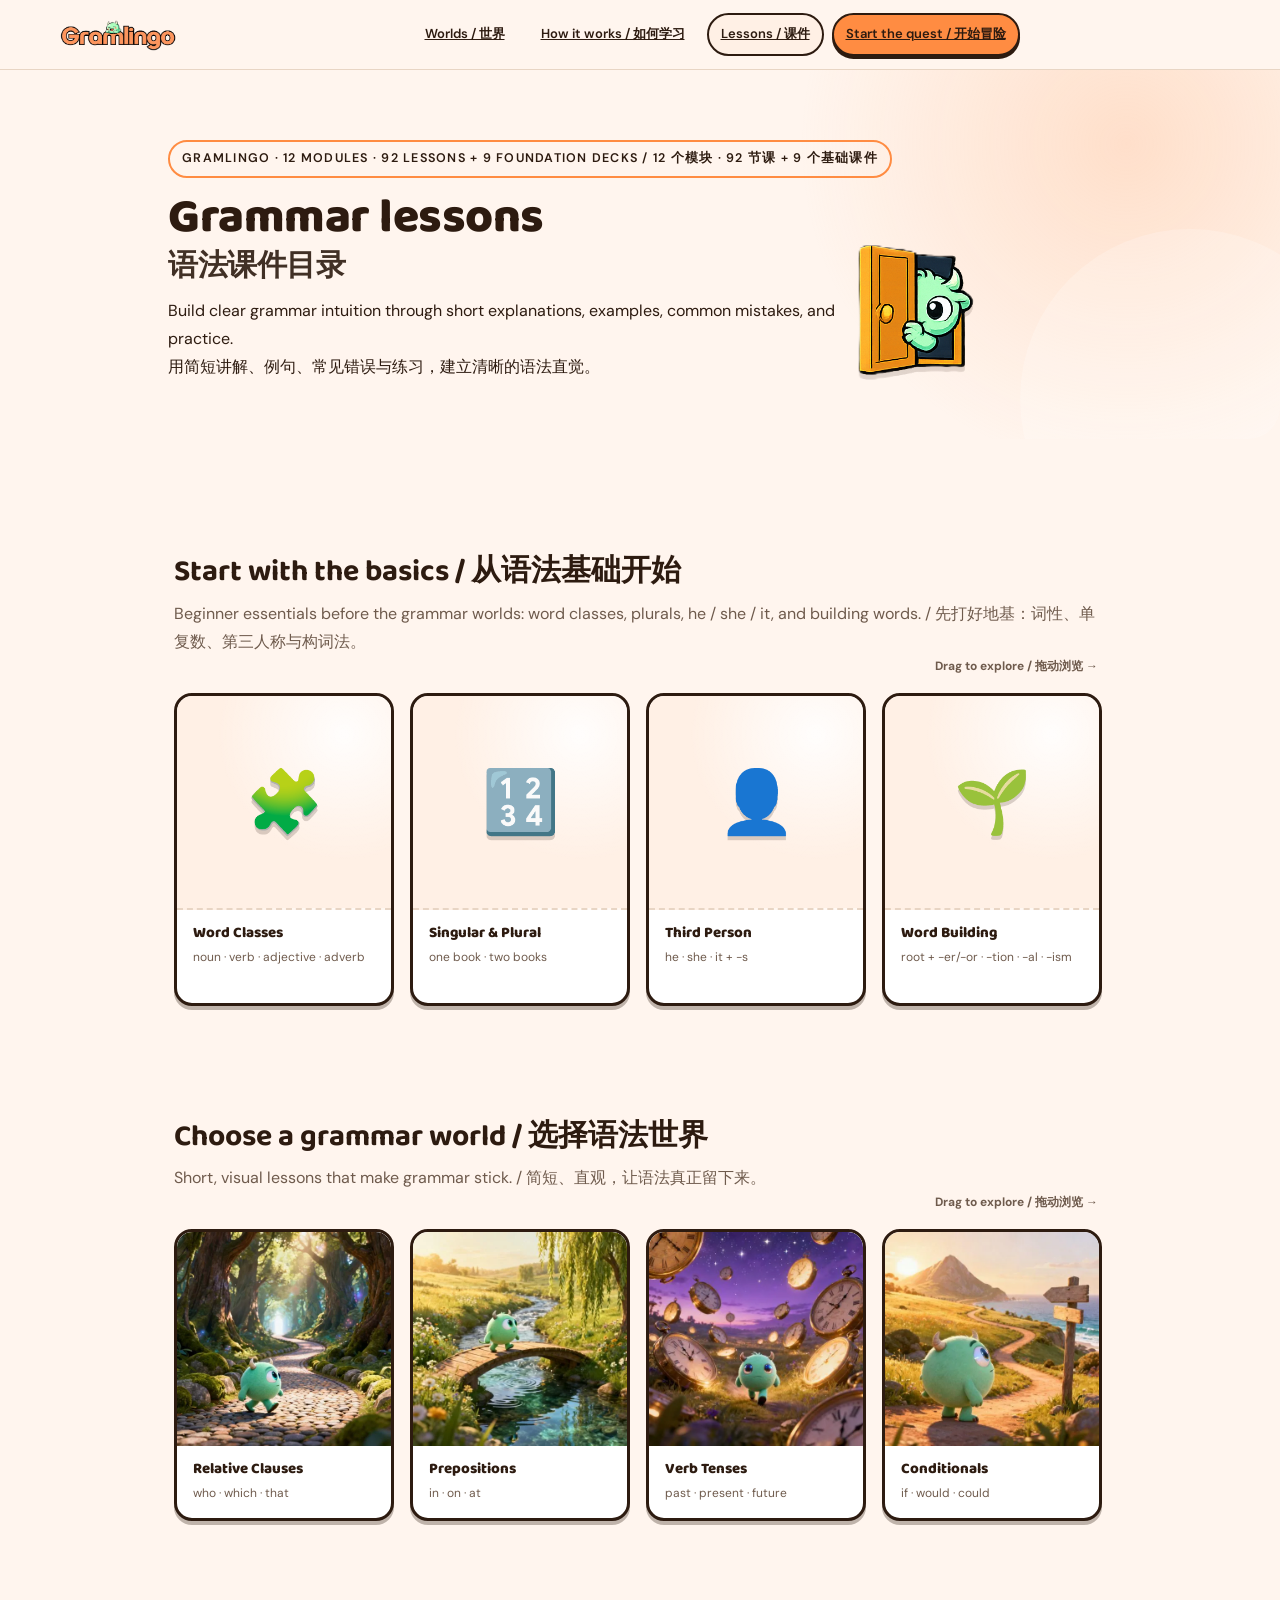
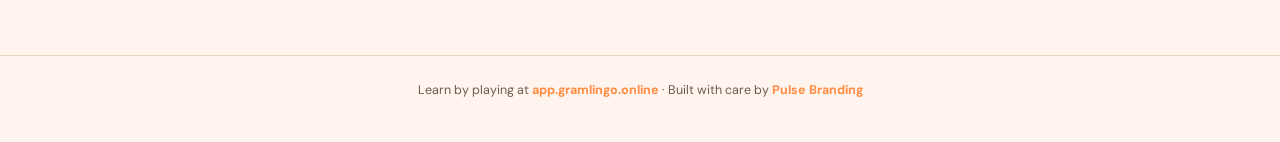
<file: index.html>
<!DOCTYPE html>
<html lang="en">
<head>
<meta charset="UTF-8">
<meta name="viewport" content="width=device-width, initial-scale=1">
<title>Grammar lessons / 语法课件 · GramLingo</title>
<link rel="stylesheet" href="lessons.css">
</head>
<body class="hub">
<nav class="lesson-nav" aria-label="Primary navigation">
  <a class="lesson-brand" href="index.html"><img src="assets/gramlingo-logo.webp" alt="GramLingo"></a>
  <div class="lesson-nav-links">
    <a class="lesson-nav-link" href="https://gramlingo.online/#sec-worlds">Worlds / 世界</a>
    <a class="lesson-nav-link" href="https://gramlingo.online/#sec-how">How it works / 如何学习</a>
    <a class="lesson-nav-link lesson-nav-link--active" href="index.html">Lessons / 课件</a>
    <a class="lesson-nav-link lesson-nav-link--cta" href="https://app.gramlingo.online">Start the quest / 开始冒险</a>
  </div>
</nav>
<header class="cover">
  <div class="wrap">
    <div class="kicker">GramLingo · 12 modules · 92 lessons + 9 foundation decks / 12 个模块 · 92 节课 + 9 个基础课件</div>
    <img class="hub-gramlin" src="assets/gramlin/peekaboo-gramlin.png" alt="" aria-hidden="true">
    <h1>Grammar lessons <span class="zh">语法课件目录</span></h1>
    <div class="sub">Build clear grammar intuition through short explanations, examples, common mistakes, and practice.<br><span class="zh">用简短讲解、例句、常见错误与练习，建立清晰的语法直觉。</span></div>
  </div>
</header>
<main>
<section class="module-gallery-section"><h2 class="section-heading">Start with the basics / 从语法基础开始</h2><p class="section-sub">Beginner essentials before the grammar worlds: word classes, plurals, he / she / it, and building words. / 先打好地基：词性、单复数、第三人称与构词法。</p><div class="gallery-wrap"><div class="module-gallery-hint">Drag to explore / 拖动浏览 →</div><div class="module-gallery">
      <a class="module-card module-card--foundation" style="--accent:#E8590C" href="word_classes.html">
        <div class="module-card-cover"><div class="ico">🧩</div></div>
        <div class="module-card-body">
          <h2>Word Classes</h2>
          <p>noun · verb · adjective · adverb</p>
        </div>
      </a>
      <a class="module-card module-card--foundation" style="--accent:#0CA678" href="singular_plural.html">
        <div class="module-card-cover"><div class="ico">🔢</div></div>
        <div class="module-card-body">
          <h2>Singular &amp; Plural</h2>
          <p>one book · two books</p>
        </div>
      </a>
      <a class="module-card module-card--foundation" style="--accent:#7048E8" href="third_person.html">
        <div class="module-card-cover"><div class="ico">👤</div></div>
        <div class="module-card-body">
          <h2>Third Person</h2>
          <p>he · she · it + -s</p>
        </div>
      </a>
      <a class="module-card module-card--foundation" style="--accent:#1971C2" href="word_building.html">
        <div class="module-card-cover"><div class="ico">🌱</div></div>
        <div class="module-card-body">
          <h2>Word Building</h2>
          <p>root + -er/-or · -tion · -al · -ism</p>
        </div>
      </a>
      <a class="module-card module-card--foundation" style="--accent:#F08C00" href="comparison.html">
        <div class="module-card-cover"><div class="ico">⚖️</div></div>
        <div class="module-card-body">
          <h2>Comparison</h2>
          <p>-er / -est · more · most · as...as</p>
        </div>
      </a>
      <a class="module-card module-card--foundation" style="--accent:#E64980" href="question_words.html">
        <div class="module-card-cover"><div class="ico">❓</div></div>
        <div class="module-card-body">
          <h2>Question Words</h2>
          <p>what · who · where · when · why · how</p>
        </div>
      </a>
      <a class="module-card module-card--foundation" style="--accent:#4263EB" href="be_verbs.html">
        <div class="module-card-cover"><div class="ico">💬</div></div>
        <div class="module-card-body">
          <h2>Be &amp; There is/are</h2>
          <p>am · is · are · there is · there are</p>
        </div>
      </a>
      <a class="module-card module-card--foundation" style="--accent:#099268" href="frequency_adverbs.html">
        <div class="module-card-cover"><div class="ico">🗓️</div></div>
        <div class="module-card-body">
          <h2>Frequency Adverbs</h2>
          <p>always · usually · often · never</p>
        </div>
      </a>
      <a class="module-card module-card--foundation" style="--accent:#B8452E" href="possessives.html">
        <div class="module-card-cover"><div class="ico">🔑</div></div>
        <div class="module-card-body">
          <h2>Possessives</h2>
          <p>my · mine · Anna's · whose</p>
        </div>
      </a></div></div></section>
<section class="module-gallery-section"><h2 class="section-heading">Choose a grammar world / 选择语法世界</h2><p class="section-sub">Short, visual lessons that make grammar stick. / 简短、直观，让语法真正留下来。</p><div class="gallery-wrap"><div class="module-gallery-hint">Drag to explore / 拖动浏览 →</div><div class="module-gallery">
      <a class="module-card" href="clauses.html">
        <div class="module-card-cover"><img src="assets/covers/cover-clauses.webp" width="512" height="512" alt="Relative Clauses" loading="lazy"></div>
        <div class="module-card-body">
          <h2>Relative Clauses</h2>
          <p>who · which · that</p>
        </div>
      </a>
      <a class="module-card" href="prepositions.html">
        <div class="module-card-cover"><img src="assets/covers/cover-prepositions.webp" width="512" height="512" alt="Prepositions" loading="lazy"></div>
        <div class="module-card-body">
          <h2>Prepositions</h2>
          <p>in · on · at</p>
        </div>
      </a>
      <a class="module-card" href="tenses.html">
        <div class="module-card-cover"><img src="assets/covers/cover-tenses.webp" width="512" height="512" alt="Verb Tenses" loading="lazy"></div>
        <div class="module-card-body">
          <h2>Verb Tenses</h2>
          <p>past · present · future</p>
        </div>
      </a>
      <a class="module-card" href="conditionals.html">
        <div class="module-card-cover"><img src="assets/covers/cover-conditionals.webp" width="512" height="512" alt="Conditionals" loading="lazy"></div>
        <div class="module-card-body">
          <h2>Conditionals</h2>
          <p>if · would · could</p>
        </div>
      </a>
      <a class="module-card" href="passive.html">
        <div class="module-card-cover"><img src="assets/covers/cover-passive.webp" width="512" height="512" alt="Passive Voice" loading="lazy"></div>
        <div class="module-card-body">
          <h2>Passive Voice</h2>
          <p>is done · was made</p>
        </div>
      </a>
      <a class="module-card" href="reported.html">
        <div class="module-card-cover"><img src="assets/covers/cover-reported.webp" width="512" height="512" alt="Reported Speech" loading="lazy"></div>
        <div class="module-card-body">
          <h2>Reported Speech</h2>
          <p>she said that…</p>
        </div>
      </a>
      <a class="module-card" href="modals.html">
        <div class="module-card-cover"><img src="assets/covers/cover-modals.webp" width="512" height="512" alt="Modals" loading="lazy"></div>
        <div class="module-card-body">
          <h2>Modals</h2>
          <p>can · must · might</p>
        </div>
      </a>
      <a class="module-card" href="determiners.html">
        <div class="module-card-cover"><img src="assets/covers/cover-determiners.webp" width="512" height="512" alt="Articles &amp; Determiners" loading="lazy"></div>
        <div class="module-card-body">
          <h2>Articles &amp; Determiners</h2>
          <p>a · an · the</p>
        </div>
      </a>
      <a class="module-card" href="conjunctions.html">
        <div class="module-card-cover"><img src="assets/covers/cover-conjunctions.webp" width="512" height="512" alt="Conjunctions" loading="lazy"></div>
        <div class="module-card-body">
          <h2>Conjunctions</h2>
          <p>and · but · because</p>
        </div>
      </a>
      <a class="module-card" href="verb_patterns.html">
        <div class="module-card-cover"><img src="assets/covers/cover-verb_patterns.webp" width="512" height="512" alt="Verb Patterns" loading="lazy"></div>
        <div class="module-card-body">
          <h2>Verb Patterns</h2>
          <p>enjoy doing · decide to do</p>
        </div>
      </a>
      <a class="module-card" href="sentence_structure.html">
        <div class="module-card-cover"><img src="assets/covers/cover-sentence_structure.webp" width="512" height="512" alt="Sentence Structure" loading="lazy"></div>
        <div class="module-card-body">
          <h2>Sentence Structure</h2>
          <p>subject · verb · object</p>
        </div>
      </a>
      <a class="module-card" href="advanced.html">
        <div class="module-card-cover"><img src="assets/covers/cover-advanced.webp" width="512" height="512" alt="Advanced Expressions" loading="lazy"></div>
        <div class="module-card-body">
          <h2>Advanced Expressions</h2>
          <p>idioms that impress</p>
        </div>
      </a></div></div></section>
</main>
<footer>Learn by playing at <a href="https://app.gramlingo.online">app.gramlingo.online</a> · Built with care by <a href="https://pulse-branding.com">Pulse Branding</a></footer>
</body>
</html>
</file>
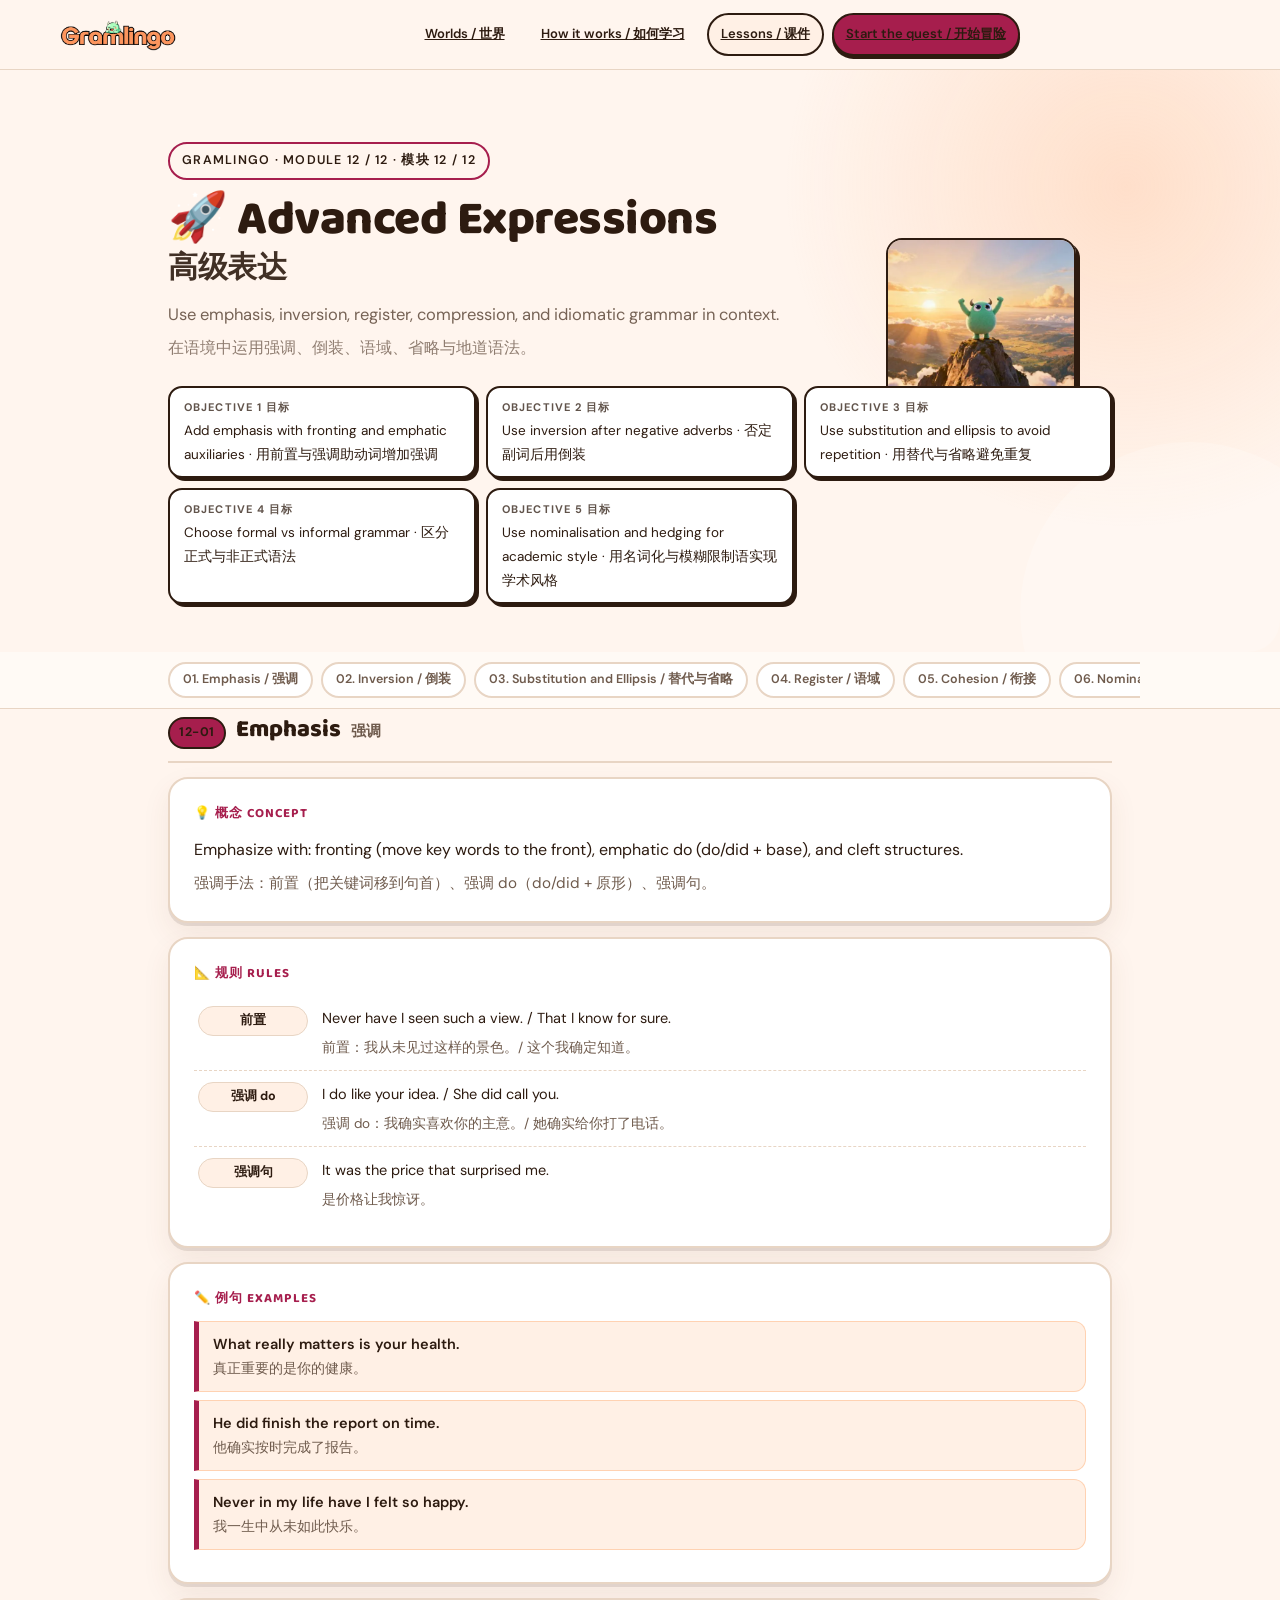
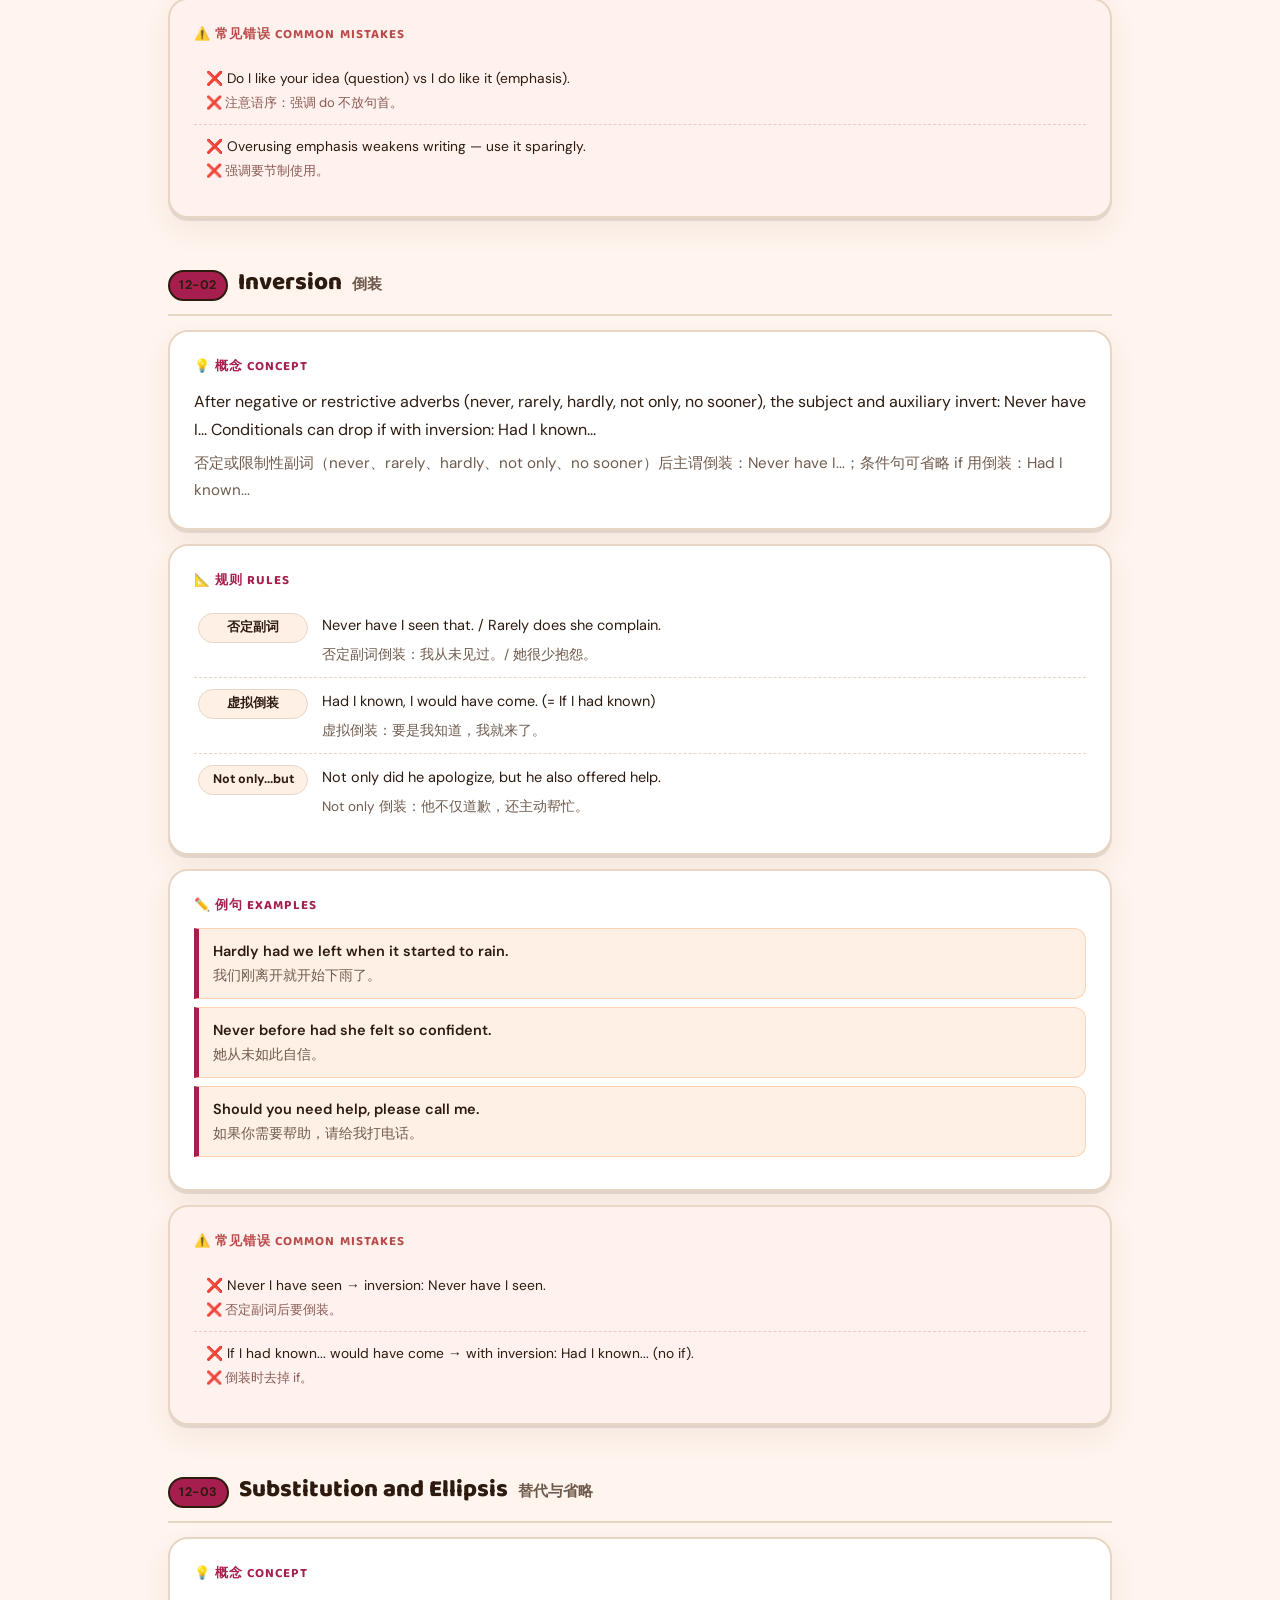
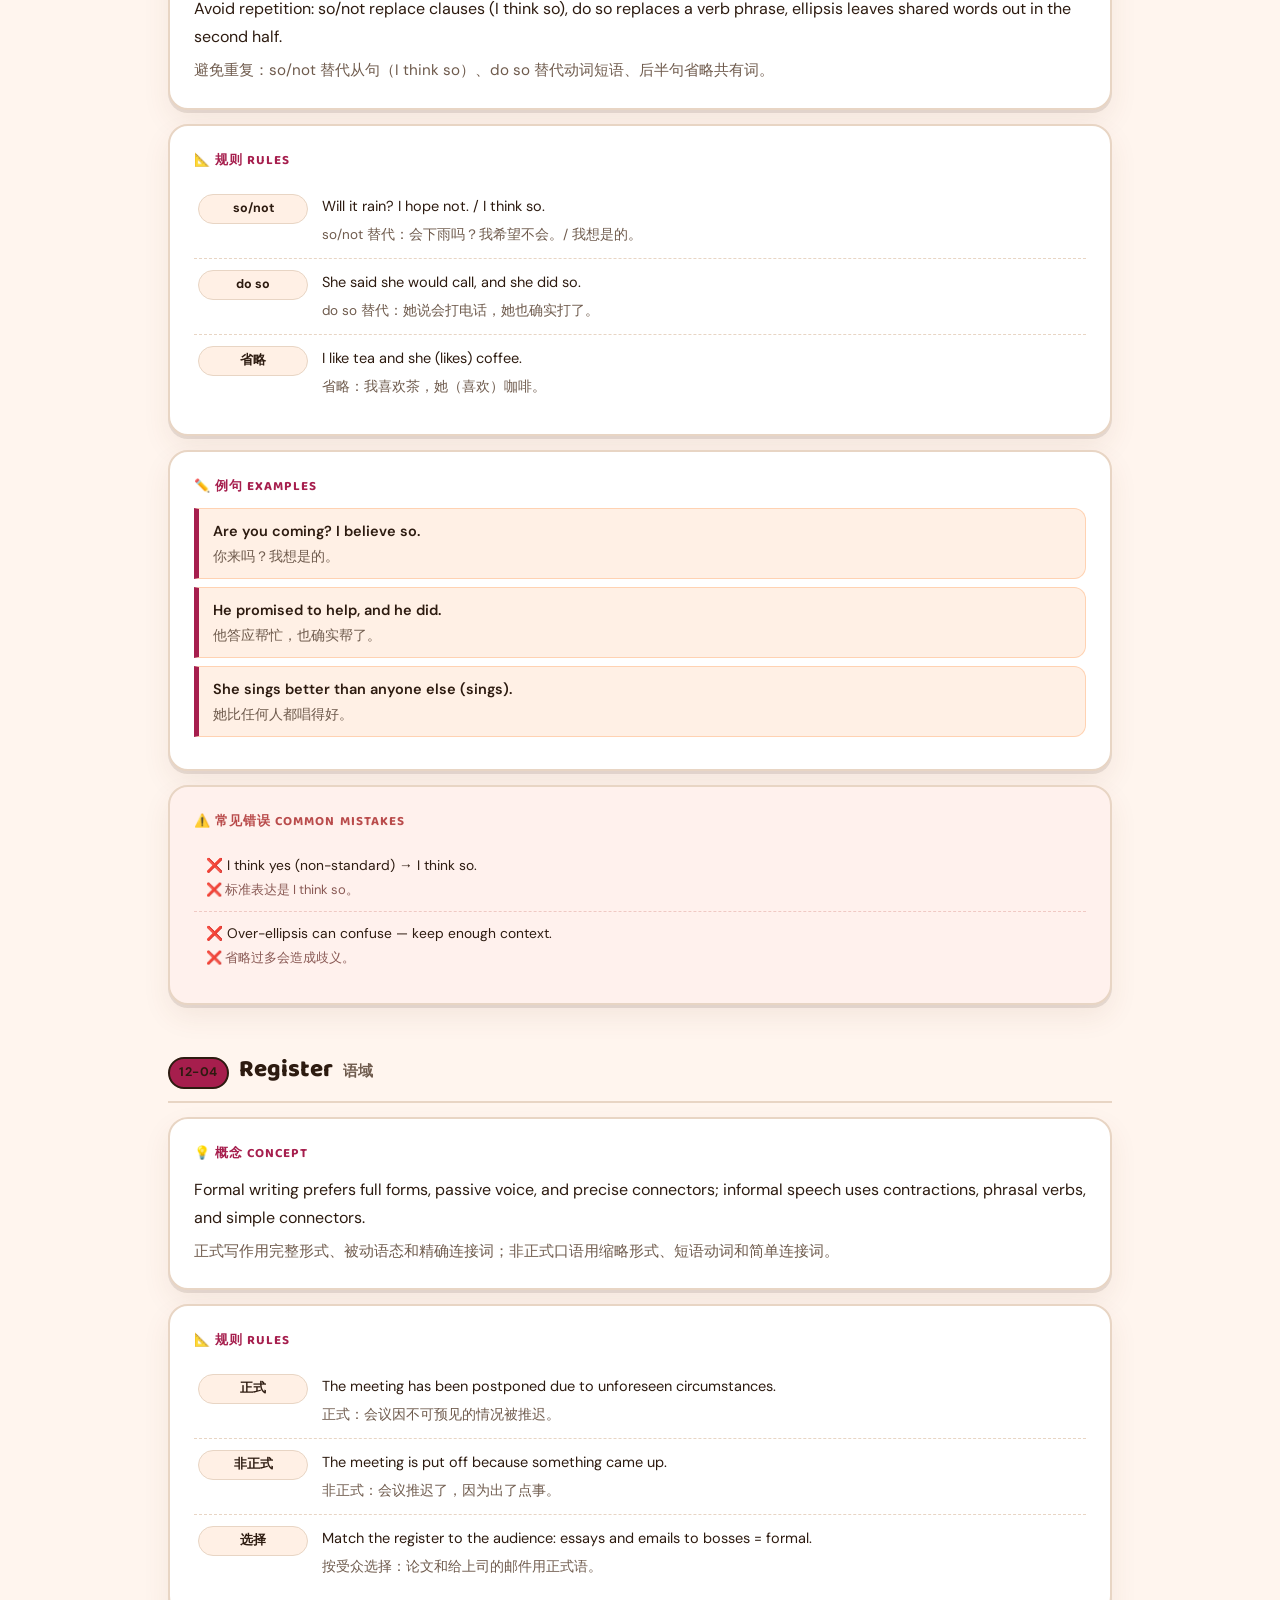
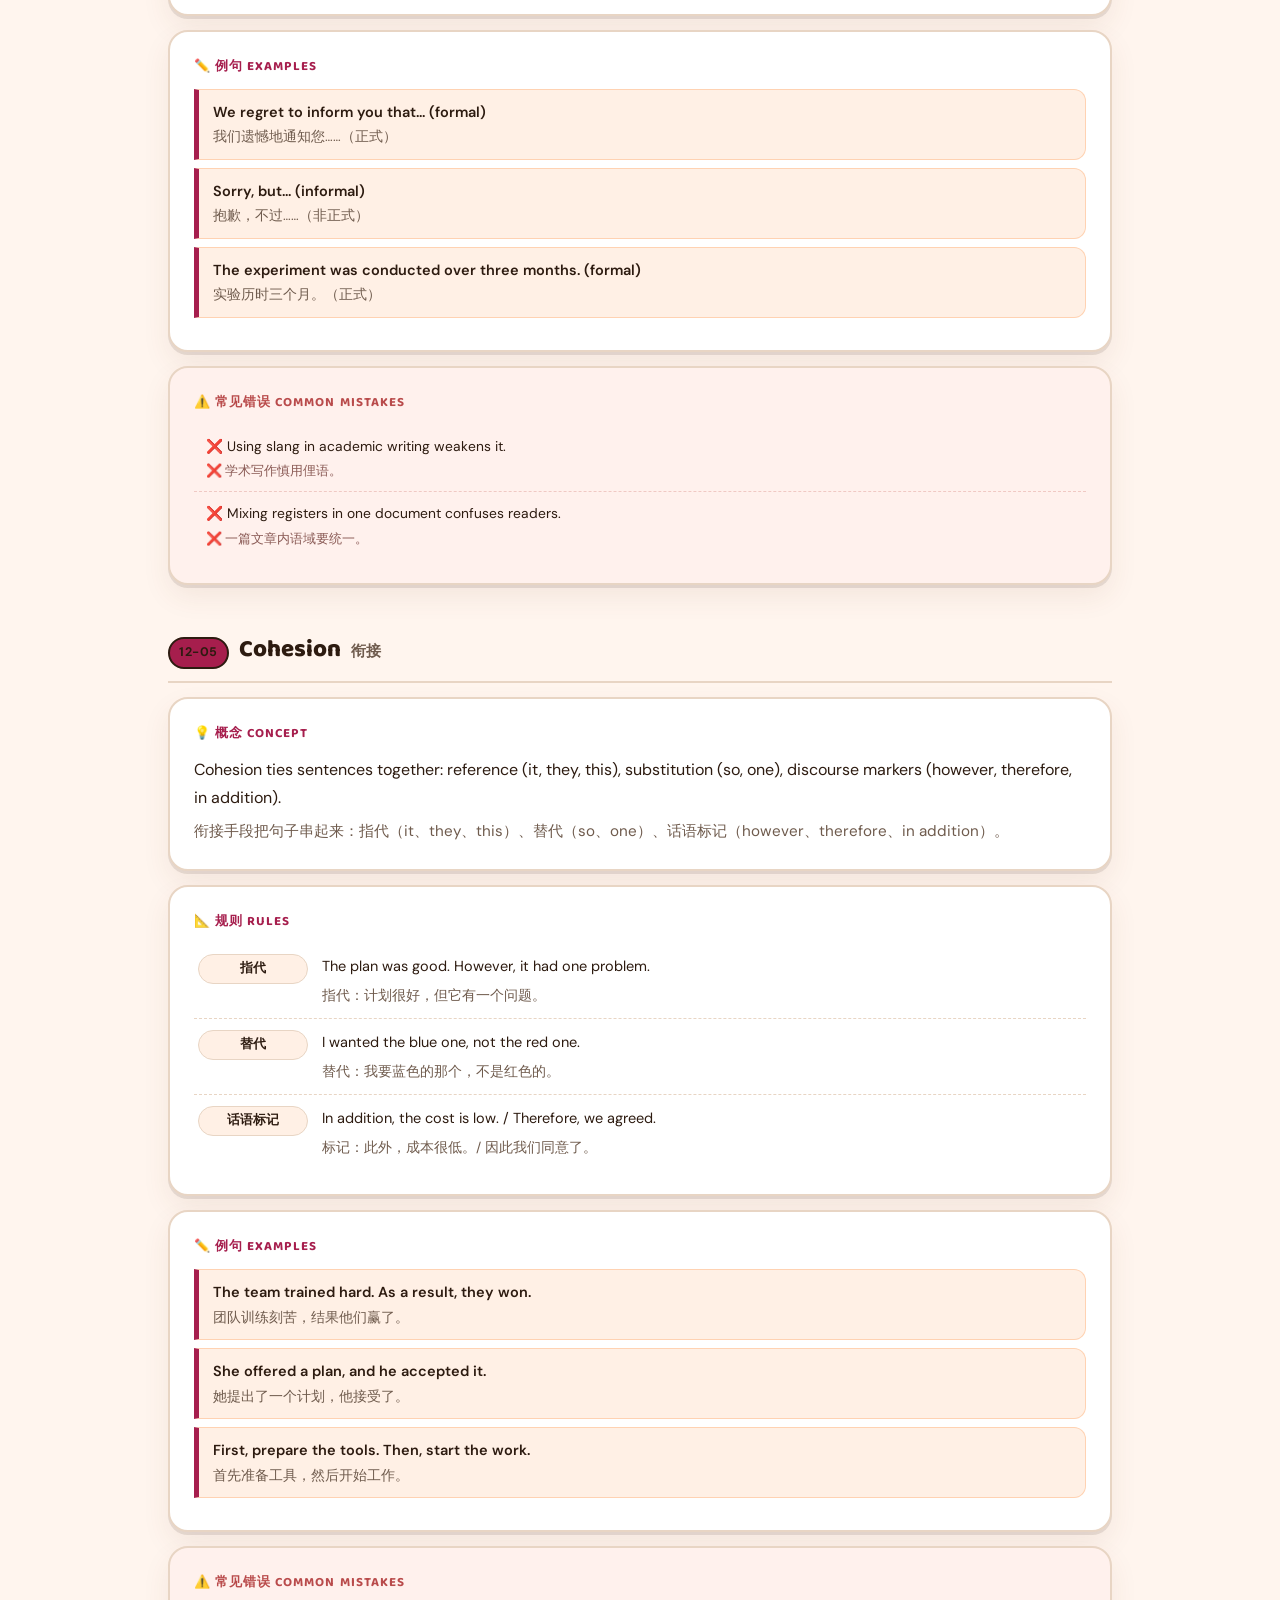
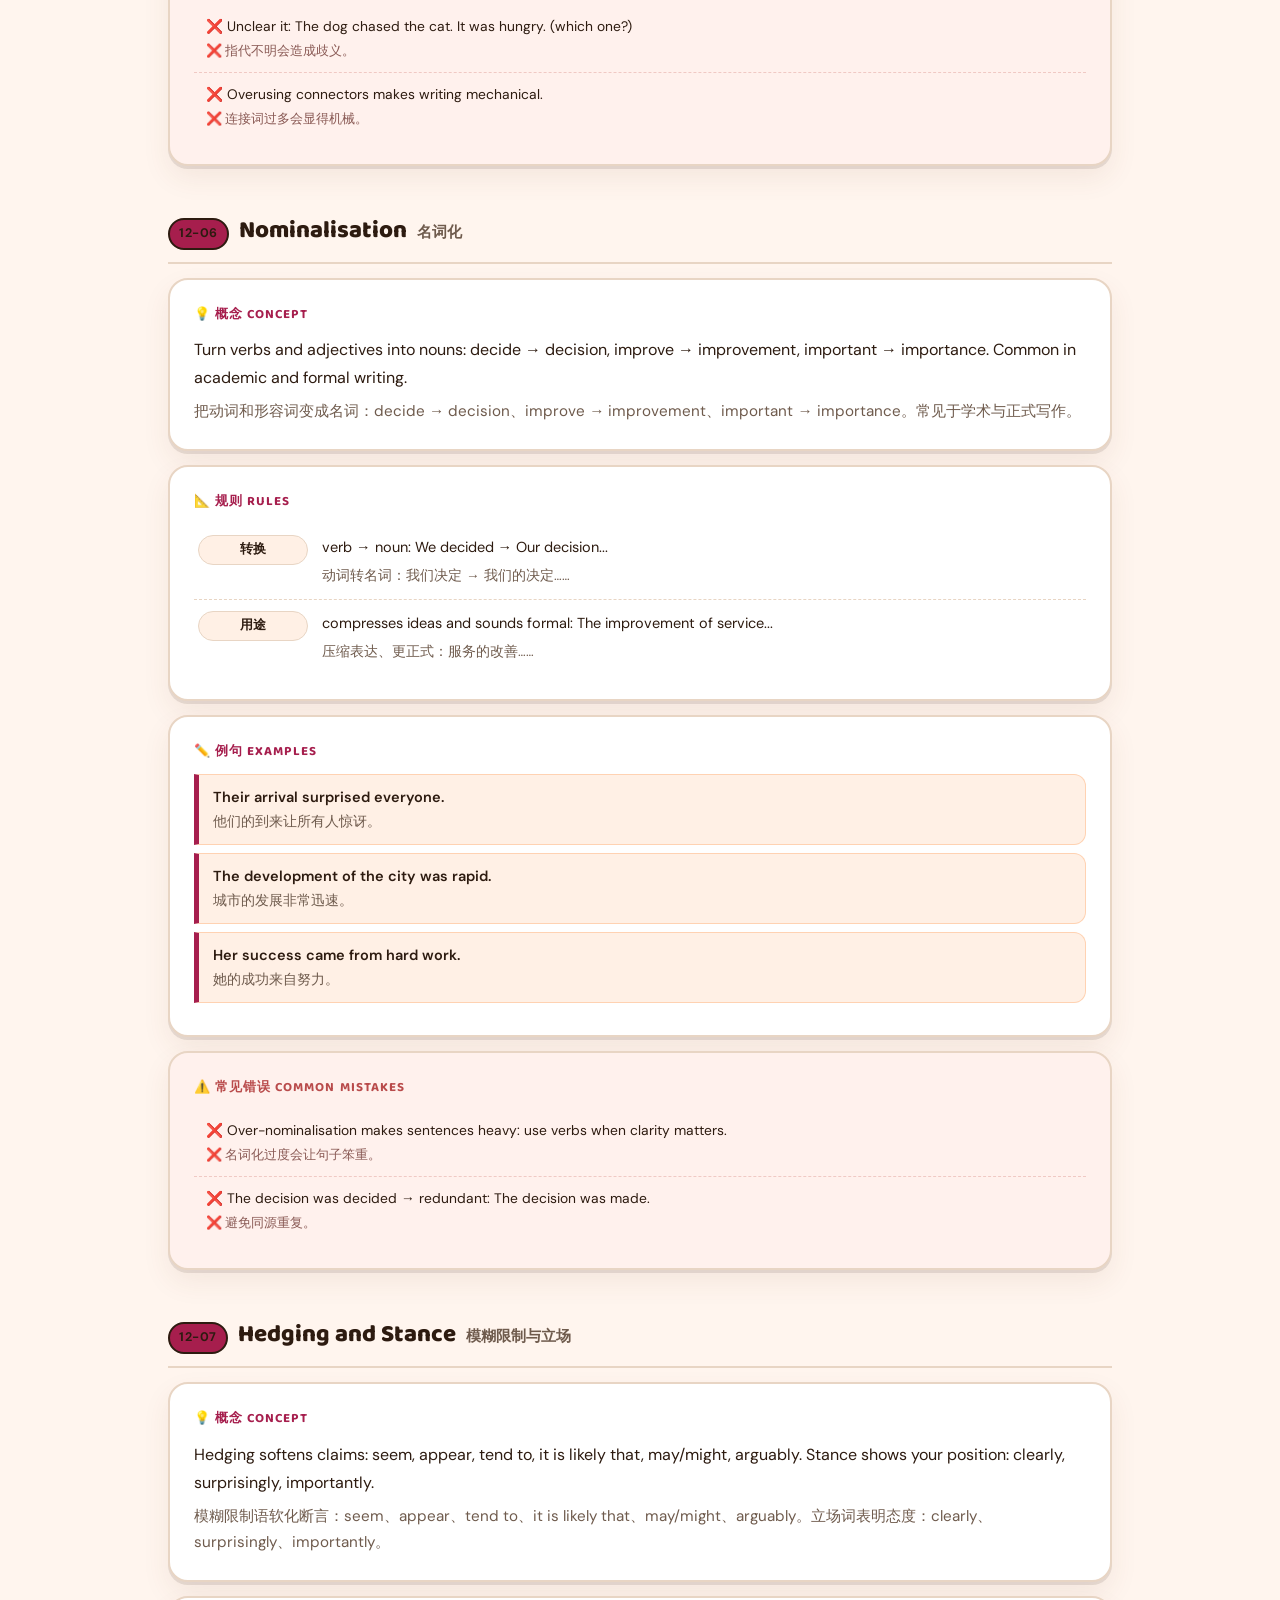
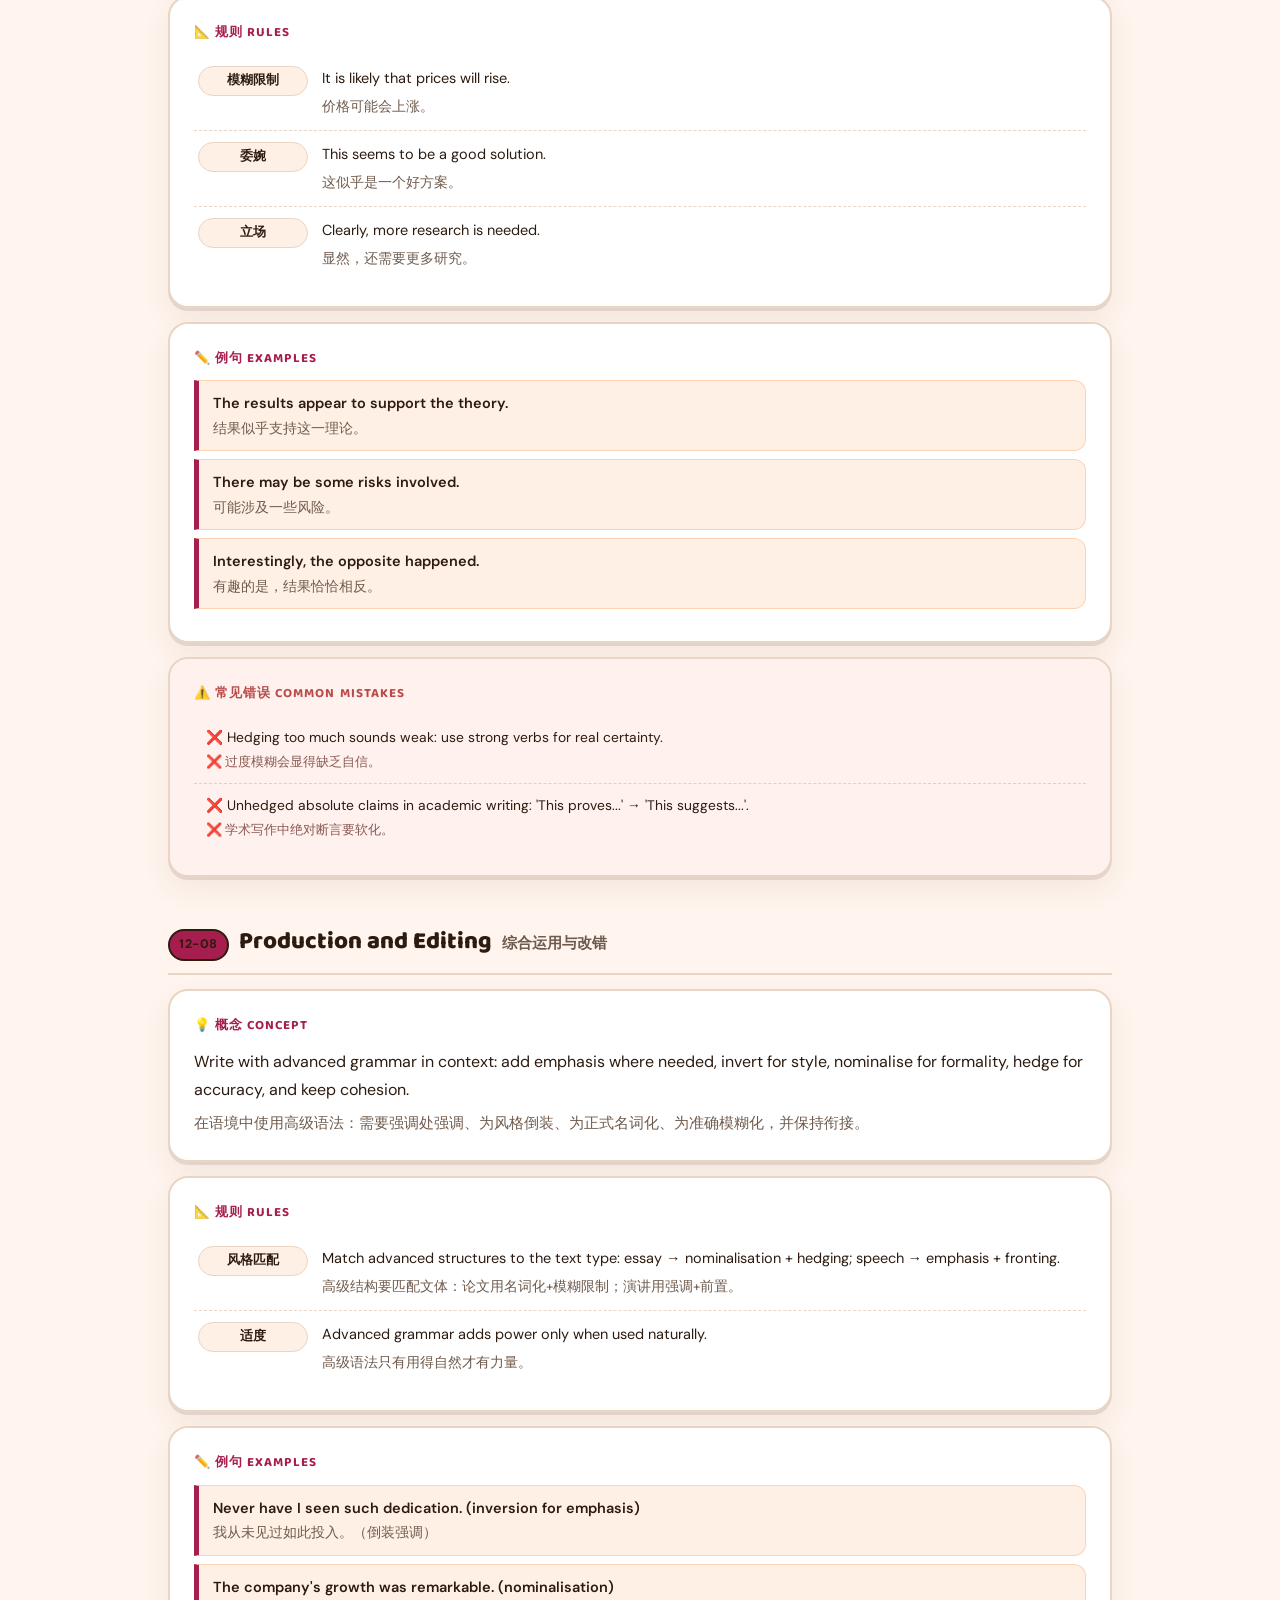
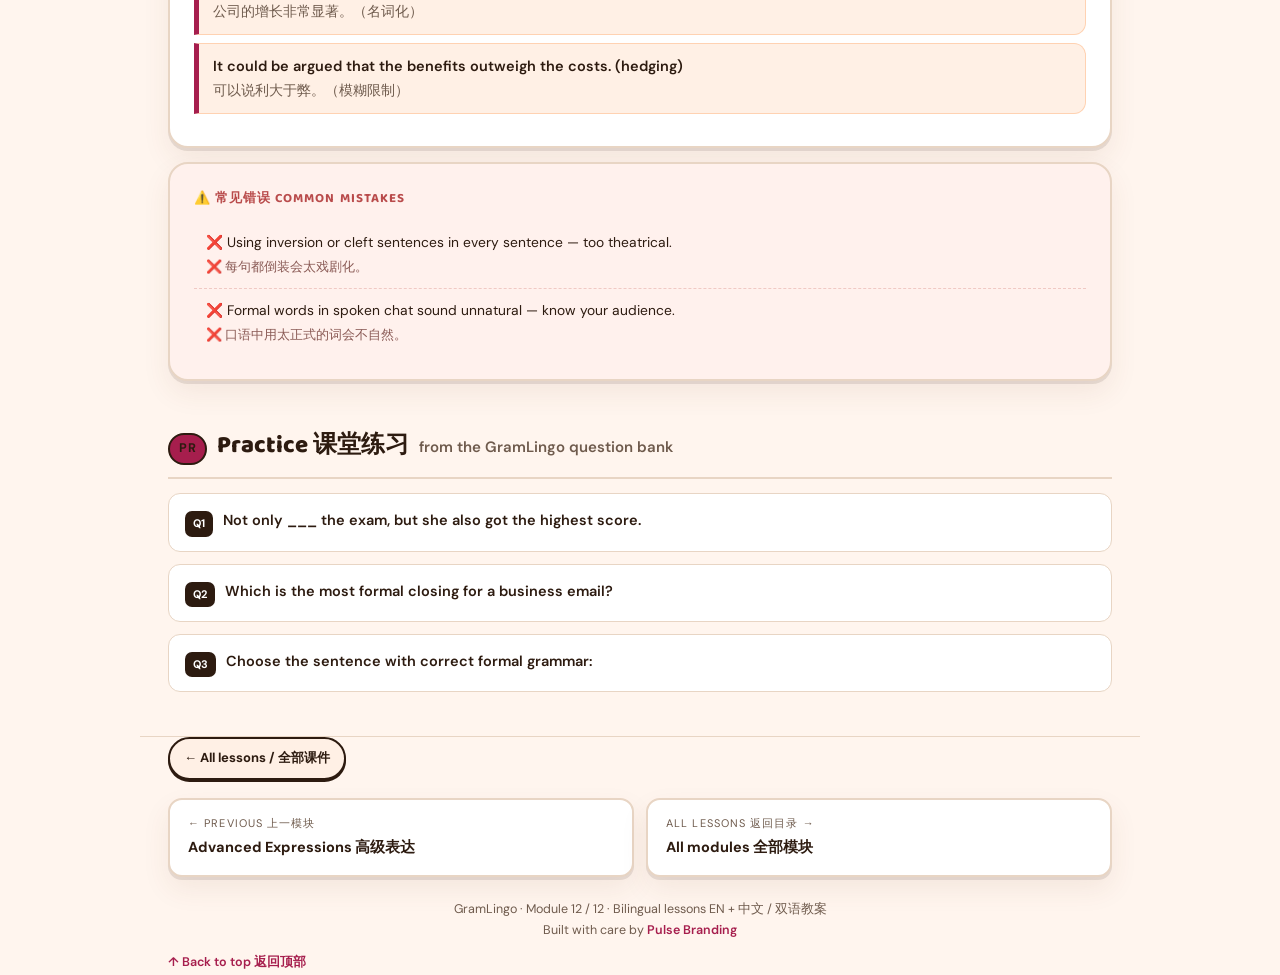
<file: advanced.html>
<!DOCTYPE html>
<html lang="en">
<head>
<meta charset="UTF-8">
<meta name="viewport" content="width=device-width, initial-scale=1">
<title>Module 12 · Advanced Expressions — GramLingo Lessons / 语法课件</title>
<link rel="stylesheet" href="lessons.css">
</head>
<body data-accent="#A61E4D">
<nav class="lesson-nav" aria-label="Primary navigation">
  <a class="lesson-brand" href="index.html"><img src="assets/gramlingo-logo.webp" alt="GramLingo"></a>
  <div class="lesson-nav-links">
    <a class="lesson-nav-link" href="https://gramlingo.online/#sec-worlds">Worlds / 世界</a>
    <a class="lesson-nav-link" href="https://gramlingo.online/#sec-how">How it works / 如何学习</a>
    <a class="lesson-nav-link lesson-nav-link--active" href="index.html">Lessons / 课件</a>
    <a class="lesson-nav-link lesson-nav-link--cta" href="https://app.gramlingo.online">Start the quest / 开始冒险</a>
  </div>
</nav>
<header class="cover">
  <div class="wrap">
    <div class="kicker">GramLingo · Module 12 / 12 · 模块 12 / 12</div>
    <h1>🚀 Advanced Expressions<span class="zh">高级表达</span></h1>
    <img class="cover-art" src="assets/covers/cover-advanced.webp" alt="" loading="eager">
    <div class="desc">Use emphasis, inversion, register, compression, and idiomatic grammar in context.<span class="zh">在语境中运用强调、倒装、语域、省略与地道语法。</span></div>
    <div class="objectives"><div><b>Objective 1 目标</b>Add emphasis with fronting and emphatic auxiliaries · 用前置与强调助动词增加强调</div><div><b>Objective 2 目标</b>Use inversion after negative adverbs · 否定副词后用倒装</div><div><b>Objective 3 目标</b>Use substitution and ellipsis to avoid repetition · 用替代与省略避免重复</div><div><b>Objective 4 目标</b>Choose formal vs informal grammar · 区分正式与非正式语法</div><div><b>Objective 5 目标</b>Use nominalisation and hedging for academic style · 用名词化与模糊限制语实现学术风格</div></div>
  </div>
</header>
<nav class="toc"><div class="wrap"><a href="#advanced_emphasis">01. Emphasis / 强调</a><a href="#advanced_inversion">02. Inversion / 倒装</a><a href="#advanced_substitution">03. Substitution and Ellipsis / 替代与省略</a><a href="#advanced_register">04. Register / 语域</a><a href="#advanced_cohesion">05. Cohesion / 衔接</a><a href="#advanced_nominalisation">06. Nominalisation / 名词化</a><a href="#advanced_hedging">07. Hedging and Stance / 模糊限制与立场</a><a href="#advanced_prod">08. Production and Editing / 综合运用与改错</a><a href="#practice">Practice 练习</a></div></nav>
<main class="wrap">
  
      <section class="phase" id="advanced_emphasis">
        <div class="phase-head">
          <span class="phase-num">12-01</span>
          <h2>Emphasis</h2>
          <span class="zh">强调</span>
        </div>
        <div class="card"><h3>💡 概念 Concept</h3><div class="concept">Emphasize with: fronting (move key words to the front), emphatic do (do/did + base), and cleft structures.<span class="zh">强调手法：前置（把关键词移到句首）、强调 do（do/did + 原形）、强调句。</span></div></div>
        <div class="card"><h3>📐 规则 Rules</h3><div class="rules"><div class="rule"><b>前置</b><div class="en">Never have I seen such a view. / That I know for sure.</div><div class="zh">前置：我从未见过这样的景色。/ 这个我确定知道。</div></div><div class="rule"><b>强调 do</b><div class="en">I do like your idea. / She did call you.</div><div class="zh">强调 do：我确实喜欢你的主意。/ 她确实给你打了电话。</div></div><div class="rule"><b>强调句</b><div class="en">It was the price that surprised me.</div><div class="zh">是价格让我惊讶。</div></div></div></div>
        <div class="card"><h3>✏️ 例句 Examples</h3><div class="ex"><div class="en">What really matters is your health.</div><div class="zh">真正重要的是你的健康。</div></div><div class="ex"><div class="en">He did finish the report on time.</div><div class="zh">他确实按时完成了报告。</div></div><div class="ex"><div class="en">Never in my life have I felt so happy.</div><div class="zh">我一生中从未如此快乐。</div></div></div>
        <div class="card mistakes"><h3>⚠️ 常见错误 Common Mistakes</h3><div class="mistake">❌ Do I like your idea (question) vs I do like it (emphasis).<span class="zh">❌ 注意语序：强调 do 不放句首。</span></div><div class="mistake">❌ Overusing emphasis weakens writing — use it sparingly.<span class="zh">❌ 强调要节制使用。</span></div></div>
      </section>
      <section class="phase" id="advanced_inversion">
        <div class="phase-head">
          <span class="phase-num">12-02</span>
          <h2>Inversion</h2>
          <span class="zh">倒装</span>
        </div>
        <div class="card"><h3>💡 概念 Concept</h3><div class="concept">After negative or restrictive adverbs (never, rarely, hardly, not only, no sooner), the subject and auxiliary invert: Never have I... Conditionals can drop if with inversion: Had I known...<span class="zh">否定或限制性副词（never、rarely、hardly、not only、no sooner）后主谓倒装：Never have I...；条件句可省略 if 用倒装：Had I known...</span></div></div>
        <div class="card"><h3>📐 规则 Rules</h3><div class="rules"><div class="rule"><b>否定副词</b><div class="en">Never have I seen that. / Rarely does she complain.</div><div class="zh">否定副词倒装：我从未见过。/ 她很少抱怨。</div></div><div class="rule"><b>虚拟倒装</b><div class="en">Had I known, I would have come. (= If I had known)</div><div class="zh">虚拟倒装：要是我知道，我就来了。</div></div><div class="rule"><b>Not only...but</b><div class="en">Not only did he apologize, but he also offered help.</div><div class="zh">Not only 倒装：他不仅道歉，还主动帮忙。</div></div></div></div>
        <div class="card"><h3>✏️ 例句 Examples</h3><div class="ex"><div class="en">Hardly had we left when it started to rain.</div><div class="zh">我们刚离开就开始下雨了。</div></div><div class="ex"><div class="en">Never before had she felt so confident.</div><div class="zh">她从未如此自信。</div></div><div class="ex"><div class="en">Should you need help, please call me.</div><div class="zh">如果你需要帮助，请给我打电话。</div></div></div>
        <div class="card mistakes"><h3>⚠️ 常见错误 Common Mistakes</h3><div class="mistake">❌ Never I have seen → inversion: Never have I seen.<span class="zh">❌ 否定副词后要倒装。</span></div><div class="mistake">❌ If I had known... would have come → with inversion: Had I known... (no if).<span class="zh">❌ 倒装时去掉 if。</span></div></div>
      </section>
      <section class="phase" id="advanced_substitution">
        <div class="phase-head">
          <span class="phase-num">12-03</span>
          <h2>Substitution and Ellipsis</h2>
          <span class="zh">替代与省略</span>
        </div>
        <div class="card"><h3>💡 概念 Concept</h3><div class="concept">Avoid repetition: so/not replace clauses (I think so), do so replaces a verb phrase, ellipsis leaves shared words out in the second half.<span class="zh">避免重复：so/not 替代从句（I think so）、do so 替代动词短语、后半句省略共有词。</span></div></div>
        <div class="card"><h3>📐 规则 Rules</h3><div class="rules"><div class="rule"><b>so/not</b><div class="en">Will it rain? I hope not. / I think so.</div><div class="zh">so/not 替代：会下雨吗？我希望不会。/ 我想是的。</div></div><div class="rule"><b>do so</b><div class="en">She said she would call, and she did so.</div><div class="zh">do so 替代：她说会打电话，她也确实打了。</div></div><div class="rule"><b>省略</b><div class="en">I like tea and she (likes) coffee.</div><div class="zh">省略：我喜欢茶，她（喜欢）咖啡。</div></div></div></div>
        <div class="card"><h3>✏️ 例句 Examples</h3><div class="ex"><div class="en">Are you coming? I believe so.</div><div class="zh">你来吗？我想是的。</div></div><div class="ex"><div class="en">He promised to help, and he did.</div><div class="zh">他答应帮忙，也确实帮了。</div></div><div class="ex"><div class="en">She sings better than anyone else (sings).</div><div class="zh">她比任何人都唱得好。</div></div></div>
        <div class="card mistakes"><h3>⚠️ 常见错误 Common Mistakes</h3><div class="mistake">❌ I think yes (non-standard) → I think so.<span class="zh">❌ 标准表达是 I think so。</span></div><div class="mistake">❌ Over-ellipsis can confuse — keep enough context.<span class="zh">❌ 省略过多会造成歧义。</span></div></div>
      </section>
      <section class="phase" id="advanced_register">
        <div class="phase-head">
          <span class="phase-num">12-04</span>
          <h2>Register</h2>
          <span class="zh">语域</span>
        </div>
        <div class="card"><h3>💡 概念 Concept</h3><div class="concept">Formal writing prefers full forms, passive voice, and precise connectors; informal speech uses contractions, phrasal verbs, and simple connectors.<span class="zh">正式写作用完整形式、被动语态和精确连接词；非正式口语用缩略形式、短语动词和简单连接词。</span></div></div>
        <div class="card"><h3>📐 规则 Rules</h3><div class="rules"><div class="rule"><b>正式</b><div class="en">The meeting has been postponed due to unforeseen circumstances.</div><div class="zh">正式：会议因不可预见的情况被推迟。</div></div><div class="rule"><b>非正式</b><div class="en">The meeting is put off because something came up.</div><div class="zh">非正式：会议推迟了，因为出了点事。</div></div><div class="rule"><b>选择</b><div class="en">Match the register to the audience: essays and emails to bosses = formal.</div><div class="zh">按受众选择：论文和给上司的邮件用正式语。</div></div></div></div>
        <div class="card"><h3>✏️ 例句 Examples</h3><div class="ex"><div class="en">We regret to inform you that... (formal)</div><div class="zh">我们遗憾地通知您……（正式）</div></div><div class="ex"><div class="en">Sorry, but... (informal)</div><div class="zh">抱歉，不过……（非正式）</div></div><div class="ex"><div class="en">The experiment was conducted over three months. (formal)</div><div class="zh">实验历时三个月。（正式）</div></div></div>
        <div class="card mistakes"><h3>⚠️ 常见错误 Common Mistakes</h3><div class="mistake">❌ Using slang in academic writing weakens it.<span class="zh">❌ 学术写作慎用俚语。</span></div><div class="mistake">❌ Mixing registers in one document confuses readers.<span class="zh">❌ 一篇文章内语域要统一。</span></div></div>
      </section>
      <section class="phase" id="advanced_cohesion">
        <div class="phase-head">
          <span class="phase-num">12-05</span>
          <h2>Cohesion</h2>
          <span class="zh">衔接</span>
        </div>
        <div class="card"><h3>💡 概念 Concept</h3><div class="concept">Cohesion ties sentences together: reference (it, they, this), substitution (so, one), discourse markers (however, therefore, in addition).<span class="zh">衔接手段把句子串起来：指代（it、they、this）、替代（so、one）、话语标记（however、therefore、in addition）。</span></div></div>
        <div class="card"><h3>📐 规则 Rules</h3><div class="rules"><div class="rule"><b>指代</b><div class="en">The plan was good. However, it had one problem.</div><div class="zh">指代：计划很好，但它有一个问题。</div></div><div class="rule"><b>替代</b><div class="en">I wanted the blue one, not the red one.</div><div class="zh">替代：我要蓝色的那个，不是红色的。</div></div><div class="rule"><b>话语标记</b><div class="en">In addition, the cost is low. / Therefore, we agreed.</div><div class="zh">标记：此外，成本很低。/ 因此我们同意了。</div></div></div></div>
        <div class="card"><h3>✏️ 例句 Examples</h3><div class="ex"><div class="en">The team trained hard. As a result, they won.</div><div class="zh">团队训练刻苦，结果他们赢了。</div></div><div class="ex"><div class="en">She offered a plan, and he accepted it.</div><div class="zh">她提出了一个计划，他接受了。</div></div><div class="ex"><div class="en">First, prepare the tools. Then, start the work.</div><div class="zh">首先准备工具，然后开始工作。</div></div></div>
        <div class="card mistakes"><h3>⚠️ 常见错误 Common Mistakes</h3><div class="mistake">❌ Unclear it: The dog chased the cat. It was hungry. (which one?)<span class="zh">❌ 指代不明会造成歧义。</span></div><div class="mistake">❌ Overusing connectors makes writing mechanical.<span class="zh">❌ 连接词过多会显得机械。</span></div></div>
      </section>
      <section class="phase" id="advanced_nominalisation">
        <div class="phase-head">
          <span class="phase-num">12-06</span>
          <h2>Nominalisation</h2>
          <span class="zh">名词化</span>
        </div>
        <div class="card"><h3>💡 概念 Concept</h3><div class="concept">Turn verbs and adjectives into nouns: decide → decision, improve → improvement, important → importance. Common in academic and formal writing.<span class="zh">把动词和形容词变成名词：decide → decision、improve → improvement、important → importance。常见于学术与正式写作。</span></div></div>
        <div class="card"><h3>📐 规则 Rules</h3><div class="rules"><div class="rule"><b>转换</b><div class="en">verb → noun: We decided → Our decision...</div><div class="zh">动词转名词：我们决定 → 我们的决定……</div></div><div class="rule"><b>用途</b><div class="en">compresses ideas and sounds formal: The improvement of service...</div><div class="zh">压缩表达、更正式：服务的改善……</div></div></div></div>
        <div class="card"><h3>✏️ 例句 Examples</h3><div class="ex"><div class="en">Their arrival surprised everyone.</div><div class="zh">他们的到来让所有人惊讶。</div></div><div class="ex"><div class="en">The development of the city was rapid.</div><div class="zh">城市的发展非常迅速。</div></div><div class="ex"><div class="en">Her success came from hard work.</div><div class="zh">她的成功来自努力。</div></div></div>
        <div class="card mistakes"><h3>⚠️ 常见错误 Common Mistakes</h3><div class="mistake">❌ Over-nominalisation makes sentences heavy: use verbs when clarity matters.<span class="zh">❌ 名词化过度会让句子笨重。</span></div><div class="mistake">❌ The decision was decided → redundant: The decision was made.<span class="zh">❌ 避免同源重复。</span></div></div>
      </section>
      <section class="phase" id="advanced_hedging">
        <div class="phase-head">
          <span class="phase-num">12-07</span>
          <h2>Hedging and Stance</h2>
          <span class="zh">模糊限制与立场</span>
        </div>
        <div class="card"><h3>💡 概念 Concept</h3><div class="concept">Hedging softens claims: seem, appear, tend to, it is likely that, may/might, arguably. Stance shows your position: clearly, surprisingly, importantly.<span class="zh">模糊限制语软化断言：seem、appear、tend to、it is likely that、may/might、arguably。立场词表明态度：clearly、surprisingly、importantly。</span></div></div>
        <div class="card"><h3>📐 规则 Rules</h3><div class="rules"><div class="rule"><b>模糊限制</b><div class="en">It is likely that prices will rise.</div><div class="zh">价格可能会上涨。</div></div><div class="rule"><b>委婉</b><div class="en">This seems to be a good solution.</div><div class="zh">这似乎是一个好方案。</div></div><div class="rule"><b>立场</b><div class="en">Clearly, more research is needed.</div><div class="zh">显然，还需要更多研究。</div></div></div></div>
        <div class="card"><h3>✏️ 例句 Examples</h3><div class="ex"><div class="en">The results appear to support the theory.</div><div class="zh">结果似乎支持这一理论。</div></div><div class="ex"><div class="en">There may be some risks involved.</div><div class="zh">可能涉及一些风险。</div></div><div class="ex"><div class="en">Interestingly, the opposite happened.</div><div class="zh">有趣的是，结果恰恰相反。</div></div></div>
        <div class="card mistakes"><h3>⚠️ 常见错误 Common Mistakes</h3><div class="mistake">❌ Hedging too much sounds weak: use strong verbs for real certainty.<span class="zh">❌ 过度模糊会显得缺乏自信。</span></div><div class="mistake">❌ Unhedged absolute claims in academic writing: 'This proves...' → 'This suggests...'.<span class="zh">❌ 学术写作中绝对断言要软化。</span></div></div>
      </section>
      <section class="phase" id="advanced_prod">
        <div class="phase-head">
          <span class="phase-num">12-08</span>
          <h2>Production and Editing</h2>
          <span class="zh">综合运用与改错</span>
        </div>
        <div class="card"><h3>💡 概念 Concept</h3><div class="concept">Write with advanced grammar in context: add emphasis where needed, invert for style, nominalise for formality, hedge for accuracy, and keep cohesion.<span class="zh">在语境中使用高级语法：需要强调处强调、为风格倒装、为正式名词化、为准确模糊化，并保持衔接。</span></div></div>
        <div class="card"><h3>📐 规则 Rules</h3><div class="rules"><div class="rule"><b>风格匹配</b><div class="en">Match advanced structures to the text type: essay → nominalisation + hedging; speech → emphasis + fronting.</div><div class="zh">高级结构要匹配文体：论文用名词化+模糊限制；演讲用强调+前置。</div></div><div class="rule"><b>适度</b><div class="en">Advanced grammar adds power only when used naturally.</div><div class="zh">高级语法只有用得自然才有力量。</div></div></div></div>
        <div class="card"><h3>✏️ 例句 Examples</h3><div class="ex"><div class="en">Never have I seen such dedication. (inversion for emphasis)</div><div class="zh">我从未见过如此投入。（倒装强调）</div></div><div class="ex"><div class="en">The company's growth was remarkable. (nominalisation)</div><div class="zh">公司的增长非常显著。（名词化）</div></div><div class="ex"><div class="en">It could be argued that the benefits outweigh the costs. (hedging)</div><div class="zh">可以说利大于弊。（模糊限制）</div></div></div>
        <div class="card mistakes"><h3>⚠️ 常见错误 Common Mistakes</h3><div class="mistake">❌ Using inversion or cleft sentences in every sentence — too theatrical.<span class="zh">❌ 每句都倒装会太戏剧化。</span></div><div class="mistake">❌ Formal words in spoken chat sound unnatural — know your audience.<span class="zh">❌ 口语中用太正式的词会不自然。</span></div></div>
      </section>
  
      <section class="phase practice" id="practice">
        <div class="phase-head"><span class="phase-num">PR</span><h2>Practice 课堂练习</h2><span class="zh">from the GramLingo question bank</span></div>
        
        <div class="p-q">
          <details>
            <summary><span class="qnum">Q1</span><span class="qtext">Not only ___ the exam, but she also got the highest score.</span></summary>
            <div class="opts"><button type="button" class="opt" aria-pressed="false">she passed</button><button type="button" class="opt right" aria-pressed="false">did she pass</button><button type="button" class="opt" aria-pressed="false">she did pass</button><button type="button" class="opt" aria-pressed="false">passed she</button></div>
            <div class="hint">Tap an option to reveal the answer · 点击选项查看答案</div>
          </details>
        </div>
        <div class="p-q">
          <details>
            <summary><span class="qnum">Q2</span><span class="qtext">Which is the most formal closing for a business email?</span></summary>
            <div class="opts"><button type="button" class="opt" aria-pressed="false">Cheers</button><button type="button" class="opt right" aria-pressed="false">Yours sincerely</button><button type="button" class="opt" aria-pressed="false">Best</button><button type="button" class="opt" aria-pressed="false">See ya</button></div>
            <div class="hint">Tap an option to reveal the answer · 点击选项查看答案</div>
          </details>
        </div>
        <div class="p-q">
          <details>
            <summary><span class="qnum">Q3</span><span class="qtext">Choose the sentence with correct formal grammar:</span></summary>
            <div class="opts"><button type="button" class="opt" aria-pressed="false">The person which called was my boss.</button><button type="button" class="opt right" aria-pressed="false">The person who called was my boss.</button><button type="button" class="opt" aria-pressed="false">The person that called was, my boss.</button><button type="button" class="opt" aria-pressed="false">The person, who called was my boss.</button></div>
            <div class="hint">Tap an option to reveal the answer · 点击选项查看答案</div>
          </details>
        </div>
      </section>
</main>
<footer class="wrap">
  <a class="hub-link" href="index.html">← All lessons / 全部课件</a>
  <div class="nav-prev-next"><a href="advanced.html"><div class="dir">← Previous 上一模块</div><div class="t">Advanced Expressions 高级表达</div></a><a href="index.html"><div class="dir">All lessons 返回目录 →</div><div class="t">All modules 全部模块</div></a></div>
  <div class="credit">GramLingo · Module 12 / 12 · Bilingual lessons EN + 中文 / 双语教案<br>Built with care by <a href="https://pulse-branding.com">Pulse Branding</a></div>
  <a class="toplink" href="#top">↑ Back to top 返回顶部</a>
</footer>
<script>
document.documentElement.style.setProperty('--accent', document.body.dataset.accent);
document.querySelectorAll('.practice .opt').forEach(function (button) {
  button.addEventListener('click', function () {
    var group = button.closest('.opts');
    group.querySelectorAll('.opt').forEach(function (option) {
      option.setAttribute('aria-pressed', option === button ? 'true' : 'false');
    });
  });
});
var links=[].slice.call(document.querySelectorAll('.toc a'));
var secs=links.map(function(a){return document.querySelector(a.getAttribute('href'));});
window.addEventListener('scroll',function(){
  var y=window.scrollY+90,best=-1;
  secs.forEach(function(s,i){if(s&&s.offsetTop<=y)best=i;});
  links.forEach(function(a,i){a.classList.toggle('on',i===best);});
},{passive:true});
</script>
</body>
</html>
</file>
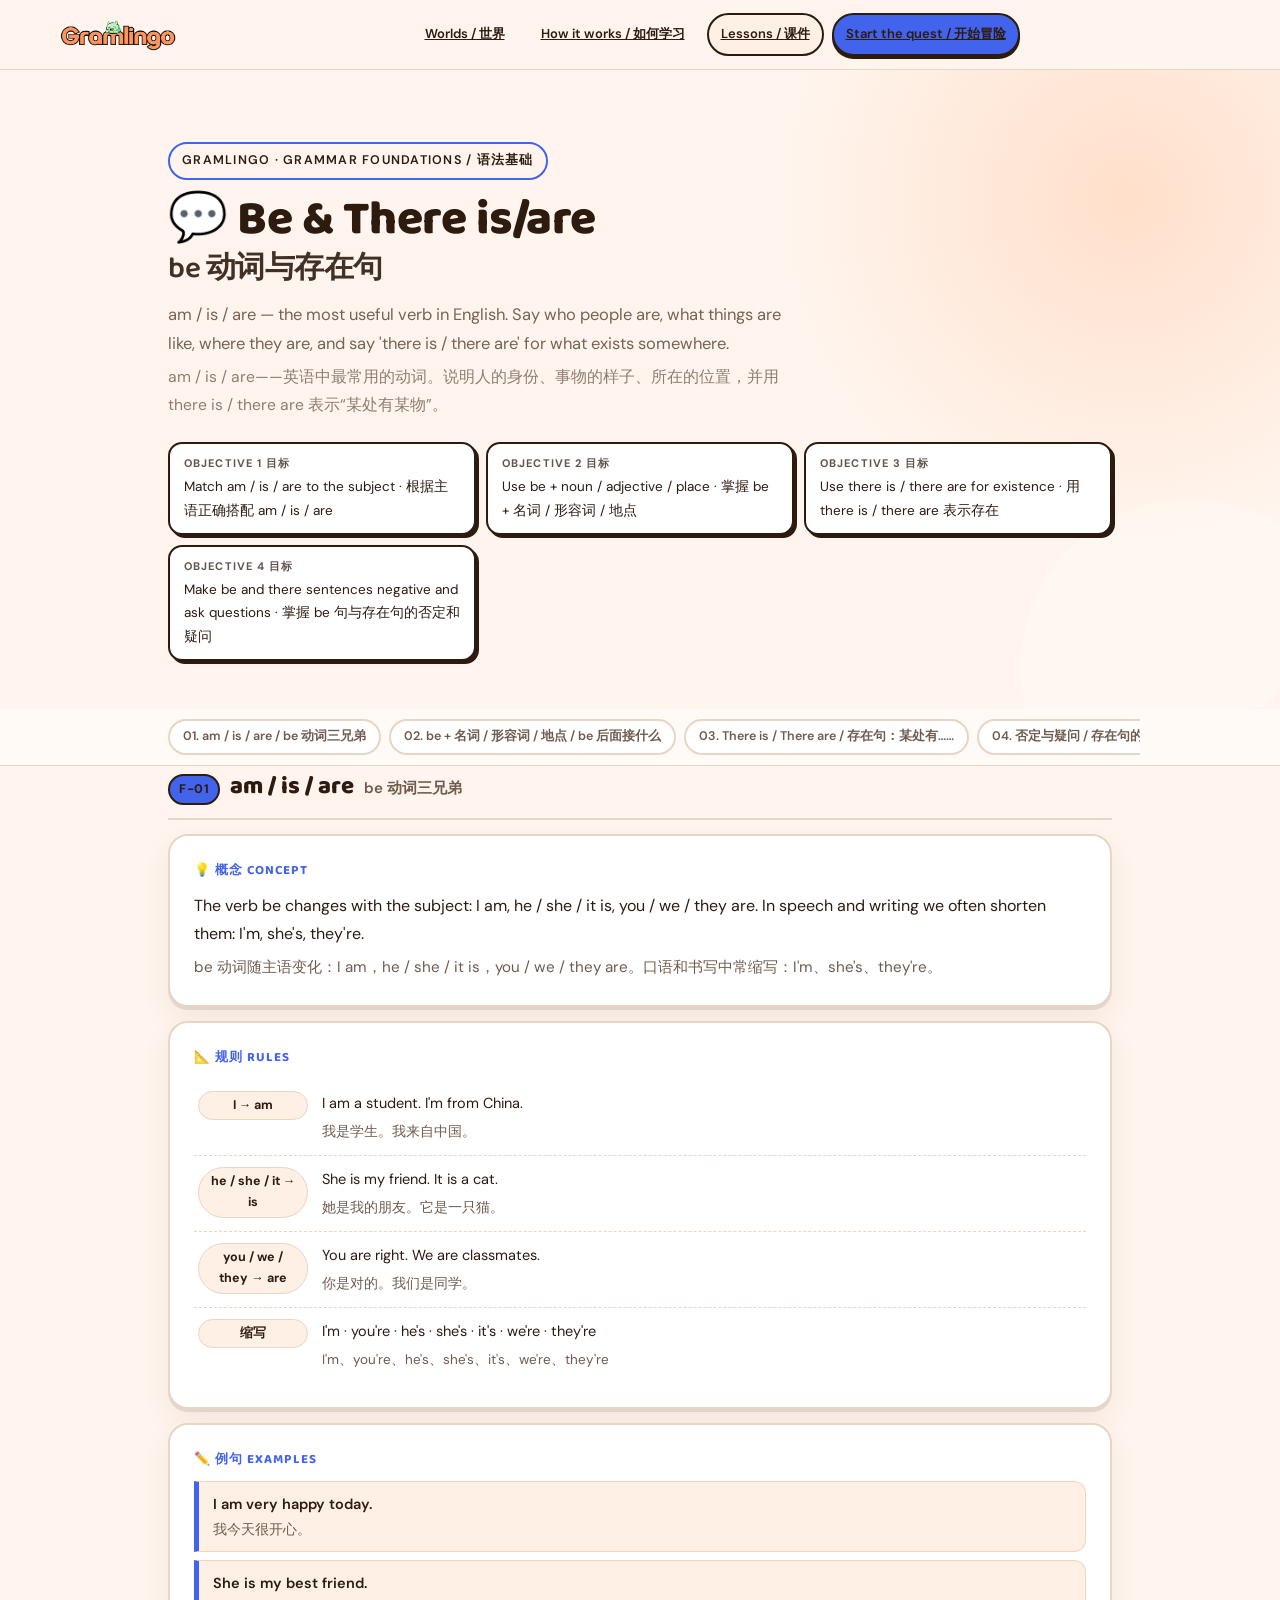
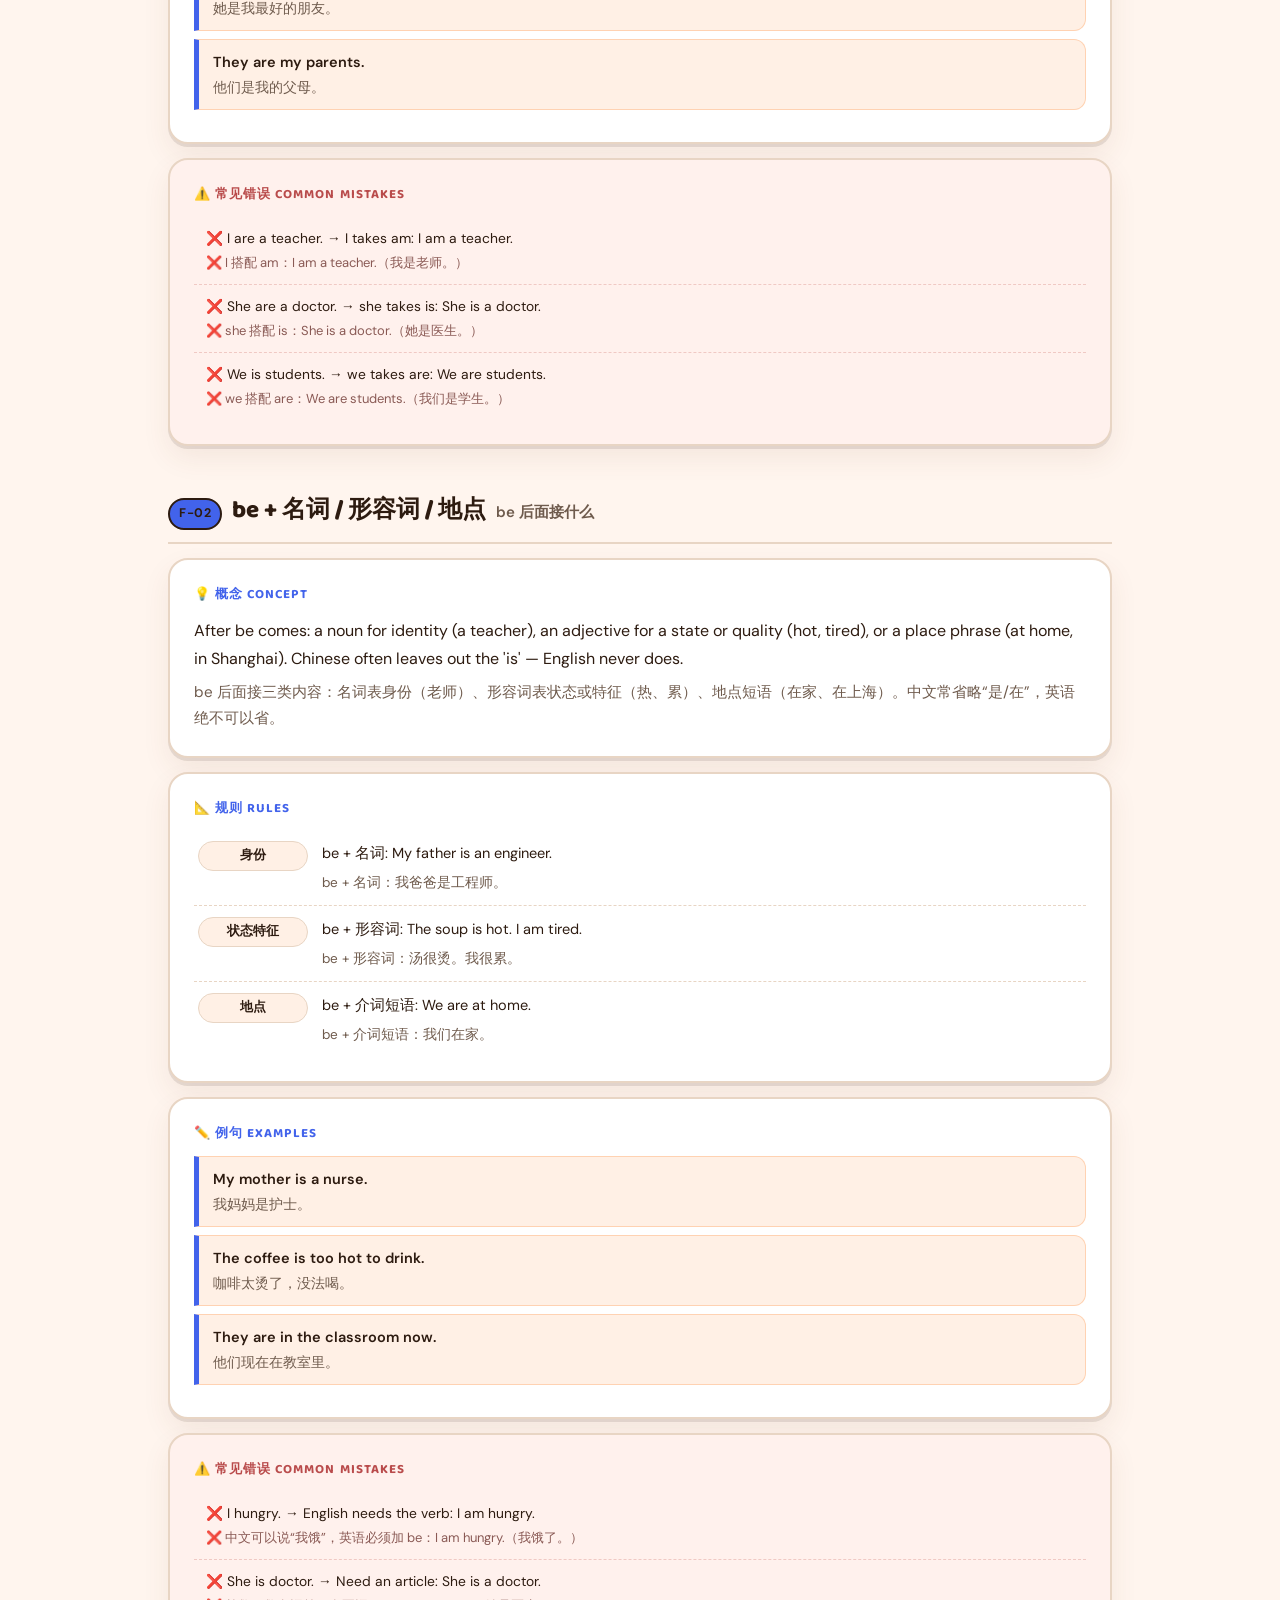
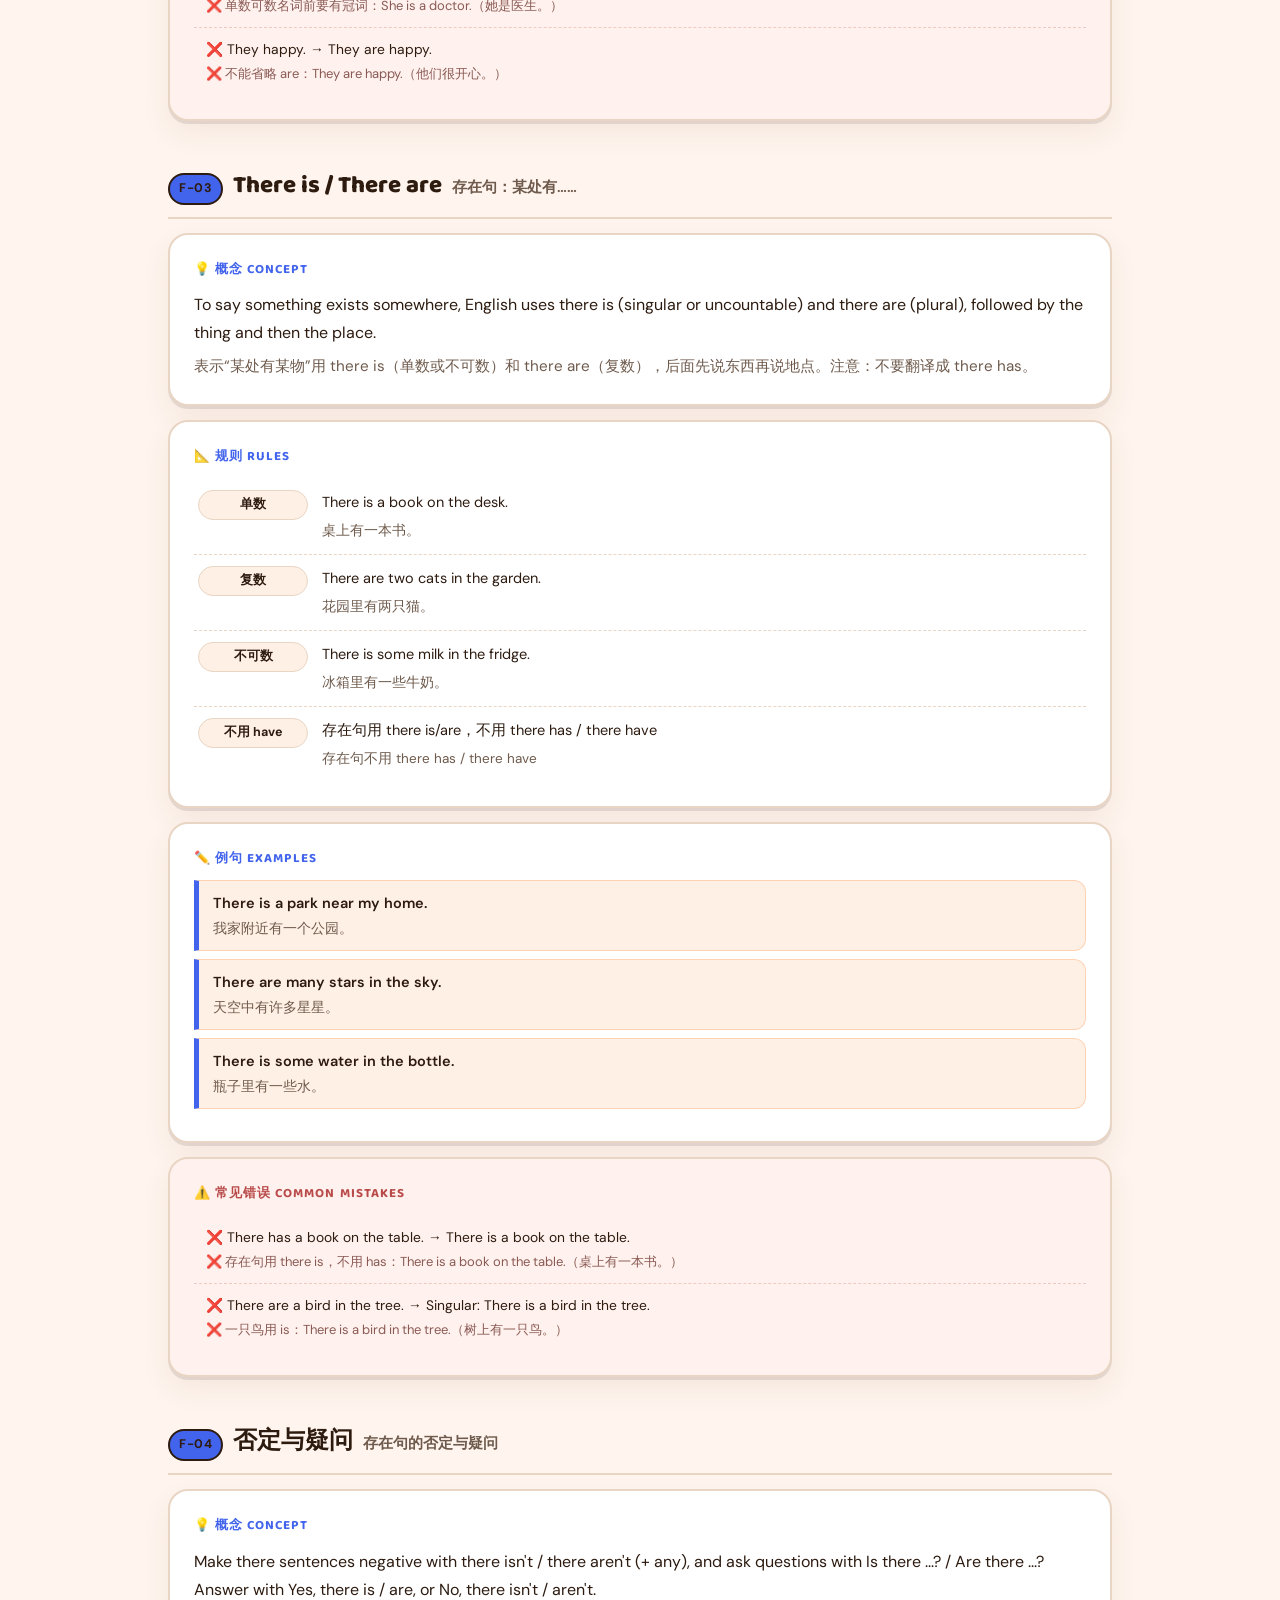
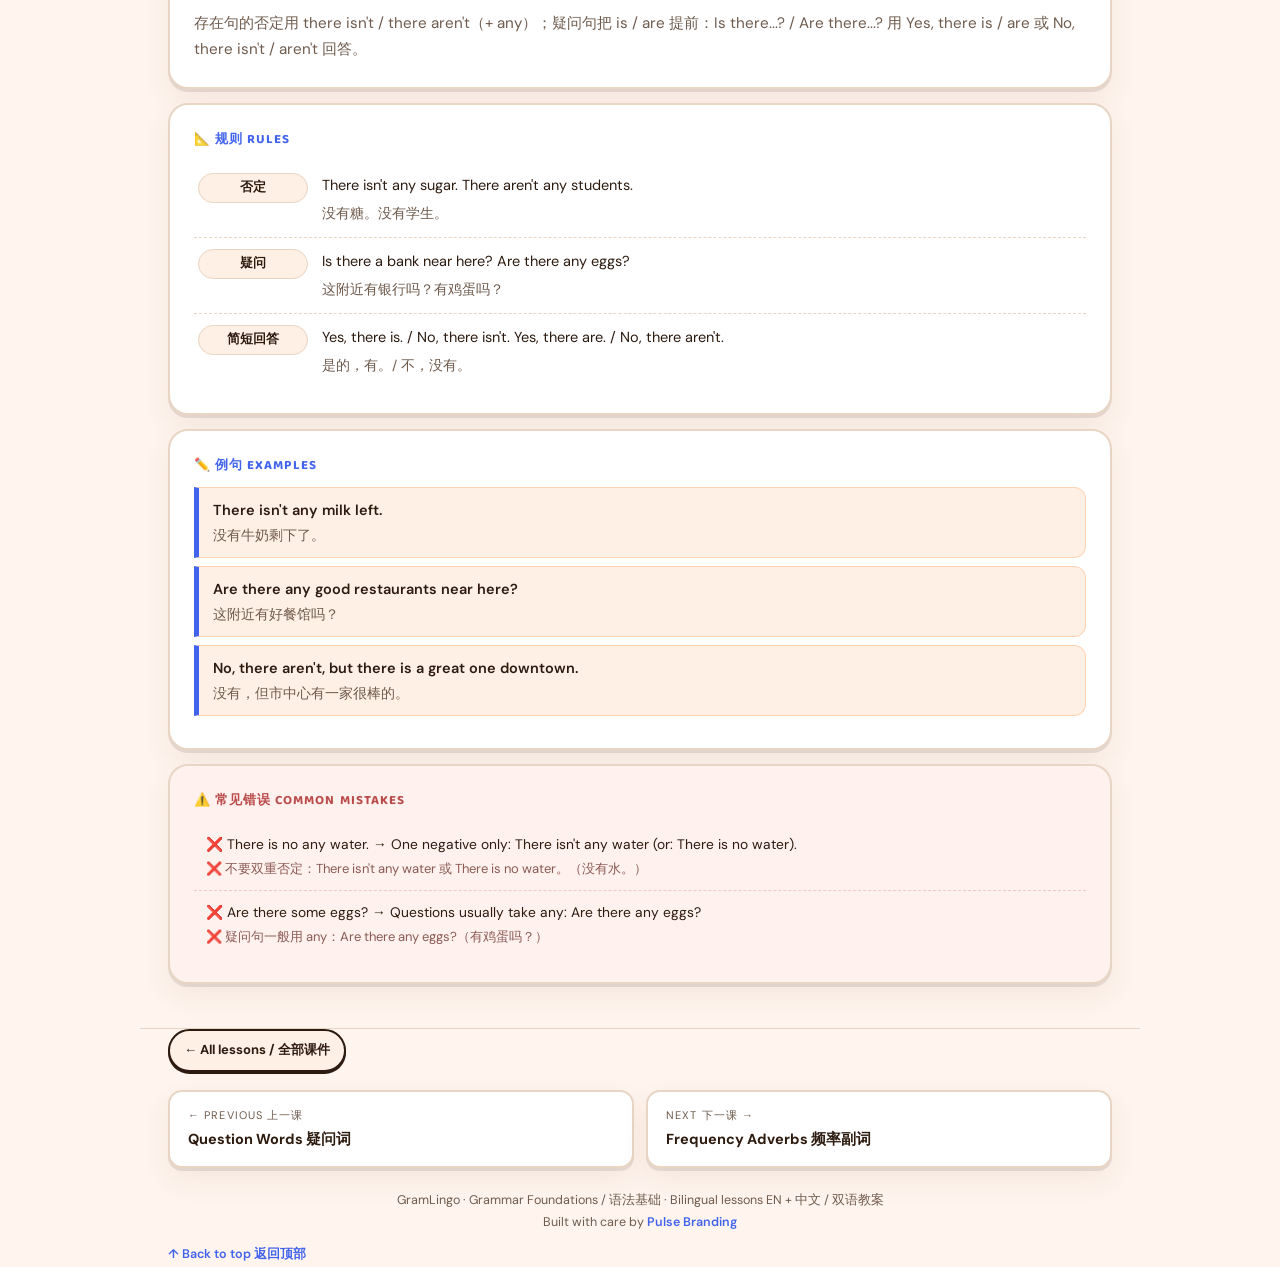
<file: be_verbs.html>
<!DOCTYPE html>
<html lang="en">
<head>
<meta charset="UTF-8">
<meta name="viewport" content="width=device-width, initial-scale=1">
<title>Be &amp; There is/are · Grammar Foundations — GramLingo Lessons / 语法课件</title>
<link rel="stylesheet" href="lessons.css">
</head>
<body data-accent="#4263EB">
<nav class="lesson-nav" aria-label="Primary navigation">
  <a class="lesson-brand" href="index.html"><img src="assets/gramlingo-logo.webp" alt="GramLingo"></a>
  <div class="lesson-nav-links">
    <a class="lesson-nav-link" href="https://gramlingo.online/#sec-worlds">Worlds / 世界</a>
    <a class="lesson-nav-link" href="https://gramlingo.online/#sec-how">How it works / 如何学习</a>
    <a class="lesson-nav-link lesson-nav-link--active" href="index.html">Lessons / 课件</a>
    <a class="lesson-nav-link lesson-nav-link--cta" href="https://app.gramlingo.online">Start the quest / 开始冒险</a>
  </div>
</nav>
<header class="cover">
  <div class="wrap">
    <div class="kicker">GramLingo · Grammar Foundations / 语法基础</div>
    <h1>💬 Be &amp; There is/are<span class="zh">be 动词与存在句</span></h1>
    
    <div class="desc">am / is / are — the most useful verb in English. Say who people are, what things are like, where they are, and say 'there is / there are' for what exists somewhere.<span class="zh">am / is / are——英语中最常用的动词。说明人的身份、事物的样子、所在的位置，并用 there is / there are 表示“某处有某物”。</span></div>
    <div class="objectives"><div><b>Objective 1 目标</b>Match am / is / are to the subject · 根据主语正确搭配 am / is / are</div><div><b>Objective 2 目标</b>Use be + noun / adjective / place · 掌握 be + 名词 / 形容词 / 地点</div><div><b>Objective 3 目标</b>Use there is / there are for existence · 用 there is / there are 表示存在</div><div><b>Objective 4 目标</b>Make be and there sentences negative and ask questions · 掌握 be 句与存在句的否定和疑问</div></div>
  </div>
</header>
<nav class="toc"><div class="wrap"><a href="#be_forms">01. am / is / are / be 动词三兄弟</a><a href="#be_use">02. be + 名词 / 形容词 / 地点 / be 后面接什么</a><a href="#there_is_are">03. There is / There are / 存在句：某处有……</a><a href="#there_neg_ques">04. 否定与疑问 / 存在句的否定与疑问</a></div></nav>
<main class="wrap">
  
      <section class="phase" id="be_forms">
        <div class="phase-head">
          <span class="phase-num">F-01</span>
          <h2>am / is / are</h2>
          <span class="zh">be 动词三兄弟</span>
        </div>
        <div class="card"><h3>💡 概念 Concept</h3><div class="concept">The verb be changes with the subject: I am, he / she / it is, you / we / they are. In speech and writing we often shorten them: I'm, she's, they're.<span class="zh">be 动词随主语变化：I am，he / she / it is，you / we / they are。口语和书写中常缩写：I'm、she's、they're。</span></div></div>
        <div class="card"><h3>📐 规则 Rules</h3><div class="rules"><div class="rule"><b>I → am</b><div class="en">I am a student. I'm from China.</div><div class="zh">我是学生。我来自中国。</div></div><div class="rule"><b>he / she / it → is</b><div class="en">She is my friend. It is a cat.</div><div class="zh">她是我的朋友。它是一只猫。</div></div><div class="rule"><b>you / we / they → are</b><div class="en">You are right. We are classmates.</div><div class="zh">你是对的。我们是同学。</div></div><div class="rule"><b>缩写</b><div class="en">I'm · you're · he's · she's · it's · we're · they're</div><div class="zh">I'm、you're、he's、she's、it's、we're、they're</div></div></div></div>
        <div class="card"><h3>✏️ 例句 Examples</h3><div class="ex"><div class="en">I am very happy today.</div><div class="zh">我今天很开心。</div></div><div class="ex"><div class="en">She is my best friend.</div><div class="zh">她是我最好的朋友。</div></div><div class="ex"><div class="en">They are my parents.</div><div class="zh">他们是我的父母。</div></div></div>
        <div class="card mistakes"><h3>⚠️ 常见错误 Common Mistakes</h3><div class="mistake">❌ I are a teacher. → I takes am: I am a teacher.<span class="zh">❌ I 搭配 am：I am a teacher.（我是老师。）</span></div><div class="mistake">❌ She are a doctor. → she takes is: She is a doctor.<span class="zh">❌ she 搭配 is：She is a doctor.（她是医生。）</span></div><div class="mistake">❌ We is students. → we takes are: We are students.<span class="zh">❌ we 搭配 are：We are students.（我们是学生。）</span></div></div>
      </section>
      <section class="phase" id="be_use">
        <div class="phase-head">
          <span class="phase-num">F-02</span>
          <h2>be + 名词 / 形容词 / 地点</h2>
          <span class="zh">be 后面接什么</span>
        </div>
        <div class="card"><h3>💡 概念 Concept</h3><div class="concept">After be comes: a noun for identity (a teacher), an adjective for a state or quality (hot, tired), or a place phrase (at home, in Shanghai). Chinese often leaves out the 'is' — English never does.<span class="zh">be 后面接三类内容：名词表身份（老师）、形容词表状态或特征（热、累）、地点短语（在家、在上海）。中文常省略“是/在”，英语绝不可以省。</span></div></div>
        <div class="card"><h3>📐 规则 Rules</h3><div class="rules"><div class="rule"><b>身份</b><div class="en">be + 名词: My father is an engineer.</div><div class="zh">be + 名词：我爸爸是工程师。</div></div><div class="rule"><b>状态特征</b><div class="en">be + 形容词: The soup is hot. I am tired.</div><div class="zh">be + 形容词：汤很烫。我很累。</div></div><div class="rule"><b>地点</b><div class="en">be + 介词短语: We are at home.</div><div class="zh">be + 介词短语：我们在家。</div></div></div></div>
        <div class="card"><h3>✏️ 例句 Examples</h3><div class="ex"><div class="en">My mother is a nurse.</div><div class="zh">我妈妈是护士。</div></div><div class="ex"><div class="en">The coffee is too hot to drink.</div><div class="zh">咖啡太烫了，没法喝。</div></div><div class="ex"><div class="en">They are in the classroom now.</div><div class="zh">他们现在在教室里。</div></div></div>
        <div class="card mistakes"><h3>⚠️ 常见错误 Common Mistakes</h3><div class="mistake">❌ I hungry. → English needs the verb: I am hungry.<span class="zh">❌ 中文可以说“我饿”，英语必须加 be：I am hungry.（我饿了。）</span></div><div class="mistake">❌ She is doctor. → Need an article: She is a doctor.<span class="zh">❌ 单数可数名词前要有冠词：She is a doctor.（她是医生。）</span></div><div class="mistake">❌ They happy. → They are happy.<span class="zh">❌ 不能省略 are：They are happy.（他们很开心。）</span></div></div>
      </section>
      <section class="phase" id="there_is_are">
        <div class="phase-head">
          <span class="phase-num">F-03</span>
          <h2>There is / There are</h2>
          <span class="zh">存在句：某处有……</span>
        </div>
        <div class="card"><h3>💡 概念 Concept</h3><div class="concept">To say something exists somewhere, English uses there is (singular or uncountable) and there are (plural), followed by the thing and then the place.<span class="zh">表示“某处有某物”用 there is（单数或不可数）和 there are（复数），后面先说东西再说地点。注意：不要翻译成 there has。</span></div></div>
        <div class="card"><h3>📐 规则 Rules</h3><div class="rules"><div class="rule"><b>单数</b><div class="en">There is a book on the desk.</div><div class="zh">桌上有一本书。</div></div><div class="rule"><b>复数</b><div class="en">There are two cats in the garden.</div><div class="zh">花园里有两只猫。</div></div><div class="rule"><b>不可数</b><div class="en">There is some milk in the fridge.</div><div class="zh">冰箱里有一些牛奶。</div></div><div class="rule"><b>不用 have</b><div class="en">存在句用 there is/are，不用 there has / there have</div><div class="zh">存在句不用 there has / there have</div></div></div></div>
        <div class="card"><h3>✏️ 例句 Examples</h3><div class="ex"><div class="en">There is a park near my home.</div><div class="zh">我家附近有一个公园。</div></div><div class="ex"><div class="en">There are many stars in the sky.</div><div class="zh">天空中有许多星星。</div></div><div class="ex"><div class="en">There is some water in the bottle.</div><div class="zh">瓶子里有一些水。</div></div></div>
        <div class="card mistakes"><h3>⚠️ 常见错误 Common Mistakes</h3><div class="mistake">❌ There has a book on the table. → There is a book on the table.<span class="zh">❌ 存在句用 there is，不用 has：There is a book on the table.（桌上有一本书。）</span></div><div class="mistake">❌ There are a bird in the tree. → Singular: There is a bird in the tree.<span class="zh">❌ 一只鸟用 is：There is a bird in the tree.（树上有一只鸟。）</span></div></div>
      </section>
      <section class="phase" id="there_neg_ques">
        <div class="phase-head">
          <span class="phase-num">F-04</span>
          <h2>否定与疑问</h2>
          <span class="zh">存在句的否定与疑问</span>
        </div>
        <div class="card"><h3>💡 概念 Concept</h3><div class="concept">Make there sentences negative with there isn't / there aren't (+ any), and ask questions with Is there ...? / Are there ...? Answer with Yes, there is / are, or No, there isn't / aren't.<span class="zh">存在句的否定用 there isn't / there aren't（+ any）；疑问句把 is / are 提前：Is there...? / Are there...? 用 Yes, there is / are 或 No, there isn't / aren't 回答。</span></div></div>
        <div class="card"><h3>📐 规则 Rules</h3><div class="rules"><div class="rule"><b>否定</b><div class="en">There isn't any sugar. There aren't any students.</div><div class="zh">没有糖。没有学生。</div></div><div class="rule"><b>疑问</b><div class="en">Is there a bank near here? Are there any eggs?</div><div class="zh">这附近有银行吗？有鸡蛋吗？</div></div><div class="rule"><b>简短回答</b><div class="en">Yes, there is. / No, there isn't. Yes, there are. / No, there aren't.</div><div class="zh">是的，有。/ 不，没有。</div></div></div></div>
        <div class="card"><h3>✏️ 例句 Examples</h3><div class="ex"><div class="en">There isn't any milk left.</div><div class="zh">没有牛奶剩下了。</div></div><div class="ex"><div class="en">Are there any good restaurants near here?</div><div class="zh">这附近有好餐馆吗？</div></div><div class="ex"><div class="en">No, there aren't, but there is a great one downtown.</div><div class="zh">没有，但市中心有一家很棒的。</div></div></div>
        <div class="card mistakes"><h3>⚠️ 常见错误 Common Mistakes</h3><div class="mistake">❌ There is no any water. → One negative only: There isn't any water (or: There is no water).<span class="zh">❌ 不要双重否定：There isn't any water 或 There is no water。（没有水。）</span></div><div class="mistake">❌ Are there some eggs? → Questions usually take any: Are there any eggs?<span class="zh">❌ 疑问句一般用 any：Are there any eggs?（有鸡蛋吗？）</span></div></div>
      </section>
  
</main>
<footer class="wrap">
  <a class="hub-link" href="index.html">← All lessons / 全部课件</a>
  <div class="nav-prev-next"><a href="question_words.html"><div class="dir">← Previous 上一课</div><div class="t">Question Words 疑问词</div></a><a href="frequency_adverbs.html"><div class="dir">Next 下一课 →</div><div class="t">Frequency Adverbs 频率副词</div></a></div>
  <div class="credit">GramLingo · Grammar Foundations / 语法基础 · Bilingual lessons EN + 中文 / 双语教案<br>Built with care by <a href="https://pulse-branding.com">Pulse Branding</a></div>
  <a class="toplink" href="#top">↑ Back to top 返回顶部</a>
</footer>
<script>
document.documentElement.style.setProperty('--accent', document.body.dataset.accent);
document.querySelectorAll('.practice .opt').forEach(function (button) {
  button.addEventListener('click', function () {
    var group = button.closest('.opts');
    group.querySelectorAll('.opt').forEach(function (option) {
      option.setAttribute('aria-pressed', option === button ? 'true' : 'false');
    });
  });
});
var links=[].slice.call(document.querySelectorAll('.toc a'));
var secs=links.map(function(a){return document.querySelector(a.getAttribute('href'));});
window.addEventListener('scroll',function(){
  var y=window.scrollY+90,best=-1;
  secs.forEach(function(s,i){if(s&&s.offsetTop<=y)best=i;});
  links.forEach(function(a,i){a.classList.toggle('on',i===best);});
},{passive:true});
</script>
</body>
</html>
</file>
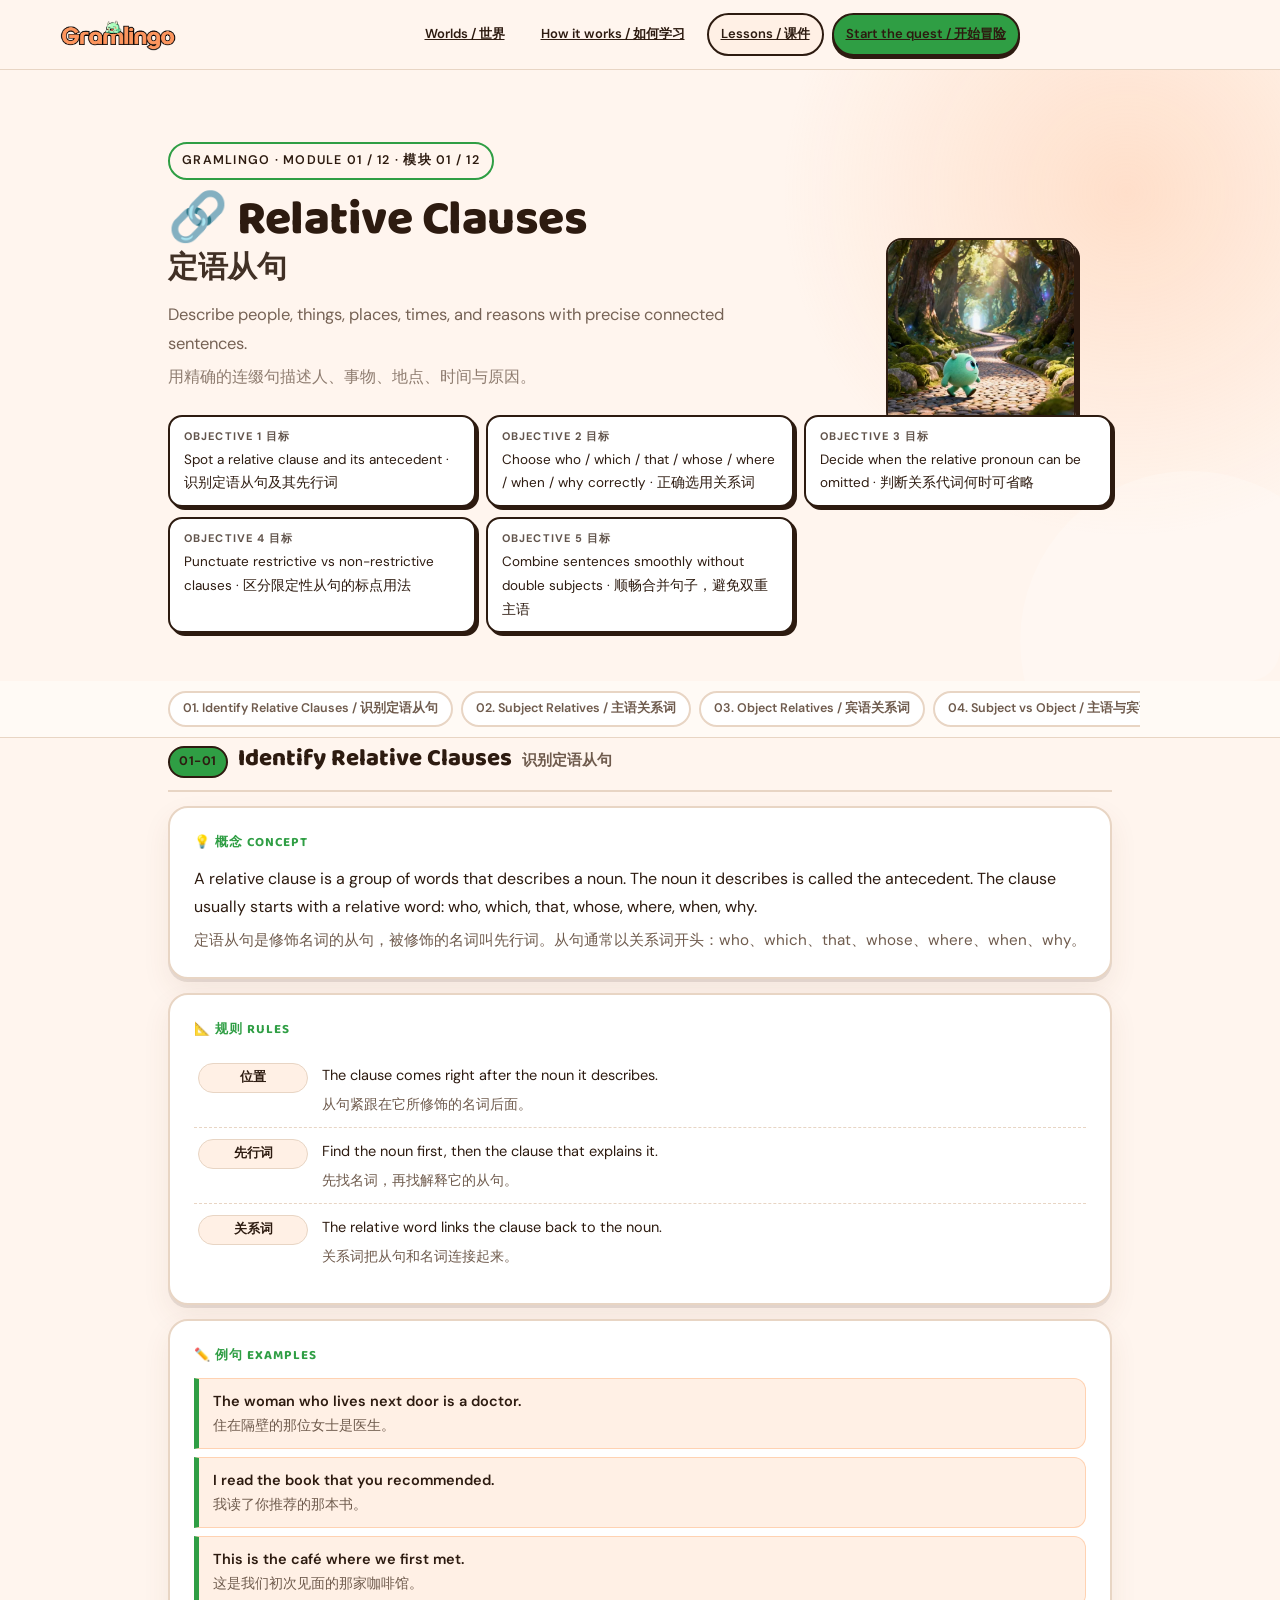
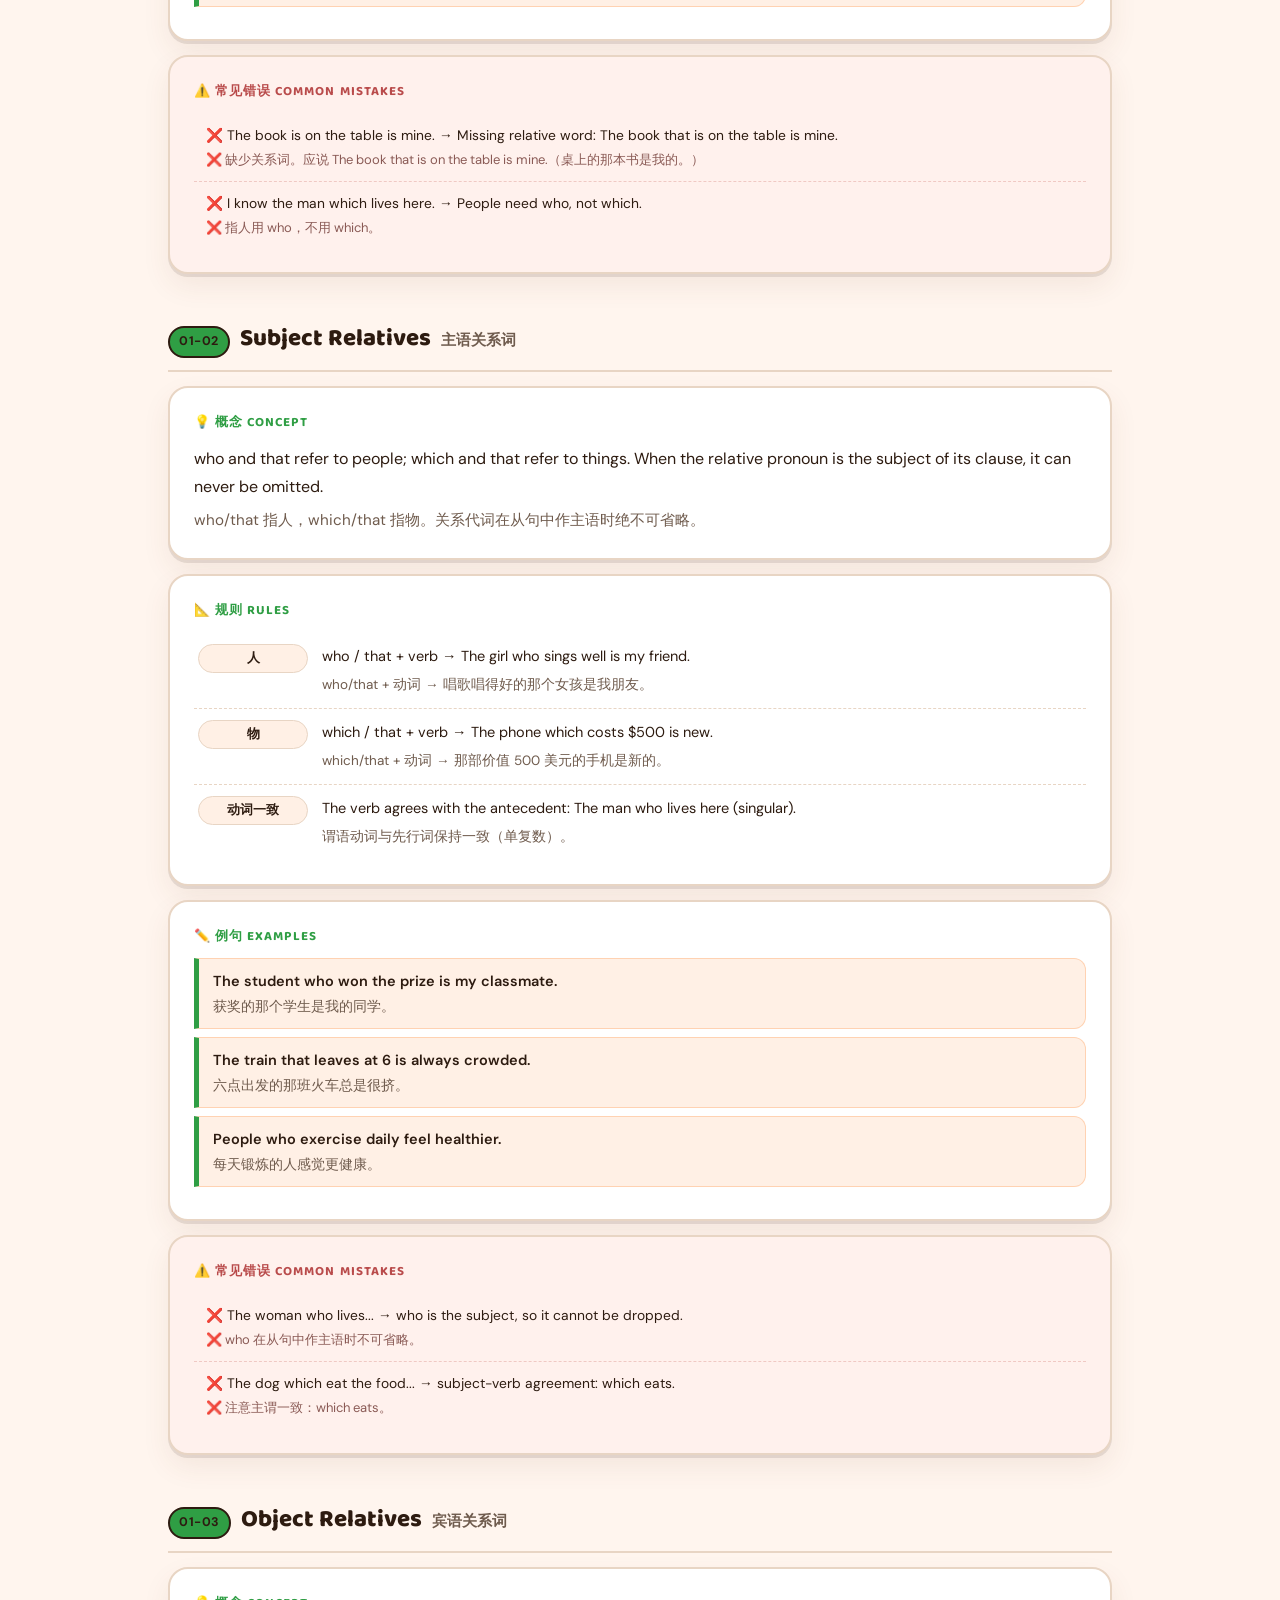
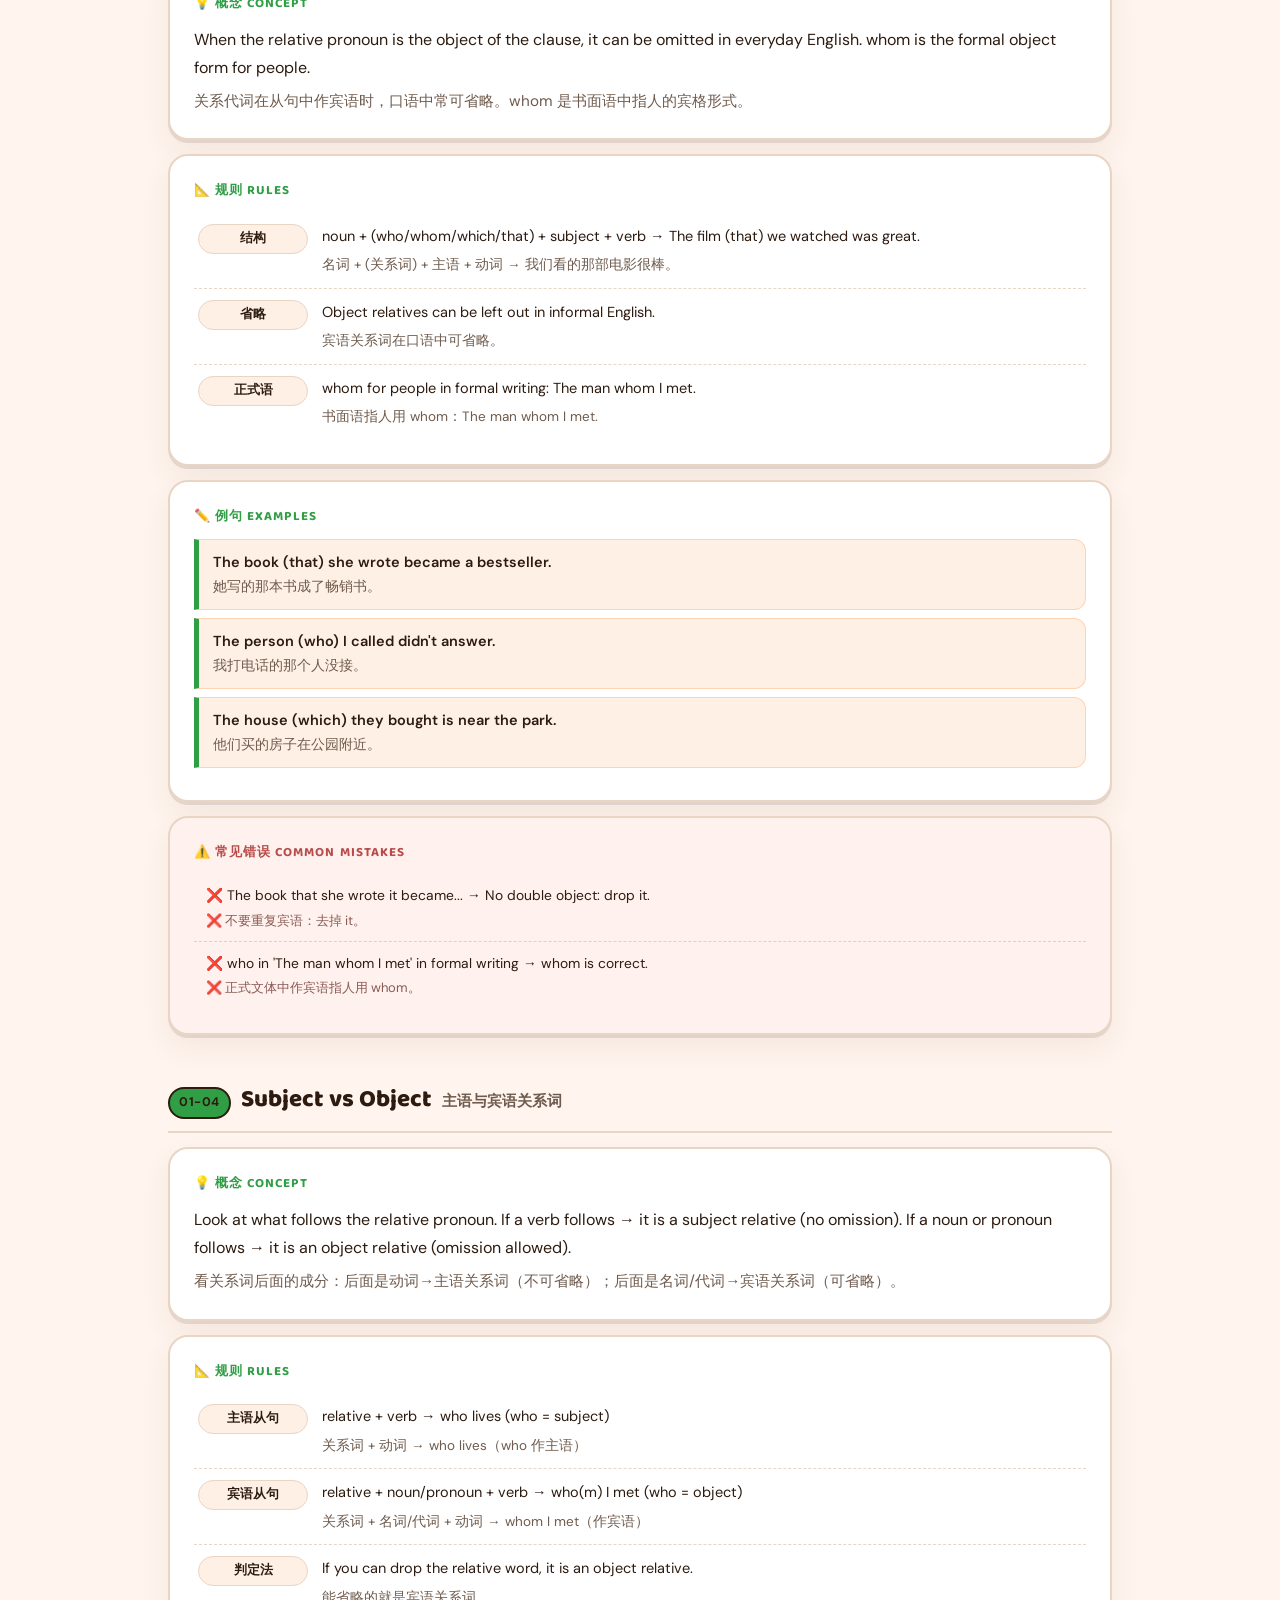
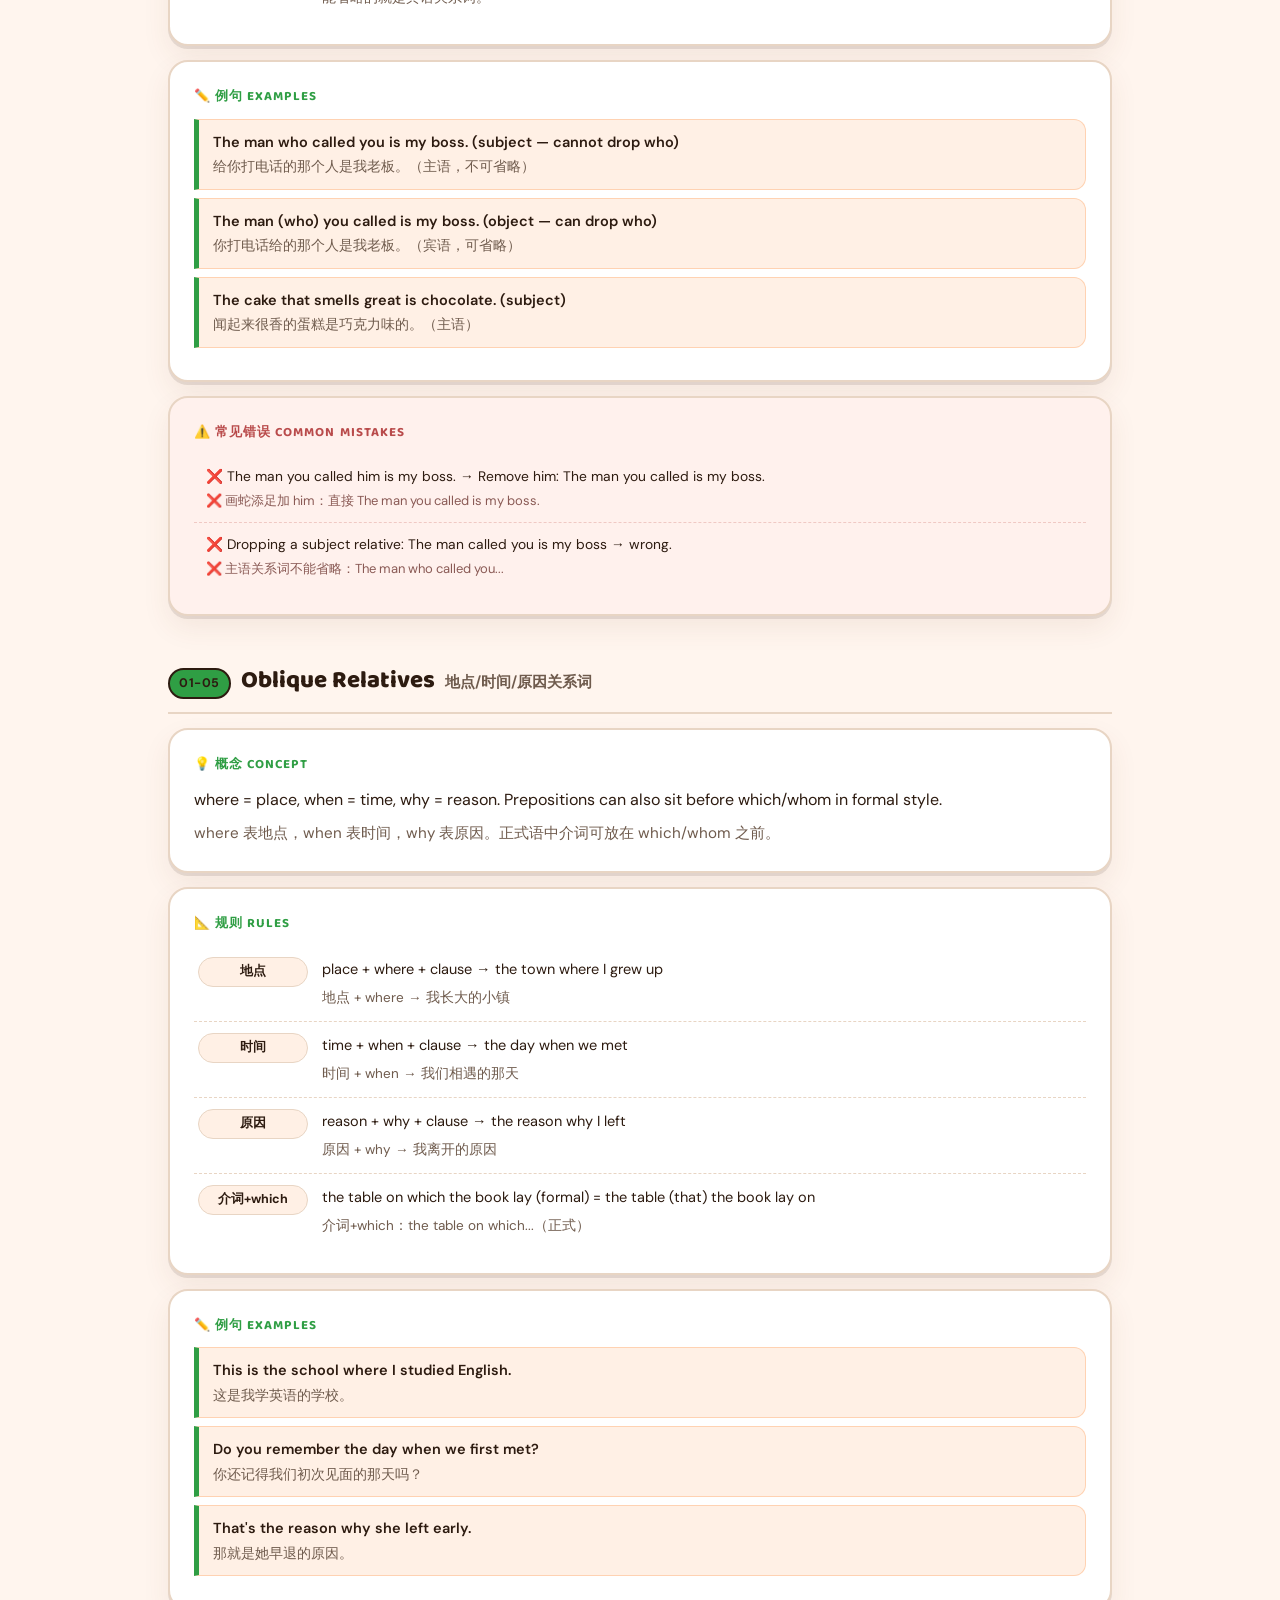
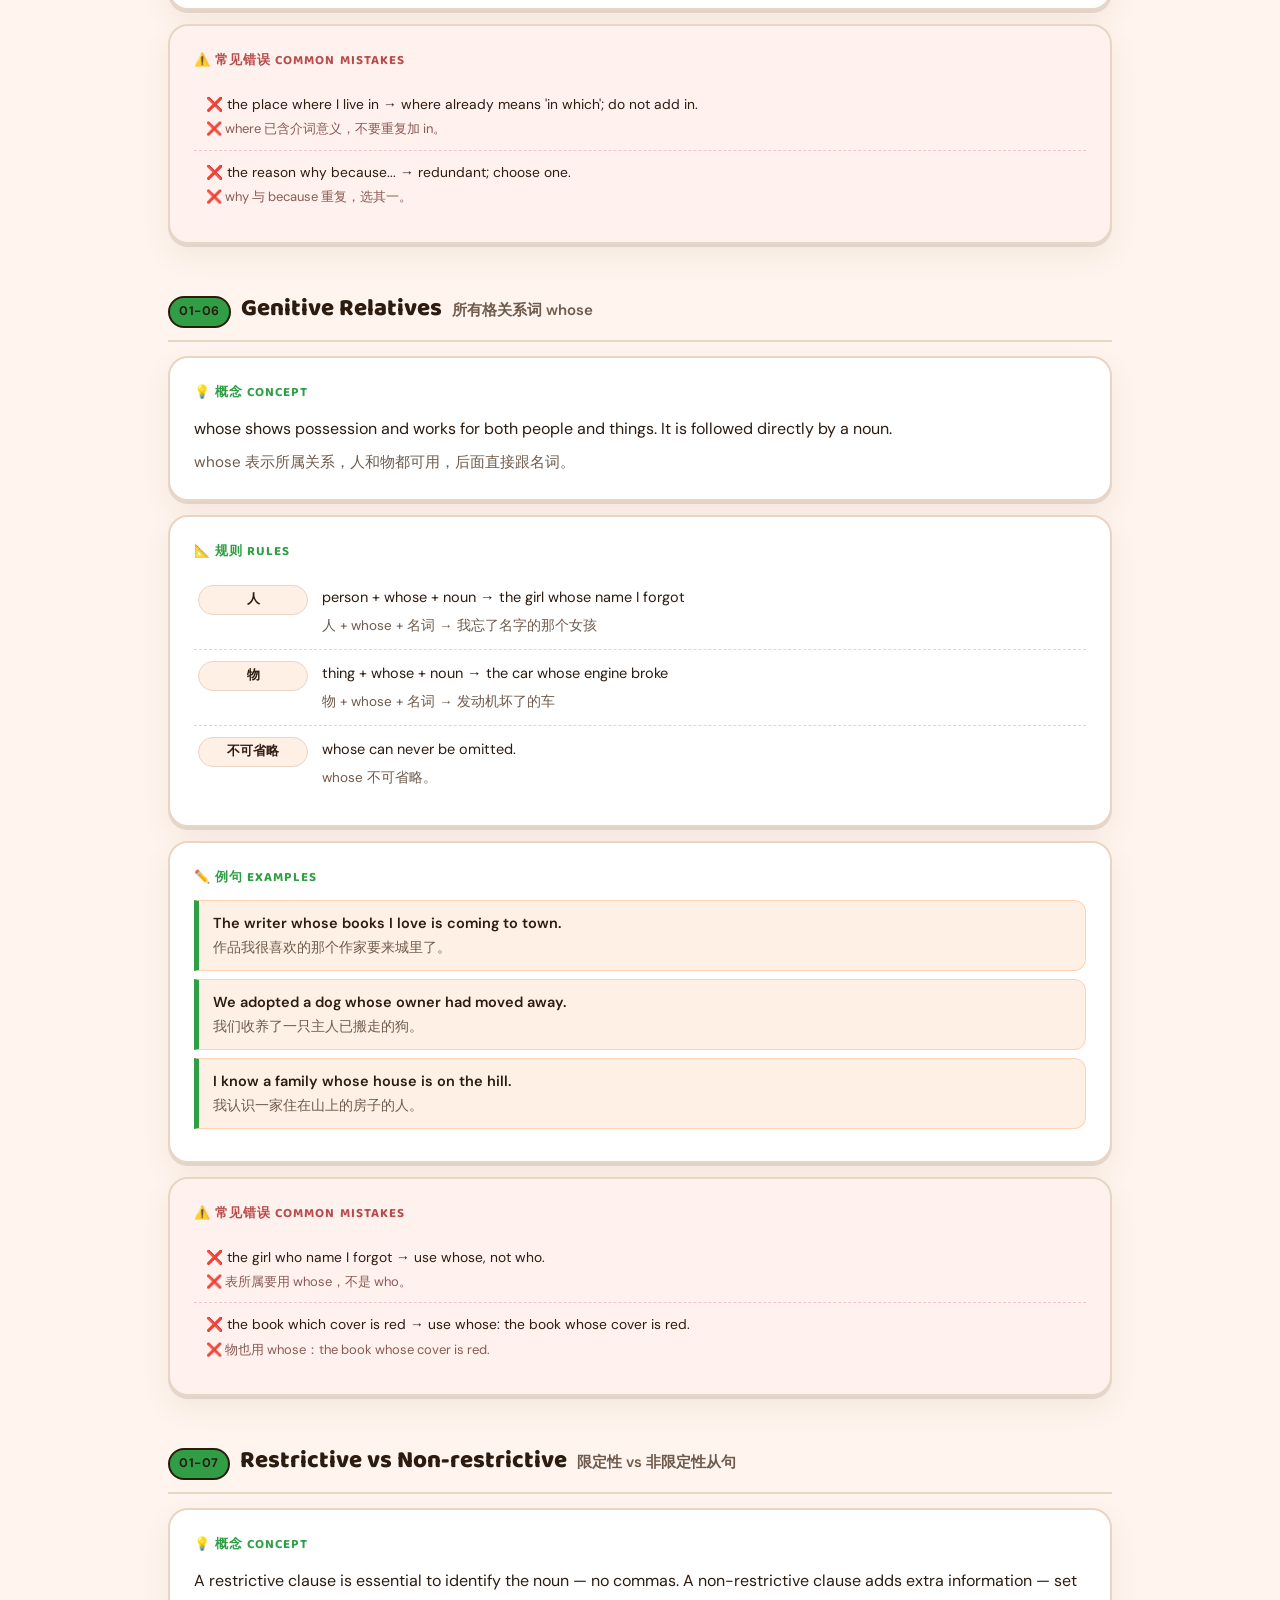
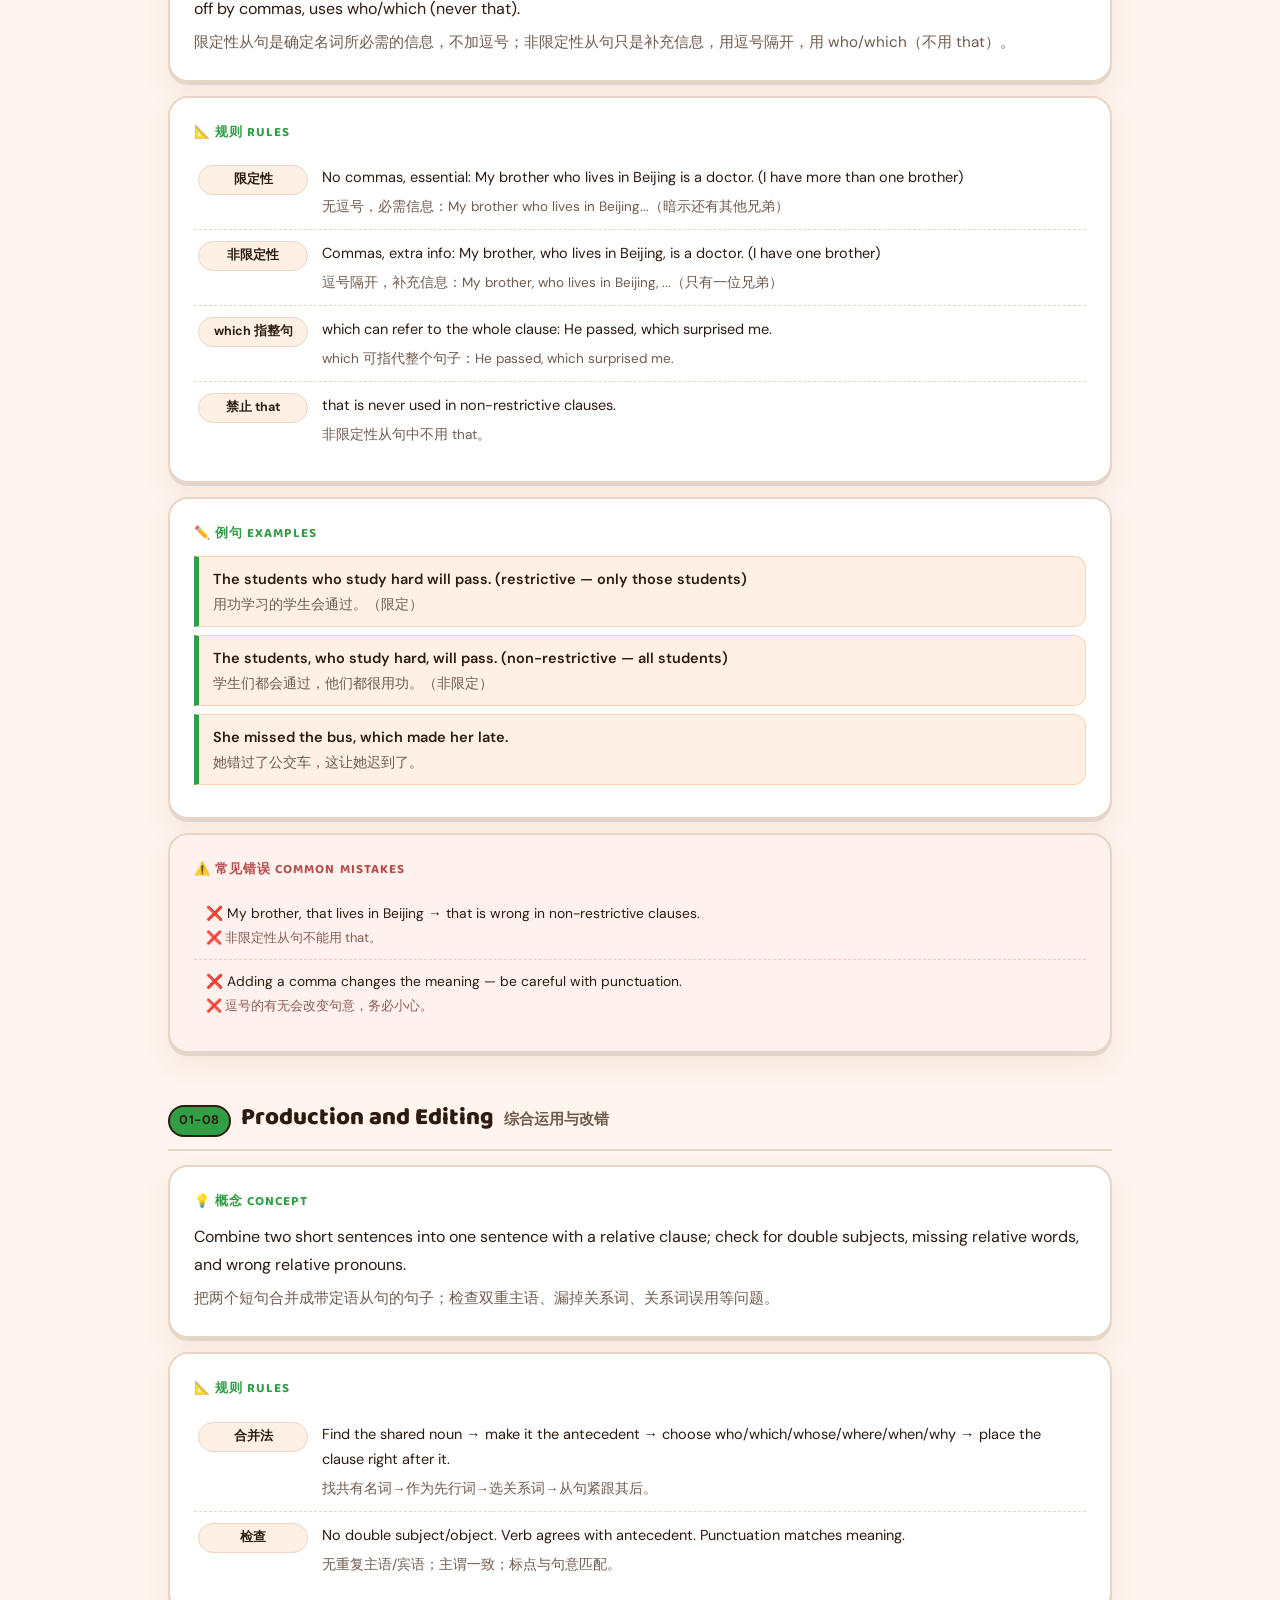
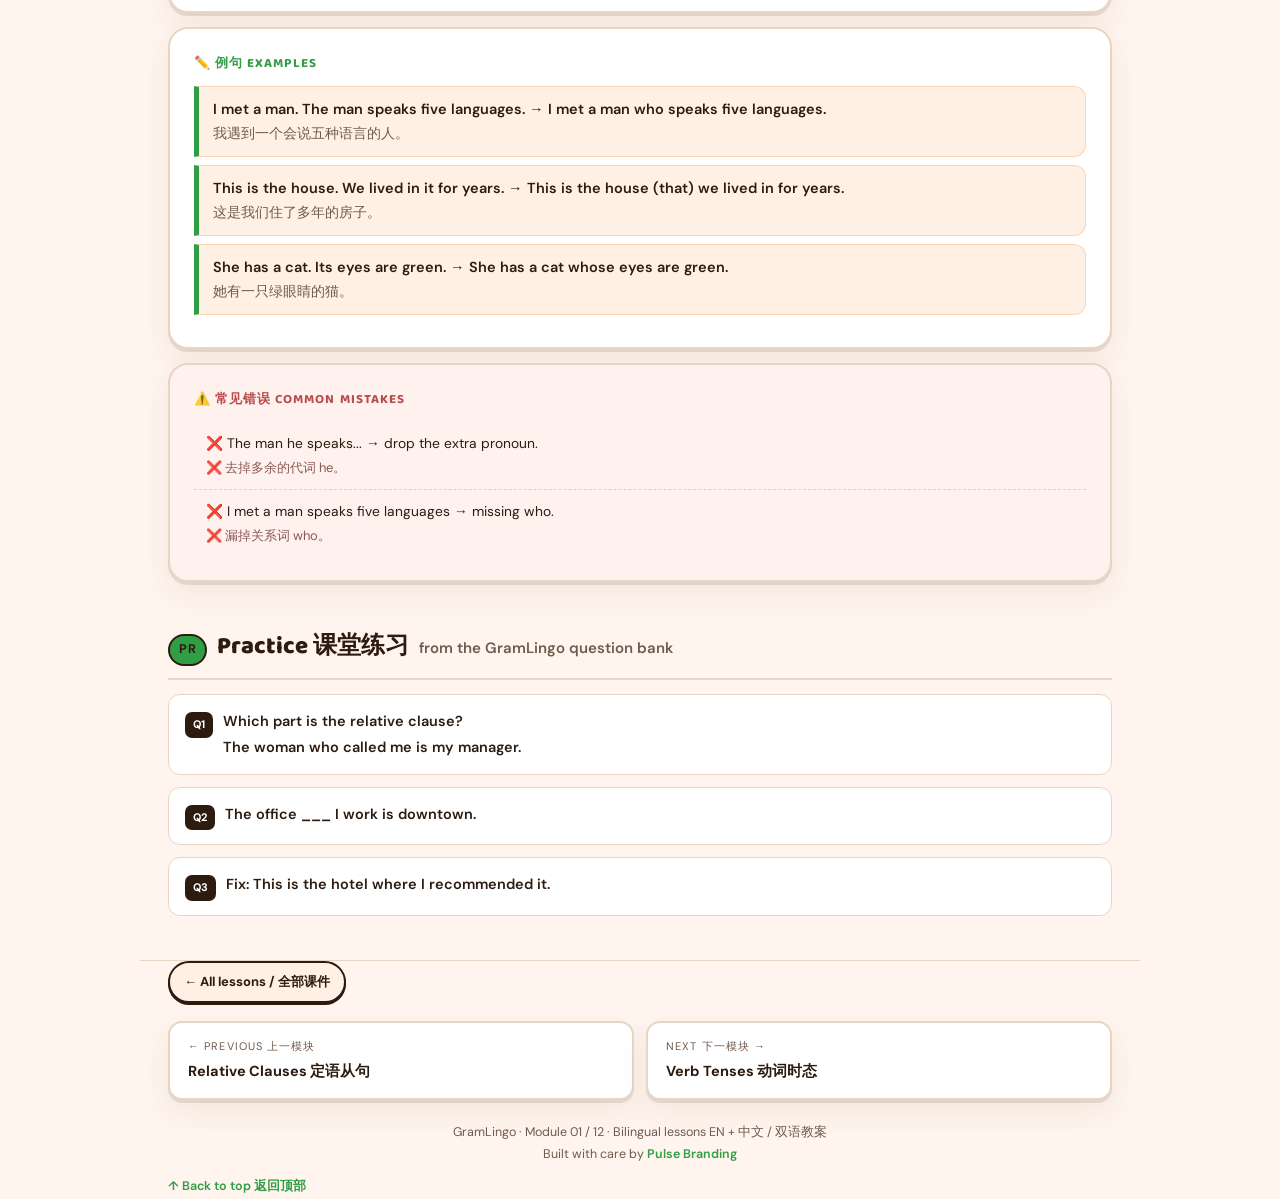
<file: clauses.html>
<!DOCTYPE html>
<html lang="en">
<head>
<meta charset="UTF-8">
<meta name="viewport" content="width=device-width, initial-scale=1">
<title>Module 01 · Relative Clauses — GramLingo Lessons / 语法课件</title>
<link rel="stylesheet" href="lessons.css">
</head>
<body data-accent="#2F9E44">
<nav class="lesson-nav" aria-label="Primary navigation">
  <a class="lesson-brand" href="index.html"><img src="assets/gramlingo-logo.webp" alt="GramLingo"></a>
  <div class="lesson-nav-links">
    <a class="lesson-nav-link" href="https://gramlingo.online/#sec-worlds">Worlds / 世界</a>
    <a class="lesson-nav-link" href="https://gramlingo.online/#sec-how">How it works / 如何学习</a>
    <a class="lesson-nav-link lesson-nav-link--active" href="index.html">Lessons / 课件</a>
    <a class="lesson-nav-link lesson-nav-link--cta" href="https://app.gramlingo.online">Start the quest / 开始冒险</a>
  </div>
</nav>
<header class="cover">
  <div class="wrap">
    <div class="kicker">GramLingo · Module 01 / 12 · 模块 01 / 12</div>
    <h1>🔗 Relative Clauses<span class="zh">定语从句</span></h1>
    <img class="cover-art" src="assets/covers/cover-clauses.webp" alt="" loading="eager">
    <div class="desc">Describe people, things, places, times, and reasons with precise connected sentences.<span class="zh">用精确的连缀句描述人、事物、地点、时间与原因。</span></div>
    <div class="objectives"><div><b>Objective 1 目标</b>Spot a relative clause and its antecedent · 识别定语从句及其先行词</div><div><b>Objective 2 目标</b>Choose who / which / that / whose / where / when / why correctly · 正确选用关系词</div><div><b>Objective 3 目标</b>Decide when the relative pronoun can be omitted · 判断关系代词何时可省略</div><div><b>Objective 4 目标</b>Punctuate restrictive vs non-restrictive clauses · 区分限定性从句的标点用法</div><div><b>Objective 5 目标</b>Combine sentences smoothly without double subjects · 顺畅合并句子，避免双重主语</div></div>
  </div>
</header>
<nav class="toc"><div class="wrap"><a href="#clauses_rec">01. Identify Relative Clauses / 识别定语从句</a><a href="#clauses_subj">02. Subject Relatives / 主语关系词</a><a href="#clauses_obj">03. Object Relatives / 宾语关系词</a><a href="#clauses_subobj">04. Subject vs Object / 主语与宾语关系词</a><a href="#clauses_oblq">05. Oblique Relatives / 地点/时间/原因关系词</a><a href="#clauses_gen">06. Genitive Relatives / 所有格关系词 whose</a><a href="#clauses_rest">07. Restrictive vs Non-restrictive / 限定性 vs 非限定性从句</a><a href="#clauses_prod">08. Production and Editing / 综合运用与改错</a><a href="#practice">Practice 练习</a></div></nav>
<main class="wrap">
  
      <section class="phase" id="clauses_rec">
        <div class="phase-head">
          <span class="phase-num">01-01</span>
          <h2>Identify Relative Clauses</h2>
          <span class="zh">识别定语从句</span>
        </div>
        <div class="card"><h3>💡 概念 Concept</h3><div class="concept">A relative clause is a group of words that describes a noun. The noun it describes is called the antecedent. The clause usually starts with a relative word: who, which, that, whose, where, when, why.<span class="zh">定语从句是修饰名词的从句，被修饰的名词叫先行词。从句通常以关系词开头：who、which、that、whose、where、when、why。</span></div></div>
        <div class="card"><h3>📐 规则 Rules</h3><div class="rules"><div class="rule"><b>位置</b><div class="en">The clause comes right after the noun it describes.</div><div class="zh">从句紧跟在它所修饰的名词后面。</div></div><div class="rule"><b>先行词</b><div class="en">Find the noun first, then the clause that explains it.</div><div class="zh">先找名词，再找解释它的从句。</div></div><div class="rule"><b>关系词</b><div class="en">The relative word links the clause back to the noun.</div><div class="zh">关系词把从句和名词连接起来。</div></div></div></div>
        <div class="card"><h3>✏️ 例句 Examples</h3><div class="ex"><div class="en">The woman who lives next door is a doctor.</div><div class="zh">住在隔壁的那位女士是医生。</div></div><div class="ex"><div class="en">I read the book that you recommended.</div><div class="zh">我读了你推荐的那本书。</div></div><div class="ex"><div class="en">This is the café where we first met.</div><div class="zh">这是我们初次见面的那家咖啡馆。</div></div></div>
        <div class="card mistakes"><h3>⚠️ 常见错误 Common Mistakes</h3><div class="mistake">❌ The book is on the table is mine. → Missing relative word: The book that is on the table is mine.<span class="zh">❌ 缺少关系词。应说 The book that is on the table is mine.（桌上的那本书是我的。）</span></div><div class="mistake">❌ I know the man which lives here. → People need who, not which.<span class="zh">❌ 指人用 who，不用 which。</span></div></div>
      </section>
      <section class="phase" id="clauses_subj">
        <div class="phase-head">
          <span class="phase-num">01-02</span>
          <h2>Subject Relatives</h2>
          <span class="zh">主语关系词</span>
        </div>
        <div class="card"><h3>💡 概念 Concept</h3><div class="concept">who and that refer to people; which and that refer to things. When the relative pronoun is the subject of its clause, it can never be omitted.<span class="zh">who/that 指人，which/that 指物。关系代词在从句中作主语时绝不可省略。</span></div></div>
        <div class="card"><h3>📐 规则 Rules</h3><div class="rules"><div class="rule"><b>人</b><div class="en">who / that + verb  →  The girl who sings well is my friend.</div><div class="zh">who/that + 动词 → 唱歌唱得好的那个女孩是我朋友。</div></div><div class="rule"><b>物</b><div class="en">which / that + verb  →  The phone which costs $500 is new.</div><div class="zh">which/that + 动词 → 那部价值 500 美元的手机是新的。</div></div><div class="rule"><b>动词一致</b><div class="en">The verb agrees with the antecedent: The man who lives here (singular).</div><div class="zh">谓语动词与先行词保持一致（单复数）。</div></div></div></div>
        <div class="card"><h3>✏️ 例句 Examples</h3><div class="ex"><div class="en">The student who won the prize is my classmate.</div><div class="zh">获奖的那个学生是我的同学。</div></div><div class="ex"><div class="en">The train that leaves at 6 is always crowded.</div><div class="zh">六点出发的那班火车总是很挤。</div></div><div class="ex"><div class="en">People who exercise daily feel healthier.</div><div class="zh">每天锻炼的人感觉更健康。</div></div></div>
        <div class="card mistakes"><h3>⚠️ 常见错误 Common Mistakes</h3><div class="mistake">❌ The woman who lives... → who is the subject, so it cannot be dropped.<span class="zh">❌ who 在从句中作主语时不可省略。</span></div><div class="mistake">❌ The dog which eat the food... → subject-verb agreement: which eats.<span class="zh">❌ 注意主谓一致：which eats。</span></div></div>
      </section>
      <section class="phase" id="clauses_obj">
        <div class="phase-head">
          <span class="phase-num">01-03</span>
          <h2>Object Relatives</h2>
          <span class="zh">宾语关系词</span>
        </div>
        <div class="card"><h3>💡 概念 Concept</h3><div class="concept">When the relative pronoun is the object of the clause, it can be omitted in everyday English. whom is the formal object form for people.<span class="zh">关系代词在从句中作宾语时，口语中常可省略。whom 是书面语中指人的宾格形式。</span></div></div>
        <div class="card"><h3>📐 规则 Rules</h3><div class="rules"><div class="rule"><b>结构</b><div class="en">noun + (who/whom/which/that) + subject + verb  →  The film (that) we watched was great.</div><div class="zh">名词 + (关系词) + 主语 + 动词 → 我们看的那部电影很棒。</div></div><div class="rule"><b>省略</b><div class="en">Object relatives can be left out in informal English.</div><div class="zh">宾语关系词在口语中可省略。</div></div><div class="rule"><b>正式语</b><div class="en">whom for people in formal writing: The man whom I met.</div><div class="zh">书面语指人用 whom：The man whom I met.</div></div></div></div>
        <div class="card"><h3>✏️ 例句 Examples</h3><div class="ex"><div class="en">The book (that) she wrote became a bestseller.</div><div class="zh">她写的那本书成了畅销书。</div></div><div class="ex"><div class="en">The person (who) I called didn't answer.</div><div class="zh">我打电话的那个人没接。</div></div><div class="ex"><div class="en">The house (which) they bought is near the park.</div><div class="zh">他们买的房子在公园附近。</div></div></div>
        <div class="card mistakes"><h3>⚠️ 常见错误 Common Mistakes</h3><div class="mistake">❌ The book that she wrote it became... → No double object: drop it.<span class="zh">❌ 不要重复宾语：去掉 it。</span></div><div class="mistake">❌ who in 'The man whom I met' in formal writing → whom is correct.<span class="zh">❌ 正式文体中作宾语指人用 whom。</span></div></div>
      </section>
      <section class="phase" id="clauses_subobj">
        <div class="phase-head">
          <span class="phase-num">01-04</span>
          <h2>Subject vs Object</h2>
          <span class="zh">主语与宾语关系词</span>
        </div>
        <div class="card"><h3>💡 概念 Concept</h3><div class="concept">Look at what follows the relative pronoun. If a verb follows → it is a subject relative (no omission). If a noun or pronoun follows → it is an object relative (omission allowed).<span class="zh">看关系词后面的成分：后面是动词→主语关系词（不可省略）；后面是名词/代词→宾语关系词（可省略）。</span></div></div>
        <div class="card"><h3>📐 规则 Rules</h3><div class="rules"><div class="rule"><b>主语从句</b><div class="en">relative + verb  →  who lives (who = subject)</div><div class="zh">关系词 + 动词 → who lives（who 作主语）</div></div><div class="rule"><b>宾语从句</b><div class="en">relative + noun/pronoun + verb  →  who(m) I met (who = object)</div><div class="zh">关系词 + 名词/代词 + 动词 → whom I met（作宾语）</div></div><div class="rule"><b>判定法</b><div class="en">If you can drop the relative word, it is an object relative.</div><div class="zh">能省略的就是宾语关系词。</div></div></div></div>
        <div class="card"><h3>✏️ 例句 Examples</h3><div class="ex"><div class="en">The man who called you is my boss. (subject — cannot drop who)</div><div class="zh">给你打电话的那个人是我老板。（主语，不可省略）</div></div><div class="ex"><div class="en">The man (who) you called is my boss. (object — can drop who)</div><div class="zh">你打电话给的那个人是我老板。（宾语，可省略）</div></div><div class="ex"><div class="en">The cake that smells great is chocolate. (subject)</div><div class="zh">闻起来很香的蛋糕是巧克力味的。（主语）</div></div></div>
        <div class="card mistakes"><h3>⚠️ 常见错误 Common Mistakes</h3><div class="mistake">❌ The man you called him is my boss. → Remove him: The man you called is my boss.<span class="zh">❌ 画蛇添足加 him：直接 The man you called is my boss.</span></div><div class="mistake">❌ Dropping a subject relative: The man called you is my boss → wrong.<span class="zh">❌ 主语关系词不能省略：The man who called you...</span></div></div>
      </section>
      <section class="phase" id="clauses_oblq">
        <div class="phase-head">
          <span class="phase-num">01-05</span>
          <h2>Oblique Relatives</h2>
          <span class="zh">地点/时间/原因关系词</span>
        </div>
        <div class="card"><h3>💡 概念 Concept</h3><div class="concept">where = place, when = time, why = reason. Prepositions can also sit before which/whom in formal style.<span class="zh">where 表地点，when 表时间，why 表原因。正式语中介词可放在 which/whom 之前。</span></div></div>
        <div class="card"><h3>📐 规则 Rules</h3><div class="rules"><div class="rule"><b>地点</b><div class="en">place + where + clause  →  the town where I grew up</div><div class="zh">地点 + where → 我长大的小镇</div></div><div class="rule"><b>时间</b><div class="en">time + when + clause  →  the day when we met</div><div class="zh">时间 + when → 我们相遇的那天</div></div><div class="rule"><b>原因</b><div class="en">reason + why + clause  →  the reason why I left</div><div class="zh">原因 + why → 我离开的原因</div></div><div class="rule"><b>介词+which</b><div class="en">the table on which the book lay (formal) = the table (that) the book lay on</div><div class="zh">介词+which：the table on which...（正式）</div></div></div></div>
        <div class="card"><h3>✏️ 例句 Examples</h3><div class="ex"><div class="en">This is the school where I studied English.</div><div class="zh">这是我学英语的学校。</div></div><div class="ex"><div class="en">Do you remember the day when we first met?</div><div class="zh">你还记得我们初次见面的那天吗？</div></div><div class="ex"><div class="en">That's the reason why she left early.</div><div class="zh">那就是她早退的原因。</div></div></div>
        <div class="card mistakes"><h3>⚠️ 常见错误 Common Mistakes</h3><div class="mistake">❌ the place where I live in → where already means 'in which'; do not add in.<span class="zh">❌ where 已含介词意义，不要重复加 in。</span></div><div class="mistake">❌ the reason why because... → redundant; choose one.<span class="zh">❌ why 与 because 重复，选其一。</span></div></div>
      </section>
      <section class="phase" id="clauses_gen">
        <div class="phase-head">
          <span class="phase-num">01-06</span>
          <h2>Genitive Relatives</h2>
          <span class="zh">所有格关系词 whose</span>
        </div>
        <div class="card"><h3>💡 概念 Concept</h3><div class="concept">whose shows possession and works for both people and things. It is followed directly by a noun.<span class="zh">whose 表示所属关系，人和物都可用，后面直接跟名词。</span></div></div>
        <div class="card"><h3>📐 规则 Rules</h3><div class="rules"><div class="rule"><b>人</b><div class="en">person + whose + noun  →  the girl whose name I forgot</div><div class="zh">人 + whose + 名词 → 我忘了名字的那个女孩</div></div><div class="rule"><b>物</b><div class="en">thing + whose + noun  →  the car whose engine broke</div><div class="zh">物 + whose + 名词 → 发动机坏了的车</div></div><div class="rule"><b>不可省略</b><div class="en">whose can never be omitted.</div><div class="zh">whose 不可省略。</div></div></div></div>
        <div class="card"><h3>✏️ 例句 Examples</h3><div class="ex"><div class="en">The writer whose books I love is coming to town.</div><div class="zh">作品我很喜欢的那个作家要来城里了。</div></div><div class="ex"><div class="en">We adopted a dog whose owner had moved away.</div><div class="zh">我们收养了一只主人已搬走的狗。</div></div><div class="ex"><div class="en">I know a family whose house is on the hill.</div><div class="zh">我认识一家住在山上的房子的人。</div></div></div>
        <div class="card mistakes"><h3>⚠️ 常见错误 Common Mistakes</h3><div class="mistake">❌ the girl who name I forgot → use whose, not who.<span class="zh">❌ 表所属要用 whose，不是 who。</span></div><div class="mistake">❌ the book which cover is red → use whose: the book whose cover is red.<span class="zh">❌ 物也用 whose：the book whose cover is red.</span></div></div>
      </section>
      <section class="phase" id="clauses_rest">
        <div class="phase-head">
          <span class="phase-num">01-07</span>
          <h2>Restrictive vs Non-restrictive</h2>
          <span class="zh">限定性 vs 非限定性从句</span>
        </div>
        <div class="card"><h3>💡 概念 Concept</h3><div class="concept">A restrictive clause is essential to identify the noun — no commas. A non-restrictive clause adds extra information — set off by commas, uses who/which (never that).<span class="zh">限定性从句是确定名词所必需的信息，不加逗号；非限定性从句只是补充信息，用逗号隔开，用 who/which（不用 that）。</span></div></div>
        <div class="card"><h3>📐 规则 Rules</h3><div class="rules"><div class="rule"><b>限定性</b><div class="en">No commas, essential: My brother who lives in Beijing is a doctor. (I have more than one brother)</div><div class="zh">无逗号，必需信息：My brother who lives in Beijing...（暗示还有其他兄弟）</div></div><div class="rule"><b>非限定性</b><div class="en">Commas, extra info: My brother, who lives in Beijing, is a doctor. (I have one brother)</div><div class="zh">逗号隔开，补充信息：My brother, who lives in Beijing, ...（只有一位兄弟）</div></div><div class="rule"><b>which 指整句</b><div class="en">which can refer to the whole clause: He passed, which surprised me.</div><div class="zh">which 可指代整个句子：He passed, which surprised me.</div></div><div class="rule"><b>禁止 that</b><div class="en">that is never used in non-restrictive clauses.</div><div class="zh">非限定性从句中不用 that。</div></div></div></div>
        <div class="card"><h3>✏️ 例句 Examples</h3><div class="ex"><div class="en">The students who study hard will pass. (restrictive — only those students)</div><div class="zh">用功学习的学生会通过。（限定）</div></div><div class="ex"><div class="en">The students, who study hard, will pass. (non-restrictive — all students)</div><div class="zh">学生们都会通过，他们都很用功。（非限定）</div></div><div class="ex"><div class="en">She missed the bus, which made her late.</div><div class="zh">她错过了公交车，这让她迟到了。</div></div></div>
        <div class="card mistakes"><h3>⚠️ 常见错误 Common Mistakes</h3><div class="mistake">❌ My brother, that lives in Beijing → that is wrong in non-restrictive clauses.<span class="zh">❌ 非限定性从句不能用 that。</span></div><div class="mistake">❌ Adding a comma changes the meaning — be careful with punctuation.<span class="zh">❌ 逗号的有无会改变句意，务必小心。</span></div></div>
      </section>
      <section class="phase" id="clauses_prod">
        <div class="phase-head">
          <span class="phase-num">01-08</span>
          <h2>Production and Editing</h2>
          <span class="zh">综合运用与改错</span>
        </div>
        <div class="card"><h3>💡 概念 Concept</h3><div class="concept">Combine two short sentences into one sentence with a relative clause; check for double subjects, missing relative words, and wrong relative pronouns.<span class="zh">把两个短句合并成带定语从句的句子；检查双重主语、漏掉关系词、关系词误用等问题。</span></div></div>
        <div class="card"><h3>📐 规则 Rules</h3><div class="rules"><div class="rule"><b>合并法</b><div class="en">Find the shared noun → make it the antecedent → choose who/which/whose/where/when/why → place the clause right after it.</div><div class="zh">找共有名词→作为先行词→选关系词→从句紧跟其后。</div></div><div class="rule"><b>检查</b><div class="en">No double subject/object. Verb agrees with antecedent. Punctuation matches meaning.</div><div class="zh">无重复主语/宾语；主谓一致；标点与句意匹配。</div></div></div></div>
        <div class="card"><h3>✏️ 例句 Examples</h3><div class="ex"><div class="en">I met a man. The man speaks five languages. → I met a man who speaks five languages.</div><div class="zh">我遇到一个会说五种语言的人。</div></div><div class="ex"><div class="en">This is the house. We lived in it for years. → This is the house (that) we lived in for years.</div><div class="zh">这是我们住了多年的房子。</div></div><div class="ex"><div class="en">She has a cat. Its eyes are green. → She has a cat whose eyes are green.</div><div class="zh">她有一只绿眼睛的猫。</div></div></div>
        <div class="card mistakes"><h3>⚠️ 常见错误 Common Mistakes</h3><div class="mistake">❌ The man he speaks... → drop the extra pronoun.<span class="zh">❌ 去掉多余的代词 he。</span></div><div class="mistake">❌ I met a man speaks five languages → missing who.<span class="zh">❌ 漏掉关系词 who。</span></div></div>
      </section>
  
      <section class="phase practice" id="practice">
        <div class="phase-head"><span class="phase-num">PR</span><h2>Practice 课堂练习</h2><span class="zh">from the GramLingo question bank</span></div>
        
        <div class="p-q">
          <details>
            <summary><span class="qnum">Q1</span><span class="qtext">Which part is the relative clause?<br>The woman who called me is my manager.</span></summary>
            <div class="opts"><button type="button" class="opt" aria-pressed="false">The woman</button><button type="button" class="opt right" aria-pressed="false">who called me</button><button type="button" class="opt" aria-pressed="false">is my manager</button><button type="button" class="opt" aria-pressed="false">my manager</button></div>
            <div class="hint">Tap an option to reveal the answer · 点击选项查看答案</div>
          </details>
        </div>
        <div class="p-q">
          <details>
            <summary><span class="qnum">Q2</span><span class="qtext">The office ___ I work is downtown.</span></summary>
            <div class="opts"><button type="button" class="opt right" aria-pressed="false">where</button><button type="button" class="opt" aria-pressed="false">which</button><button type="button" class="opt" aria-pressed="false">who</button><button type="button" class="opt" aria-pressed="false">when</button></div>
            <div class="hint">Tap an option to reveal the answer · 点击选项查看答案</div>
          </details>
        </div>
        <div class="p-q">
          <details>
            <summary><span class="qnum">Q3</span><span class="qtext">Fix: This is the hotel where I recommended it.</span></summary>
            <div class="opts"><button type="button" class="opt right" aria-pressed="false">This is the hotel that I recommended.</button><button type="button" class="opt" aria-pressed="false">This is the hotel which I recommended.</button><button type="button" class="opt" aria-pressed="false">This is the hotel where I recommended.</button><button type="button" class="opt" aria-pressed="false">This is the hotel where I recommended it.</button></div>
            <div class="hint">Tap an option to reveal the answer · 点击选项查看答案</div>
          </details>
        </div>
      </section>
</main>
<footer class="wrap">
  <a class="hub-link" href="index.html">← All lessons / 全部课件</a>
  <div class="nav-prev-next"><a href="clauses.html"><div class="dir">← Previous 上一模块</div><div class="t">Relative Clauses 定语从句</div></a><a href="tenses.html"><div class="dir">Next 下一模块 →</div><div class="t">Verb Tenses 动词时态</div></a></div>
  <div class="credit">GramLingo · Module 01 / 12 · Bilingual lessons EN + 中文 / 双语教案<br>Built with care by <a href="https://pulse-branding.com">Pulse Branding</a></div>
  <a class="toplink" href="#top">↑ Back to top 返回顶部</a>
</footer>
<script>
document.documentElement.style.setProperty('--accent', document.body.dataset.accent);
document.querySelectorAll('.practice .opt').forEach(function (button) {
  button.addEventListener('click', function () {
    var group = button.closest('.opts');
    group.querySelectorAll('.opt').forEach(function (option) {
      option.setAttribute('aria-pressed', option === button ? 'true' : 'false');
    });
  });
});
var links=[].slice.call(document.querySelectorAll('.toc a'));
var secs=links.map(function(a){return document.querySelector(a.getAttribute('href'));});
window.addEventListener('scroll',function(){
  var y=window.scrollY+90,best=-1;
  secs.forEach(function(s,i){if(s&&s.offsetTop<=y)best=i;});
  links.forEach(function(a,i){a.classList.toggle('on',i===best);});
},{passive:true});
</script>
</body>
</html>
</file>
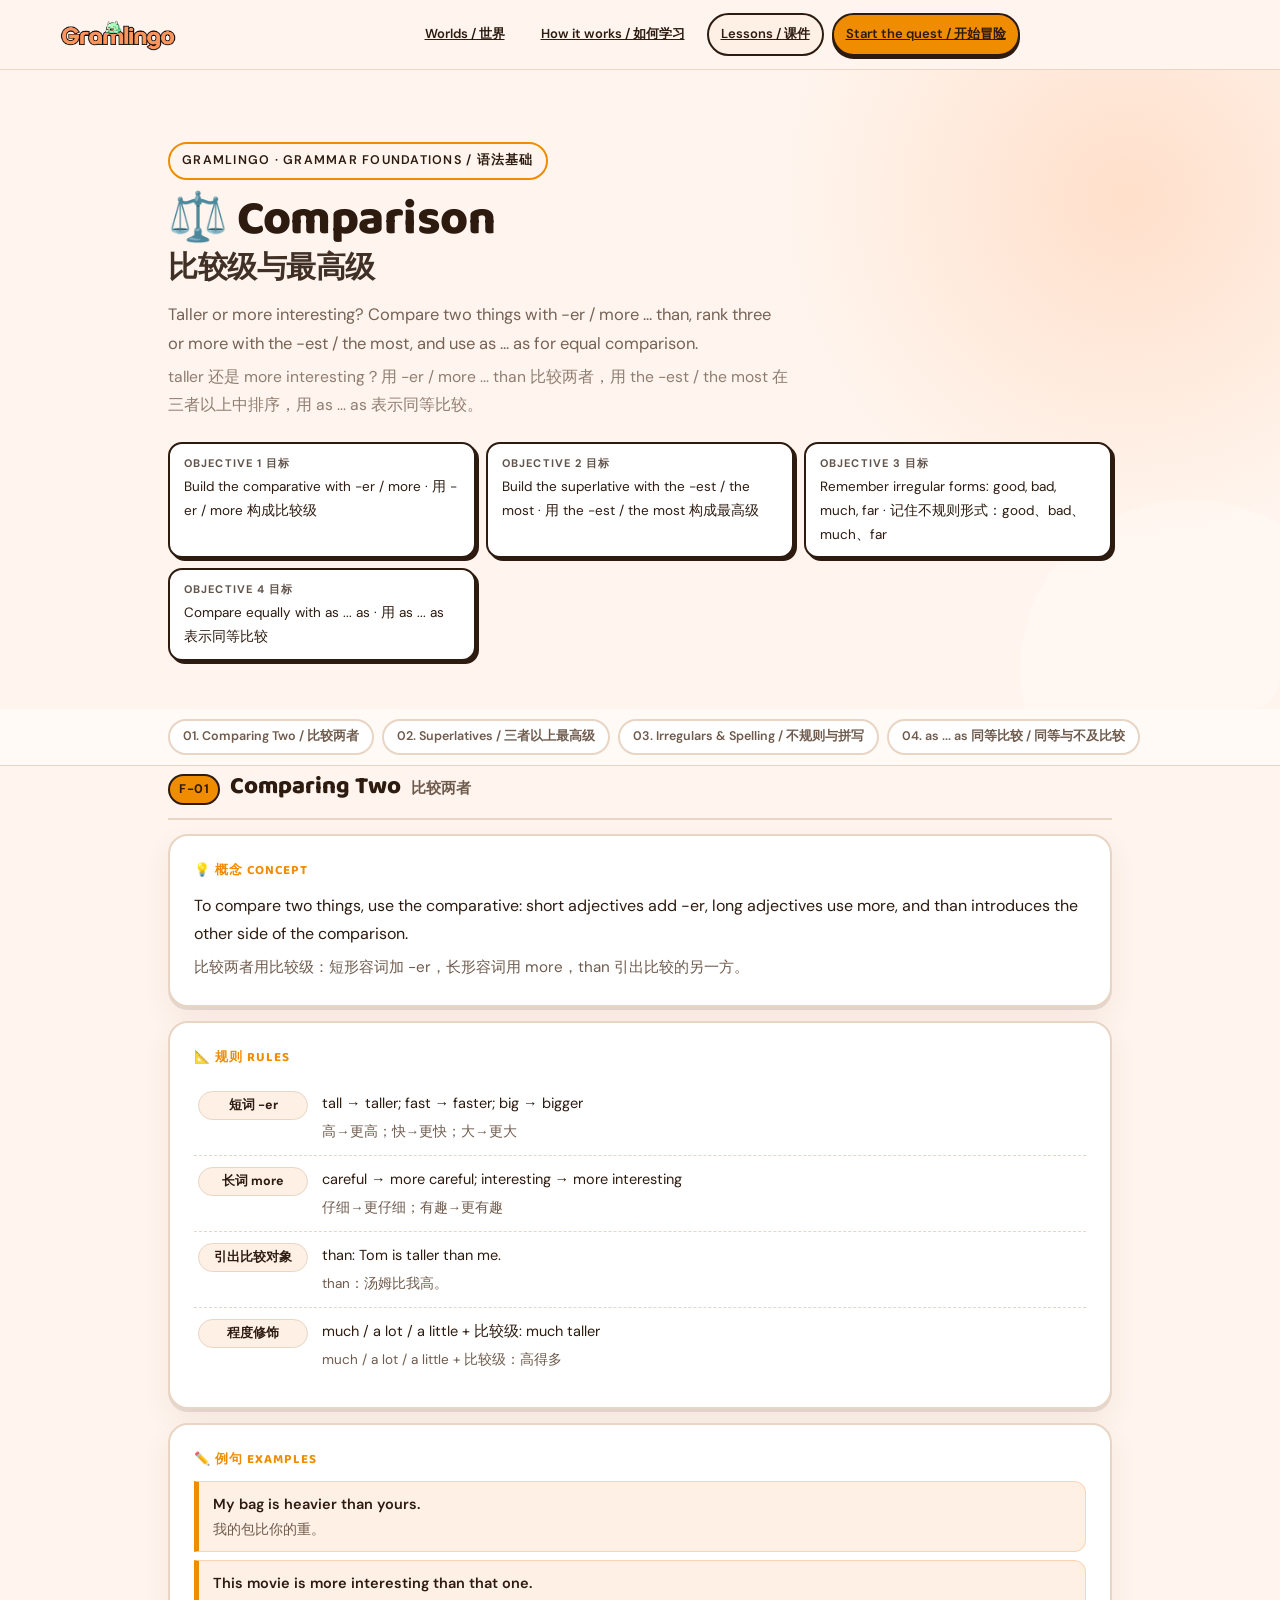
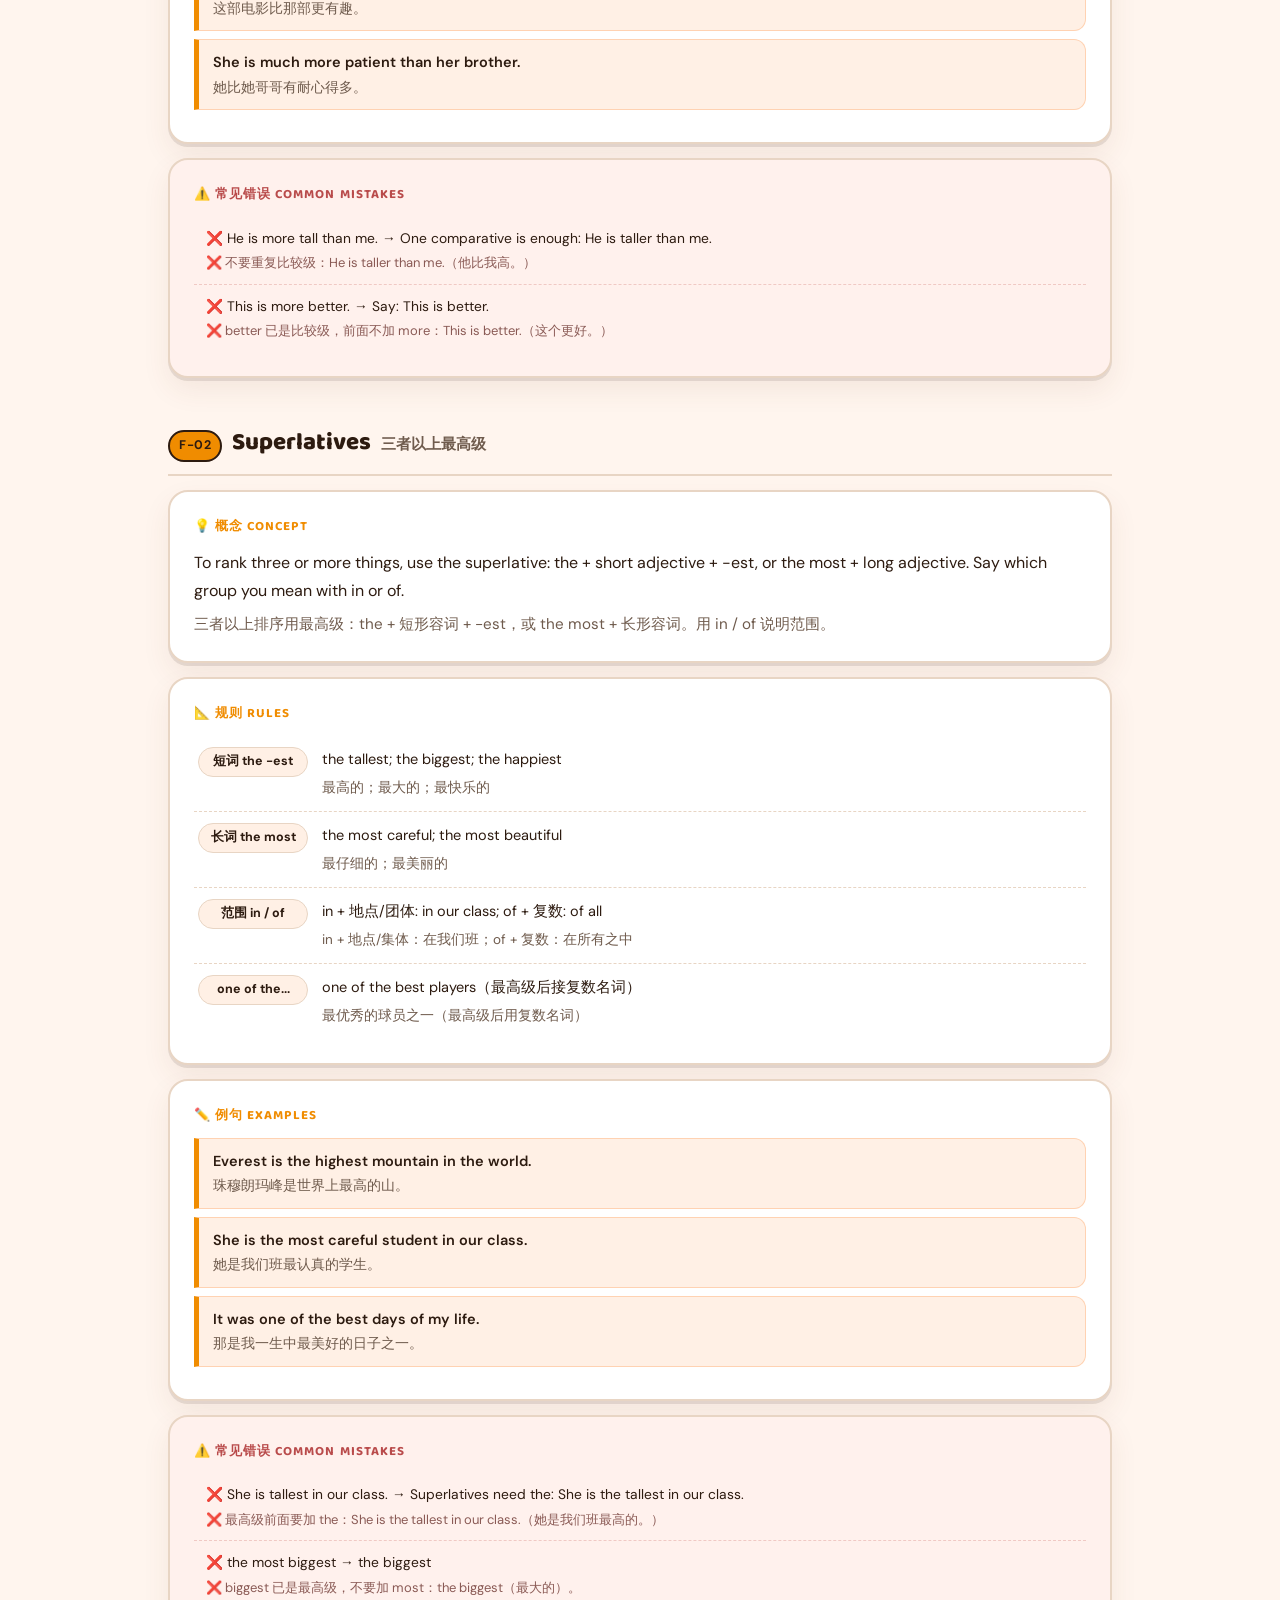
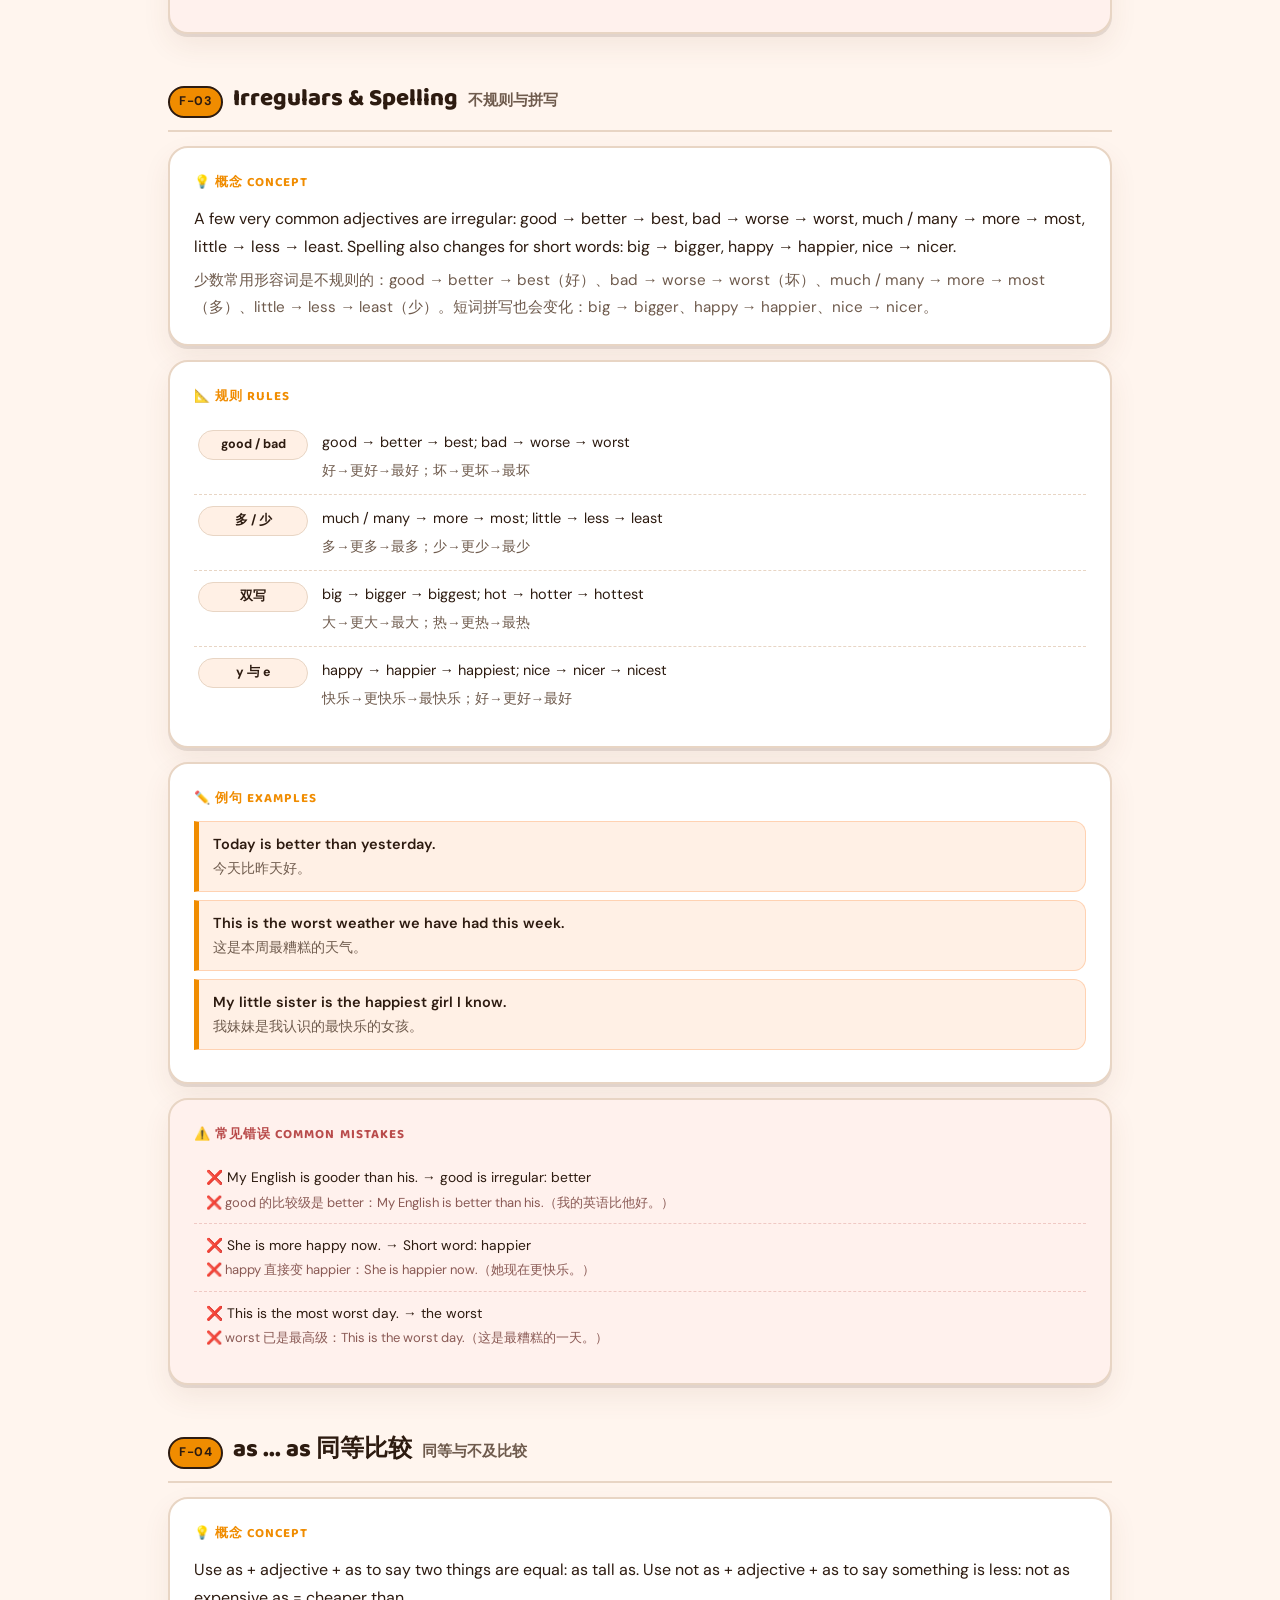
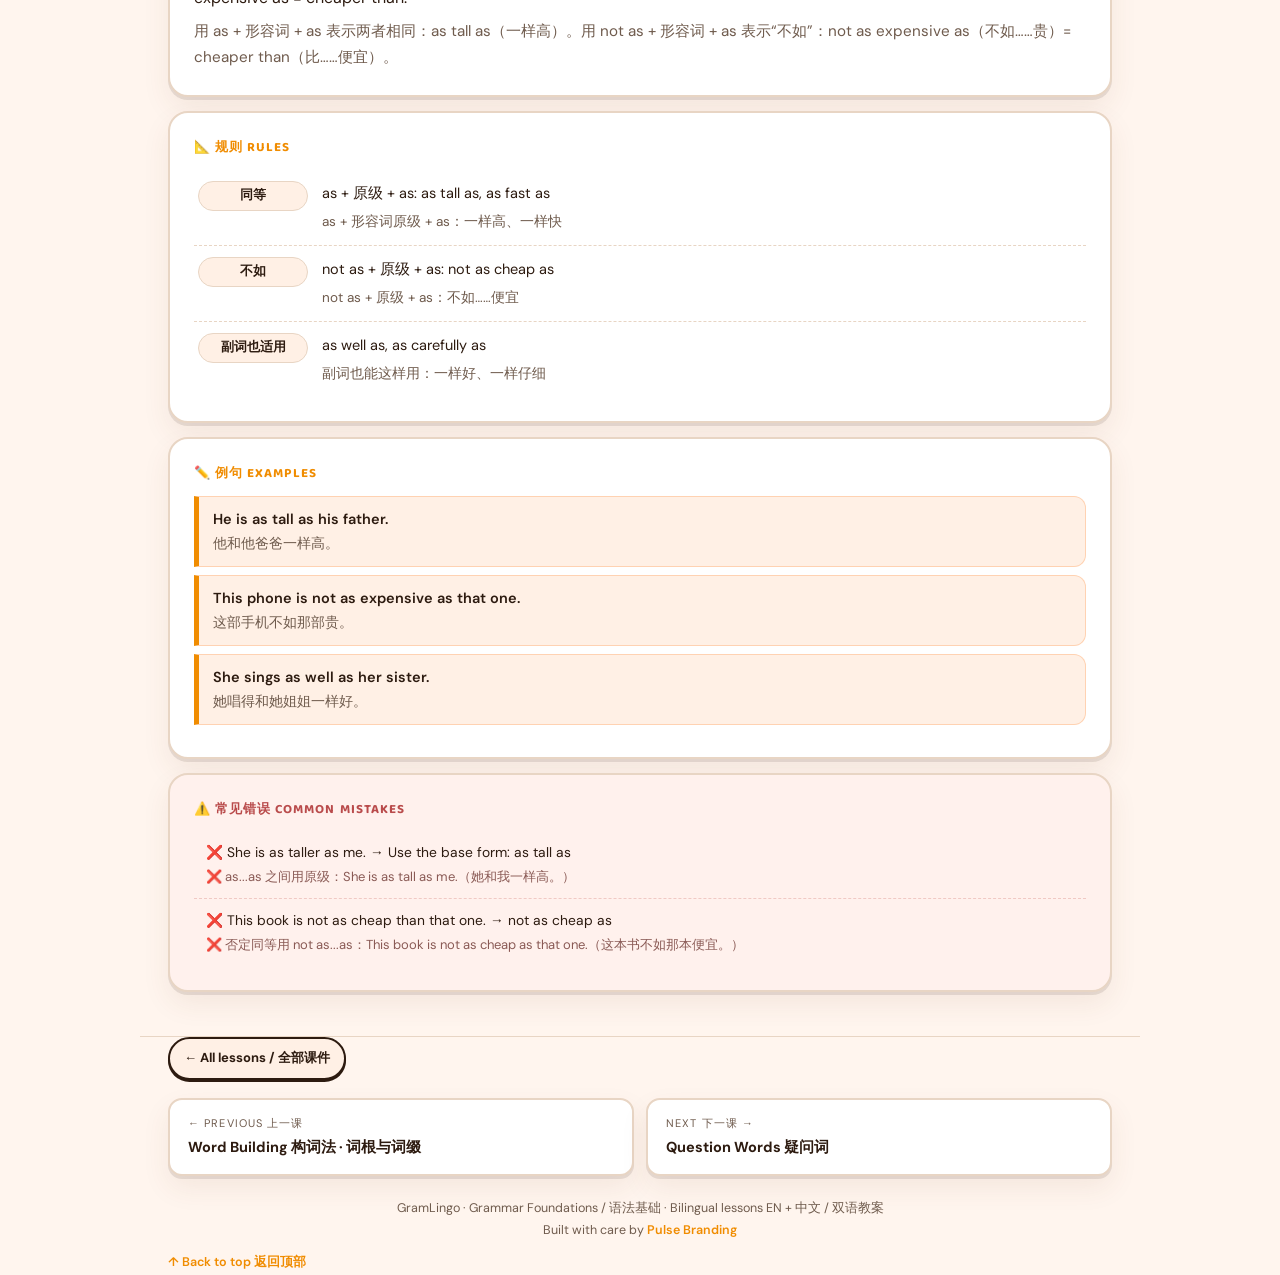
<file: comparison.html>
<!DOCTYPE html>
<html lang="en">
<head>
<meta charset="UTF-8">
<meta name="viewport" content="width=device-width, initial-scale=1">
<title>Comparison · Grammar Foundations — GramLingo Lessons / 语法课件</title>
<link rel="stylesheet" href="lessons.css">
</head>
<body data-accent="#F08C00">
<nav class="lesson-nav" aria-label="Primary navigation">
  <a class="lesson-brand" href="index.html"><img src="assets/gramlingo-logo.webp" alt="GramLingo"></a>
  <div class="lesson-nav-links">
    <a class="lesson-nav-link" href="https://gramlingo.online/#sec-worlds">Worlds / 世界</a>
    <a class="lesson-nav-link" href="https://gramlingo.online/#sec-how">How it works / 如何学习</a>
    <a class="lesson-nav-link lesson-nav-link--active" href="index.html">Lessons / 课件</a>
    <a class="lesson-nav-link lesson-nav-link--cta" href="https://app.gramlingo.online">Start the quest / 开始冒险</a>
  </div>
</nav>
<header class="cover">
  <div class="wrap">
    <div class="kicker">GramLingo · Grammar Foundations / 语法基础</div>
    <h1>⚖️ Comparison<span class="zh">比较级与最高级</span></h1>
    
    <div class="desc">Taller or more interesting? Compare two things with -er / more ... than, rank three or more with the -est / the most, and use as ... as for equal comparison.<span class="zh">taller 还是 more interesting？用 -er / more ... than 比较两者，用 the -est / the most 在三者以上中排序，用 as ... as 表示同等比较。</span></div>
    <div class="objectives"><div><b>Objective 1 目标</b>Build the comparative with -er / more · 用 -er / more 构成比较级</div><div><b>Objective 2 目标</b>Build the superlative with the -est / the most · 用 the -est / the most 构成最高级</div><div><b>Objective 3 目标</b>Remember irregular forms: good, bad, much, far · 记住不规则形式：good、bad、much、far</div><div><b>Objective 4 目标</b>Compare equally with as ... as · 用 as ... as 表示同等比较</div></div>
  </div>
</header>
<nav class="toc"><div class="wrap"><a href="#cmp_two">01. Comparing Two / 比较两者</a><a href="#cmp_est">02. Superlatives / 三者以上最高级</a><a href="#cmp_irr">03. Irregulars &amp; Spelling / 不规则与拼写</a><a href="#cmp_equal">04. as ... as 同等比较 / 同等与不及比较</a></div></nav>
<main class="wrap">
  
      <section class="phase" id="cmp_two">
        <div class="phase-head">
          <span class="phase-num">F-01</span>
          <h2>Comparing Two</h2>
          <span class="zh">比较两者</span>
        </div>
        <div class="card"><h3>💡 概念 Concept</h3><div class="concept">To compare two things, use the comparative: short adjectives add -er, long adjectives use more, and than introduces the other side of the comparison.<span class="zh">比较两者用比较级：短形容词加 -er，长形容词用 more，than 引出比较的另一方。</span></div></div>
        <div class="card"><h3>📐 规则 Rules</h3><div class="rules"><div class="rule"><b>短词 -er</b><div class="en">tall → taller; fast → faster; big → bigger</div><div class="zh">高→更高；快→更快；大→更大</div></div><div class="rule"><b>长词 more</b><div class="en">careful → more careful; interesting → more interesting</div><div class="zh">仔细→更仔细；有趣→更有趣</div></div><div class="rule"><b>引出比较对象</b><div class="en">than: Tom is taller than me.</div><div class="zh">than：汤姆比我高。</div></div><div class="rule"><b>程度修饰</b><div class="en">much / a lot / a little + 比较级: much taller</div><div class="zh">much / a lot / a little + 比较级：高得多</div></div></div></div>
        <div class="card"><h3>✏️ 例句 Examples</h3><div class="ex"><div class="en">My bag is heavier than yours.</div><div class="zh">我的包比你的重。</div></div><div class="ex"><div class="en">This movie is more interesting than that one.</div><div class="zh">这部电影比那部更有趣。</div></div><div class="ex"><div class="en">She is much more patient than her brother.</div><div class="zh">她比她哥哥有耐心得多。</div></div></div>
        <div class="card mistakes"><h3>⚠️ 常见错误 Common Mistakes</h3><div class="mistake">❌ He is more tall than me. → One comparative is enough: He is taller than me.<span class="zh">❌ 不要重复比较级：He is taller than me.（他比我高。）</span></div><div class="mistake">❌ This is more better. → Say: This is better.<span class="zh">❌ better 已是比较级，前面不加 more：This is better.（这个更好。）</span></div></div>
      </section>
      <section class="phase" id="cmp_est">
        <div class="phase-head">
          <span class="phase-num">F-02</span>
          <h2>Superlatives</h2>
          <span class="zh">三者以上最高级</span>
        </div>
        <div class="card"><h3>💡 概念 Concept</h3><div class="concept">To rank three or more things, use the superlative: the + short adjective + -est, or the most + long adjective. Say which group you mean with in or of.<span class="zh">三者以上排序用最高级：the + 短形容词 + -est，或 the most + 长形容词。用 in / of 说明范围。</span></div></div>
        <div class="card"><h3>📐 规则 Rules</h3><div class="rules"><div class="rule"><b>短词 the -est</b><div class="en">the tallest; the biggest; the happiest</div><div class="zh">最高的；最大的；最快乐的</div></div><div class="rule"><b>长词 the most</b><div class="en">the most careful; the most beautiful</div><div class="zh">最仔细的；最美丽的</div></div><div class="rule"><b>范围 in / of</b><div class="en">in + 地点/团体: in our class; of + 复数: of all</div><div class="zh">in + 地点/集体：在我们班；of + 复数：在所有之中</div></div><div class="rule"><b>one of the...</b><div class="en">one of the best players（最高级后接复数名词）</div><div class="zh">最优秀的球员之一（最高级后用复数名词）</div></div></div></div>
        <div class="card"><h3>✏️ 例句 Examples</h3><div class="ex"><div class="en">Everest is the highest mountain in the world.</div><div class="zh">珠穆朗玛峰是世界上最高的山。</div></div><div class="ex"><div class="en">She is the most careful student in our class.</div><div class="zh">她是我们班最认真的学生。</div></div><div class="ex"><div class="en">It was one of the best days of my life.</div><div class="zh">那是我一生中最美好的日子之一。</div></div></div>
        <div class="card mistakes"><h3>⚠️ 常见错误 Common Mistakes</h3><div class="mistake">❌ She is tallest in our class. → Superlatives need the: She is the tallest in our class.<span class="zh">❌ 最高级前面要加 the：She is the tallest in our class.（她是我们班最高的。）</span></div><div class="mistake">❌ the most biggest → the biggest<span class="zh">❌ biggest 已是最高级，不要加 most：the biggest（最大的）。</span></div></div>
      </section>
      <section class="phase" id="cmp_irr">
        <div class="phase-head">
          <span class="phase-num">F-03</span>
          <h2>Irregulars &amp; Spelling</h2>
          <span class="zh">不规则与拼写</span>
        </div>
        <div class="card"><h3>💡 概念 Concept</h3><div class="concept">A few very common adjectives are irregular: good → better → best, bad → worse → worst, much / many → more → most, little → less → least. Spelling also changes for short words: big → bigger, happy → happier, nice → nicer.<span class="zh">少数常用形容词是不规则的：good → better → best（好）、bad → worse → worst（坏）、much / many → more → most（多）、little → less → least（少）。短词拼写也会变化：big → bigger、happy → happier、nice → nicer。</span></div></div>
        <div class="card"><h3>📐 规则 Rules</h3><div class="rules"><div class="rule"><b>good / bad</b><div class="en">good → better → best; bad → worse → worst</div><div class="zh">好→更好→最好；坏→更坏→最坏</div></div><div class="rule"><b>多 / 少</b><div class="en">much / many → more → most; little → less → least</div><div class="zh">多→更多→最多；少→更少→最少</div></div><div class="rule"><b>双写</b><div class="en">big → bigger → biggest; hot → hotter → hottest</div><div class="zh">大→更大→最大；热→更热→最热</div></div><div class="rule"><b>y 与 e</b><div class="en">happy → happier → happiest; nice → nicer → nicest</div><div class="zh">快乐→更快乐→最快乐；好→更好→最好</div></div></div></div>
        <div class="card"><h3>✏️ 例句 Examples</h3><div class="ex"><div class="en">Today is better than yesterday.</div><div class="zh">今天比昨天好。</div></div><div class="ex"><div class="en">This is the worst weather we have had this week.</div><div class="zh">这是本周最糟糕的天气。</div></div><div class="ex"><div class="en">My little sister is the happiest girl I know.</div><div class="zh">我妹妹是我认识的最快乐的女孩。</div></div></div>
        <div class="card mistakes"><h3>⚠️ 常见错误 Common Mistakes</h3><div class="mistake">❌ My English is gooder than his. → good is irregular: better<span class="zh">❌ good 的比较级是 better：My English is better than his.（我的英语比他好。）</span></div><div class="mistake">❌ She is more happy now. → Short word: happier<span class="zh">❌ happy 直接变 happier：She is happier now.（她现在更快乐。）</span></div><div class="mistake">❌ This is the most worst day. → the worst<span class="zh">❌ worst 已是最高级：This is the worst day.（这是最糟糕的一天。）</span></div></div>
      </section>
      <section class="phase" id="cmp_equal">
        <div class="phase-head">
          <span class="phase-num">F-04</span>
          <h2>as ... as 同等比较</h2>
          <span class="zh">同等与不及比较</span>
        </div>
        <div class="card"><h3>💡 概念 Concept</h3><div class="concept">Use as + adjective + as to say two things are equal: as tall as. Use not as + adjective + as to say something is less: not as expensive as = cheaper than.<span class="zh">用 as + 形容词 + as 表示两者相同：as tall as（一样高）。用 not as + 形容词 + as 表示“不如”：not as expensive as（不如……贵）= cheaper than（比……便宜）。</span></div></div>
        <div class="card"><h3>📐 规则 Rules</h3><div class="rules"><div class="rule"><b>同等</b><div class="en">as + 原级 + as: as tall as, as fast as</div><div class="zh">as + 形容词原级 + as：一样高、一样快</div></div><div class="rule"><b>不如</b><div class="en">not as + 原级 + as: not as cheap as</div><div class="zh">not as + 原级 + as：不如……便宜</div></div><div class="rule"><b>副词也适用</b><div class="en">as well as, as carefully as</div><div class="zh">副词也能这样用：一样好、一样仔细</div></div></div></div>
        <div class="card"><h3>✏️ 例句 Examples</h3><div class="ex"><div class="en">He is as tall as his father.</div><div class="zh">他和他爸爸一样高。</div></div><div class="ex"><div class="en">This phone is not as expensive as that one.</div><div class="zh">这部手机不如那部贵。</div></div><div class="ex"><div class="en">She sings as well as her sister.</div><div class="zh">她唱得和她姐姐一样好。</div></div></div>
        <div class="card mistakes"><h3>⚠️ 常见错误 Common Mistakes</h3><div class="mistake">❌ She is as taller as me. → Use the base form: as tall as<span class="zh">❌ as...as 之间用原级：She is as tall as me.（她和我一样高。）</span></div><div class="mistake">❌ This book is not as cheap than that one. → not as cheap as<span class="zh">❌ 否定同等用 not as...as：This book is not as cheap as that one.（这本书不如那本便宜。）</span></div></div>
      </section>
  
</main>
<footer class="wrap">
  <a class="hub-link" href="index.html">← All lessons / 全部课件</a>
  <div class="nav-prev-next"><a href="word_building.html"><div class="dir">← Previous 上一课</div><div class="t">Word Building 构词法 · 词根与词缀</div></a><a href="question_words.html"><div class="dir">Next 下一课 →</div><div class="t">Question Words 疑问词</div></a></div>
  <div class="credit">GramLingo · Grammar Foundations / 语法基础 · Bilingual lessons EN + 中文 / 双语教案<br>Built with care by <a href="https://pulse-branding.com">Pulse Branding</a></div>
  <a class="toplink" href="#top">↑ Back to top 返回顶部</a>
</footer>
<script>
document.documentElement.style.setProperty('--accent', document.body.dataset.accent);
document.querySelectorAll('.practice .opt').forEach(function (button) {
  button.addEventListener('click', function () {
    var group = button.closest('.opts');
    group.querySelectorAll('.opt').forEach(function (option) {
      option.setAttribute('aria-pressed', option === button ? 'true' : 'false');
    });
  });
});
var links=[].slice.call(document.querySelectorAll('.toc a'));
var secs=links.map(function(a){return document.querySelector(a.getAttribute('href'));});
window.addEventListener('scroll',function(){
  var y=window.scrollY+90,best=-1;
  secs.forEach(function(s,i){if(s&&s.offsetTop<=y)best=i;});
  links.forEach(function(a,i){a.classList.toggle('on',i===best);});
},{passive:true});
</script>
</body>
</html>
</file>
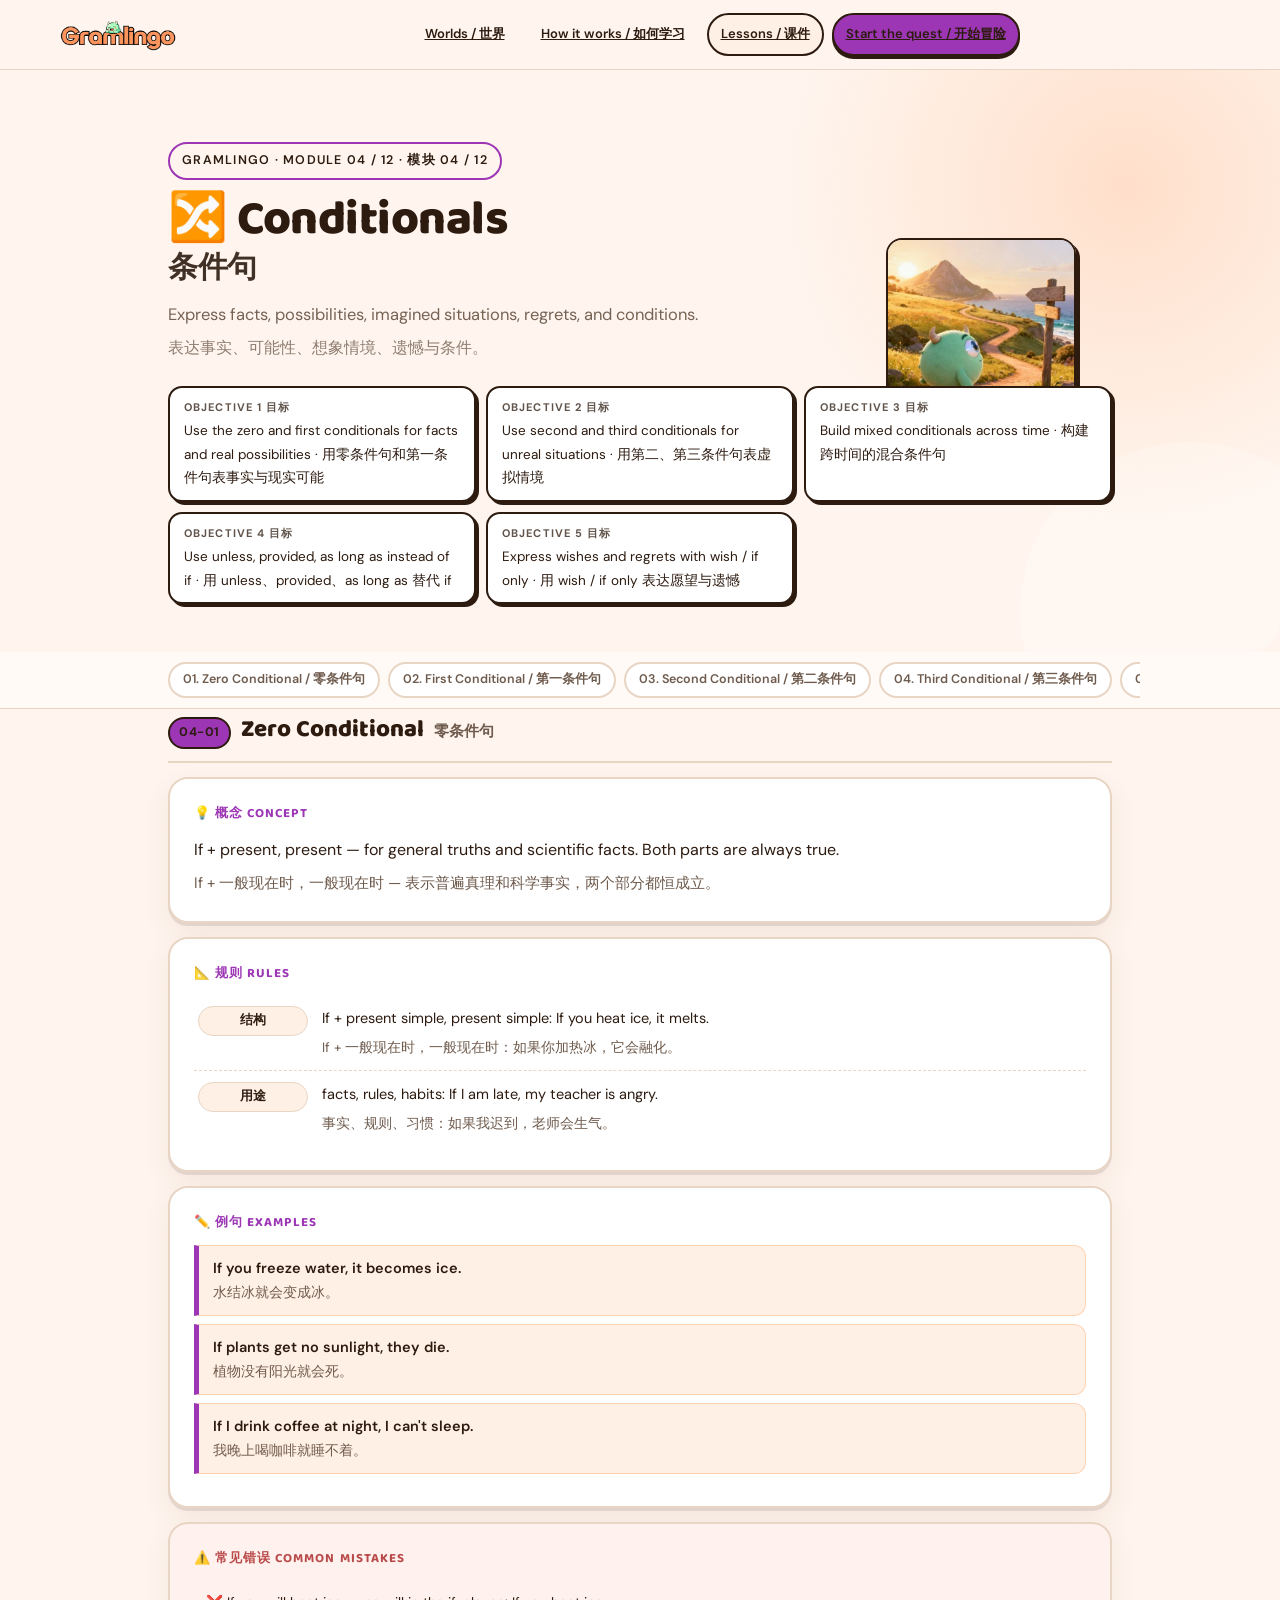
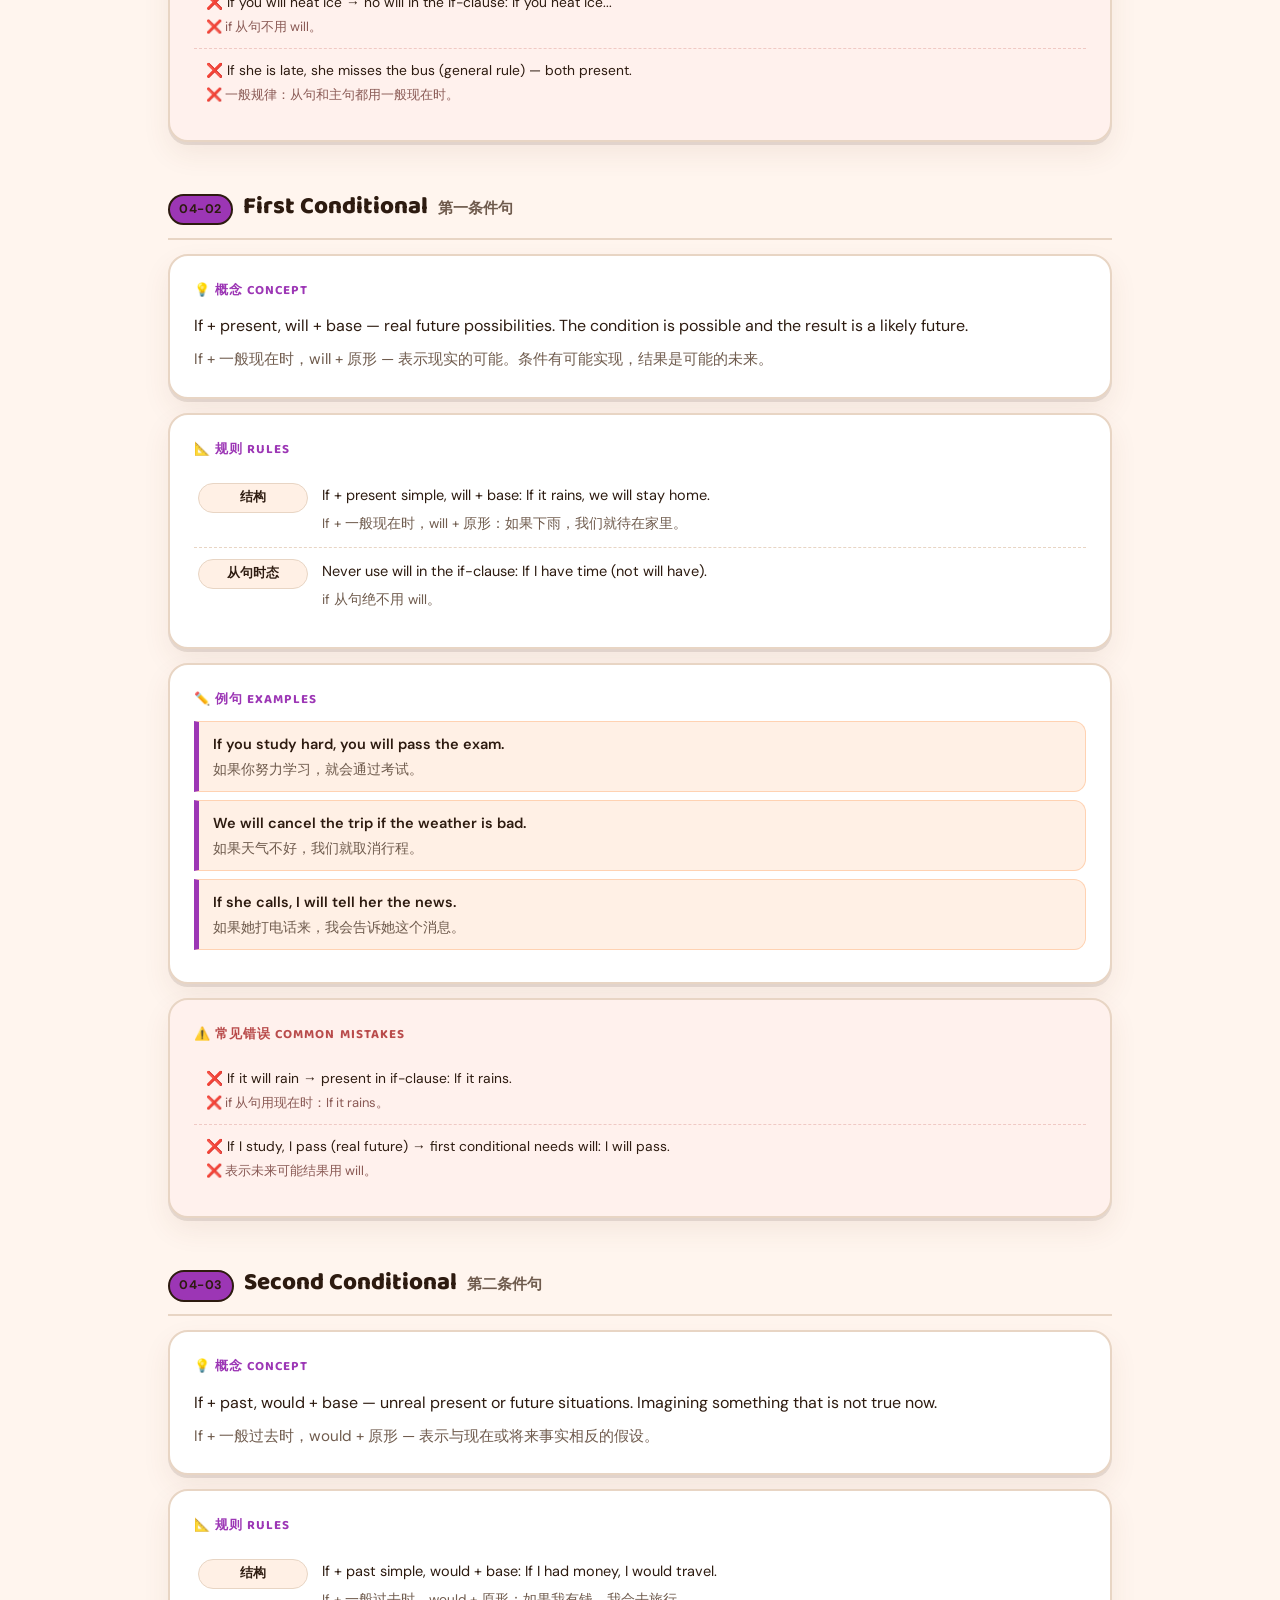
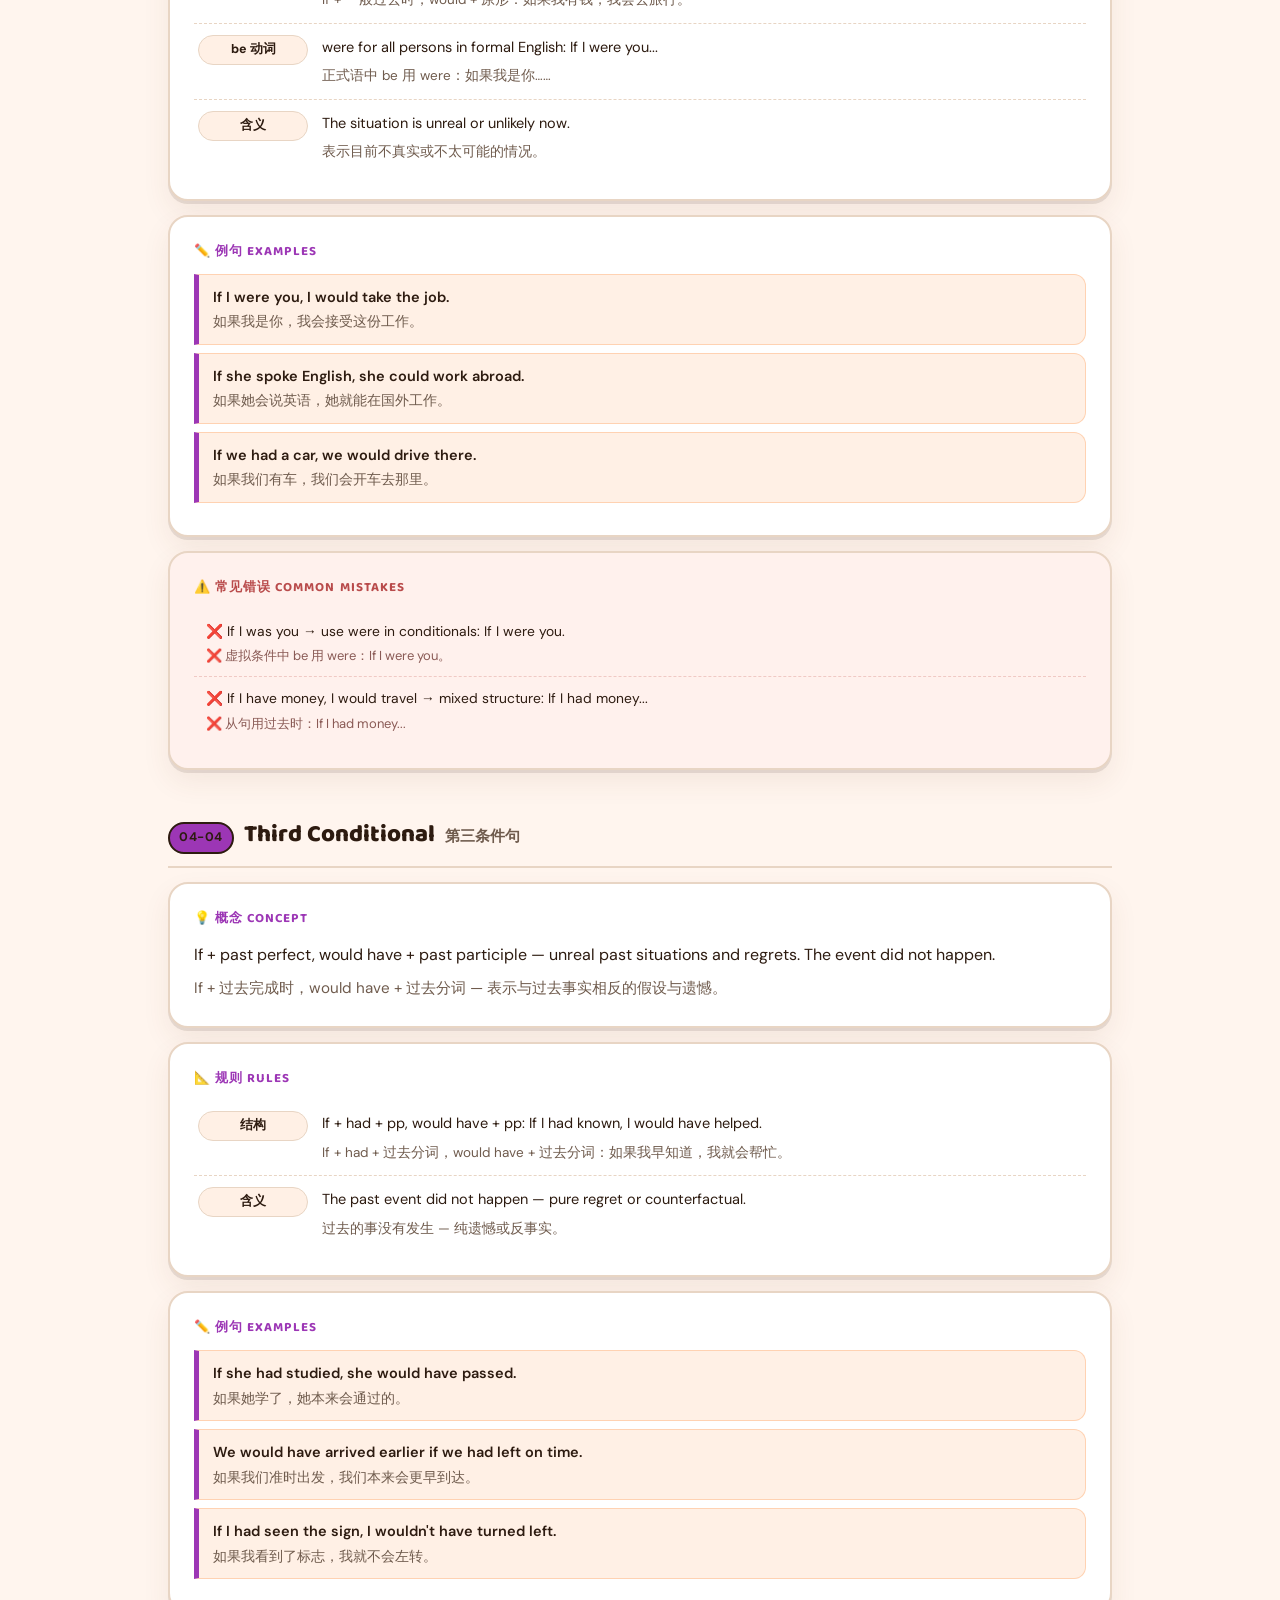
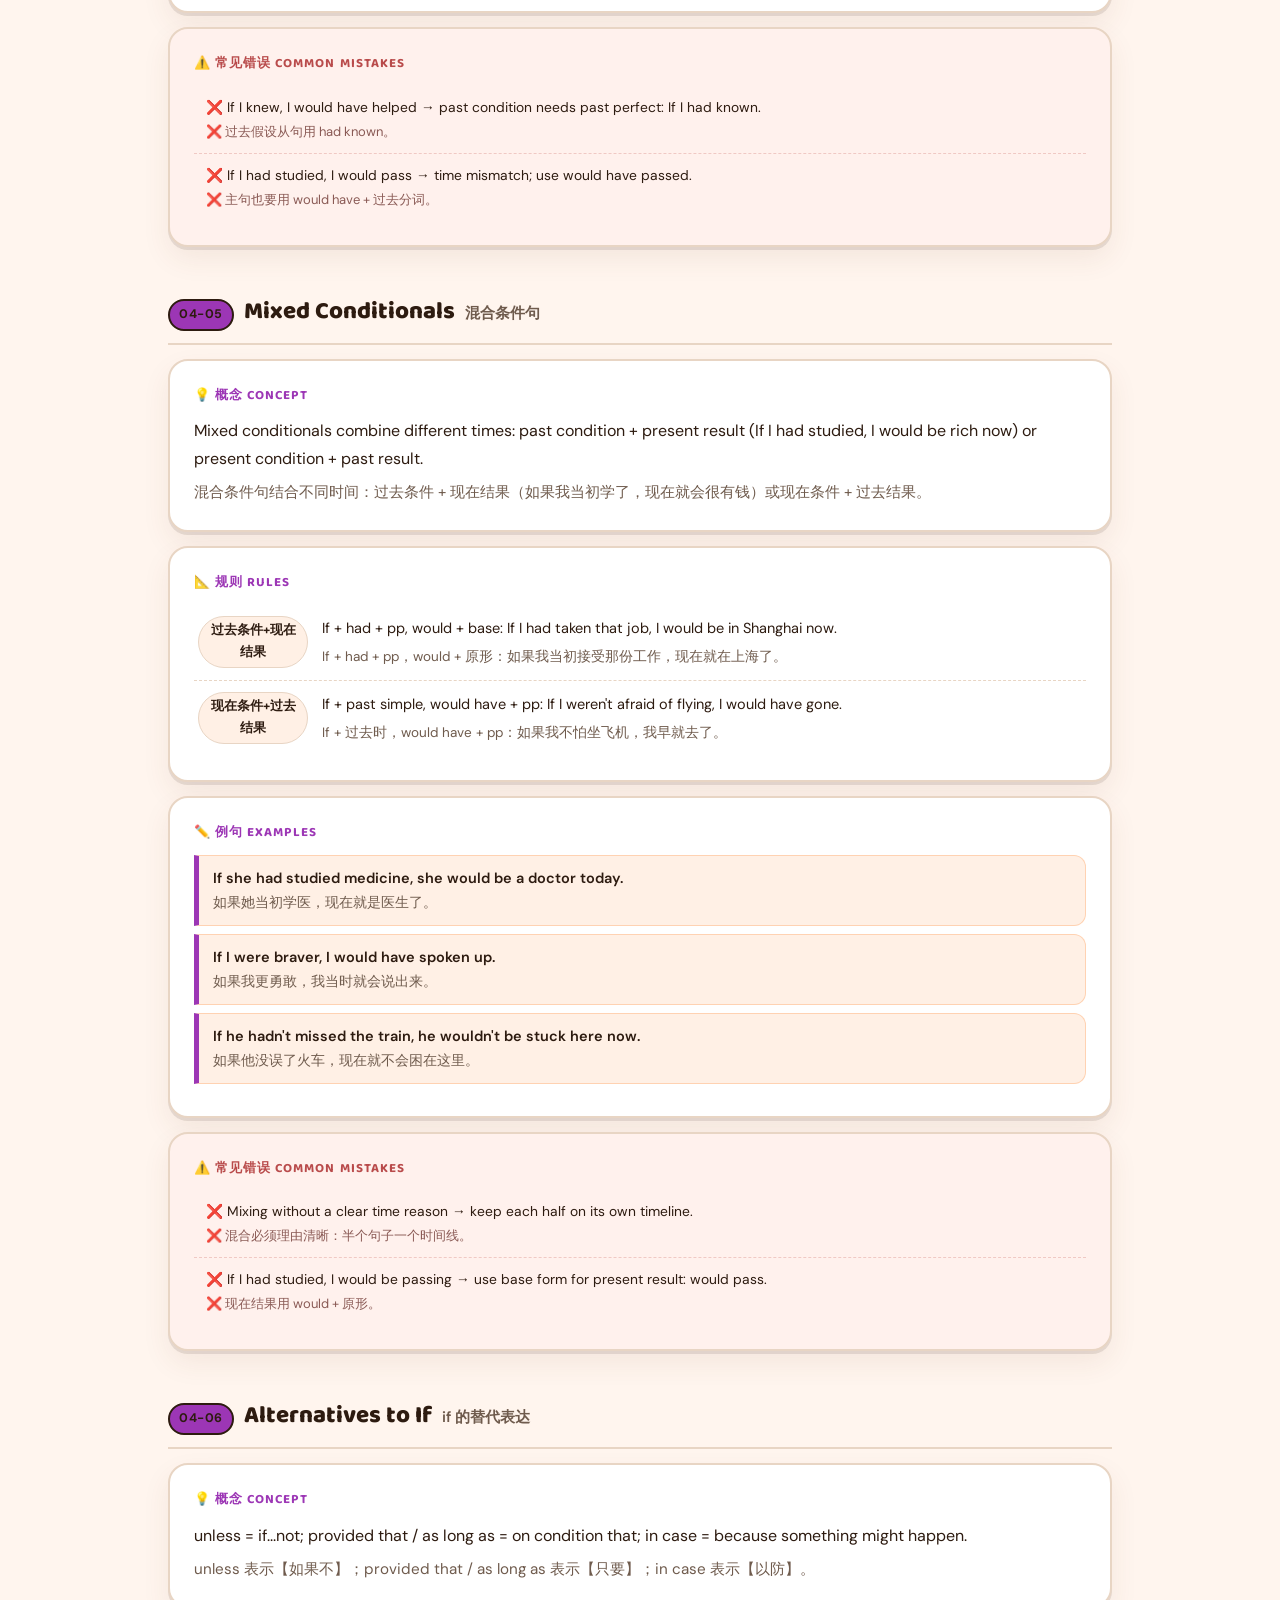
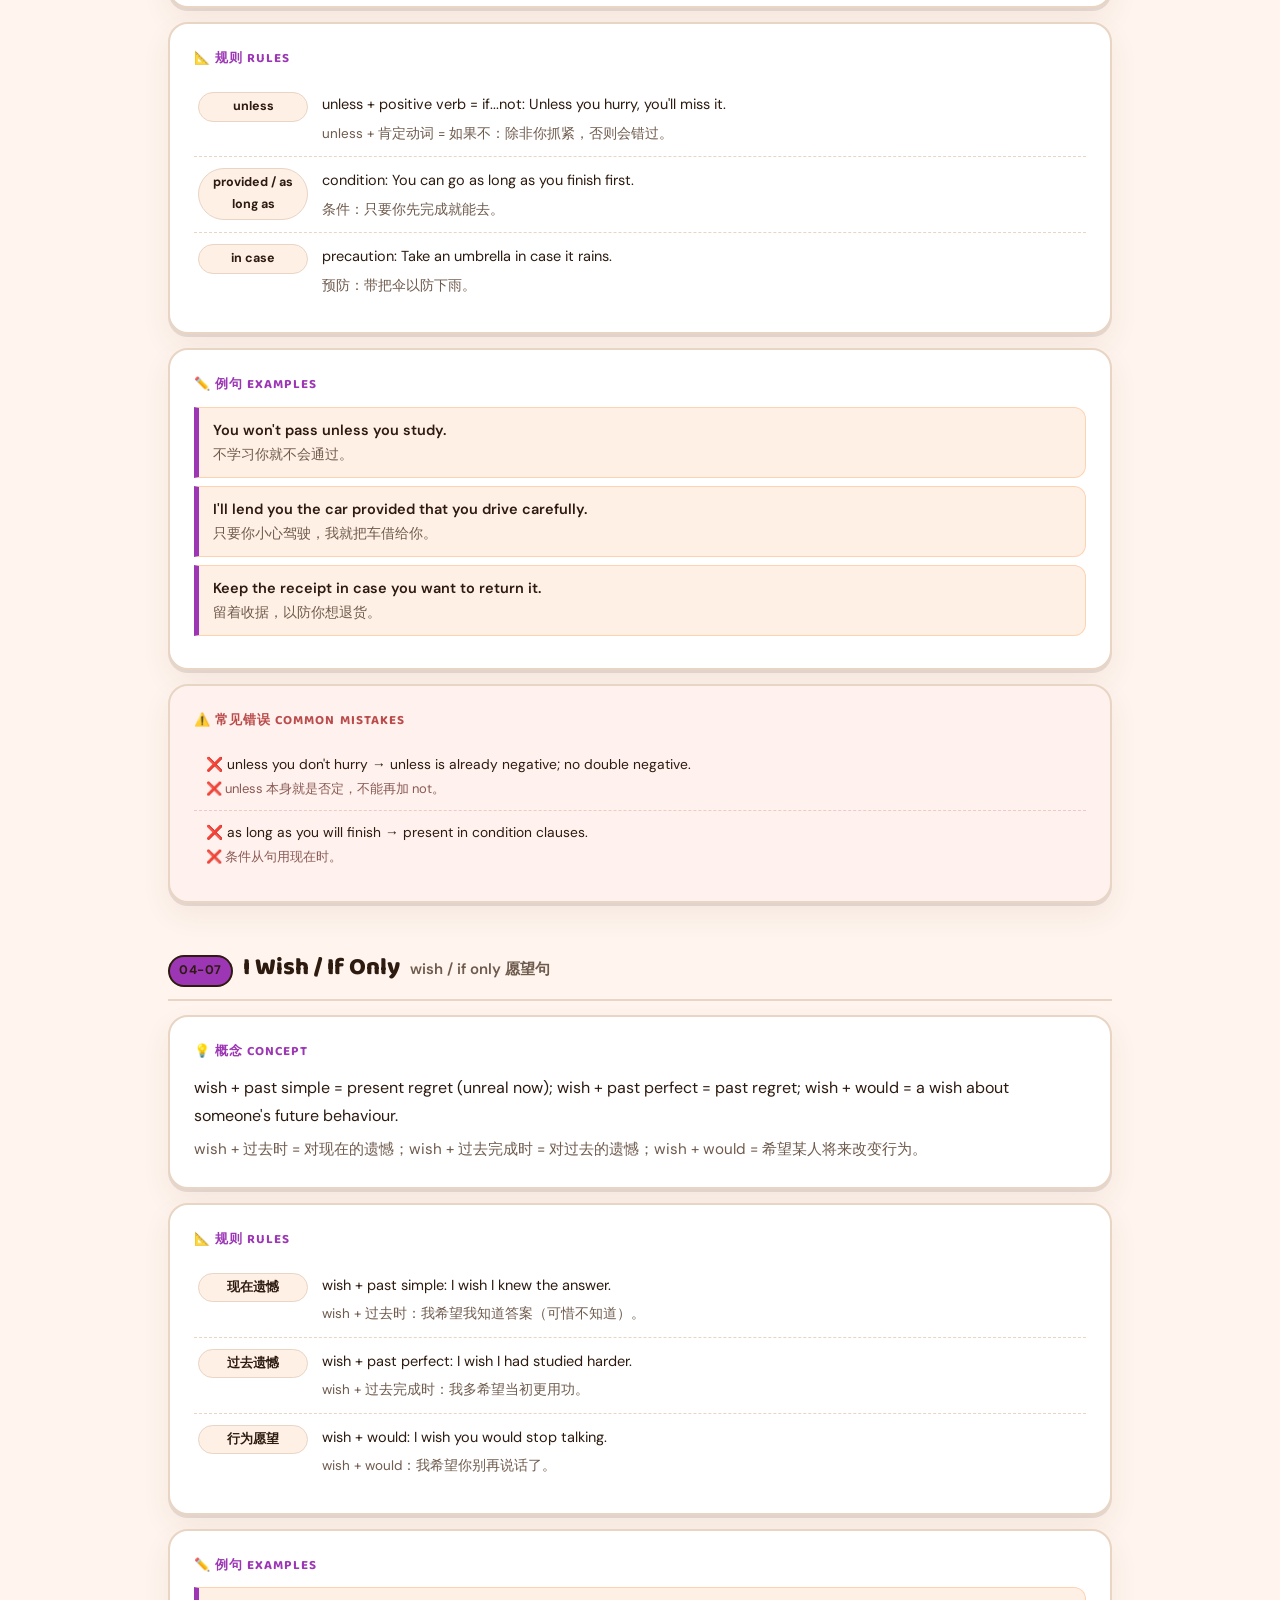
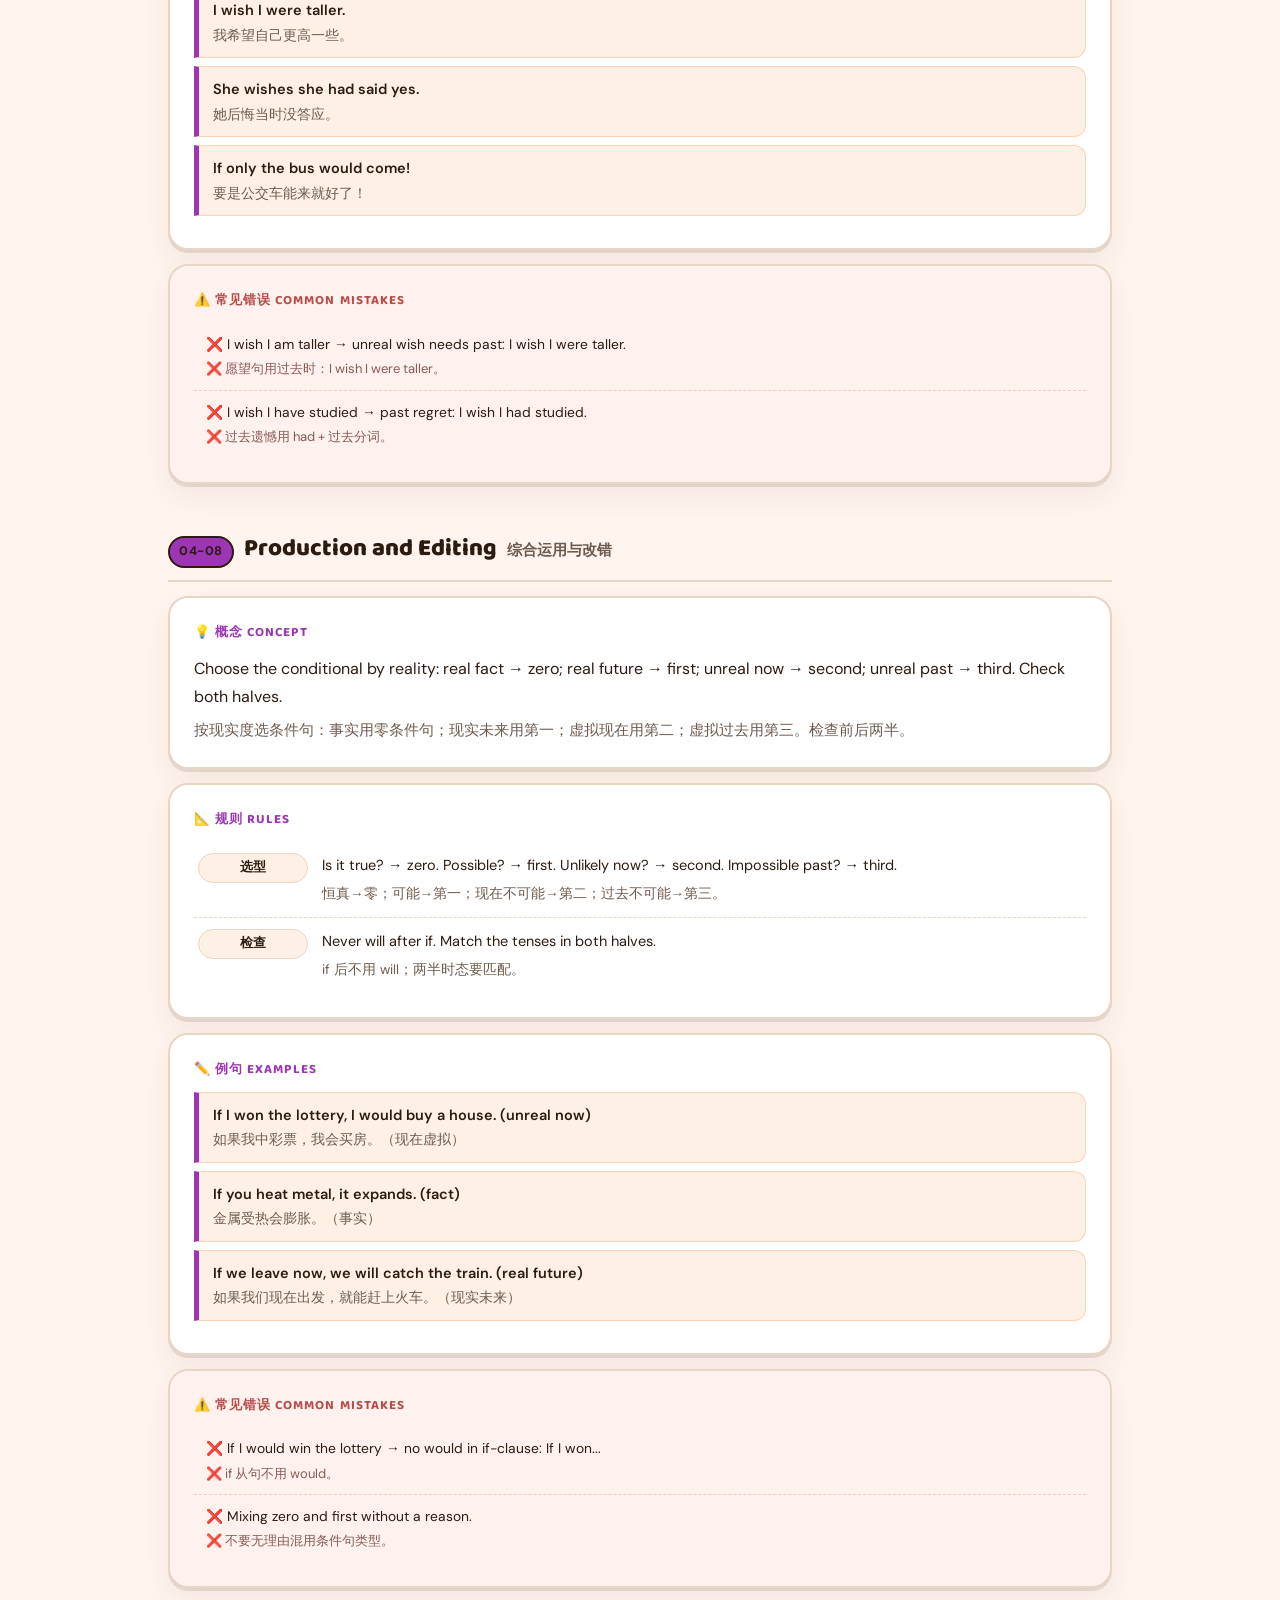
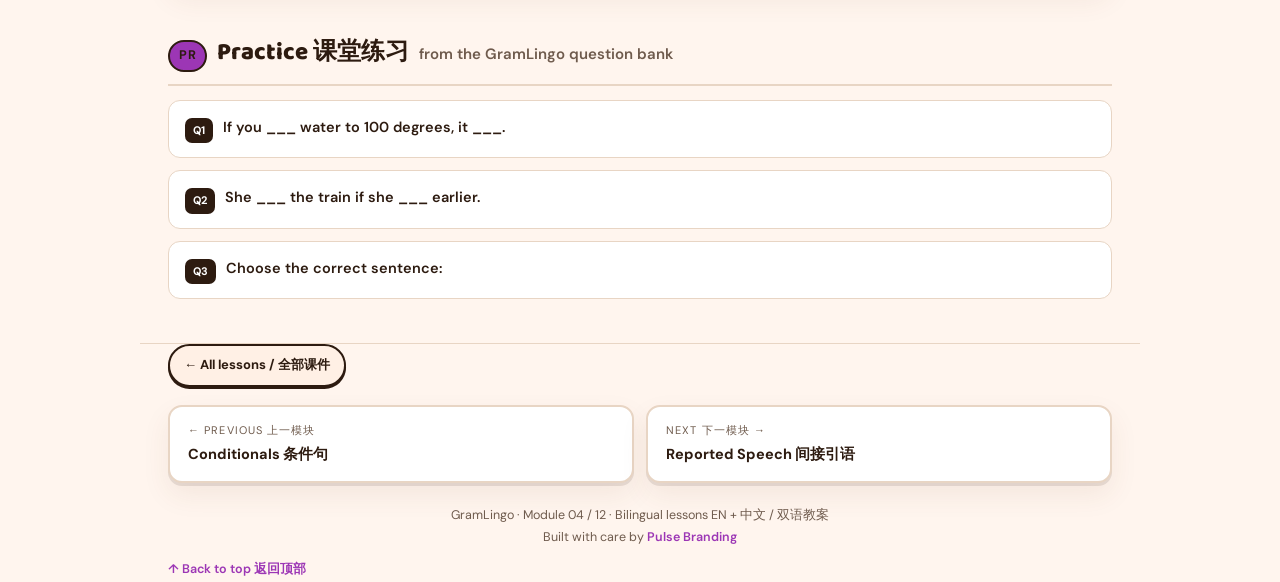
<file: conditionals.html>
<!DOCTYPE html>
<html lang="en">
<head>
<meta charset="UTF-8">
<meta name="viewport" content="width=device-width, initial-scale=1">
<title>Module 04 · Conditionals — GramLingo Lessons / 语法课件</title>
<link rel="stylesheet" href="lessons.css">
</head>
<body data-accent="#9C36B5">
<nav class="lesson-nav" aria-label="Primary navigation">
  <a class="lesson-brand" href="index.html"><img src="assets/gramlingo-logo.webp" alt="GramLingo"></a>
  <div class="lesson-nav-links">
    <a class="lesson-nav-link" href="https://gramlingo.online/#sec-worlds">Worlds / 世界</a>
    <a class="lesson-nav-link" href="https://gramlingo.online/#sec-how">How it works / 如何学习</a>
    <a class="lesson-nav-link lesson-nav-link--active" href="index.html">Lessons / 课件</a>
    <a class="lesson-nav-link lesson-nav-link--cta" href="https://app.gramlingo.online">Start the quest / 开始冒险</a>
  </div>
</nav>
<header class="cover">
  <div class="wrap">
    <div class="kicker">GramLingo · Module 04 / 12 · 模块 04 / 12</div>
    <h1>🔀 Conditionals<span class="zh">条件句</span></h1>
    <img class="cover-art" src="assets/covers/cover-conditionals.webp" alt="" loading="eager">
    <div class="desc">Express facts, possibilities, imagined situations, regrets, and conditions.<span class="zh">表达事实、可能性、想象情境、遗憾与条件。</span></div>
    <div class="objectives"><div><b>Objective 1 目标</b>Use the zero and first conditionals for facts and real possibilities · 用零条件句和第一条件句表事实与现实可能</div><div><b>Objective 2 目标</b>Use second and third conditionals for unreal situations · 用第二、第三条件句表虚拟情境</div><div><b>Objective 3 目标</b>Build mixed conditionals across time · 构建跨时间的混合条件句</div><div><b>Objective 4 目标</b>Use unless, provided, as long as instead of if · 用 unless、provided、as long as 替代 if</div><div><b>Objective 5 目标</b>Express wishes and regrets with wish / if only · 用 wish / if only 表达愿望与遗憾</div></div>
  </div>
</header>
<nav class="toc"><div class="wrap"><a href="#conditionals_zero">01. Zero Conditional / 零条件句</a><a href="#conditionals_first">02. First Conditional / 第一条件句</a><a href="#conditionals_second">03. Second Conditional / 第二条件句</a><a href="#conditionals_third">04. Third Conditional / 第三条件句</a><a href="#conditionals_mixed">05. Mixed Conditionals / 混合条件句</a><a href="#conditionals_alternatives">06. Alternatives to If / if 的替代表达</a><a href="#conditionals_wish">07. I Wish / If Only / wish / if only 愿望句</a><a href="#conditionals_prod">08. Production and Editing / 综合运用与改错</a><a href="#practice">Practice 练习</a></div></nav>
<main class="wrap">
  
      <section class="phase" id="conditionals_zero">
        <div class="phase-head">
          <span class="phase-num">04-01</span>
          <h2>Zero Conditional</h2>
          <span class="zh">零条件句</span>
        </div>
        <div class="card"><h3>💡 概念 Concept</h3><div class="concept">If + present, present — for general truths and scientific facts. Both parts are always true.<span class="zh">If + 一般现在时，一般现在时 — 表示普遍真理和科学事实，两个部分都恒成立。</span></div></div>
        <div class="card"><h3>📐 规则 Rules</h3><div class="rules"><div class="rule"><b>结构</b><div class="en">If + present simple, present simple: If you heat ice, it melts.</div><div class="zh">If + 一般现在时，一般现在时：如果你加热冰，它会融化。</div></div><div class="rule"><b>用途</b><div class="en">facts, rules, habits: If I am late, my teacher is angry.</div><div class="zh">事实、规则、习惯：如果我迟到，老师会生气。</div></div></div></div>
        <div class="card"><h3>✏️ 例句 Examples</h3><div class="ex"><div class="en">If you freeze water, it becomes ice.</div><div class="zh">水结冰就会变成冰。</div></div><div class="ex"><div class="en">If plants get no sunlight, they die.</div><div class="zh">植物没有阳光就会死。</div></div><div class="ex"><div class="en">If I drink coffee at night, I can't sleep.</div><div class="zh">我晚上喝咖啡就睡不着。</div></div></div>
        <div class="card mistakes"><h3>⚠️ 常见错误 Common Mistakes</h3><div class="mistake">❌ If you will heat ice → no will in the if-clause: If you heat ice...<span class="zh">❌ if 从句不用 will。</span></div><div class="mistake">❌ If she is late, she misses the bus (general rule) — both present.<span class="zh">❌ 一般规律：从句和主句都用一般现在时。</span></div></div>
      </section>
      <section class="phase" id="conditionals_first">
        <div class="phase-head">
          <span class="phase-num">04-02</span>
          <h2>First Conditional</h2>
          <span class="zh">第一条件句</span>
        </div>
        <div class="card"><h3>💡 概念 Concept</h3><div class="concept">If + present, will + base — real future possibilities. The condition is possible and the result is a likely future.<span class="zh">If + 一般现在时，will + 原形 — 表示现实的可能。条件有可能实现，结果是可能的未来。</span></div></div>
        <div class="card"><h3>📐 规则 Rules</h3><div class="rules"><div class="rule"><b>结构</b><div class="en">If + present simple, will + base: If it rains, we will stay home.</div><div class="zh">If + 一般现在时，will + 原形：如果下雨，我们就待在家里。</div></div><div class="rule"><b>从句时态</b><div class="en">Never use will in the if-clause: If I have time (not will have).</div><div class="zh">if 从句绝不用 will。</div></div></div></div>
        <div class="card"><h3>✏️ 例句 Examples</h3><div class="ex"><div class="en">If you study hard, you will pass the exam.</div><div class="zh">如果你努力学习，就会通过考试。</div></div><div class="ex"><div class="en">We will cancel the trip if the weather is bad.</div><div class="zh">如果天气不好，我们就取消行程。</div></div><div class="ex"><div class="en">If she calls, I will tell her the news.</div><div class="zh">如果她打电话来，我会告诉她这个消息。</div></div></div>
        <div class="card mistakes"><h3>⚠️ 常见错误 Common Mistakes</h3><div class="mistake">❌ If it will rain → present in if-clause: If it rains.<span class="zh">❌ if 从句用现在时：If it rains。</span></div><div class="mistake">❌ If I study, I pass (real future) → first conditional needs will: I will pass.<span class="zh">❌ 表示未来可能结果用 will。</span></div></div>
      </section>
      <section class="phase" id="conditionals_second">
        <div class="phase-head">
          <span class="phase-num">04-03</span>
          <h2>Second Conditional</h2>
          <span class="zh">第二条件句</span>
        </div>
        <div class="card"><h3>💡 概念 Concept</h3><div class="concept">If + past, would + base — unreal present or future situations. Imagining something that is not true now.<span class="zh">If + 一般过去时，would + 原形 — 表示与现在或将来事实相反的假设。</span></div></div>
        <div class="card"><h3>📐 规则 Rules</h3><div class="rules"><div class="rule"><b>结构</b><div class="en">If + past simple, would + base: If I had money, I would travel.</div><div class="zh">If + 一般过去时，would + 原形：如果我有钱，我会去旅行。</div></div><div class="rule"><b>be 动词</b><div class="en">were for all persons in formal English: If I were you...</div><div class="zh">正式语中 be 用 were：如果我是你……</div></div><div class="rule"><b>含义</b><div class="en">The situation is unreal or unlikely now.</div><div class="zh">表示目前不真实或不太可能的情况。</div></div></div></div>
        <div class="card"><h3>✏️ 例句 Examples</h3><div class="ex"><div class="en">If I were you, I would take the job.</div><div class="zh">如果我是你，我会接受这份工作。</div></div><div class="ex"><div class="en">If she spoke English, she could work abroad.</div><div class="zh">如果她会说英语，她就能在国外工作。</div></div><div class="ex"><div class="en">If we had a car, we would drive there.</div><div class="zh">如果我们有车，我们会开车去那里。</div></div></div>
        <div class="card mistakes"><h3>⚠️ 常见错误 Common Mistakes</h3><div class="mistake">❌ If I was you → use were in conditionals: If I were you.<span class="zh">❌ 虚拟条件中 be 用 were：If I were you。</span></div><div class="mistake">❌ If I have money, I would travel → mixed structure: If I had money...<span class="zh">❌ 从句用过去时：If I had money...</span></div></div>
      </section>
      <section class="phase" id="conditionals_third">
        <div class="phase-head">
          <span class="phase-num">04-04</span>
          <h2>Third Conditional</h2>
          <span class="zh">第三条件句</span>
        </div>
        <div class="card"><h3>💡 概念 Concept</h3><div class="concept">If + past perfect, would have + past participle — unreal past situations and regrets. The event did not happen.<span class="zh">If + 过去完成时，would have + 过去分词 — 表示与过去事实相反的假设与遗憾。</span></div></div>
        <div class="card"><h3>📐 规则 Rules</h3><div class="rules"><div class="rule"><b>结构</b><div class="en">If + had + pp, would have + pp: If I had known, I would have helped.</div><div class="zh">If + had + 过去分词，would have + 过去分词：如果我早知道，我就会帮忙。</div></div><div class="rule"><b>含义</b><div class="en">The past event did not happen — pure regret or counterfactual.</div><div class="zh">过去的事没有发生 — 纯遗憾或反事实。</div></div></div></div>
        <div class="card"><h3>✏️ 例句 Examples</h3><div class="ex"><div class="en">If she had studied, she would have passed.</div><div class="zh">如果她学了，她本来会通过的。</div></div><div class="ex"><div class="en">We would have arrived earlier if we had left on time.</div><div class="zh">如果我们准时出发，我们本来会更早到达。</div></div><div class="ex"><div class="en">If I had seen the sign, I wouldn't have turned left.</div><div class="zh">如果我看到了标志，我就不会左转。</div></div></div>
        <div class="card mistakes"><h3>⚠️ 常见错误 Common Mistakes</h3><div class="mistake">❌ If I knew, I would have helped → past condition needs past perfect: If I had known.<span class="zh">❌ 过去假设从句用 had known。</span></div><div class="mistake">❌ If I had studied, I would pass → time mismatch; use would have passed.<span class="zh">❌ 主句也要用 would have + 过去分词。</span></div></div>
      </section>
      <section class="phase" id="conditionals_mixed">
        <div class="phase-head">
          <span class="phase-num">04-05</span>
          <h2>Mixed Conditionals</h2>
          <span class="zh">混合条件句</span>
        </div>
        <div class="card"><h3>💡 概念 Concept</h3><div class="concept">Mixed conditionals combine different times: past condition + present result (If I had studied, I would be rich now) or present condition + past result.<span class="zh">混合条件句结合不同时间：过去条件 + 现在结果（如果我当初学了，现在就会很有钱）或现在条件 + 过去结果。</span></div></div>
        <div class="card"><h3>📐 规则 Rules</h3><div class="rules"><div class="rule"><b>过去条件+现在结果</b><div class="en">If + had + pp, would + base: If I had taken that job, I would be in Shanghai now.</div><div class="zh">If + had + pp，would + 原形：如果我当初接受那份工作，现在就在上海了。</div></div><div class="rule"><b>现在条件+过去结果</b><div class="en">If + past simple, would have + pp: If I weren't afraid of flying, I would have gone.</div><div class="zh">If + 过去时，would have + pp：如果我不怕坐飞机，我早就去了。</div></div></div></div>
        <div class="card"><h3>✏️ 例句 Examples</h3><div class="ex"><div class="en">If she had studied medicine, she would be a doctor today.</div><div class="zh">如果她当初学医，现在就是医生了。</div></div><div class="ex"><div class="en">If I were braver, I would have spoken up.</div><div class="zh">如果我更勇敢，我当时就会说出来。</div></div><div class="ex"><div class="en">If he hadn't missed the train, he wouldn't be stuck here now.</div><div class="zh">如果他没误了火车，现在就不会困在这里。</div></div></div>
        <div class="card mistakes"><h3>⚠️ 常见错误 Common Mistakes</h3><div class="mistake">❌ Mixing without a clear time reason → keep each half on its own timeline.<span class="zh">❌ 混合必须理由清晰：半个句子一个时间线。</span></div><div class="mistake">❌ If I had studied, I would be passing → use base form for present result: would pass.<span class="zh">❌ 现在结果用 would + 原形。</span></div></div>
      </section>
      <section class="phase" id="conditionals_alternatives">
        <div class="phase-head">
          <span class="phase-num">04-06</span>
          <h2>Alternatives to If</h2>
          <span class="zh">if 的替代表达</span>
        </div>
        <div class="card"><h3>💡 概念 Concept</h3><div class="concept">unless = if...not; provided that / as long as = on condition that; in case = because something might happen.<span class="zh">unless 表示【如果不】；provided that / as long as 表示【只要】；in case 表示【以防】。</span></div></div>
        <div class="card"><h3>📐 规则 Rules</h3><div class="rules"><div class="rule"><b>unless</b><div class="en">unless + positive verb = if...not: Unless you hurry, you'll miss it.</div><div class="zh">unless + 肯定动词 = 如果不：除非你抓紧，否则会错过。</div></div><div class="rule"><b>provided / as long as</b><div class="en">condition: You can go as long as you finish first.</div><div class="zh">条件：只要你先完成就能去。</div></div><div class="rule"><b>in case</b><div class="en">precaution: Take an umbrella in case it rains.</div><div class="zh">预防：带把伞以防下雨。</div></div></div></div>
        <div class="card"><h3>✏️ 例句 Examples</h3><div class="ex"><div class="en">You won't pass unless you study.</div><div class="zh">不学习你就不会通过。</div></div><div class="ex"><div class="en">I'll lend you the car provided that you drive carefully.</div><div class="zh">只要你小心驾驶，我就把车借给你。</div></div><div class="ex"><div class="en">Keep the receipt in case you want to return it.</div><div class="zh">留着收据，以防你想退货。</div></div></div>
        <div class="card mistakes"><h3>⚠️ 常见错误 Common Mistakes</h3><div class="mistake">❌ unless you don't hurry → unless is already negative; no double negative.<span class="zh">❌ unless 本身就是否定，不能再加 not。</span></div><div class="mistake">❌ as long as you will finish → present in condition clauses.<span class="zh">❌ 条件从句用现在时。</span></div></div>
      </section>
      <section class="phase" id="conditionals_wish">
        <div class="phase-head">
          <span class="phase-num">04-07</span>
          <h2>I Wish / If Only</h2>
          <span class="zh">wish / if only 愿望句</span>
        </div>
        <div class="card"><h3>💡 概念 Concept</h3><div class="concept">wish + past simple = present regret (unreal now); wish + past perfect = past regret; wish + would = a wish about someone's future behaviour.<span class="zh">wish + 过去时 = 对现在的遗憾；wish + 过去完成时 = 对过去的遗憾；wish + would = 希望某人将来改变行为。</span></div></div>
        <div class="card"><h3>📐 规则 Rules</h3><div class="rules"><div class="rule"><b>现在遗憾</b><div class="en">wish + past simple: I wish I knew the answer.</div><div class="zh">wish + 过去时：我希望我知道答案（可惜不知道）。</div></div><div class="rule"><b>过去遗憾</b><div class="en">wish + past perfect: I wish I had studied harder.</div><div class="zh">wish + 过去完成时：我多希望当初更用功。</div></div><div class="rule"><b>行为愿望</b><div class="en">wish + would: I wish you would stop talking.</div><div class="zh">wish + would：我希望你别再说话了。</div></div></div></div>
        <div class="card"><h3>✏️ 例句 Examples</h3><div class="ex"><div class="en">I wish I were taller.</div><div class="zh">我希望自己更高一些。</div></div><div class="ex"><div class="en">She wishes she had said yes.</div><div class="zh">她后悔当时没答应。</div></div><div class="ex"><div class="en">If only the bus would come!</div><div class="zh">要是公交车能来就好了！</div></div></div>
        <div class="card mistakes"><h3>⚠️ 常见错误 Common Mistakes</h3><div class="mistake">❌ I wish I am taller → unreal wish needs past: I wish I were taller.<span class="zh">❌ 愿望句用过去时：I wish I were taller。</span></div><div class="mistake">❌ I wish I have studied → past regret: I wish I had studied.<span class="zh">❌ 过去遗憾用 had + 过去分词。</span></div></div>
      </section>
      <section class="phase" id="conditionals_prod">
        <div class="phase-head">
          <span class="phase-num">04-08</span>
          <h2>Production and Editing</h2>
          <span class="zh">综合运用与改错</span>
        </div>
        <div class="card"><h3>💡 概念 Concept</h3><div class="concept">Choose the conditional by reality: real fact → zero; real future → first; unreal now → second; unreal past → third. Check both halves.<span class="zh">按现实度选条件句：事实用零条件句；现实未来用第一；虚拟现在用第二；虚拟过去用第三。检查前后两半。</span></div></div>
        <div class="card"><h3>📐 规则 Rules</h3><div class="rules"><div class="rule"><b>选型</b><div class="en">Is it true? → zero. Possible? → first. Unlikely now? → second. Impossible past? → third.</div><div class="zh">恒真→零；可能→第一；现在不可能→第二；过去不可能→第三。</div></div><div class="rule"><b>检查</b><div class="en">Never will after if. Match the tenses in both halves.</div><div class="zh">if 后不用 will；两半时态要匹配。</div></div></div></div>
        <div class="card"><h3>✏️ 例句 Examples</h3><div class="ex"><div class="en">If I won the lottery, I would buy a house. (unreal now)</div><div class="zh">如果我中彩票，我会买房。（现在虚拟）</div></div><div class="ex"><div class="en">If you heat metal, it expands. (fact)</div><div class="zh">金属受热会膨胀。（事实）</div></div><div class="ex"><div class="en">If we leave now, we will catch the train. (real future)</div><div class="zh">如果我们现在出发，就能赶上火车。（现实未来）</div></div></div>
        <div class="card mistakes"><h3>⚠️ 常见错误 Common Mistakes</h3><div class="mistake">❌ If I would win the lottery → no would in if-clause: If I won...<span class="zh">❌ if 从句不用 would。</span></div><div class="mistake">❌ Mixing zero and first without a reason.<span class="zh">❌ 不要无理由混用条件句类型。</span></div></div>
      </section>
  
      <section class="phase practice" id="practice">
        <div class="phase-head"><span class="phase-num">PR</span><h2>Practice 课堂练习</h2><span class="zh">from the GramLingo question bank</span></div>
        
        <div class="p-q">
          <details>
            <summary><span class="qnum">Q1</span><span class="qtext">If you ___ water to 100 degrees, it ___.</span></summary>
            <div class="opts"><button type="button" class="opt right" aria-pressed="false">heat ... boils</button><button type="button" class="opt" aria-pressed="false">heat ... will boil</button><button type="button" class="opt" aria-pressed="false">heated ... would boil</button><button type="button" class="opt" aria-pressed="false">will heat ... boils</button></div>
            <div class="hint">Tap an option to reveal the answer · 点击选项查看答案</div>
          </details>
        </div>
        <div class="p-q">
          <details>
            <summary><span class="qnum">Q2</span><span class="qtext">She ___ the train if she ___ earlier.</span></summary>
            <div class="opts"><button type="button" class="opt" aria-pressed="false">catches ... leaves</button><button type="button" class="opt right" aria-pressed="false">would have caught ... had left</button><button type="button" class="opt" aria-pressed="false">caught ... would leave</button><button type="button" class="opt" aria-pressed="false">will catch ... left</button></div>
            <div class="hint">Tap an option to reveal the answer · 点击选项查看答案</div>
          </details>
        </div>
        <div class="p-q">
          <details>
            <summary><span class="qnum">Q3</span><span class="qtext">Choose the correct sentence:</span></summary>
            <div class="opts"><button type="button" class="opt" aria-pressed="false">If it will rain, we will cancel.</button><button type="button" class="opt right" aria-pressed="false">If it rains, we will cancel.</button><button type="button" class="opt" aria-pressed="false">If it rained, we will cancel.</button><button type="button" class="opt" aria-pressed="false">If it would rain, we cancel.</button></div>
            <div class="hint">Tap an option to reveal the answer · 点击选项查看答案</div>
          </details>
        </div>
      </section>
</main>
<footer class="wrap">
  <a class="hub-link" href="index.html">← All lessons / 全部课件</a>
  <div class="nav-prev-next"><a href="conditionals.html"><div class="dir">← Previous 上一模块</div><div class="t">Conditionals 条件句</div></a><a href="reported.html"><div class="dir">Next 下一模块 →</div><div class="t">Reported Speech 间接引语</div></a></div>
  <div class="credit">GramLingo · Module 04 / 12 · Bilingual lessons EN + 中文 / 双语教案<br>Built with care by <a href="https://pulse-branding.com">Pulse Branding</a></div>
  <a class="toplink" href="#top">↑ Back to top 返回顶部</a>
</footer>
<script>
document.documentElement.style.setProperty('--accent', document.body.dataset.accent);
document.querySelectorAll('.practice .opt').forEach(function (button) {
  button.addEventListener('click', function () {
    var group = button.closest('.opts');
    group.querySelectorAll('.opt').forEach(function (option) {
      option.setAttribute('aria-pressed', option === button ? 'true' : 'false');
    });
  });
});
var links=[].slice.call(document.querySelectorAll('.toc a'));
var secs=links.map(function(a){return document.querySelector(a.getAttribute('href'));});
window.addEventListener('scroll',function(){
  var y=window.scrollY+90,best=-1;
  secs.forEach(function(s,i){if(s&&s.offsetTop<=y)best=i;});
  links.forEach(function(a,i){a.classList.toggle('on',i===best);});
},{passive:true});
</script>
</body>
</html>
</file>
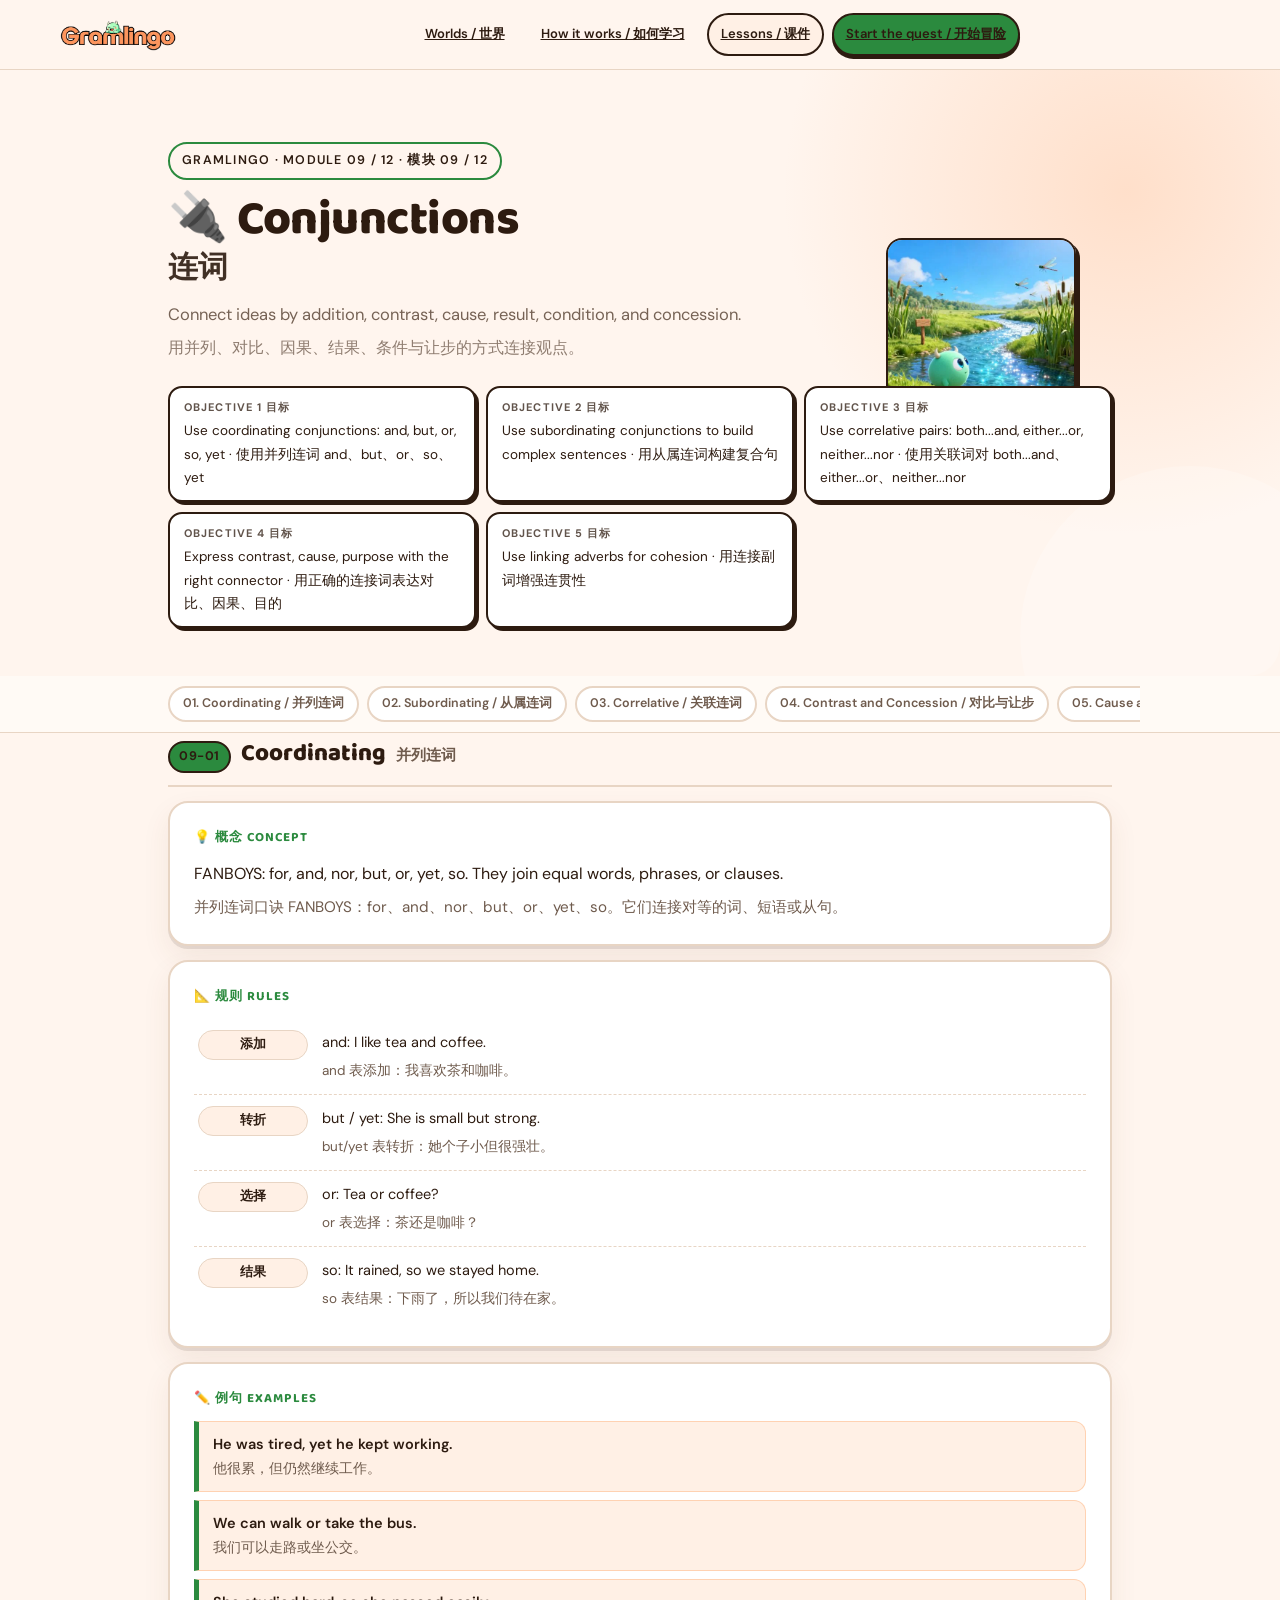
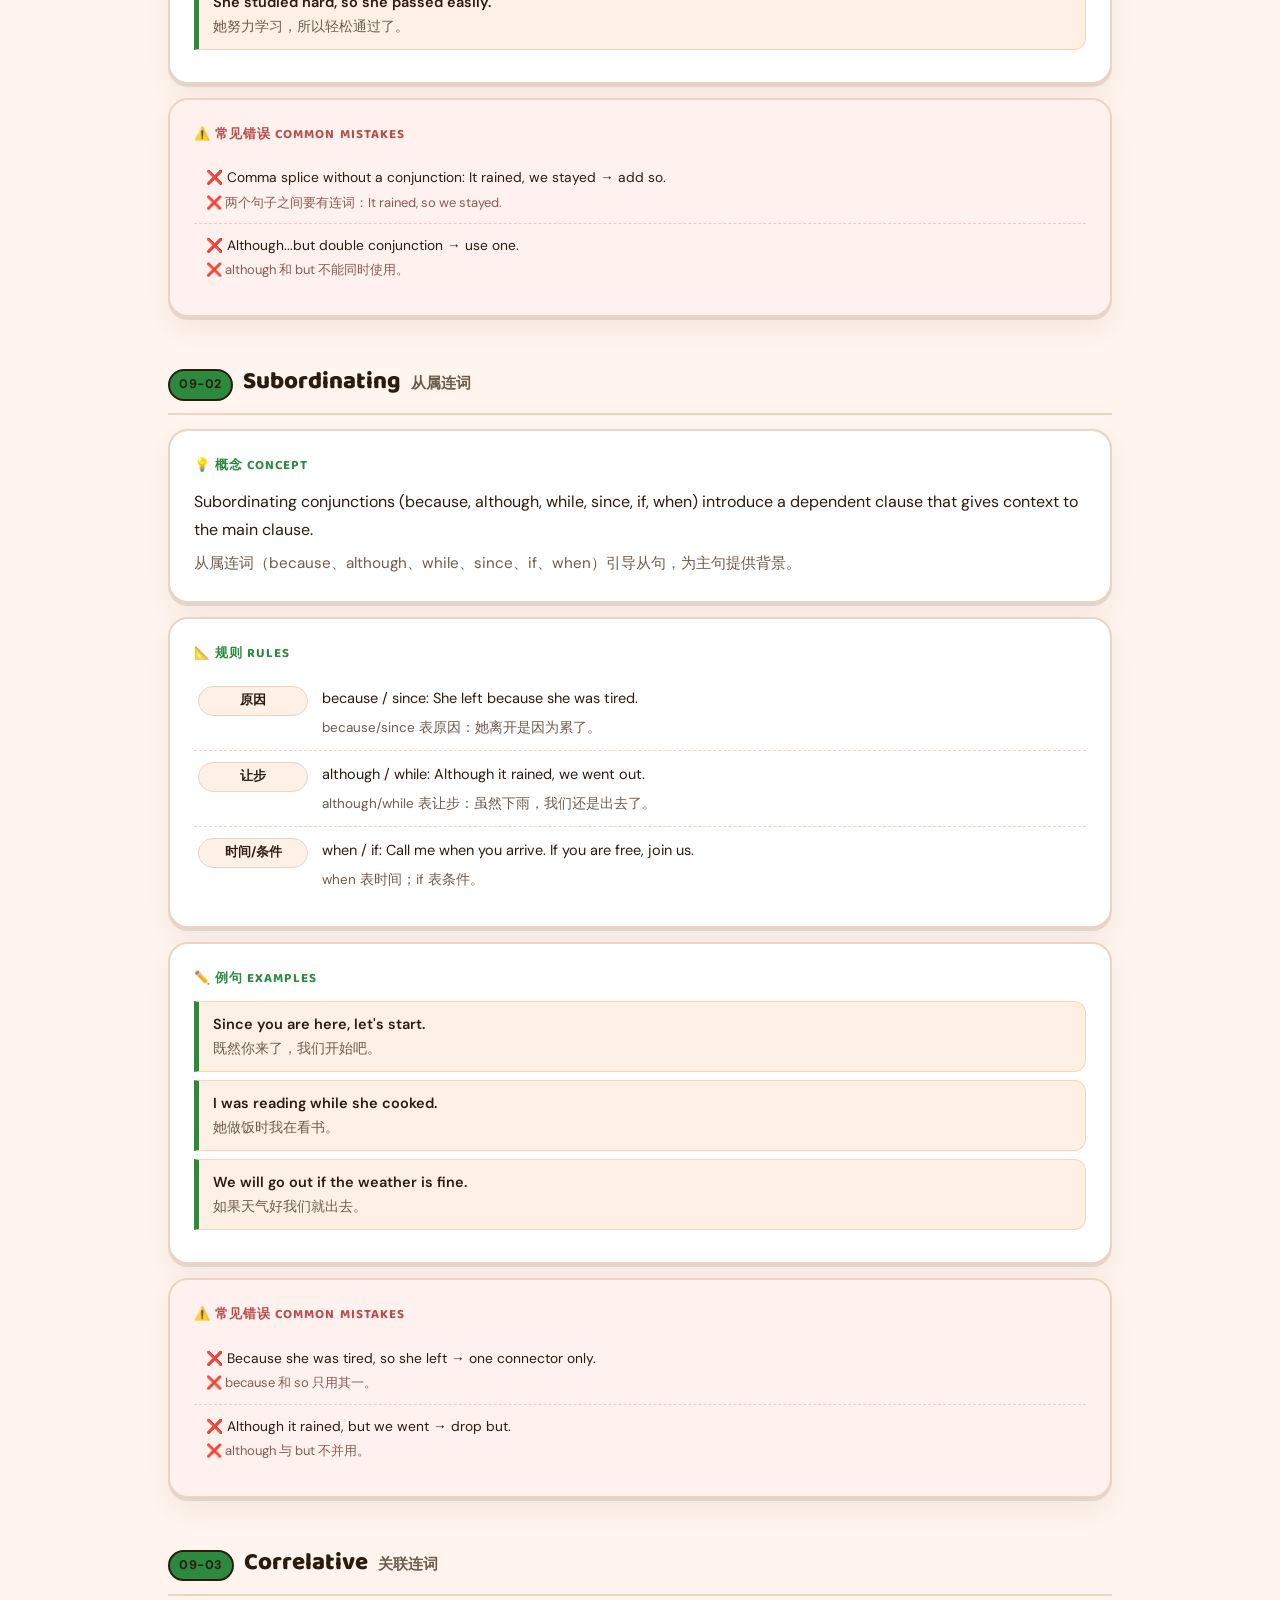
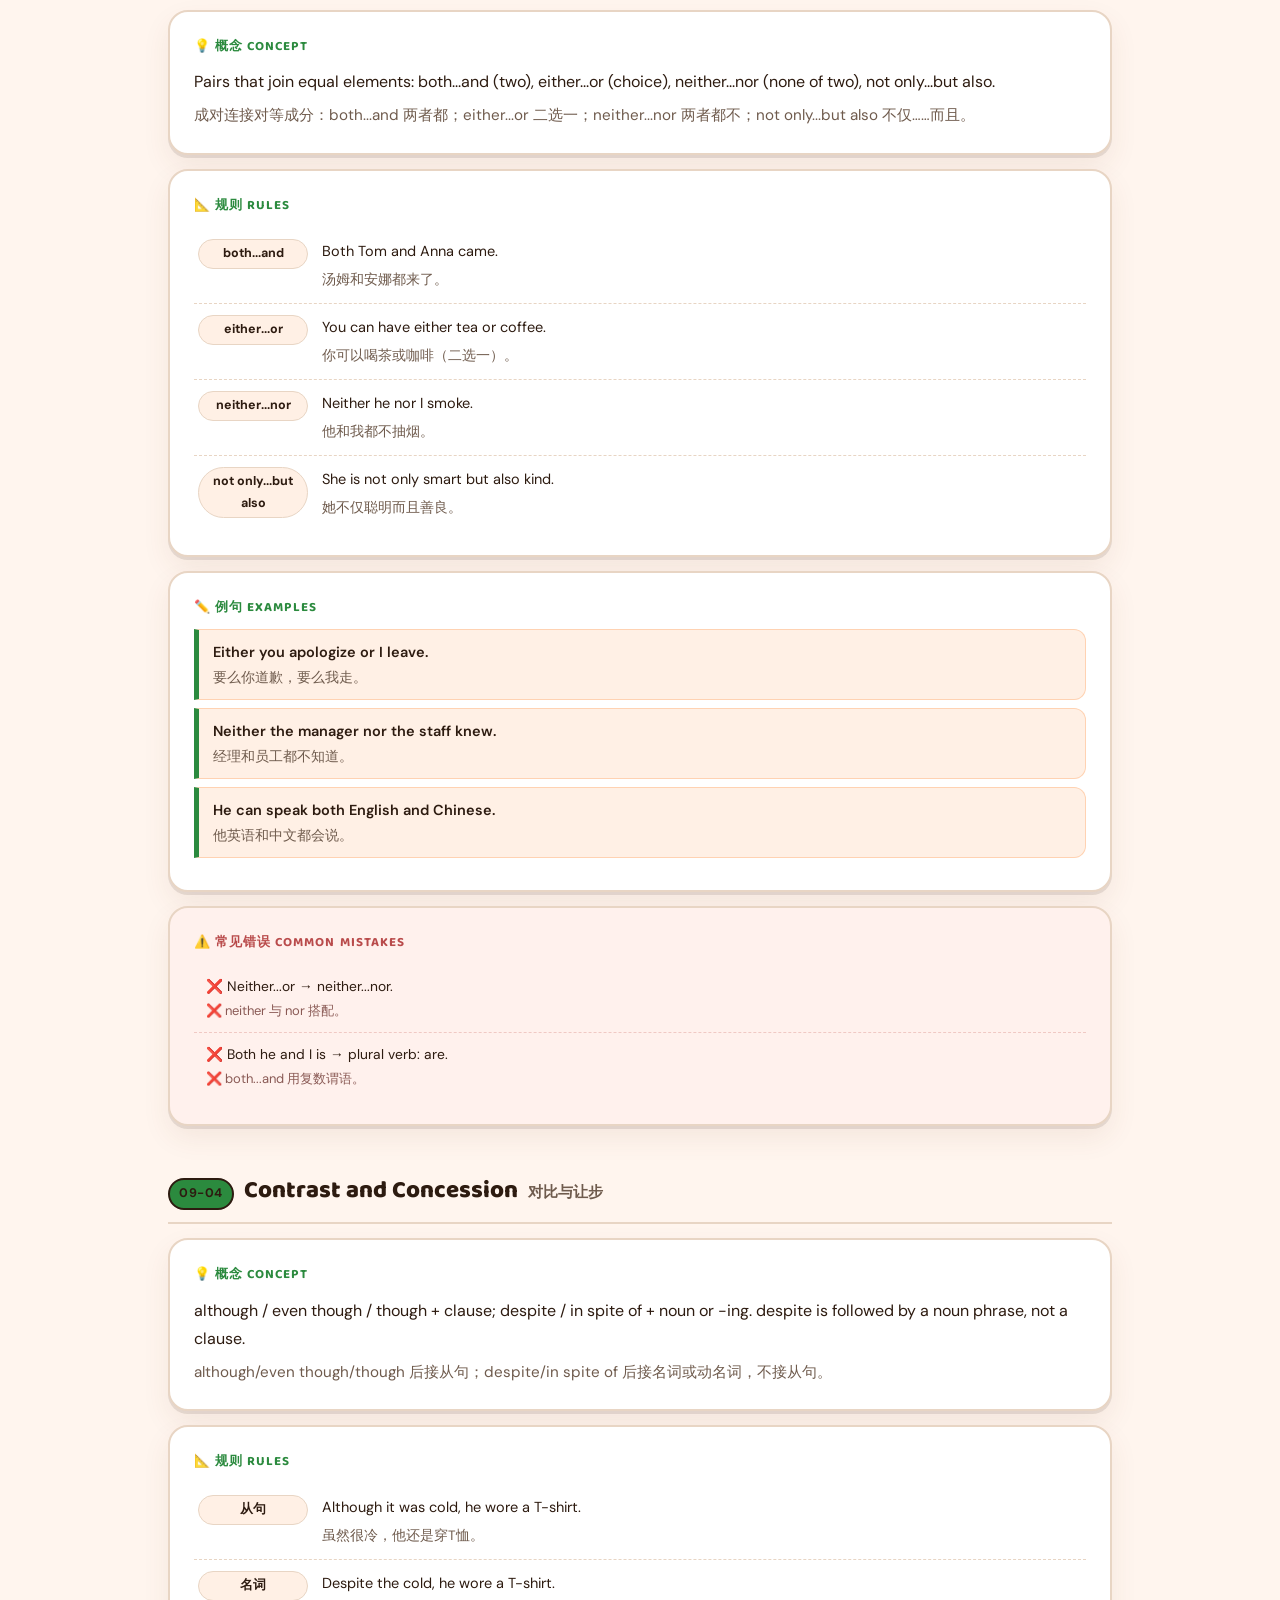
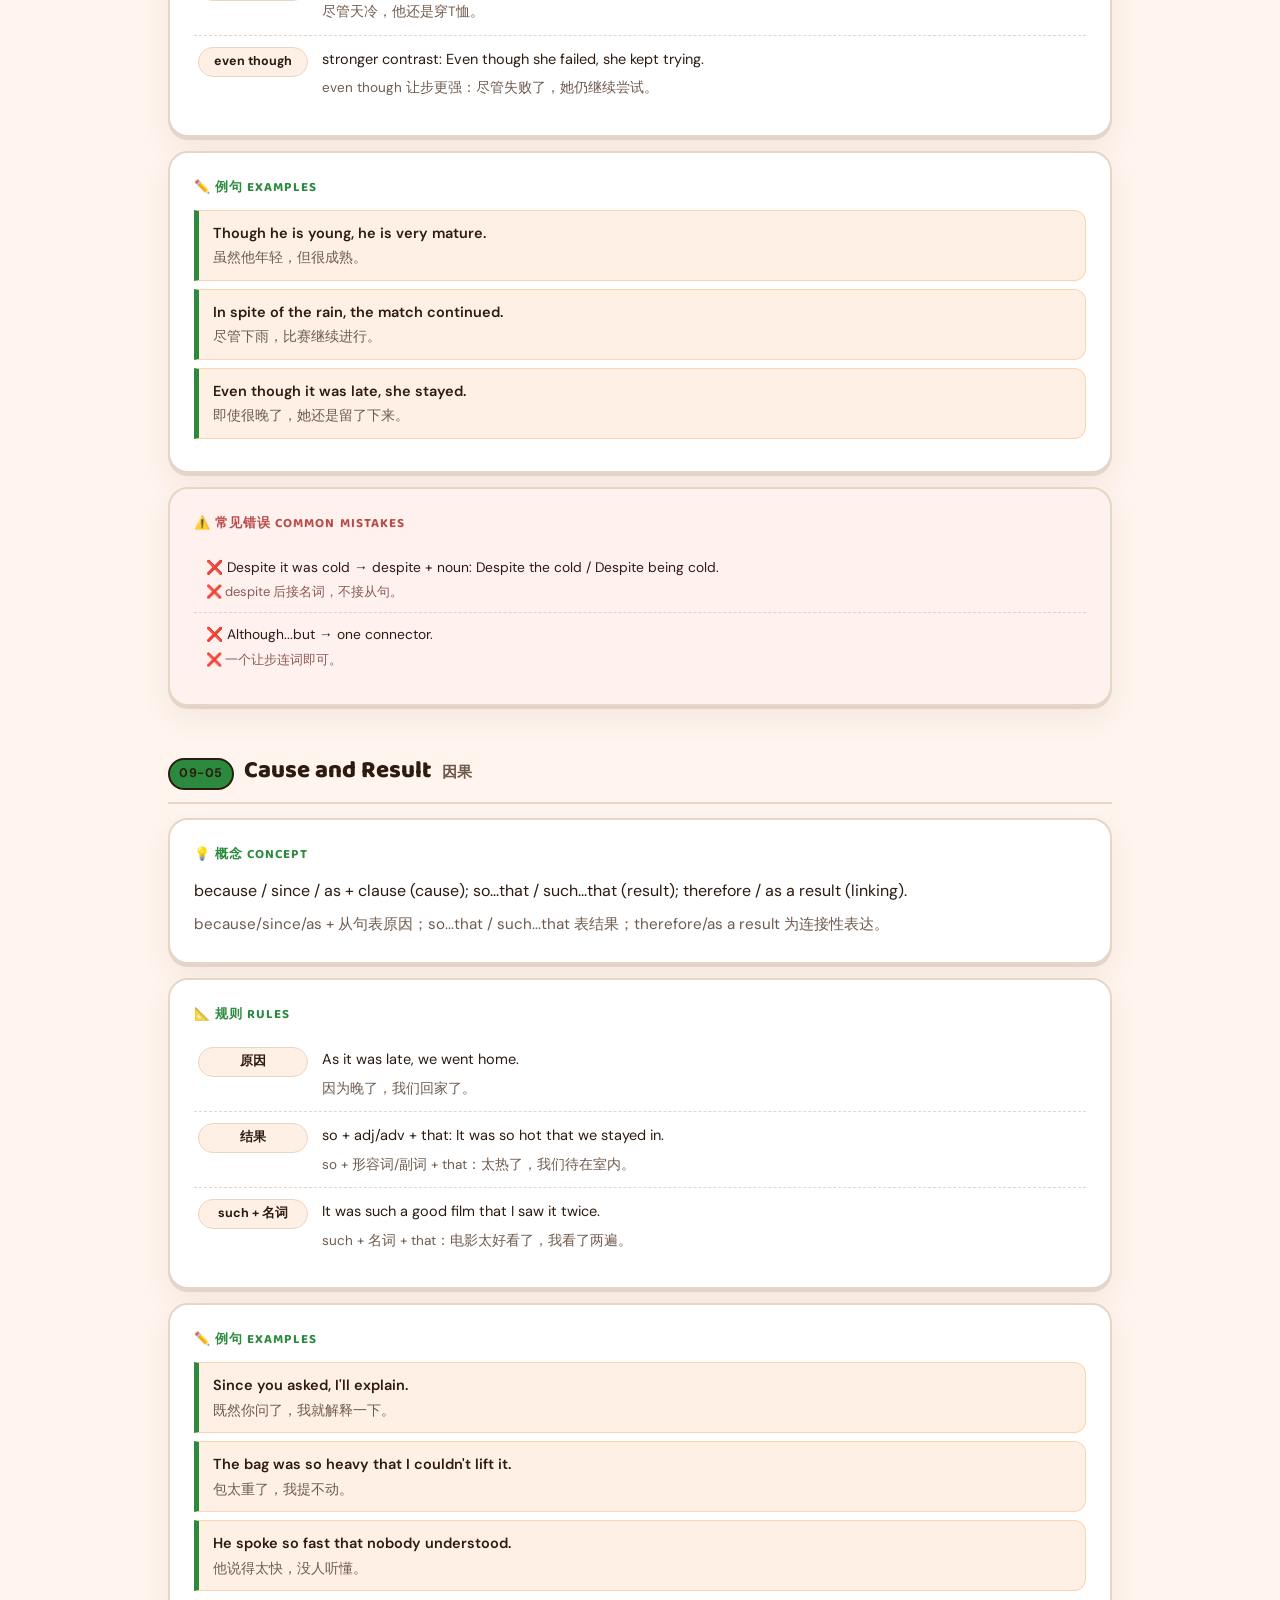
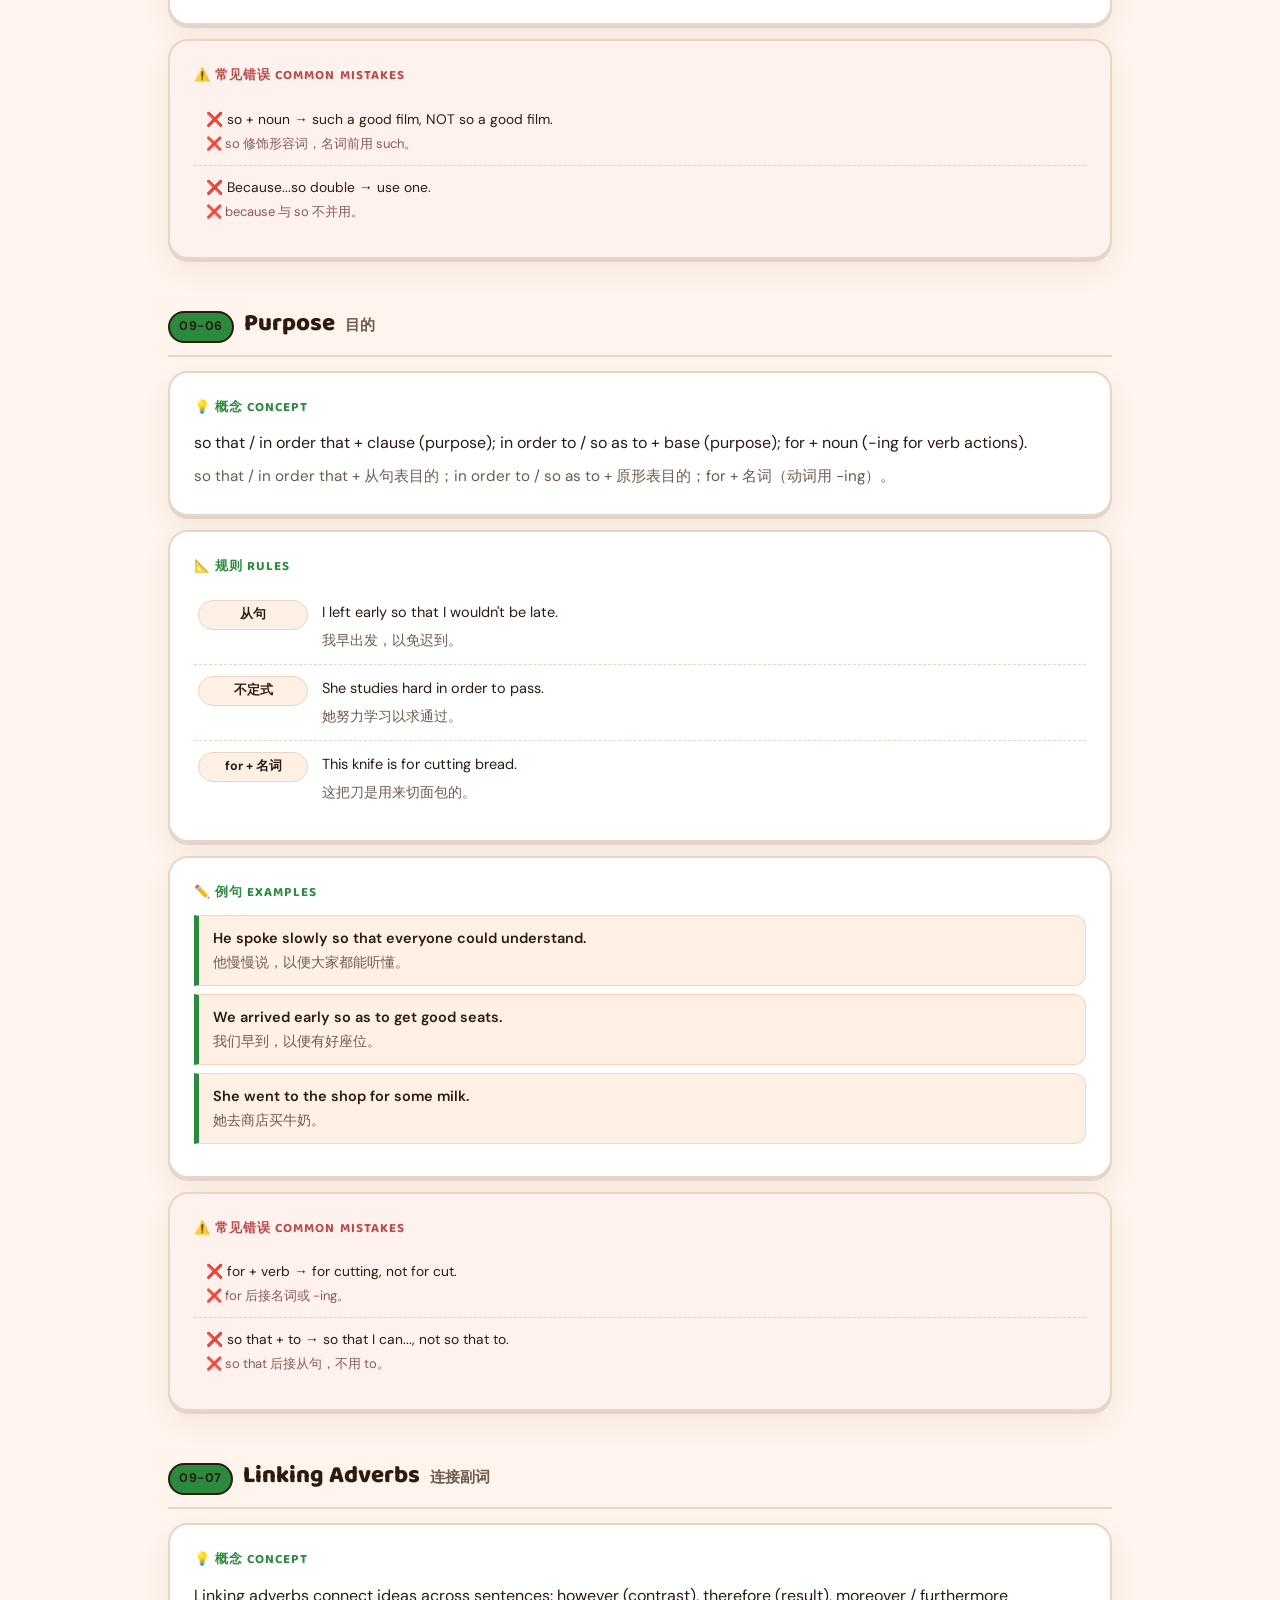
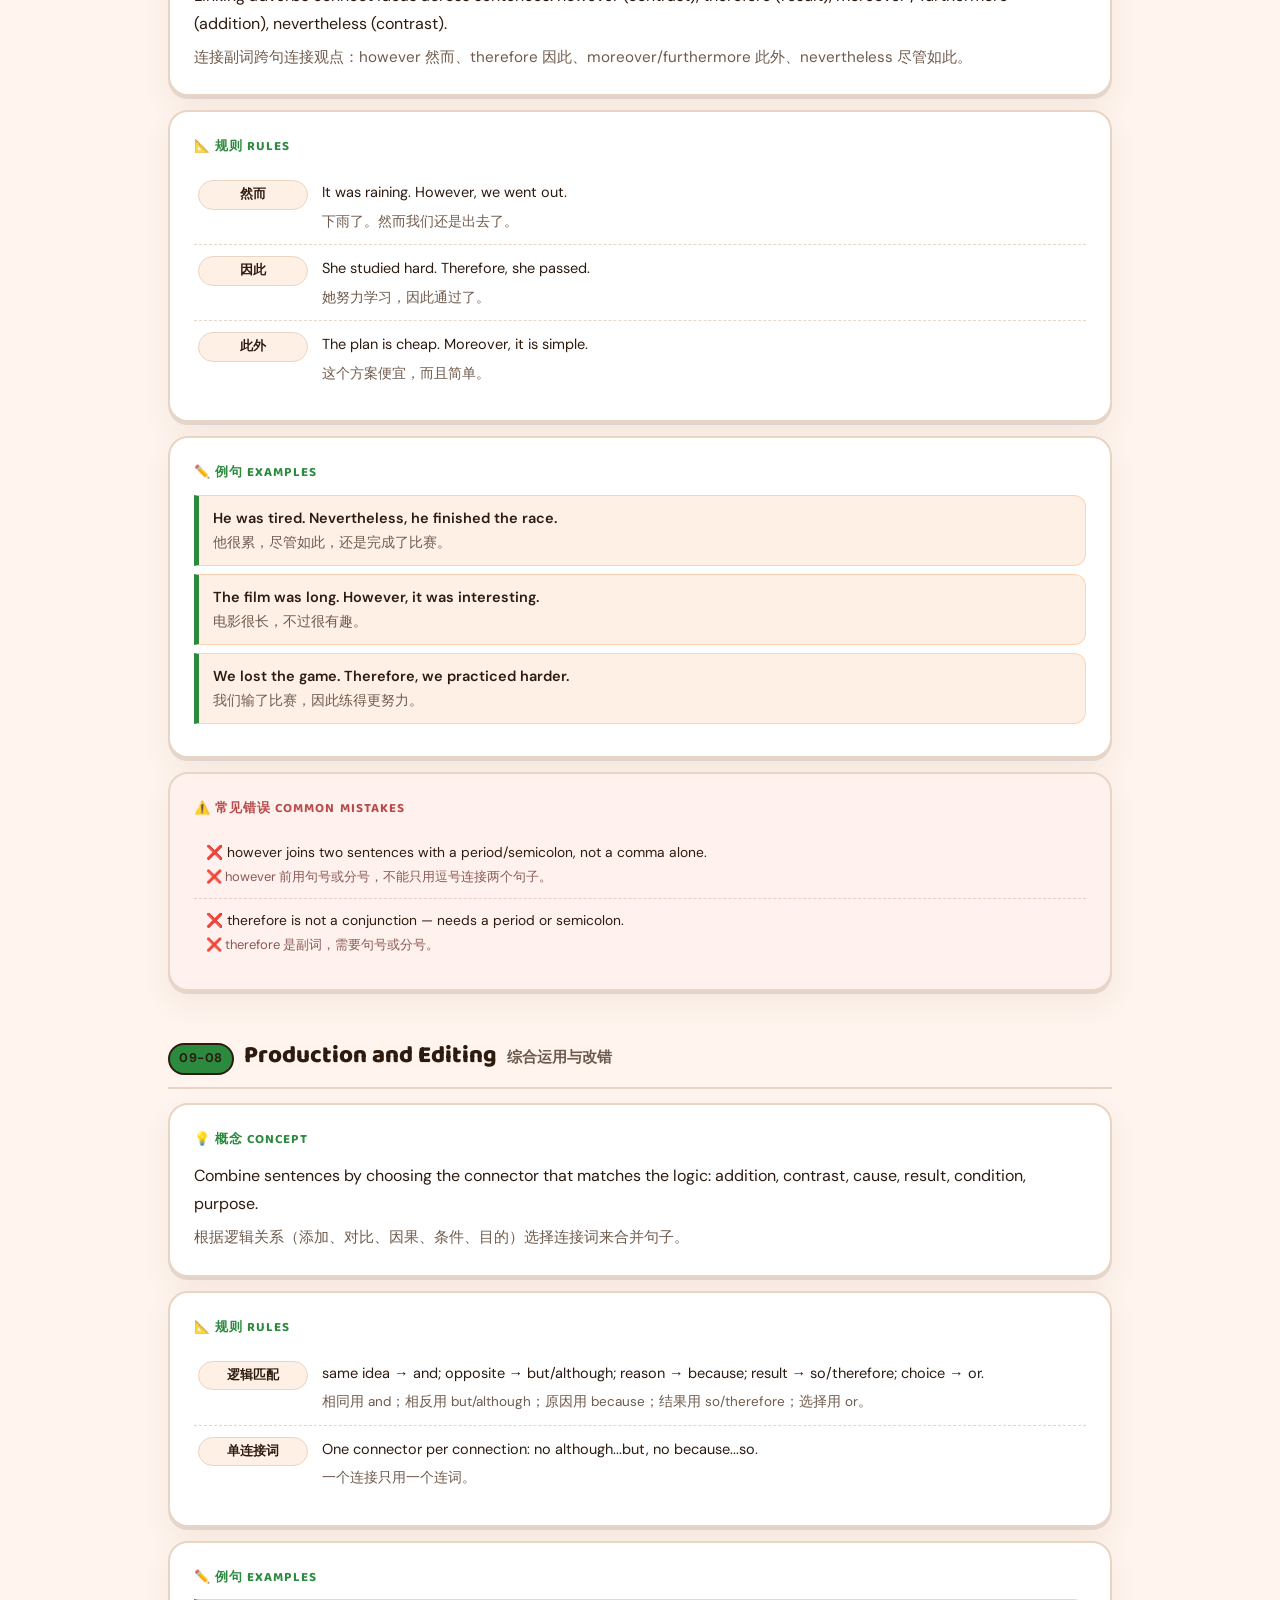
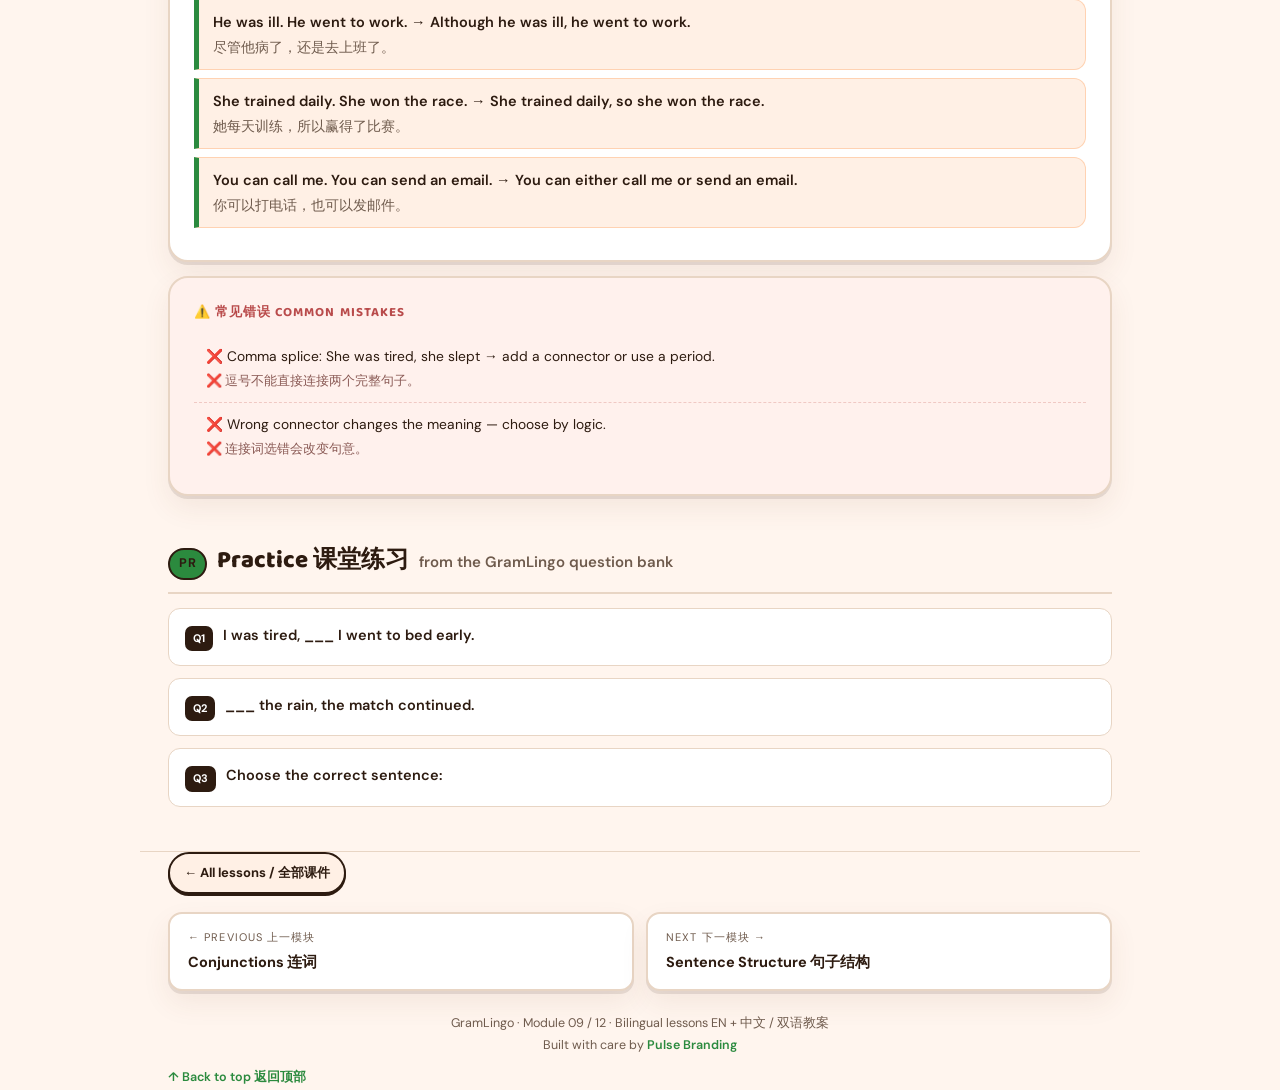
<file: conjunctions.html>
<!DOCTYPE html>
<html lang="en">
<head>
<meta charset="UTF-8">
<meta name="viewport" content="width=device-width, initial-scale=1">
<title>Module 09 · Conjunctions — GramLingo Lessons / 语法课件</title>
<link rel="stylesheet" href="lessons.css">
</head>
<body data-accent="#2B8A3E">
<nav class="lesson-nav" aria-label="Primary navigation">
  <a class="lesson-brand" href="index.html"><img src="assets/gramlingo-logo.webp" alt="GramLingo"></a>
  <div class="lesson-nav-links">
    <a class="lesson-nav-link" href="https://gramlingo.online/#sec-worlds">Worlds / 世界</a>
    <a class="lesson-nav-link" href="https://gramlingo.online/#sec-how">How it works / 如何学习</a>
    <a class="lesson-nav-link lesson-nav-link--active" href="index.html">Lessons / 课件</a>
    <a class="lesson-nav-link lesson-nav-link--cta" href="https://app.gramlingo.online">Start the quest / 开始冒险</a>
  </div>
</nav>
<header class="cover">
  <div class="wrap">
    <div class="kicker">GramLingo · Module 09 / 12 · 模块 09 / 12</div>
    <h1>🔌 Conjunctions<span class="zh">连词</span></h1>
    <img class="cover-art" src="assets/covers/cover-conjunctions.webp" alt="" loading="eager">
    <div class="desc">Connect ideas by addition, contrast, cause, result, condition, and concession.<span class="zh">用并列、对比、因果、结果、条件与让步的方式连接观点。</span></div>
    <div class="objectives"><div><b>Objective 1 目标</b>Use coordinating conjunctions: and, but, or, so, yet · 使用并列连词 and、but、or、so、yet</div><div><b>Objective 2 目标</b>Use subordinating conjunctions to build complex sentences · 用从属连词构建复合句</div><div><b>Objective 3 目标</b>Use correlative pairs: both...and, either...or, neither...nor · 使用关联词对 both...and、either...or、neither...nor</div><div><b>Objective 4 目标</b>Express contrast, cause, purpose with the right connector · 用正确的连接词表达对比、因果、目的</div><div><b>Objective 5 目标</b>Use linking adverbs for cohesion · 用连接副词增强连贯性</div></div>
  </div>
</header>
<nav class="toc"><div class="wrap"><a href="#conjunctions_coordinating">01. Coordinating / 并列连词</a><a href="#conjunctions_subordinating">02. Subordinating / 从属连词</a><a href="#conjunctions_correlative">03. Correlative / 关联连词</a><a href="#conjunctions_contrast">04. Contrast and Concession / 对比与让步</a><a href="#conjunctions_cause">05. Cause and Result / 因果</a><a href="#conjunctions_purpose">06. Purpose / 目的</a><a href="#conjunctions_linking">07. Linking Adverbs / 连接副词</a><a href="#conjunctions_prod">08. Production and Editing / 综合运用与改错</a><a href="#practice">Practice 练习</a></div></nav>
<main class="wrap">
  
      <section class="phase" id="conjunctions_coordinating">
        <div class="phase-head">
          <span class="phase-num">09-01</span>
          <h2>Coordinating</h2>
          <span class="zh">并列连词</span>
        </div>
        <div class="card"><h3>💡 概念 Concept</h3><div class="concept">FANBOYS: for, and, nor, but, or, yet, so. They join equal words, phrases, or clauses.<span class="zh">并列连词口诀 FANBOYS：for、and、nor、but、or、yet、so。它们连接对等的词、短语或从句。</span></div></div>
        <div class="card"><h3>📐 规则 Rules</h3><div class="rules"><div class="rule"><b>添加</b><div class="en">and: I like tea and coffee.</div><div class="zh">and 表添加：我喜欢茶和咖啡。</div></div><div class="rule"><b>转折</b><div class="en">but / yet: She is small but strong.</div><div class="zh">but/yet 表转折：她个子小但很强壮。</div></div><div class="rule"><b>选择</b><div class="en">or: Tea or coffee?</div><div class="zh">or 表选择：茶还是咖啡？</div></div><div class="rule"><b>结果</b><div class="en">so: It rained, so we stayed home.</div><div class="zh">so 表结果：下雨了，所以我们待在家。</div></div></div></div>
        <div class="card"><h3>✏️ 例句 Examples</h3><div class="ex"><div class="en">He was tired, yet he kept working.</div><div class="zh">他很累，但仍然继续工作。</div></div><div class="ex"><div class="en">We can walk or take the bus.</div><div class="zh">我们可以走路或坐公交。</div></div><div class="ex"><div class="en">She studied hard, so she passed easily.</div><div class="zh">她努力学习，所以轻松通过了。</div></div></div>
        <div class="card mistakes"><h3>⚠️ 常见错误 Common Mistakes</h3><div class="mistake">❌ Comma splice without a conjunction: It rained, we stayed → add so.<span class="zh">❌ 两个句子之间要有连词：It rained, so we stayed.</span></div><div class="mistake">❌ Although...but double conjunction → use one.<span class="zh">❌ although 和 but 不能同时使用。</span></div></div>
      </section>
      <section class="phase" id="conjunctions_subordinating">
        <div class="phase-head">
          <span class="phase-num">09-02</span>
          <h2>Subordinating</h2>
          <span class="zh">从属连词</span>
        </div>
        <div class="card"><h3>💡 概念 Concept</h3><div class="concept">Subordinating conjunctions (because, although, while, since, if, when) introduce a dependent clause that gives context to the main clause.<span class="zh">从属连词（because、although、while、since、if、when）引导从句，为主句提供背景。</span></div></div>
        <div class="card"><h3>📐 规则 Rules</h3><div class="rules"><div class="rule"><b>原因</b><div class="en">because / since: She left because she was tired.</div><div class="zh">because/since 表原因：她离开是因为累了。</div></div><div class="rule"><b>让步</b><div class="en">although / while: Although it rained, we went out.</div><div class="zh">although/while 表让步：虽然下雨，我们还是出去了。</div></div><div class="rule"><b>时间/条件</b><div class="en">when / if: Call me when you arrive. If you are free, join us.</div><div class="zh">when 表时间；if 表条件。</div></div></div></div>
        <div class="card"><h3>✏️ 例句 Examples</h3><div class="ex"><div class="en">Since you are here, let's start.</div><div class="zh">既然你来了，我们开始吧。</div></div><div class="ex"><div class="en">I was reading while she cooked.</div><div class="zh">她做饭时我在看书。</div></div><div class="ex"><div class="en">We will go out if the weather is fine.</div><div class="zh">如果天气好我们就出去。</div></div></div>
        <div class="card mistakes"><h3>⚠️ 常见错误 Common Mistakes</h3><div class="mistake">❌ Because she was tired, so she left → one connector only.<span class="zh">❌ because 和 so 只用其一。</span></div><div class="mistake">❌ Although it rained, but we went → drop but.<span class="zh">❌ although 与 but 不并用。</span></div></div>
      </section>
      <section class="phase" id="conjunctions_correlative">
        <div class="phase-head">
          <span class="phase-num">09-03</span>
          <h2>Correlative</h2>
          <span class="zh">关联连词</span>
        </div>
        <div class="card"><h3>💡 概念 Concept</h3><div class="concept">Pairs that join equal elements: both...and (two), either...or (choice), neither...nor (none of two), not only...but also.<span class="zh">成对连接对等成分：both...and 两者都；either...or 二选一；neither...nor 两者都不；not only...but also 不仅……而且。</span></div></div>
        <div class="card"><h3>📐 规则 Rules</h3><div class="rules"><div class="rule"><b>both...and</b><div class="en">Both Tom and Anna came.</div><div class="zh">汤姆和安娜都来了。</div></div><div class="rule"><b>either...or</b><div class="en">You can have either tea or coffee.</div><div class="zh">你可以喝茶或咖啡（二选一）。</div></div><div class="rule"><b>neither...nor</b><div class="en">Neither he nor I smoke.</div><div class="zh">他和我都不抽烟。</div></div><div class="rule"><b>not only...but also</b><div class="en">She is not only smart but also kind.</div><div class="zh">她不仅聪明而且善良。</div></div></div></div>
        <div class="card"><h3>✏️ 例句 Examples</h3><div class="ex"><div class="en">Either you apologize or I leave.</div><div class="zh">要么你道歉，要么我走。</div></div><div class="ex"><div class="en">Neither the manager nor the staff knew.</div><div class="zh">经理和员工都不知道。</div></div><div class="ex"><div class="en">He can speak both English and Chinese.</div><div class="zh">他英语和中文都会说。</div></div></div>
        <div class="card mistakes"><h3>⚠️ 常见错误 Common Mistakes</h3><div class="mistake">❌ Neither...or → neither...nor.<span class="zh">❌ neither 与 nor 搭配。</span></div><div class="mistake">❌ Both he and I is → plural verb: are.<span class="zh">❌ both...and 用复数谓语。</span></div></div>
      </section>
      <section class="phase" id="conjunctions_contrast">
        <div class="phase-head">
          <span class="phase-num">09-04</span>
          <h2>Contrast and Concession</h2>
          <span class="zh">对比与让步</span>
        </div>
        <div class="card"><h3>💡 概念 Concept</h3><div class="concept">although / even though / though + clause; despite / in spite of + noun or -ing. despite is followed by a noun phrase, not a clause.<span class="zh">although/even though/though 后接从句；despite/in spite of 后接名词或动名词，不接从句。</span></div></div>
        <div class="card"><h3>📐 规则 Rules</h3><div class="rules"><div class="rule"><b>从句</b><div class="en">Although it was cold, he wore a T-shirt.</div><div class="zh">虽然很冷，他还是穿T恤。</div></div><div class="rule"><b>名词</b><div class="en">Despite the cold, he wore a T-shirt.</div><div class="zh">尽管天冷，他还是穿T恤。</div></div><div class="rule"><b>even though</b><div class="en">stronger contrast: Even though she failed, she kept trying.</div><div class="zh">even though 让步更强：尽管失败了，她仍继续尝试。</div></div></div></div>
        <div class="card"><h3>✏️ 例句 Examples</h3><div class="ex"><div class="en">Though he is young, he is very mature.</div><div class="zh">虽然他年轻，但很成熟。</div></div><div class="ex"><div class="en">In spite of the rain, the match continued.</div><div class="zh">尽管下雨，比赛继续进行。</div></div><div class="ex"><div class="en">Even though it was late, she stayed.</div><div class="zh">即使很晚了，她还是留了下来。</div></div></div>
        <div class="card mistakes"><h3>⚠️ 常见错误 Common Mistakes</h3><div class="mistake">❌ Despite it was cold → despite + noun: Despite the cold / Despite being cold.<span class="zh">❌ despite 后接名词，不接从句。</span></div><div class="mistake">❌ Although...but → one connector.<span class="zh">❌ 一个让步连词即可。</span></div></div>
      </section>
      <section class="phase" id="conjunctions_cause">
        <div class="phase-head">
          <span class="phase-num">09-05</span>
          <h2>Cause and Result</h2>
          <span class="zh">因果</span>
        </div>
        <div class="card"><h3>💡 概念 Concept</h3><div class="concept">because / since / as + clause (cause); so...that / such...that (result); therefore / as a result (linking).<span class="zh">because/since/as + 从句表原因；so...that / such...that 表结果；therefore/as a result 为连接性表达。</span></div></div>
        <div class="card"><h3>📐 规则 Rules</h3><div class="rules"><div class="rule"><b>原因</b><div class="en">As it was late, we went home.</div><div class="zh">因为晚了，我们回家了。</div></div><div class="rule"><b>结果</b><div class="en">so + adj/adv + that: It was so hot that we stayed in.</div><div class="zh">so + 形容词/副词 + that：太热了，我们待在室内。</div></div><div class="rule"><b>such + 名词</b><div class="en">It was such a good film that I saw it twice.</div><div class="zh">such + 名词 + that：电影太好看了，我看了两遍。</div></div></div></div>
        <div class="card"><h3>✏️ 例句 Examples</h3><div class="ex"><div class="en">Since you asked, I'll explain.</div><div class="zh">既然你问了，我就解释一下。</div></div><div class="ex"><div class="en">The bag was so heavy that I couldn't lift it.</div><div class="zh">包太重了，我提不动。</div></div><div class="ex"><div class="en">He spoke so fast that nobody understood.</div><div class="zh">他说得太快，没人听懂。</div></div></div>
        <div class="card mistakes"><h3>⚠️ 常见错误 Common Mistakes</h3><div class="mistake">❌ so + noun → such a good film, NOT so a good film.<span class="zh">❌ so 修饰形容词，名词前用 such。</span></div><div class="mistake">❌ Because...so double → use one.<span class="zh">❌ because 与 so 不并用。</span></div></div>
      </section>
      <section class="phase" id="conjunctions_purpose">
        <div class="phase-head">
          <span class="phase-num">09-06</span>
          <h2>Purpose</h2>
          <span class="zh">目的</span>
        </div>
        <div class="card"><h3>💡 概念 Concept</h3><div class="concept">so that / in order that + clause (purpose); in order to / so as to + base (purpose); for + noun (-ing for verb actions).<span class="zh">so that / in order that + 从句表目的；in order to / so as to + 原形表目的；for + 名词（动词用 -ing）。</span></div></div>
        <div class="card"><h3>📐 规则 Rules</h3><div class="rules"><div class="rule"><b>从句</b><div class="en">I left early so that I wouldn't be late.</div><div class="zh">我早出发，以免迟到。</div></div><div class="rule"><b>不定式</b><div class="en">She studies hard in order to pass.</div><div class="zh">她努力学习以求通过。</div></div><div class="rule"><b>for + 名词</b><div class="en">This knife is for cutting bread.</div><div class="zh">这把刀是用来切面包的。</div></div></div></div>
        <div class="card"><h3>✏️ 例句 Examples</h3><div class="ex"><div class="en">He spoke slowly so that everyone could understand.</div><div class="zh">他慢慢说，以便大家都能听懂。</div></div><div class="ex"><div class="en">We arrived early so as to get good seats.</div><div class="zh">我们早到，以便有好座位。</div></div><div class="ex"><div class="en">She went to the shop for some milk.</div><div class="zh">她去商店买牛奶。</div></div></div>
        <div class="card mistakes"><h3>⚠️ 常见错误 Common Mistakes</h3><div class="mistake">❌ for + verb → for cutting, not for cut.<span class="zh">❌ for 后接名词或 -ing。</span></div><div class="mistake">❌ so that + to → so that I can..., not so that to.<span class="zh">❌ so that 后接从句，不用 to。</span></div></div>
      </section>
      <section class="phase" id="conjunctions_linking">
        <div class="phase-head">
          <span class="phase-num">09-07</span>
          <h2>Linking Adverbs</h2>
          <span class="zh">连接副词</span>
        </div>
        <div class="card"><h3>💡 概念 Concept</h3><div class="concept">Linking adverbs connect ideas across sentences: however (contrast), therefore (result), moreover / furthermore (addition), nevertheless (contrast).<span class="zh">连接副词跨句连接观点：however 然而、therefore 因此、moreover/furthermore 此外、nevertheless 尽管如此。</span></div></div>
        <div class="card"><h3>📐 规则 Rules</h3><div class="rules"><div class="rule"><b>然而</b><div class="en">It was raining. However, we went out.</div><div class="zh">下雨了。然而我们还是出去了。</div></div><div class="rule"><b>因此</b><div class="en">She studied hard. Therefore, she passed.</div><div class="zh">她努力学习，因此通过了。</div></div><div class="rule"><b>此外</b><div class="en">The plan is cheap. Moreover, it is simple.</div><div class="zh">这个方案便宜，而且简单。</div></div></div></div>
        <div class="card"><h3>✏️ 例句 Examples</h3><div class="ex"><div class="en">He was tired. Nevertheless, he finished the race.</div><div class="zh">他很累，尽管如此，还是完成了比赛。</div></div><div class="ex"><div class="en">The film was long. However, it was interesting.</div><div class="zh">电影很长，不过很有趣。</div></div><div class="ex"><div class="en">We lost the game. Therefore, we practiced harder.</div><div class="zh">我们输了比赛，因此练得更努力。</div></div></div>
        <div class="card mistakes"><h3>⚠️ 常见错误 Common Mistakes</h3><div class="mistake">❌ however joins two sentences with a period/semicolon, not a comma alone.<span class="zh">❌ however 前用句号或分号，不能只用逗号连接两个句子。</span></div><div class="mistake">❌ therefore is not a conjunction — needs a period or semicolon.<span class="zh">❌ therefore 是副词，需要句号或分号。</span></div></div>
      </section>
      <section class="phase" id="conjunctions_prod">
        <div class="phase-head">
          <span class="phase-num">09-08</span>
          <h2>Production and Editing</h2>
          <span class="zh">综合运用与改错</span>
        </div>
        <div class="card"><h3>💡 概念 Concept</h3><div class="concept">Combine sentences by choosing the connector that matches the logic: addition, contrast, cause, result, condition, purpose.<span class="zh">根据逻辑关系（添加、对比、因果、条件、目的）选择连接词来合并句子。</span></div></div>
        <div class="card"><h3>📐 规则 Rules</h3><div class="rules"><div class="rule"><b>逻辑匹配</b><div class="en">same idea → and; opposite → but/although; reason → because; result → so/therefore; choice → or.</div><div class="zh">相同用 and；相反用 but/although；原因用 because；结果用 so/therefore；选择用 or。</div></div><div class="rule"><b>单连接词</b><div class="en">One connector per connection: no although...but, no because...so.</div><div class="zh">一个连接只用一个连词。</div></div></div></div>
        <div class="card"><h3>✏️ 例句 Examples</h3><div class="ex"><div class="en">He was ill. He went to work. → Although he was ill, he went to work.</div><div class="zh">尽管他病了，还是去上班了。</div></div><div class="ex"><div class="en">She trained daily. She won the race. → She trained daily, so she won the race.</div><div class="zh">她每天训练，所以赢得了比赛。</div></div><div class="ex"><div class="en">You can call me. You can send an email. → You can either call me or send an email.</div><div class="zh">你可以打电话，也可以发邮件。</div></div></div>
        <div class="card mistakes"><h3>⚠️ 常见错误 Common Mistakes</h3><div class="mistake">❌ Comma splice: She was tired, she slept → add a connector or use a period.<span class="zh">❌ 逗号不能直接连接两个完整句子。</span></div><div class="mistake">❌ Wrong connector changes the meaning — choose by logic.<span class="zh">❌ 连接词选错会改变句意。</span></div></div>
      </section>
  
      <section class="phase practice" id="practice">
        <div class="phase-head"><span class="phase-num">PR</span><h2>Practice 课堂练习</h2><span class="zh">from the GramLingo question bank</span></div>
        
        <div class="p-q">
          <details>
            <summary><span class="qnum">Q1</span><span class="qtext">I was tired, ___ I went to bed early.</span></summary>
            <div class="opts"><button type="button" class="opt" aria-pressed="false">but</button><button type="button" class="opt right" aria-pressed="false">so</button><button type="button" class="opt" aria-pressed="false">or</button><button type="button" class="opt" aria-pressed="false">and</button></div>
            <div class="hint">Tap an option to reveal the answer · 点击选项查看答案</div>
          </details>
        </div>
        <div class="p-q">
          <details>
            <summary><span class="qnum">Q2</span><span class="qtext">___ the rain, the match continued.</span></summary>
            <div class="opts"><button type="button" class="opt" aria-pressed="false">Although</button><button type="button" class="opt right" aria-pressed="false">Despite</button><button type="button" class="opt" aria-pressed="false">Because</button><button type="button" class="opt" aria-pressed="false">Since</button></div>
            <div class="hint">Tap an option to reveal the answer · 点击选项查看答案</div>
          </details>
        </div>
        <div class="p-q">
          <details>
            <summary><span class="qnum">Q3</span><span class="qtext">Choose the correct sentence:</span></summary>
            <div class="opts"><button type="button" class="opt" aria-pressed="false">I like both tea or coffee.</button><button type="button" class="opt right" aria-pressed="false">I like both tea and coffee.</button><button type="button" class="opt" aria-pressed="false">I like either tea and coffee.</button><button type="button" class="opt" aria-pressed="false">I like neither tea or coffee.</button></div>
            <div class="hint">Tap an option to reveal the answer · 点击选项查看答案</div>
          </details>
        </div>
      </section>
</main>
<footer class="wrap">
  <a class="hub-link" href="index.html">← All lessons / 全部课件</a>
  <div class="nav-prev-next"><a href="conjunctions.html"><div class="dir">← Previous 上一模块</div><div class="t">Conjunctions 连词</div></a><a href="sentence_structure.html"><div class="dir">Next 下一模块 →</div><div class="t">Sentence Structure 句子结构</div></a></div>
  <div class="credit">GramLingo · Module 09 / 12 · Bilingual lessons EN + 中文 / 双语教案<br>Built with care by <a href="https://pulse-branding.com">Pulse Branding</a></div>
  <a class="toplink" href="#top">↑ Back to top 返回顶部</a>
</footer>
<script>
document.documentElement.style.setProperty('--accent', document.body.dataset.accent);
document.querySelectorAll('.practice .opt').forEach(function (button) {
  button.addEventListener('click', function () {
    var group = button.closest('.opts');
    group.querySelectorAll('.opt').forEach(function (option) {
      option.setAttribute('aria-pressed', option === button ? 'true' : 'false');
    });
  });
});
var links=[].slice.call(document.querySelectorAll('.toc a'));
var secs=links.map(function(a){return document.querySelector(a.getAttribute('href'));});
window.addEventListener('scroll',function(){
  var y=window.scrollY+90,best=-1;
  secs.forEach(function(s,i){if(s&&s.offsetTop<=y)best=i;});
  links.forEach(function(a,i){a.classList.toggle('on',i===best);});
},{passive:true});
</script>
</body>
</html>
</file>
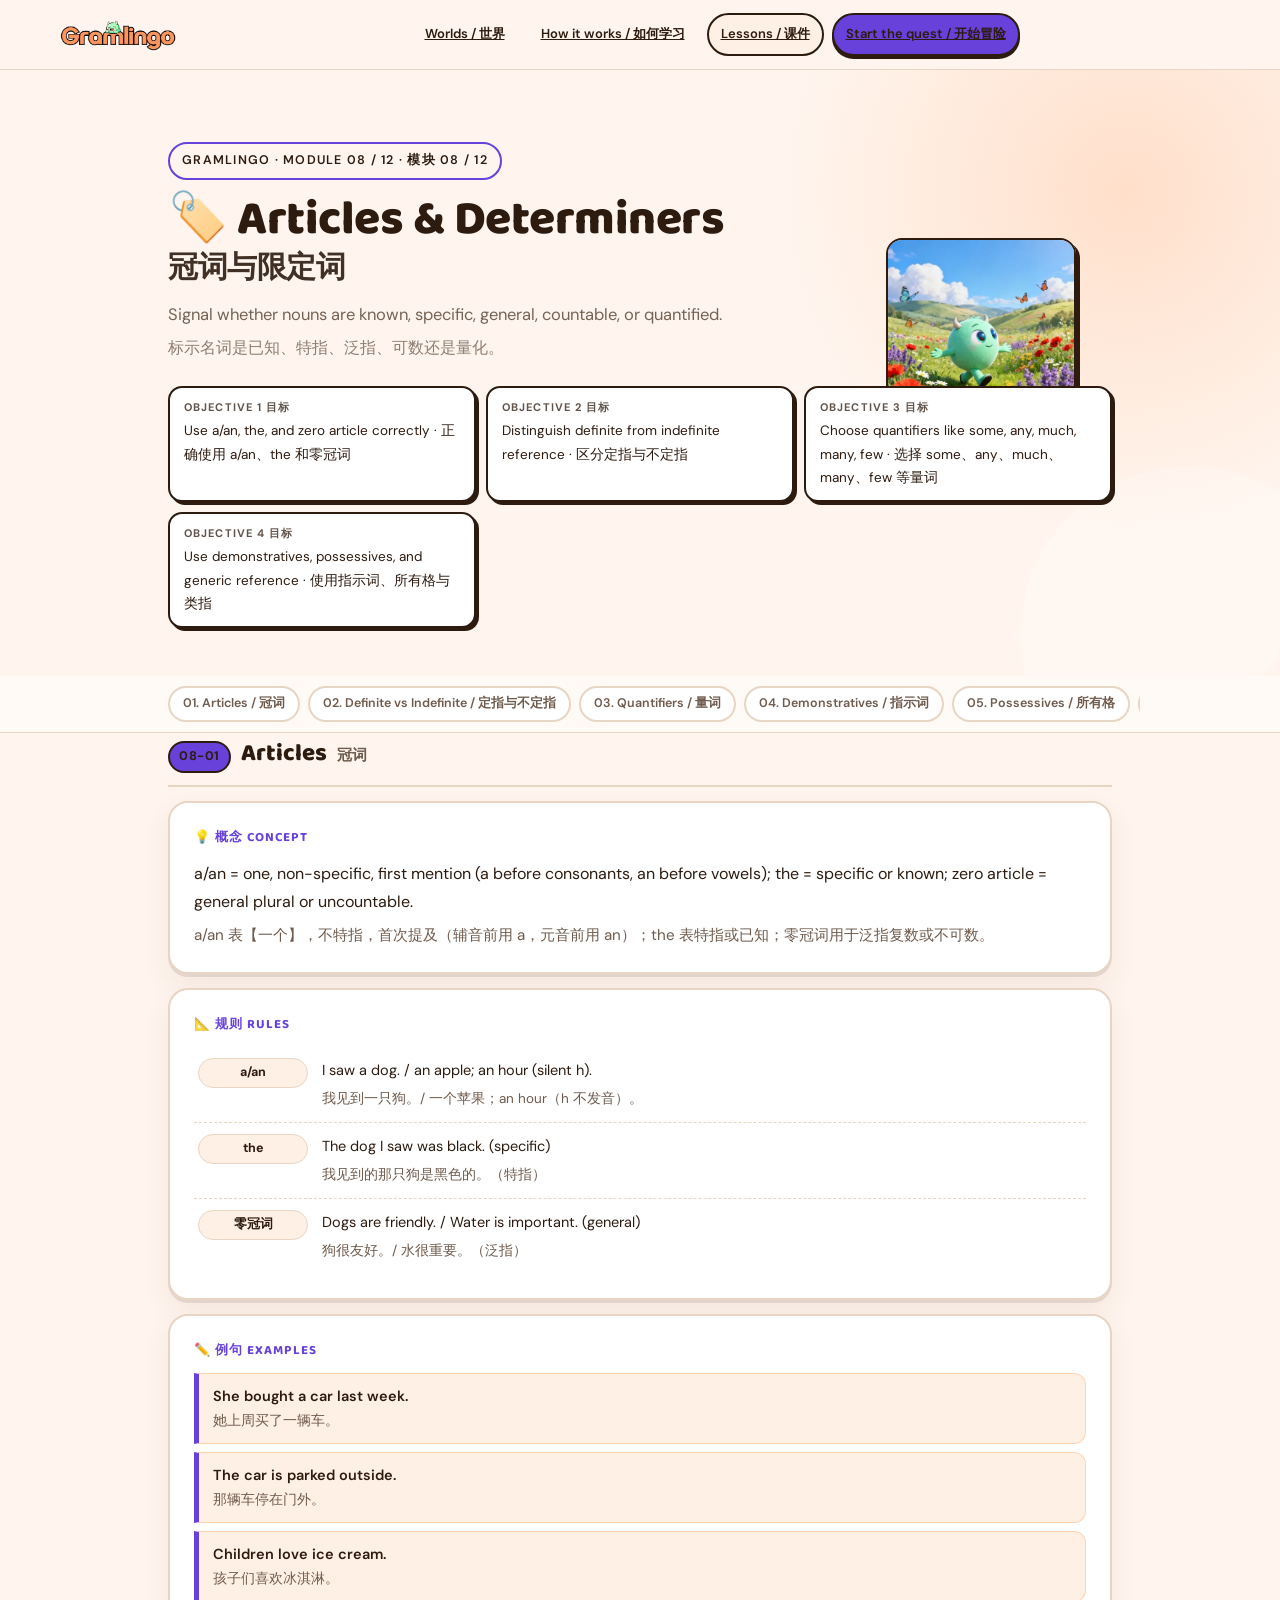
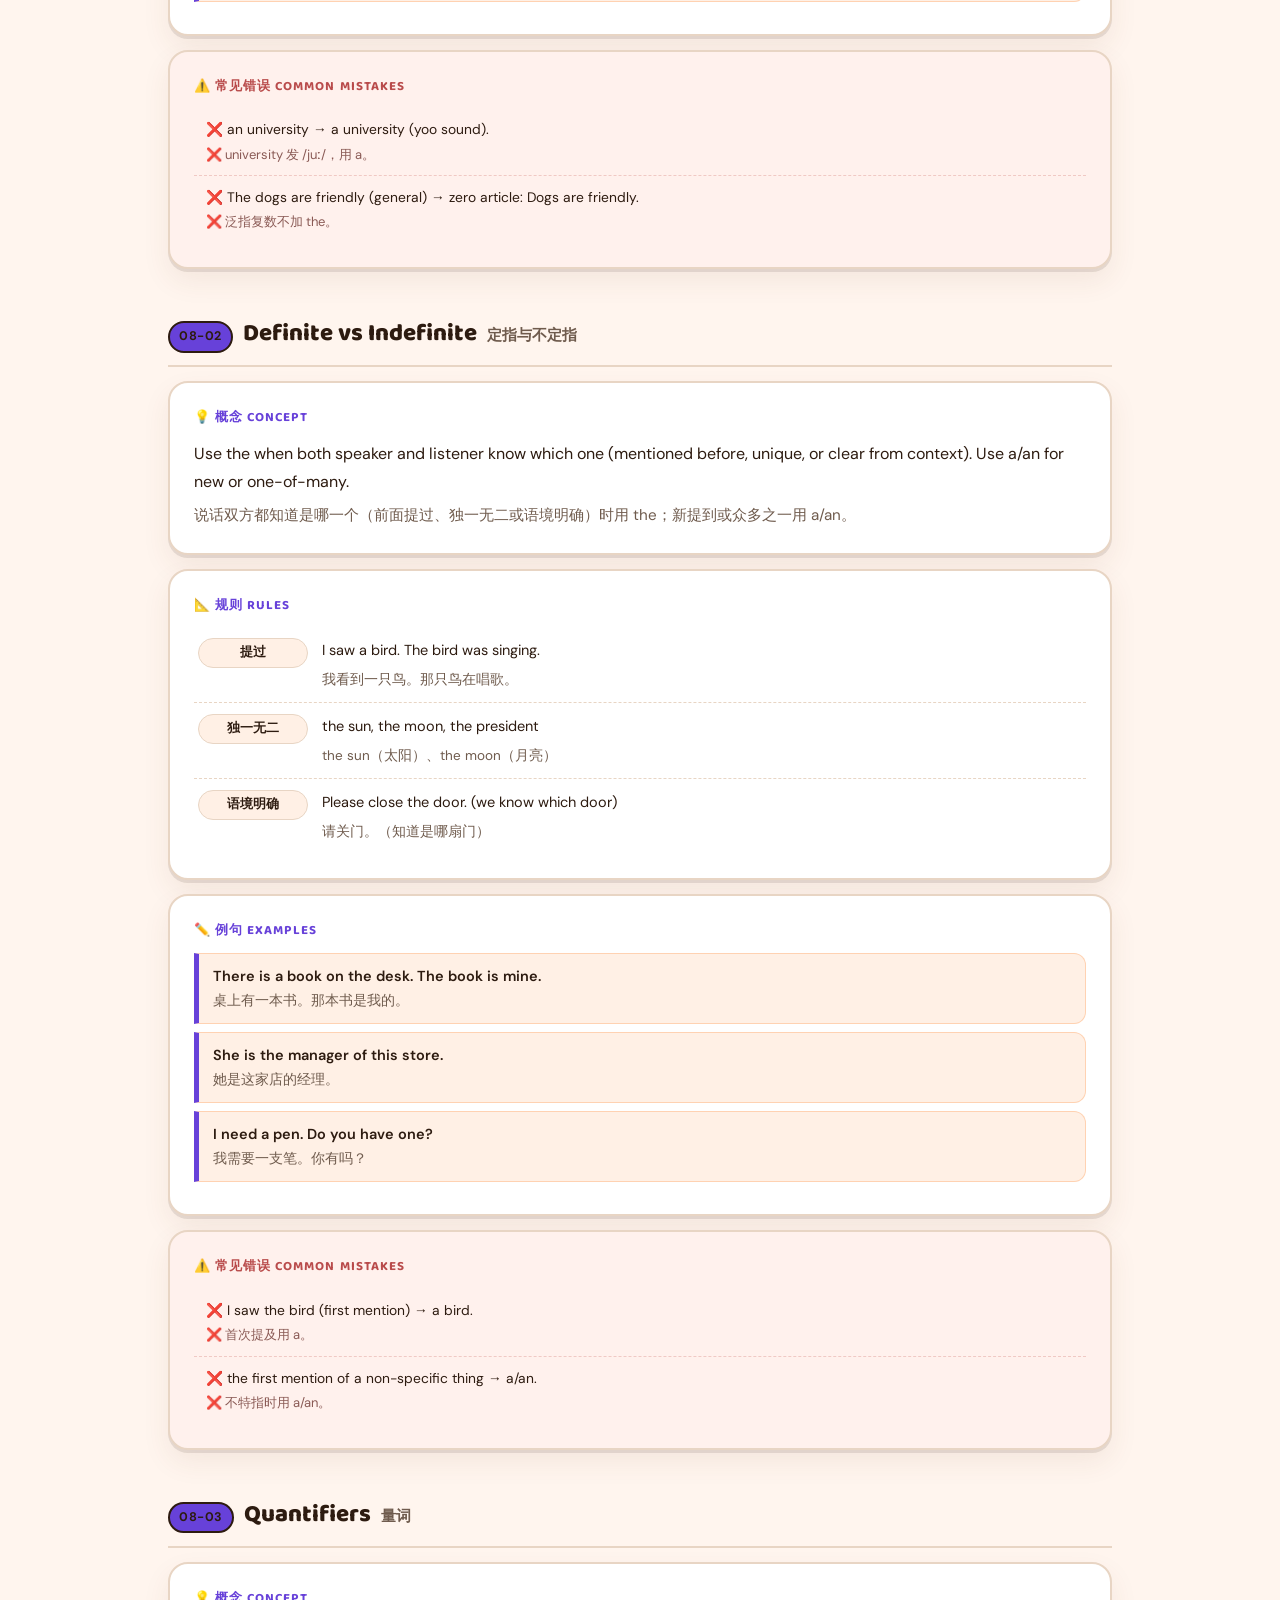
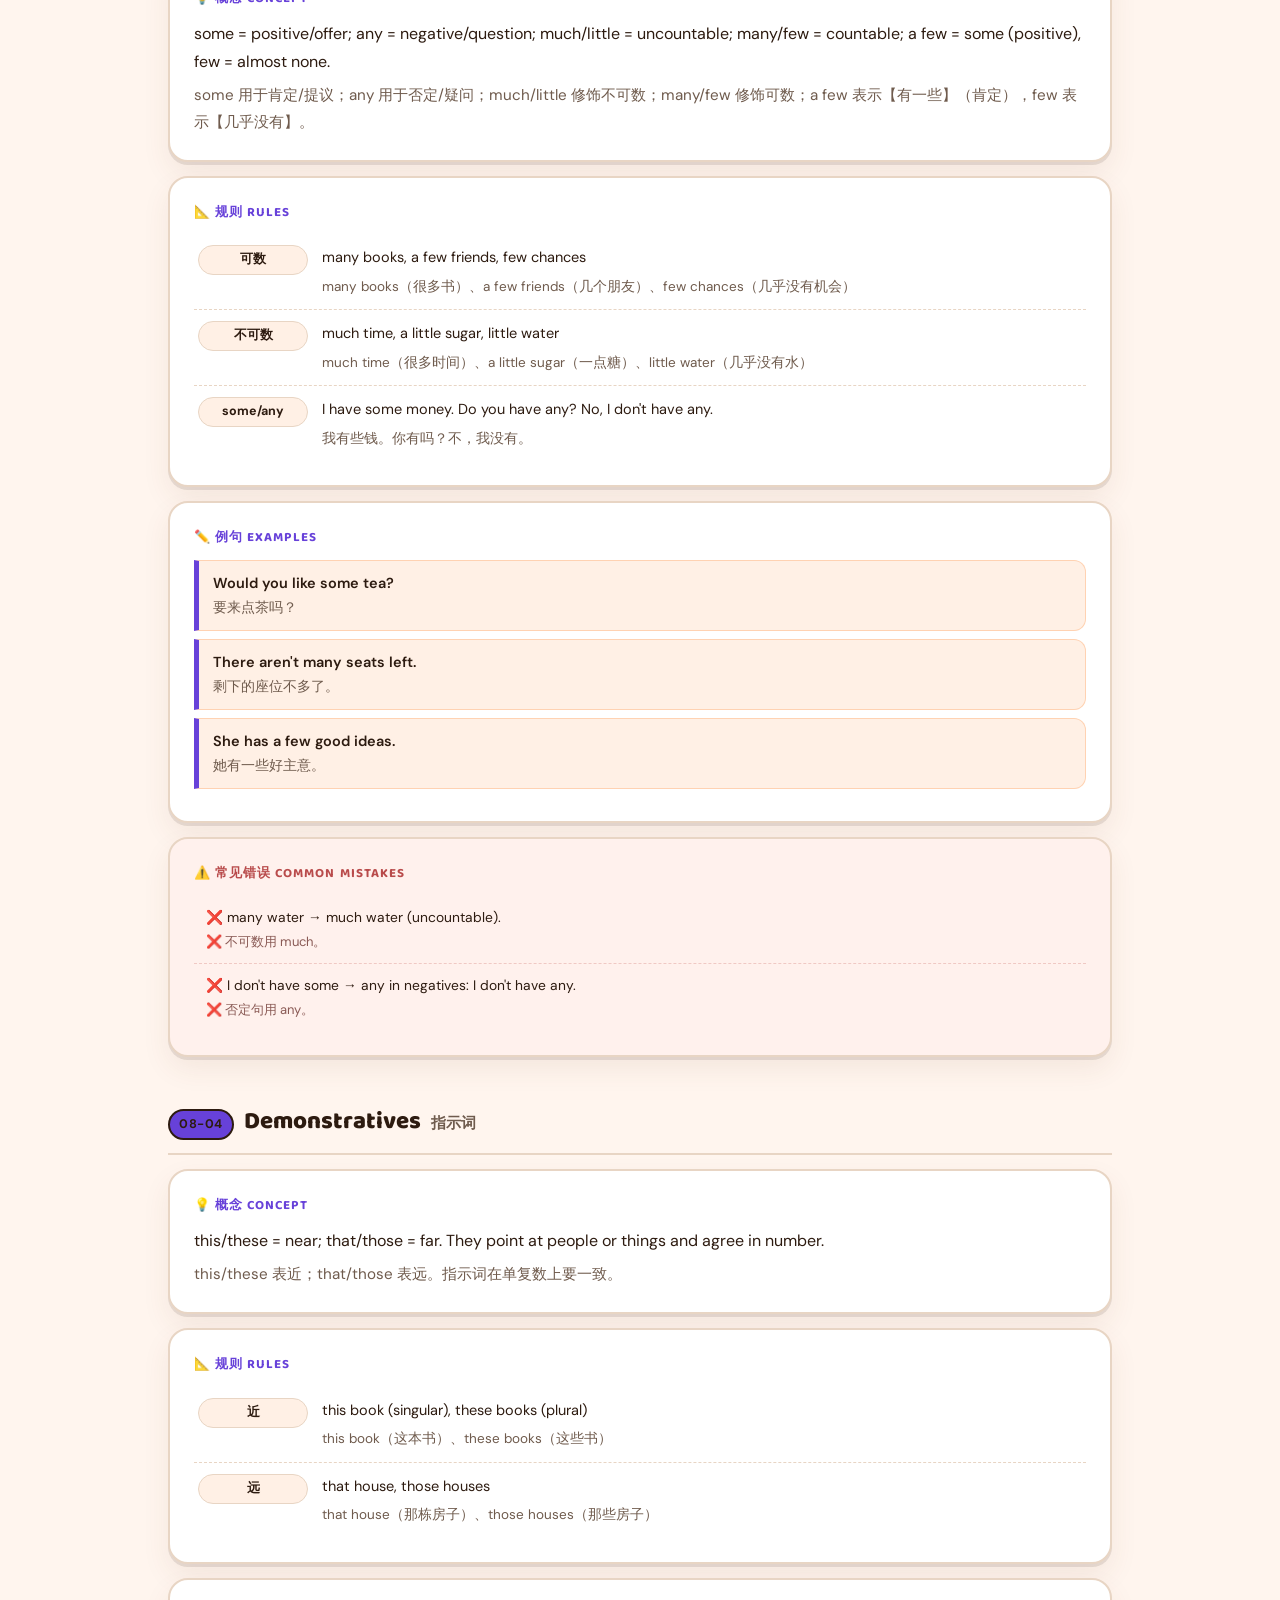
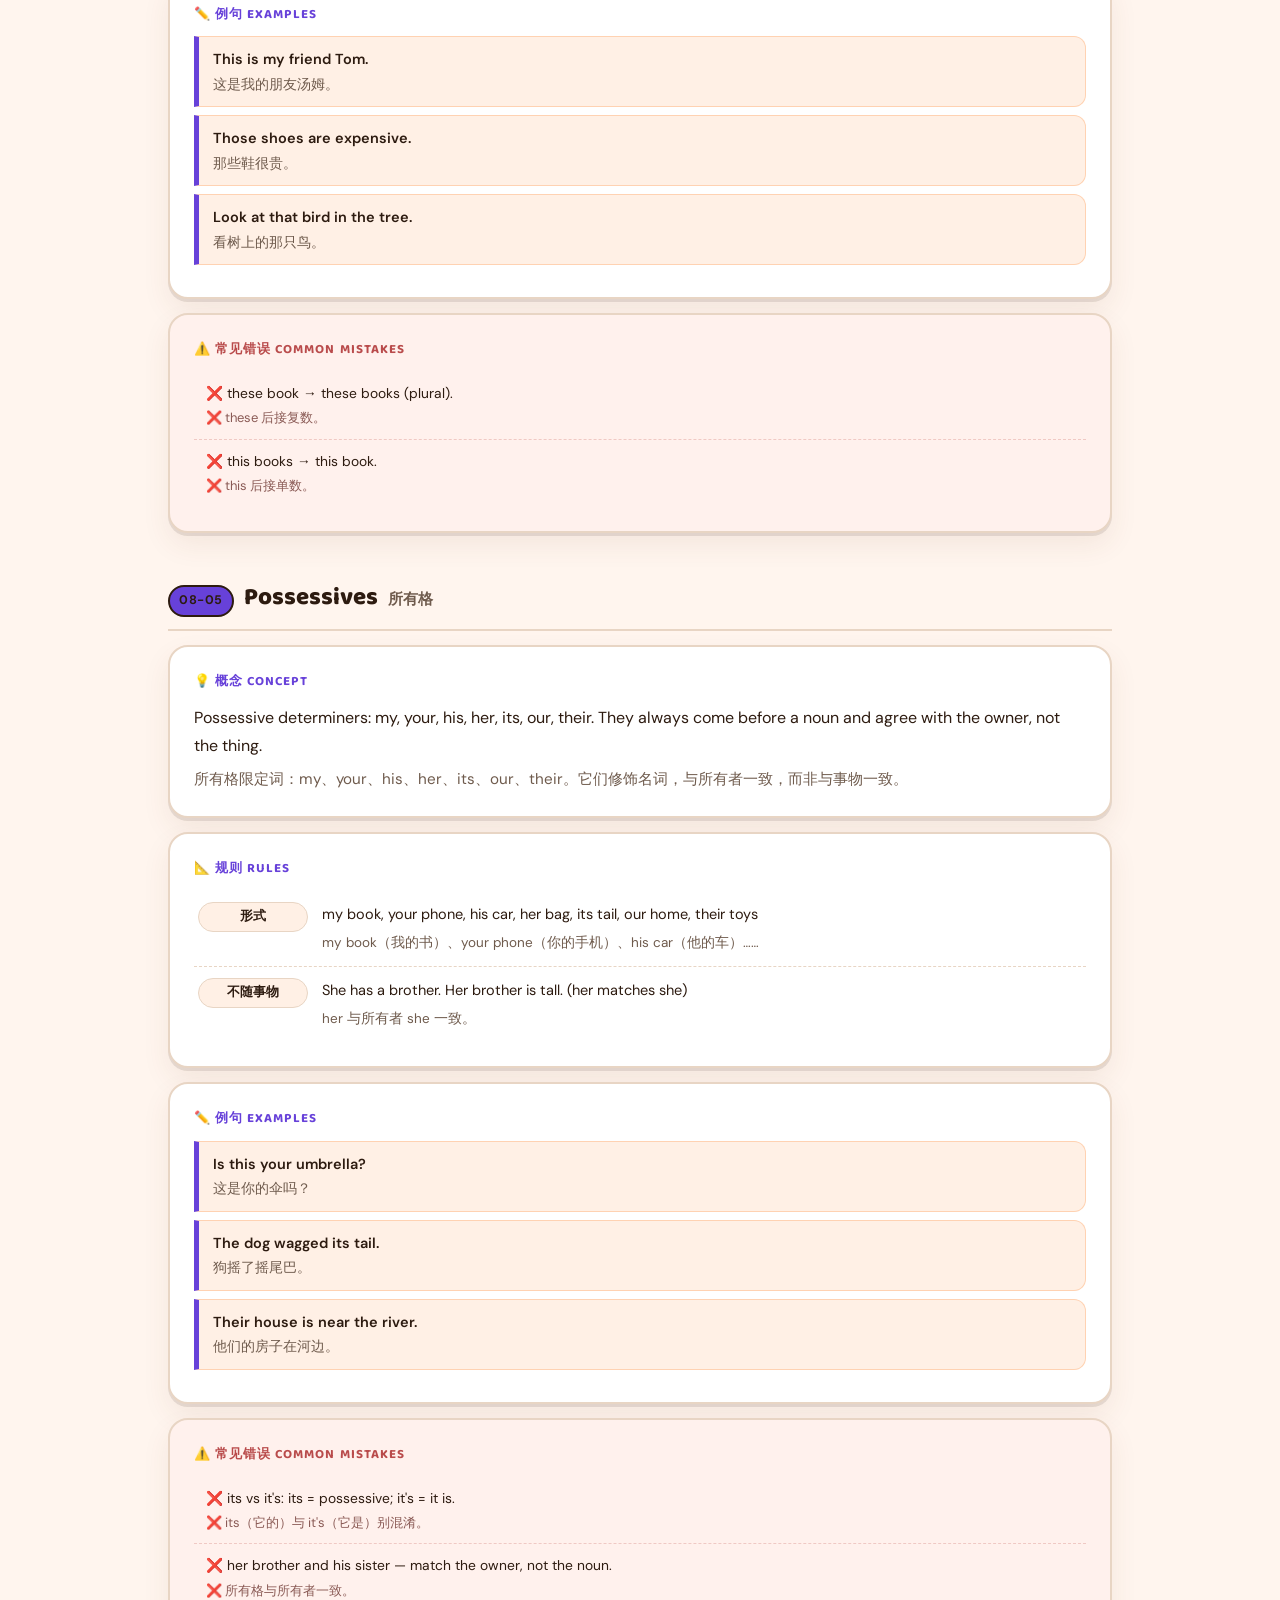
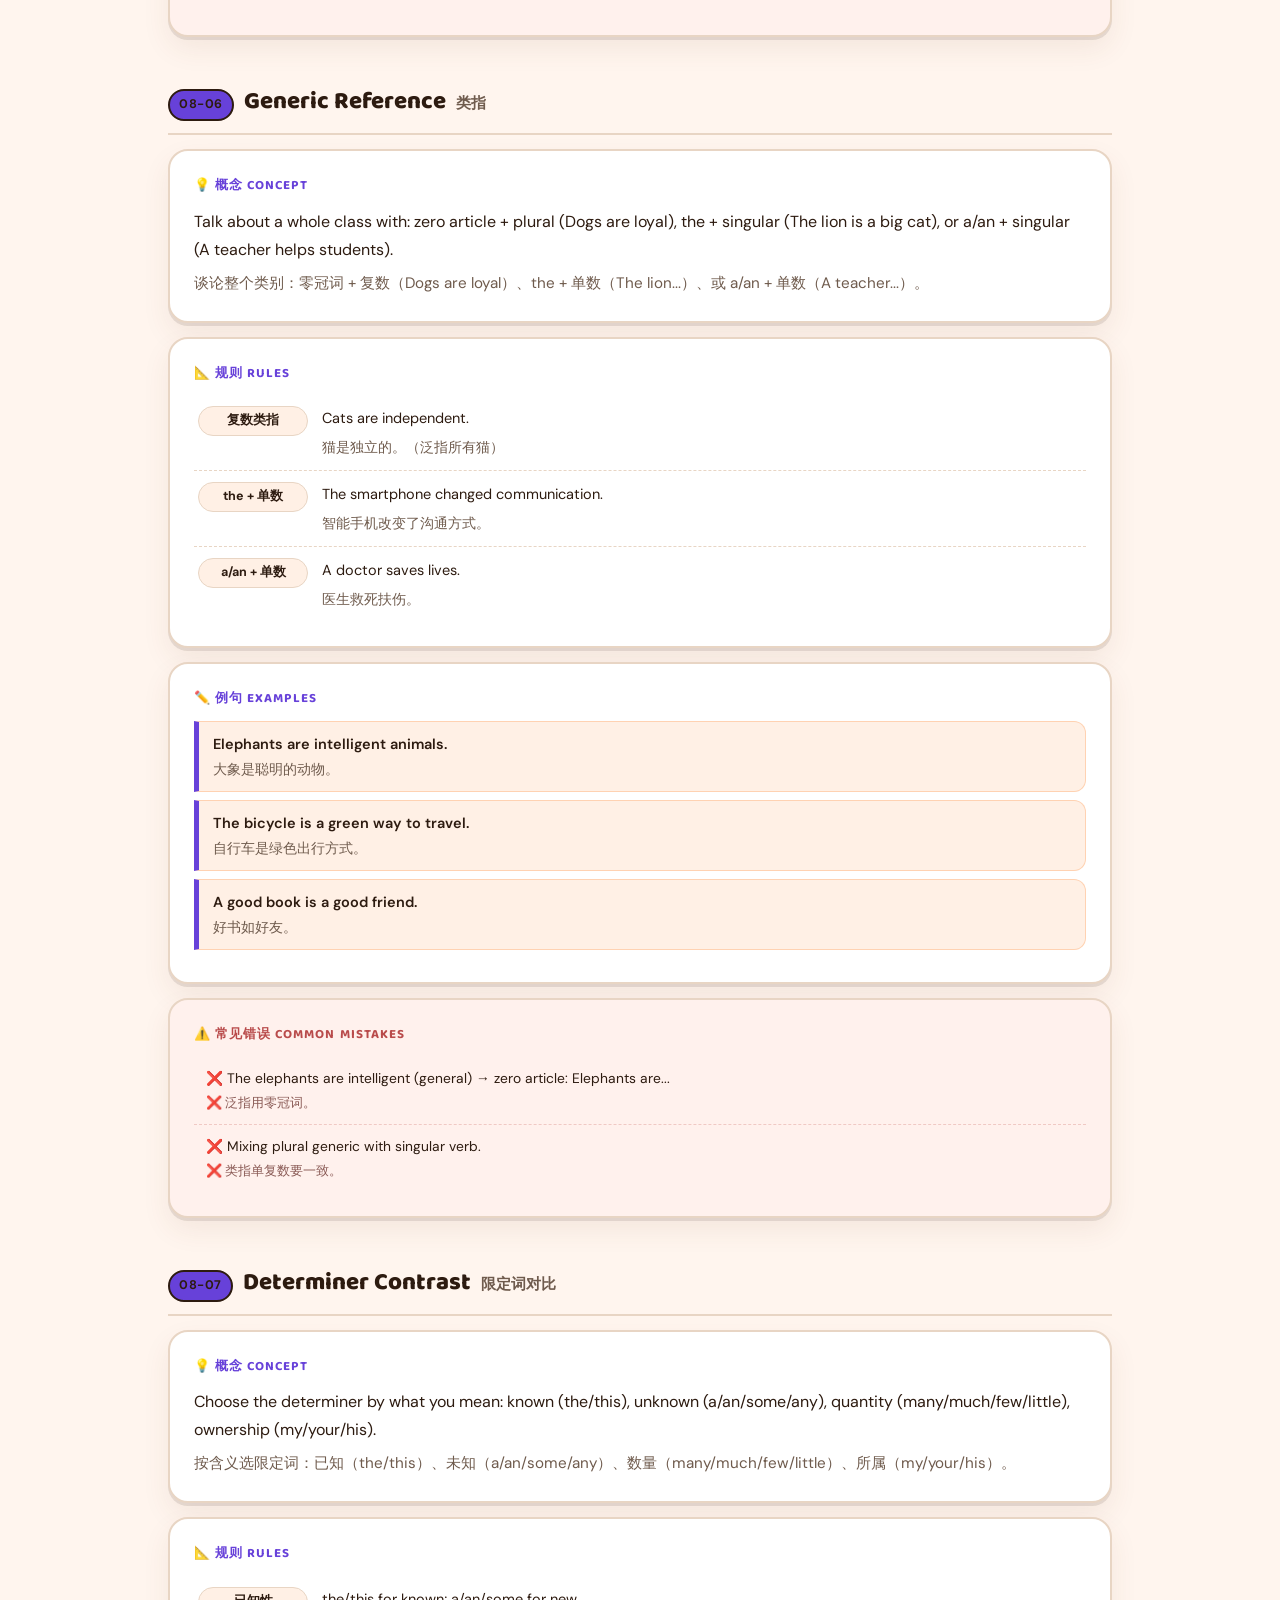
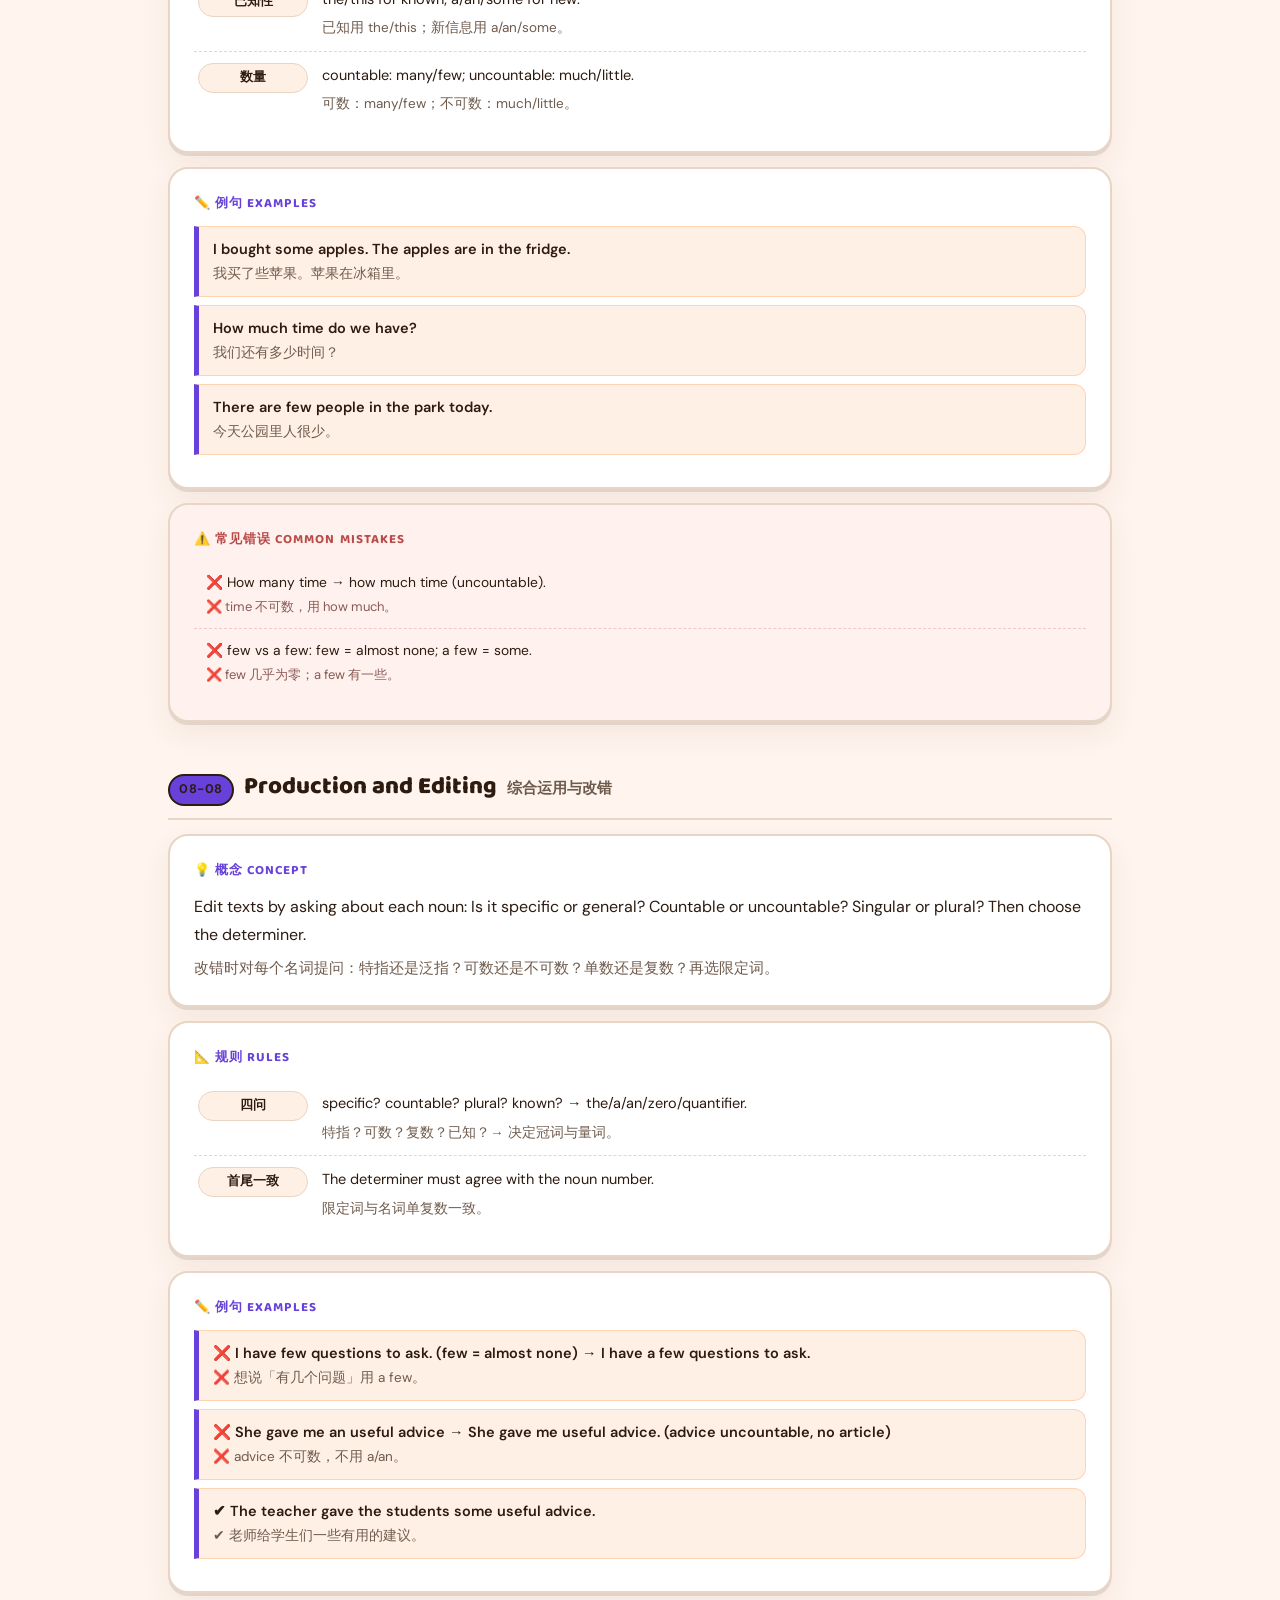
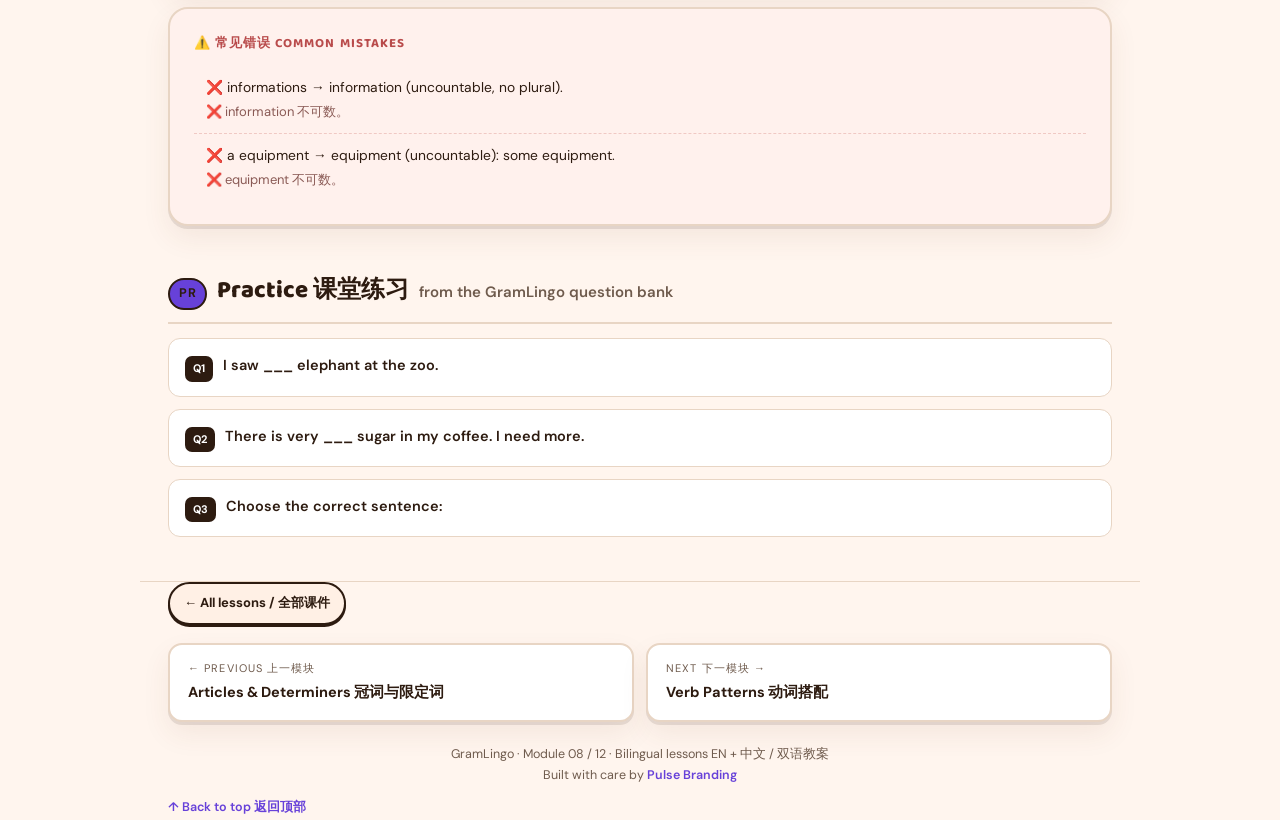
<file: determiners.html>
<!DOCTYPE html>
<html lang="en">
<head>
<meta charset="UTF-8">
<meta name="viewport" content="width=device-width, initial-scale=1">
<title>Module 08 · Articles &amp; Determiners — GramLingo Lessons / 语法课件</title>
<link rel="stylesheet" href="lessons.css">
</head>
<body data-accent="#6741D9">
<nav class="lesson-nav" aria-label="Primary navigation">
  <a class="lesson-brand" href="index.html"><img src="assets/gramlingo-logo.webp" alt="GramLingo"></a>
  <div class="lesson-nav-links">
    <a class="lesson-nav-link" href="https://gramlingo.online/#sec-worlds">Worlds / 世界</a>
    <a class="lesson-nav-link" href="https://gramlingo.online/#sec-how">How it works / 如何学习</a>
    <a class="lesson-nav-link lesson-nav-link--active" href="index.html">Lessons / 课件</a>
    <a class="lesson-nav-link lesson-nav-link--cta" href="https://app.gramlingo.online">Start the quest / 开始冒险</a>
  </div>
</nav>
<header class="cover">
  <div class="wrap">
    <div class="kicker">GramLingo · Module 08 / 12 · 模块 08 / 12</div>
    <h1>🏷️ Articles &amp; Determiners<span class="zh">冠词与限定词</span></h1>
    <img class="cover-art" src="assets/covers/cover-determiners.webp" alt="" loading="eager">
    <div class="desc">Signal whether nouns are known, specific, general, countable, or quantified.<span class="zh">标示名词是已知、特指、泛指、可数还是量化。</span></div>
    <div class="objectives"><div><b>Objective 1 目标</b>Use a/an, the, and zero article correctly · 正确使用 a/an、the 和零冠词</div><div><b>Objective 2 目标</b>Distinguish definite from indefinite reference · 区分定指与不定指</div><div><b>Objective 3 目标</b>Choose quantifiers like some, any, much, many, few · 选择 some、any、much、many、few 等量词</div><div><b>Objective 4 目标</b>Use demonstratives, possessives, and generic reference · 使用指示词、所有格与类指</div></div>
  </div>
</header>
<nav class="toc"><div class="wrap"><a href="#determiners_articles">01. Articles / 冠词</a><a href="#determiners_definite">02. Definite vs Indefinite / 定指与不定指</a><a href="#determiners_quantifiers">03. Quantifiers / 量词</a><a href="#determiners_demonstratives">04. Demonstratives / 指示词</a><a href="#determiners_possessives">05. Possessives / 所有格</a><a href="#determiners_generics">06. Generic Reference / 类指</a><a href="#determiners_contrast">07. Determiner Contrast / 限定词对比</a><a href="#determiners_prod">08. Production and Editing / 综合运用与改错</a><a href="#practice">Practice 练习</a></div></nav>
<main class="wrap">
  
      <section class="phase" id="determiners_articles">
        <div class="phase-head">
          <span class="phase-num">08-01</span>
          <h2>Articles</h2>
          <span class="zh">冠词</span>
        </div>
        <div class="card"><h3>💡 概念 Concept</h3><div class="concept">a/an = one, non-specific, first mention (a before consonants, an before vowels); the = specific or known; zero article = general plural or uncountable.<span class="zh">a/an 表【一个】，不特指，首次提及（辅音前用 a，元音前用 an）；the 表特指或已知；零冠词用于泛指复数或不可数。</span></div></div>
        <div class="card"><h3>📐 规则 Rules</h3><div class="rules"><div class="rule"><b>a/an</b><div class="en">I saw a dog. / an apple; an hour (silent h).</div><div class="zh">我见到一只狗。/ 一个苹果；an hour（h 不发音）。</div></div><div class="rule"><b>the</b><div class="en">The dog I saw was black. (specific)</div><div class="zh">我见到的那只狗是黑色的。（特指）</div></div><div class="rule"><b>零冠词</b><div class="en">Dogs are friendly. / Water is important. (general)</div><div class="zh">狗很友好。/ 水很重要。（泛指）</div></div></div></div>
        <div class="card"><h3>✏️ 例句 Examples</h3><div class="ex"><div class="en">She bought a car last week.</div><div class="zh">她上周买了一辆车。</div></div><div class="ex"><div class="en">The car is parked outside.</div><div class="zh">那辆车停在门外。</div></div><div class="ex"><div class="en">Children love ice cream.</div><div class="zh">孩子们喜欢冰淇淋。</div></div></div>
        <div class="card mistakes"><h3>⚠️ 常见错误 Common Mistakes</h3><div class="mistake">❌ an university → a university (yoo sound).<span class="zh">❌ university 发 /juː/，用 a。</span></div><div class="mistake">❌ The dogs are friendly (general) → zero article: Dogs are friendly.<span class="zh">❌ 泛指复数不加 the。</span></div></div>
      </section>
      <section class="phase" id="determiners_definite">
        <div class="phase-head">
          <span class="phase-num">08-02</span>
          <h2>Definite vs Indefinite</h2>
          <span class="zh">定指与不定指</span>
        </div>
        <div class="card"><h3>💡 概念 Concept</h3><div class="concept">Use the when both speaker and listener know which one (mentioned before, unique, or clear from context). Use a/an for new or one-of-many.<span class="zh">说话双方都知道是哪一个（前面提过、独一无二或语境明确）时用 the；新提到或众多之一用 a/an。</span></div></div>
        <div class="card"><h3>📐 规则 Rules</h3><div class="rules"><div class="rule"><b>提过</b><div class="en">I saw a bird. The bird was singing.</div><div class="zh">我看到一只鸟。那只鸟在唱歌。</div></div><div class="rule"><b>独一无二</b><div class="en">the sun, the moon, the president</div><div class="zh">the sun（太阳）、the moon（月亮）</div></div><div class="rule"><b>语境明确</b><div class="en">Please close the door. (we know which door)</div><div class="zh">请关门。（知道是哪扇门）</div></div></div></div>
        <div class="card"><h3>✏️ 例句 Examples</h3><div class="ex"><div class="en">There is a book on the desk. The book is mine.</div><div class="zh">桌上有一本书。那本书是我的。</div></div><div class="ex"><div class="en">She is the manager of this store.</div><div class="zh">她是这家店的经理。</div></div><div class="ex"><div class="en">I need a pen. Do you have one?</div><div class="zh">我需要一支笔。你有吗？</div></div></div>
        <div class="card mistakes"><h3>⚠️ 常见错误 Common Mistakes</h3><div class="mistake">❌ I saw the bird (first mention) → a bird.<span class="zh">❌ 首次提及用 a。</span></div><div class="mistake">❌ the first mention of a non-specific thing → a/an.<span class="zh">❌ 不特指时用 a/an。</span></div></div>
      </section>
      <section class="phase" id="determiners_quantifiers">
        <div class="phase-head">
          <span class="phase-num">08-03</span>
          <h2>Quantifiers</h2>
          <span class="zh">量词</span>
        </div>
        <div class="card"><h3>💡 概念 Concept</h3><div class="concept">some = positive/offer; any = negative/question; much/little = uncountable; many/few = countable; a few = some (positive), few = almost none.<span class="zh">some 用于肯定/提议；any 用于否定/疑问；much/little 修饰不可数；many/few 修饰可数；a few 表示【有一些】（肯定），few 表示【几乎没有】。</span></div></div>
        <div class="card"><h3>📐 规则 Rules</h3><div class="rules"><div class="rule"><b>可数</b><div class="en">many books, a few friends, few chances</div><div class="zh">many books（很多书）、a few friends（几个朋友）、few chances（几乎没有机会）</div></div><div class="rule"><b>不可数</b><div class="en">much time, a little sugar, little water</div><div class="zh">much time（很多时间）、a little sugar（一点糖）、little water（几乎没有水）</div></div><div class="rule"><b>some/any</b><div class="en">I have some money. Do you have any? No, I don't have any.</div><div class="zh">我有些钱。你有吗？不，我没有。</div></div></div></div>
        <div class="card"><h3>✏️ 例句 Examples</h3><div class="ex"><div class="en">Would you like some tea?</div><div class="zh">要来点茶吗？</div></div><div class="ex"><div class="en">There aren't many seats left.</div><div class="zh">剩下的座位不多了。</div></div><div class="ex"><div class="en">She has a few good ideas.</div><div class="zh">她有一些好主意。</div></div></div>
        <div class="card mistakes"><h3>⚠️ 常见错误 Common Mistakes</h3><div class="mistake">❌ many water → much water (uncountable).<span class="zh">❌ 不可数用 much。</span></div><div class="mistake">❌ I don't have some → any in negatives: I don't have any.<span class="zh">❌ 否定句用 any。</span></div></div>
      </section>
      <section class="phase" id="determiners_demonstratives">
        <div class="phase-head">
          <span class="phase-num">08-04</span>
          <h2>Demonstratives</h2>
          <span class="zh">指示词</span>
        </div>
        <div class="card"><h3>💡 概念 Concept</h3><div class="concept">this/these = near; that/those = far. They point at people or things and agree in number.<span class="zh">this/these 表近；that/those 表远。指示词在单复数上要一致。</span></div></div>
        <div class="card"><h3>📐 规则 Rules</h3><div class="rules"><div class="rule"><b>近</b><div class="en">this book (singular), these books (plural)</div><div class="zh">this book（这本书）、these books（这些书）</div></div><div class="rule"><b>远</b><div class="en">that house, those houses</div><div class="zh">that house（那栋房子）、those houses（那些房子）</div></div></div></div>
        <div class="card"><h3>✏️ 例句 Examples</h3><div class="ex"><div class="en">This is my friend Tom.</div><div class="zh">这是我的朋友汤姆。</div></div><div class="ex"><div class="en">Those shoes are expensive.</div><div class="zh">那些鞋很贵。</div></div><div class="ex"><div class="en">Look at that bird in the tree.</div><div class="zh">看树上的那只鸟。</div></div></div>
        <div class="card mistakes"><h3>⚠️ 常见错误 Common Mistakes</h3><div class="mistake">❌ these book → these books (plural).<span class="zh">❌ these 后接复数。</span></div><div class="mistake">❌ this books → this book.<span class="zh">❌ this 后接单数。</span></div></div>
      </section>
      <section class="phase" id="determiners_possessives">
        <div class="phase-head">
          <span class="phase-num">08-05</span>
          <h2>Possessives</h2>
          <span class="zh">所有格</span>
        </div>
        <div class="card"><h3>💡 概念 Concept</h3><div class="concept">Possessive determiners: my, your, his, her, its, our, their. They always come before a noun and agree with the owner, not the thing.<span class="zh">所有格限定词：my、your、his、her、its、our、their。它们修饰名词，与所有者一致，而非与事物一致。</span></div></div>
        <div class="card"><h3>📐 规则 Rules</h3><div class="rules"><div class="rule"><b>形式</b><div class="en">my book, your phone, his car, her bag, its tail, our home, their toys</div><div class="zh">my book（我的书）、your phone（你的手机）、his car（他的车）……</div></div><div class="rule"><b>不随事物</b><div class="en">She has a brother. Her brother is tall. (her matches she)</div><div class="zh">her 与所有者 she 一致。</div></div></div></div>
        <div class="card"><h3>✏️ 例句 Examples</h3><div class="ex"><div class="en">Is this your umbrella?</div><div class="zh">这是你的伞吗？</div></div><div class="ex"><div class="en">The dog wagged its tail.</div><div class="zh">狗摇了摇尾巴。</div></div><div class="ex"><div class="en">Their house is near the river.</div><div class="zh">他们的房子在河边。</div></div></div>
        <div class="card mistakes"><h3>⚠️ 常见错误 Common Mistakes</h3><div class="mistake">❌ its vs it's: its = possessive; it's = it is.<span class="zh">❌ its（它的）与 it's（它是）别混淆。</span></div><div class="mistake">❌ her brother and his sister — match the owner, not the noun.<span class="zh">❌ 所有格与所有者一致。</span></div></div>
      </section>
      <section class="phase" id="determiners_generics">
        <div class="phase-head">
          <span class="phase-num">08-06</span>
          <h2>Generic Reference</h2>
          <span class="zh">类指</span>
        </div>
        <div class="card"><h3>💡 概念 Concept</h3><div class="concept">Talk about a whole class with: zero article + plural (Dogs are loyal), the + singular (The lion is a big cat), or a/an + singular (A teacher helps students).<span class="zh">谈论整个类别：零冠词 + 复数（Dogs are loyal）、the + 单数（The lion...）、或 a/an + 单数（A teacher...）。</span></div></div>
        <div class="card"><h3>📐 规则 Rules</h3><div class="rules"><div class="rule"><b>复数类指</b><div class="en">Cats are independent.</div><div class="zh">猫是独立的。（泛指所有猫）</div></div><div class="rule"><b>the + 单数</b><div class="en">The smartphone changed communication.</div><div class="zh">智能手机改变了沟通方式。</div></div><div class="rule"><b>a/an + 单数</b><div class="en">A doctor saves lives.</div><div class="zh">医生救死扶伤。</div></div></div></div>
        <div class="card"><h3>✏️ 例句 Examples</h3><div class="ex"><div class="en">Elephants are intelligent animals.</div><div class="zh">大象是聪明的动物。</div></div><div class="ex"><div class="en">The bicycle is a green way to travel.</div><div class="zh">自行车是绿色出行方式。</div></div><div class="ex"><div class="en">A good book is a good friend.</div><div class="zh">好书如好友。</div></div></div>
        <div class="card mistakes"><h3>⚠️ 常见错误 Common Mistakes</h3><div class="mistake">❌ The elephants are intelligent (general) → zero article: Elephants are...<span class="zh">❌ 泛指用零冠词。</span></div><div class="mistake">❌ Mixing plural generic with singular verb.<span class="zh">❌ 类指单复数要一致。</span></div></div>
      </section>
      <section class="phase" id="determiners_contrast">
        <div class="phase-head">
          <span class="phase-num">08-07</span>
          <h2>Determiner Contrast</h2>
          <span class="zh">限定词对比</span>
        </div>
        <div class="card"><h3>💡 概念 Concept</h3><div class="concept">Choose the determiner by what you mean: known (the/this), unknown (a/an/some/any), quantity (many/much/few/little), ownership (my/your/his).<span class="zh">按含义选限定词：已知（the/this）、未知（a/an/some/any）、数量（many/much/few/little）、所属（my/your/his）。</span></div></div>
        <div class="card"><h3>📐 规则 Rules</h3><div class="rules"><div class="rule"><b>已知性</b><div class="en">the/this for known; a/an/some for new.</div><div class="zh">已知用 the/this；新信息用 a/an/some。</div></div><div class="rule"><b>数量</b><div class="en">countable: many/few; uncountable: much/little.</div><div class="zh">可数：many/few；不可数：much/little。</div></div></div></div>
        <div class="card"><h3>✏️ 例句 Examples</h3><div class="ex"><div class="en">I bought some apples. The apples are in the fridge.</div><div class="zh">我买了些苹果。苹果在冰箱里。</div></div><div class="ex"><div class="en">How much time do we have?</div><div class="zh">我们还有多少时间？</div></div><div class="ex"><div class="en">There are few people in the park today.</div><div class="zh">今天公园里人很少。</div></div></div>
        <div class="card mistakes"><h3>⚠️ 常见错误 Common Mistakes</h3><div class="mistake">❌ How many time → how much time (uncountable).<span class="zh">❌ time 不可数，用 how much。</span></div><div class="mistake">❌ few vs a few: few = almost none; a few = some.<span class="zh">❌ few 几乎为零；a few 有一些。</span></div></div>
      </section>
      <section class="phase" id="determiners_prod">
        <div class="phase-head">
          <span class="phase-num">08-08</span>
          <h2>Production and Editing</h2>
          <span class="zh">综合运用与改错</span>
        </div>
        <div class="card"><h3>💡 概念 Concept</h3><div class="concept">Edit texts by asking about each noun: Is it specific or general? Countable or uncountable? Singular or plural? Then choose the determiner.<span class="zh">改错时对每个名词提问：特指还是泛指？可数还是不可数？单数还是复数？再选限定词。</span></div></div>
        <div class="card"><h3>📐 规则 Rules</h3><div class="rules"><div class="rule"><b>四问</b><div class="en">specific? countable? plural? known? → the/a/an/zero/quantifier.</div><div class="zh">特指？可数？复数？已知？→ 决定冠词与量词。</div></div><div class="rule"><b>首尾一致</b><div class="en">The determiner must agree with the noun number.</div><div class="zh">限定词与名词单复数一致。</div></div></div></div>
        <div class="card"><h3>✏️ 例句 Examples</h3><div class="ex"><div class="en">❌ I have few questions to ask. (few = almost none) → I have a few questions to ask.</div><div class="zh">❌ 想说「有几个问题」用 a few。</div></div><div class="ex"><div class="en">❌ She gave me an useful advice → She gave me useful advice. (advice uncountable, no article)</div><div class="zh">❌ advice 不可数，不用 a/an。</div></div><div class="ex"><div class="en">✔ The teacher gave the students some useful advice.</div><div class="zh">✔ 老师给学生们一些有用的建议。</div></div></div>
        <div class="card mistakes"><h3>⚠️ 常见错误 Common Mistakes</h3><div class="mistake">❌ informations → information (uncountable, no plural).<span class="zh">❌ information 不可数。</span></div><div class="mistake">❌ a equipment → equipment (uncountable): some equipment.<span class="zh">❌ equipment 不可数。</span></div></div>
      </section>
  
      <section class="phase practice" id="practice">
        <div class="phase-head"><span class="phase-num">PR</span><h2>Practice 课堂练习</h2><span class="zh">from the GramLingo question bank</span></div>
        
        <div class="p-q">
          <details>
            <summary><span class="qnum">Q1</span><span class="qtext">I saw ___ elephant at the zoo.</span></summary>
            <div class="opts"><button type="button" class="opt" aria-pressed="false">a</button><button type="button" class="opt right" aria-pressed="false">an</button><button type="button" class="opt" aria-pressed="false">the</button><button type="button" class="opt" aria-pressed="false">Ø</button></div>
            <div class="hint">Tap an option to reveal the answer · 点击选项查看答案</div>
          </details>
        </div>
        <div class="p-q">
          <details>
            <summary><span class="qnum">Q2</span><span class="qtext">There is very ___ sugar in my coffee. I need more.</span></summary>
            <div class="opts"><button type="button" class="opt right" aria-pressed="false">little</button><button type="button" class="opt" aria-pressed="false">few</button><button type="button" class="opt" aria-pressed="false">much</button><button type="button" class="opt" aria-pressed="false">many</button></div>
            <div class="hint">Tap an option to reveal the answer · 点击选项查看答案</div>
          </details>
        </div>
        <div class="p-q">
          <details>
            <summary><span class="qnum">Q3</span><span class="qtext">Choose the correct sentence:</span></summary>
            <div class="opts"><button type="button" class="opt" aria-pressed="false">I do not have some money.</button><button type="button" class="opt right" aria-pressed="false">I do not have any money.</button><button type="button" class="opt" aria-pressed="false">I do not have much moneys.</button><button type="button" class="opt" aria-pressed="false">I do not have few money.</button></div>
            <div class="hint">Tap an option to reveal the answer · 点击选项查看答案</div>
          </details>
        </div>
      </section>
</main>
<footer class="wrap">
  <a class="hub-link" href="index.html">← All lessons / 全部课件</a>
  <div class="nav-prev-next"><a href="determiners.html"><div class="dir">← Previous 上一模块</div><div class="t">Articles &amp; Determiners 冠词与限定词</div></a><a href="verb_patterns.html"><div class="dir">Next 下一模块 →</div><div class="t">Verb Patterns 动词搭配</div></a></div>
  <div class="credit">GramLingo · Module 08 / 12 · Bilingual lessons EN + 中文 / 双语教案<br>Built with care by <a href="https://pulse-branding.com">Pulse Branding</a></div>
  <a class="toplink" href="#top">↑ Back to top 返回顶部</a>
</footer>
<script>
document.documentElement.style.setProperty('--accent', document.body.dataset.accent);
document.querySelectorAll('.practice .opt').forEach(function (button) {
  button.addEventListener('click', function () {
    var group = button.closest('.opts');
    group.querySelectorAll('.opt').forEach(function (option) {
      option.setAttribute('aria-pressed', option === button ? 'true' : 'false');
    });
  });
});
var links=[].slice.call(document.querySelectorAll('.toc a'));
var secs=links.map(function(a){return document.querySelector(a.getAttribute('href'));});
window.addEventListener('scroll',function(){
  var y=window.scrollY+90,best=-1;
  secs.forEach(function(s,i){if(s&&s.offsetTop<=y)best=i;});
  links.forEach(function(a,i){a.classList.toggle('on',i===best);});
},{passive:true});
</script>
</body>
</html>
</file>
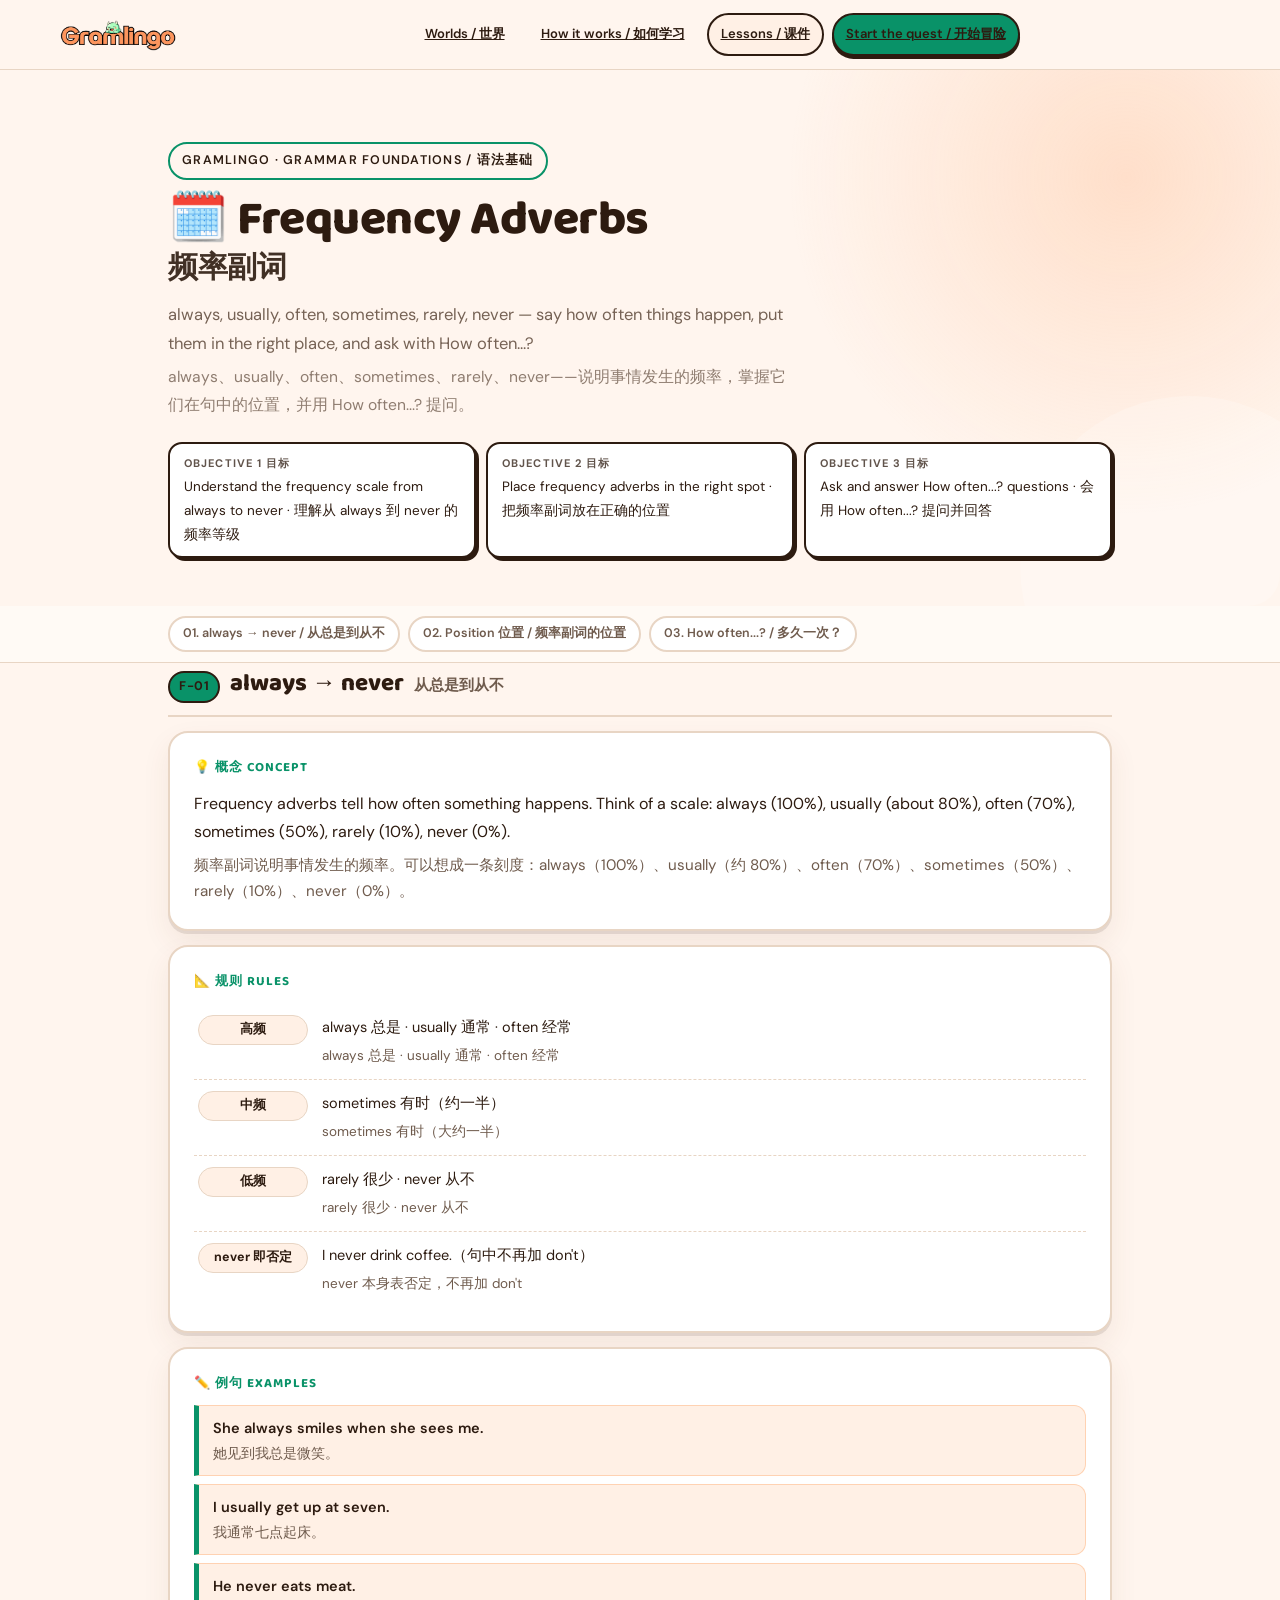
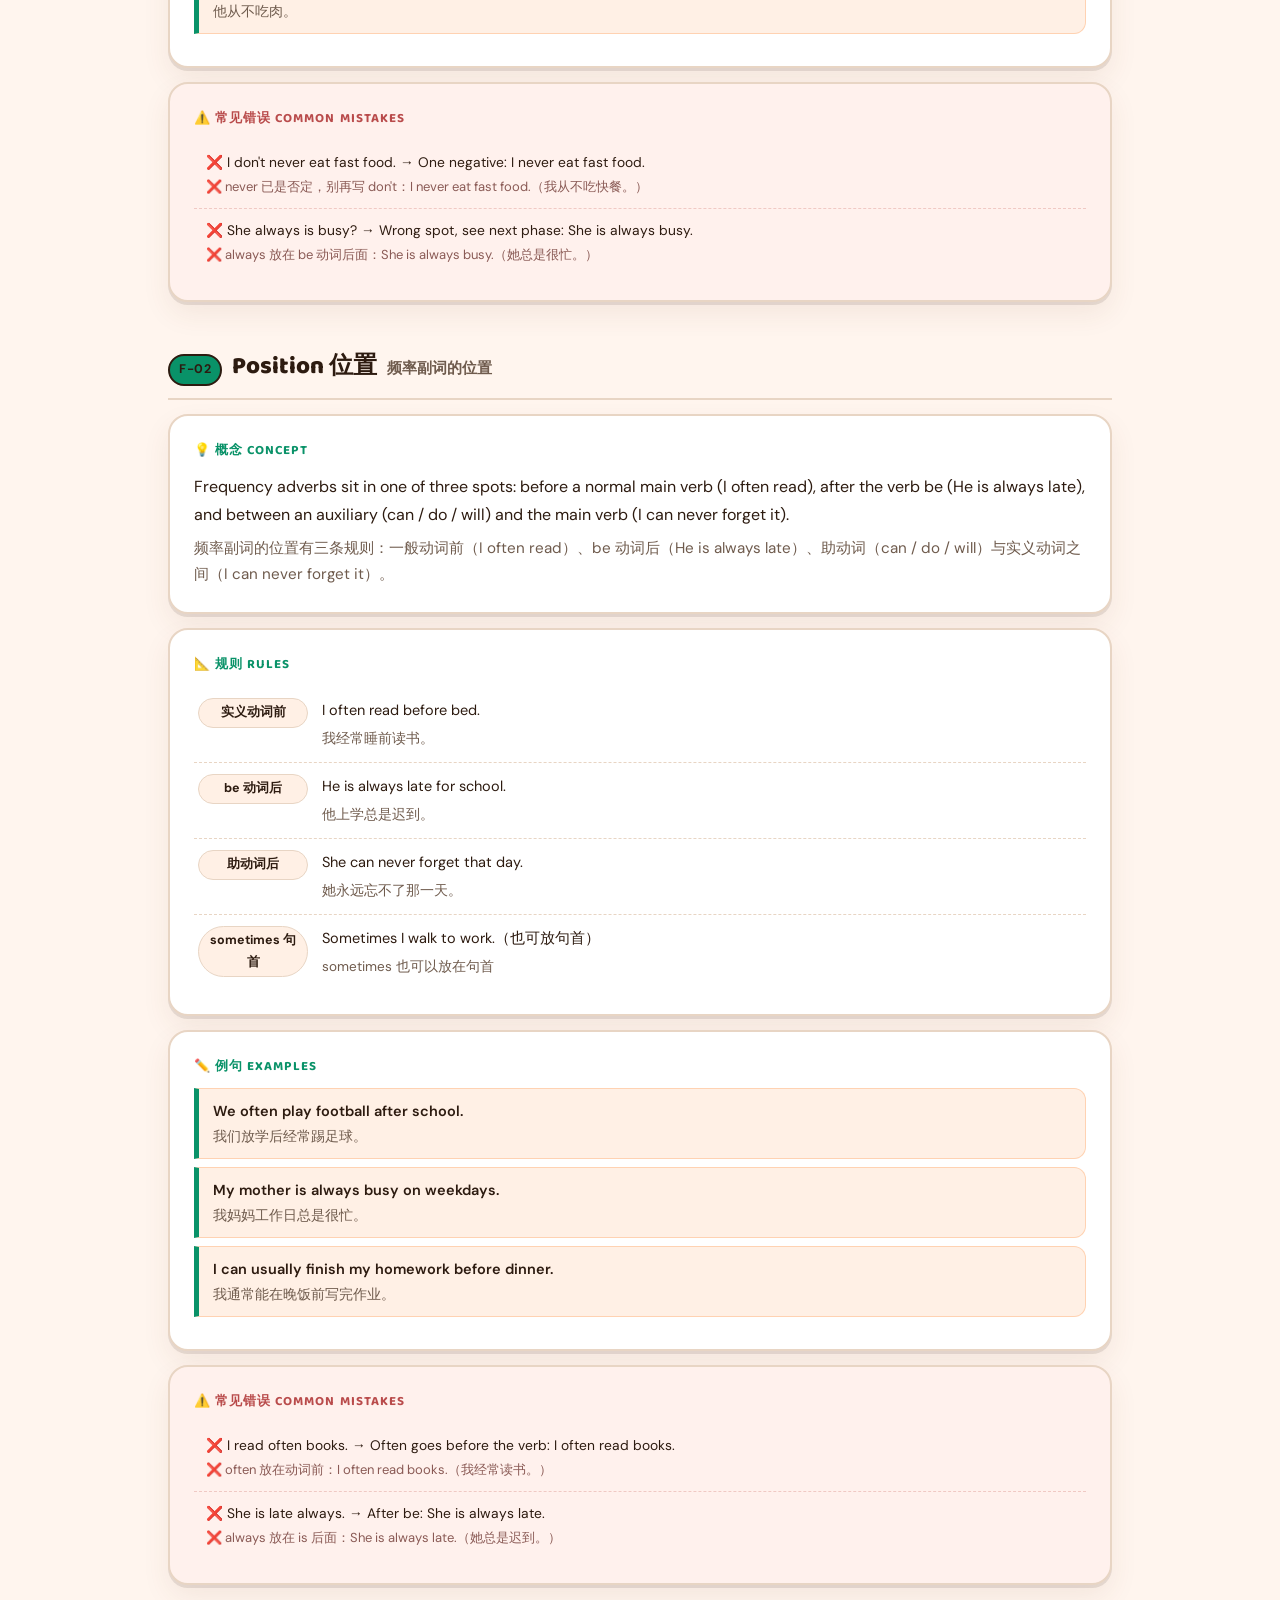
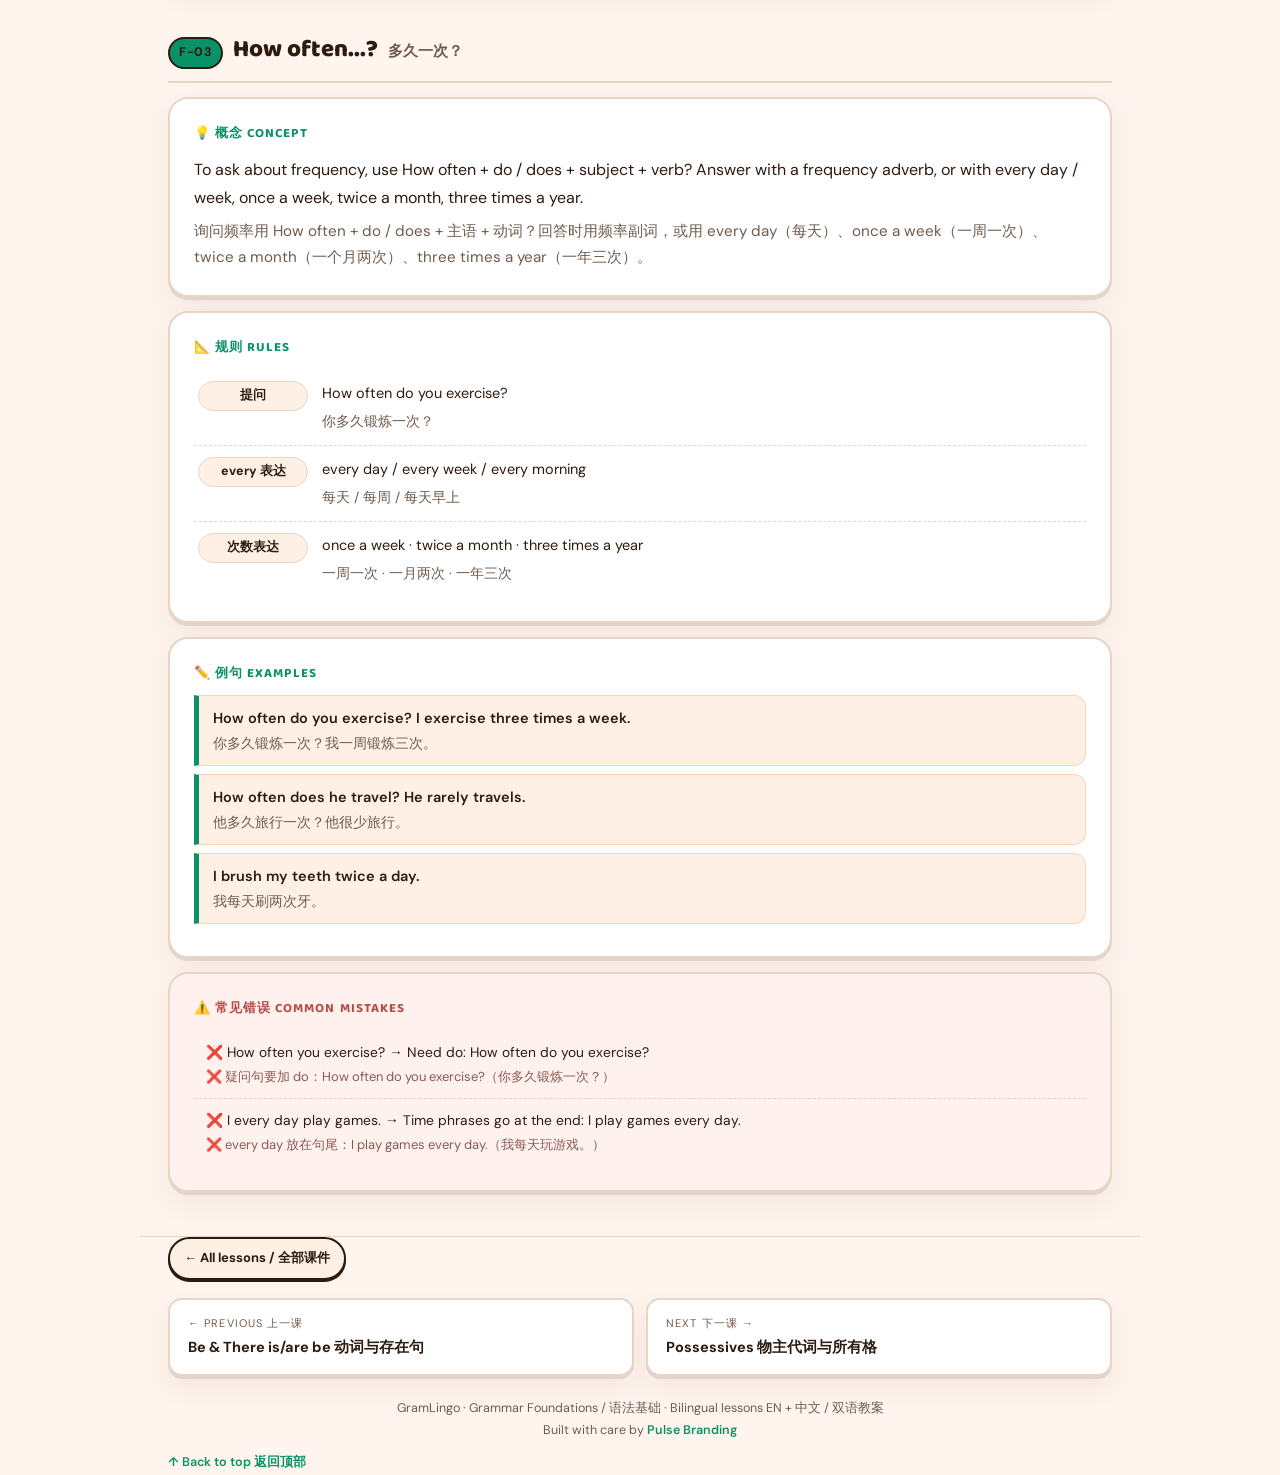
<file: frequency_adverbs.html>
<!DOCTYPE html>
<html lang="en">
<head>
<meta charset="UTF-8">
<meta name="viewport" content="width=device-width, initial-scale=1">
<title>Frequency Adverbs · Grammar Foundations — GramLingo Lessons / 语法课件</title>
<link rel="stylesheet" href="lessons.css">
</head>
<body data-accent="#099268">
<nav class="lesson-nav" aria-label="Primary navigation">
  <a class="lesson-brand" href="index.html"><img src="assets/gramlingo-logo.webp" alt="GramLingo"></a>
  <div class="lesson-nav-links">
    <a class="lesson-nav-link" href="https://gramlingo.online/#sec-worlds">Worlds / 世界</a>
    <a class="lesson-nav-link" href="https://gramlingo.online/#sec-how">How it works / 如何学习</a>
    <a class="lesson-nav-link lesson-nav-link--active" href="index.html">Lessons / 课件</a>
    <a class="lesson-nav-link lesson-nav-link--cta" href="https://app.gramlingo.online">Start the quest / 开始冒险</a>
  </div>
</nav>
<header class="cover">
  <div class="wrap">
    <div class="kicker">GramLingo · Grammar Foundations / 语法基础</div>
    <h1>🗓️ Frequency Adverbs<span class="zh">频率副词</span></h1>
    
    <div class="desc">always, usually, often, sometimes, rarely, never — say how often things happen, put them in the right place, and ask with How often...?<span class="zh">always、usually、often、sometimes、rarely、never——说明事情发生的频率，掌握它们在句中的位置，并用 How often...? 提问。</span></div>
    <div class="objectives"><div><b>Objective 1 目标</b>Understand the frequency scale from always to never · 理解从 always 到 never 的频率等级</div><div><b>Objective 2 目标</b>Place frequency adverbs in the right spot · 把频率副词放在正确的位置</div><div><b>Objective 3 目标</b>Ask and answer How often...? questions · 会用 How often...? 提问并回答</div></div>
  </div>
</header>
<nav class="toc"><div class="wrap"><a href="#fa_levels">01. always → never / 从总是到从不</a><a href="#fa_position">02. Position 位置 / 频率副词的位置</a><a href="#fa_questions">03. How often...? / 多久一次？</a></div></nav>
<main class="wrap">
  
      <section class="phase" id="fa_levels">
        <div class="phase-head">
          <span class="phase-num">F-01</span>
          <h2>always → never</h2>
          <span class="zh">从总是到从不</span>
        </div>
        <div class="card"><h3>💡 概念 Concept</h3><div class="concept">Frequency adverbs tell how often something happens. Think of a scale: always (100%), usually (about 80%), often (70%), sometimes (50%), rarely (10%), never (0%).<span class="zh">频率副词说明事情发生的频率。可以想成一条刻度：always（100%）、usually（约 80%）、often（70%）、sometimes（50%）、rarely（10%）、never（0%）。</span></div></div>
        <div class="card"><h3>📐 规则 Rules</h3><div class="rules"><div class="rule"><b>高频</b><div class="en">always 总是 · usually 通常 · often 经常</div><div class="zh">always 总是 · usually 通常 · often 经常</div></div><div class="rule"><b>中频</b><div class="en">sometimes 有时（约一半）</div><div class="zh">sometimes 有时（大约一半）</div></div><div class="rule"><b>低频</b><div class="en">rarely 很少 · never 从不</div><div class="zh">rarely 很少 · never 从不</div></div><div class="rule"><b>never 即否定</b><div class="en">I never drink coffee.（句中不再加 don't）</div><div class="zh">never 本身表否定，不再加 don't</div></div></div></div>
        <div class="card"><h3>✏️ 例句 Examples</h3><div class="ex"><div class="en">She always smiles when she sees me.</div><div class="zh">她见到我总是微笑。</div></div><div class="ex"><div class="en">I usually get up at seven.</div><div class="zh">我通常七点起床。</div></div><div class="ex"><div class="en">He never eats meat.</div><div class="zh">他从不吃肉。</div></div></div>
        <div class="card mistakes"><h3>⚠️ 常见错误 Common Mistakes</h3><div class="mistake">❌ I don't never eat fast food. → One negative: I never eat fast food.<span class="zh">❌ never 已是否定，别再写 don't：I never eat fast food.（我从不吃快餐。）</span></div><div class="mistake">❌ She always is busy? → Wrong spot, see next phase: She is always busy.<span class="zh">❌ always 放在 be 动词后面：She is always busy.（她总是很忙。）</span></div></div>
      </section>
      <section class="phase" id="fa_position">
        <div class="phase-head">
          <span class="phase-num">F-02</span>
          <h2>Position 位置</h2>
          <span class="zh">频率副词的位置</span>
        </div>
        <div class="card"><h3>💡 概念 Concept</h3><div class="concept">Frequency adverbs sit in one of three spots: before a normal main verb (I often read), after the verb be (He is always late), and between an auxiliary (can / do / will) and the main verb (I can never forget it).<span class="zh">频率副词的位置有三条规则：一般动词前（I often read）、be 动词后（He is always late）、助动词（can / do / will）与实义动词之间（I can never forget it）。</span></div></div>
        <div class="card"><h3>📐 规则 Rules</h3><div class="rules"><div class="rule"><b>实义动词前</b><div class="en">I often read before bed.</div><div class="zh">我经常睡前读书。</div></div><div class="rule"><b>be 动词后</b><div class="en">He is always late for school.</div><div class="zh">他上学总是迟到。</div></div><div class="rule"><b>助动词后</b><div class="en">She can never forget that day.</div><div class="zh">她永远忘不了那一天。</div></div><div class="rule"><b>sometimes 句首</b><div class="en">Sometimes I walk to work.（也可放句首）</div><div class="zh">sometimes 也可以放在句首</div></div></div></div>
        <div class="card"><h3>✏️ 例句 Examples</h3><div class="ex"><div class="en">We often play football after school.</div><div class="zh">我们放学后经常踢足球。</div></div><div class="ex"><div class="en">My mother is always busy on weekdays.</div><div class="zh">我妈妈工作日总是很忙。</div></div><div class="ex"><div class="en">I can usually finish my homework before dinner.</div><div class="zh">我通常能在晚饭前写完作业。</div></div></div>
        <div class="card mistakes"><h3>⚠️ 常见错误 Common Mistakes</h3><div class="mistake">❌ I read often books. → Often goes before the verb: I often read books.<span class="zh">❌ often 放在动词前：I often read books.（我经常读书。）</span></div><div class="mistake">❌ She is late always. → After be: She is always late.<span class="zh">❌ always 放在 is 后面：She is always late.（她总是迟到。）</span></div></div>
      </section>
      <section class="phase" id="fa_questions">
        <div class="phase-head">
          <span class="phase-num">F-03</span>
          <h2>How often...?</h2>
          <span class="zh">多久一次？</span>
        </div>
        <div class="card"><h3>💡 概念 Concept</h3><div class="concept">To ask about frequency, use How often + do / does + subject + verb? Answer with a frequency adverb, or with every day / week, once a week, twice a month, three times a year.<span class="zh">询问频率用 How often + do / does + 主语 + 动词？回答时用频率副词，或用 every day（每天）、once a week（一周一次）、twice a month（一个月两次）、three times a year（一年三次）。</span></div></div>
        <div class="card"><h3>📐 规则 Rules</h3><div class="rules"><div class="rule"><b>提问</b><div class="en">How often do you exercise?</div><div class="zh">你多久锻炼一次？</div></div><div class="rule"><b>every 表达</b><div class="en">every day / every week / every morning</div><div class="zh">每天 / 每周 / 每天早上</div></div><div class="rule"><b>次数表达</b><div class="en">once a week · twice a month · three times a year</div><div class="zh">一周一次 · 一月两次 · 一年三次</div></div></div></div>
        <div class="card"><h3>✏️ 例句 Examples</h3><div class="ex"><div class="en">How often do you exercise? I exercise three times a week.</div><div class="zh">你多久锻炼一次？我一周锻炼三次。</div></div><div class="ex"><div class="en">How often does he travel? He rarely travels.</div><div class="zh">他多久旅行一次？他很少旅行。</div></div><div class="ex"><div class="en">I brush my teeth twice a day.</div><div class="zh">我每天刷两次牙。</div></div></div>
        <div class="card mistakes"><h3>⚠️ 常见错误 Common Mistakes</h3><div class="mistake">❌ How often you exercise? → Need do: How often do you exercise?<span class="zh">❌ 疑问句要加 do：How often do you exercise?（你多久锻炼一次？）</span></div><div class="mistake">❌ I every day play games. → Time phrases go at the end: I play games every day.<span class="zh">❌ every day 放在句尾：I play games every day.（我每天玩游戏。）</span></div></div>
      </section>
  
</main>
<footer class="wrap">
  <a class="hub-link" href="index.html">← All lessons / 全部课件</a>
  <div class="nav-prev-next"><a href="be_verbs.html"><div class="dir">← Previous 上一课</div><div class="t">Be &amp; There is/are be 动词与存在句</div></a><a href="possessives.html"><div class="dir">Next 下一课 →</div><div class="t">Possessives 物主代词与所有格</div></a></div>
  <div class="credit">GramLingo · Grammar Foundations / 语法基础 · Bilingual lessons EN + 中文 / 双语教案<br>Built with care by <a href="https://pulse-branding.com">Pulse Branding</a></div>
  <a class="toplink" href="#top">↑ Back to top 返回顶部</a>
</footer>
<script>
document.documentElement.style.setProperty('--accent', document.body.dataset.accent);
document.querySelectorAll('.practice .opt').forEach(function (button) {
  button.addEventListener('click', function () {
    var group = button.closest('.opts');
    group.querySelectorAll('.opt').forEach(function (option) {
      option.setAttribute('aria-pressed', option === button ? 'true' : 'false');
    });
  });
});
var links=[].slice.call(document.querySelectorAll('.toc a'));
var secs=links.map(function(a){return document.querySelector(a.getAttribute('href'));});
window.addEventListener('scroll',function(){
  var y=window.scrollY+90,best=-1;
  secs.forEach(function(s,i){if(s&&s.offsetTop<=y)best=i;});
  links.forEach(function(a,i){a.classList.toggle('on',i===best);});
},{passive:true});
</script>
</body>
</html>
</file>
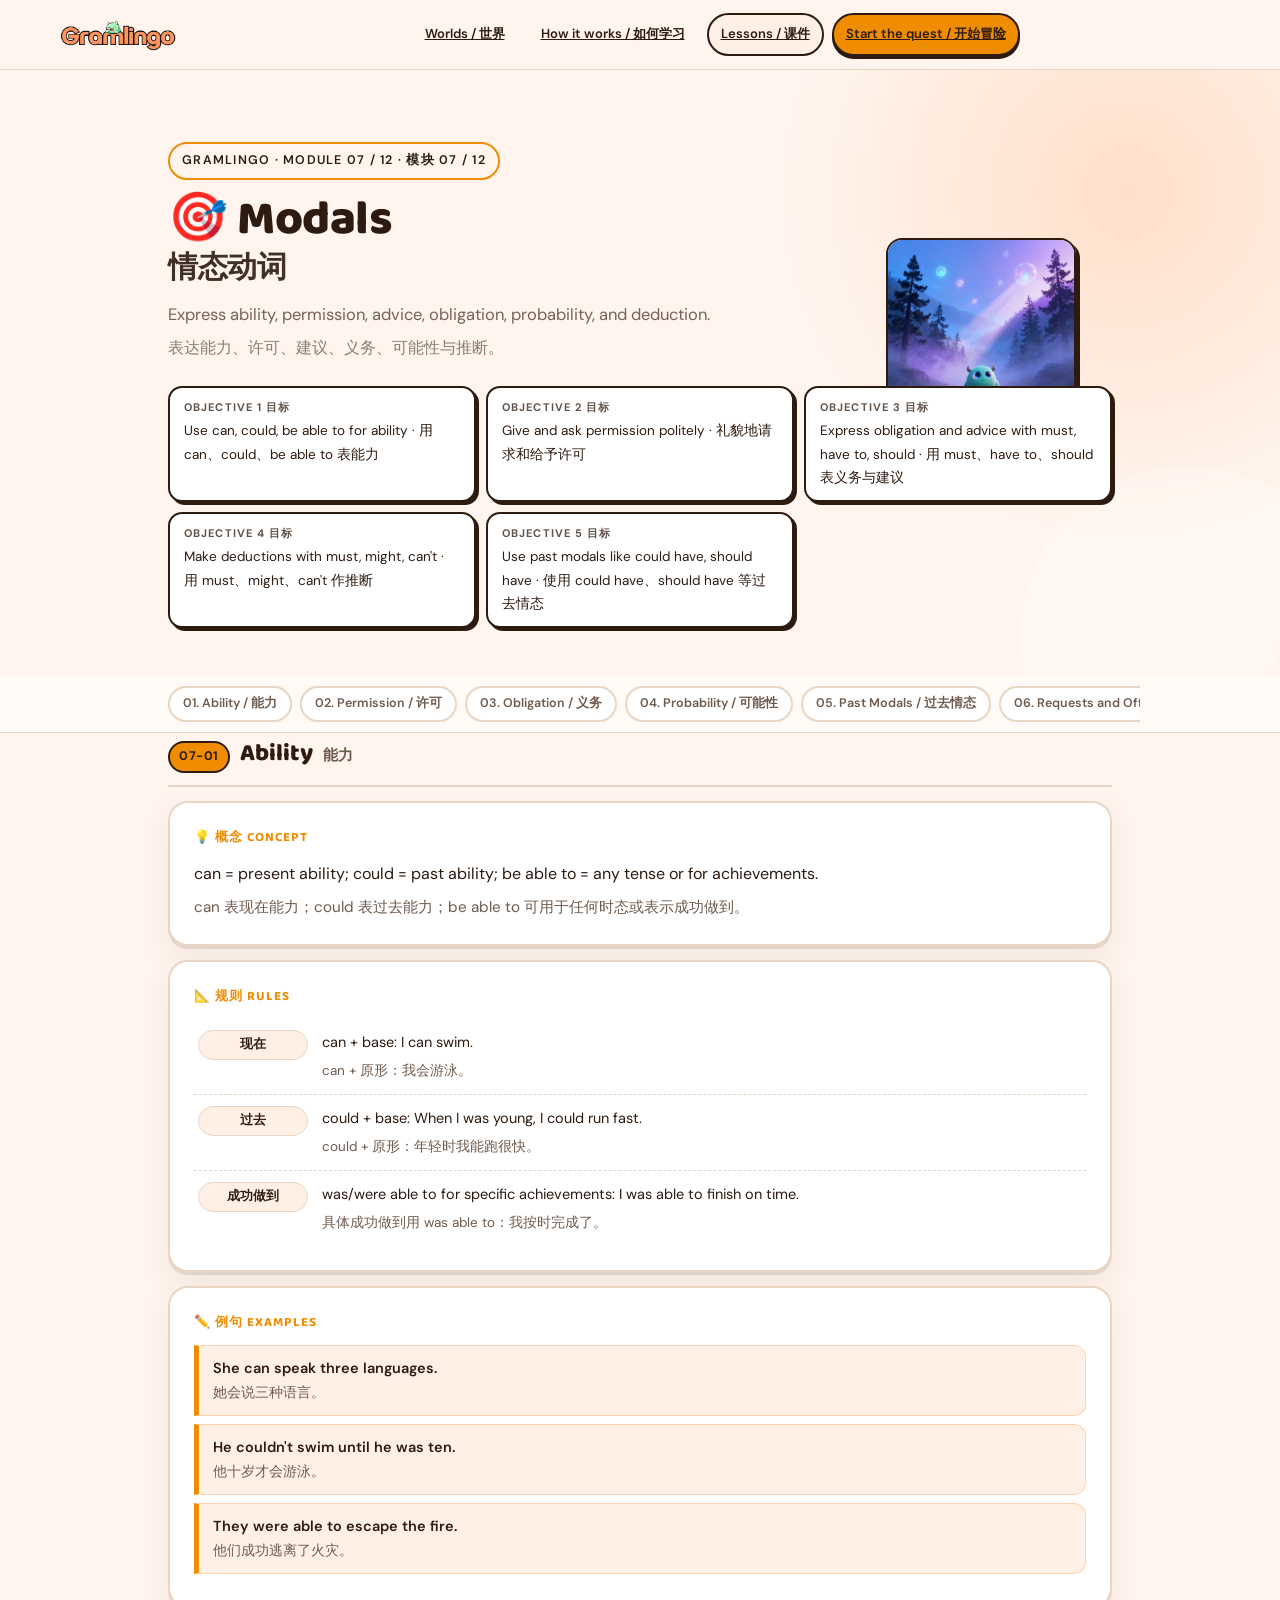
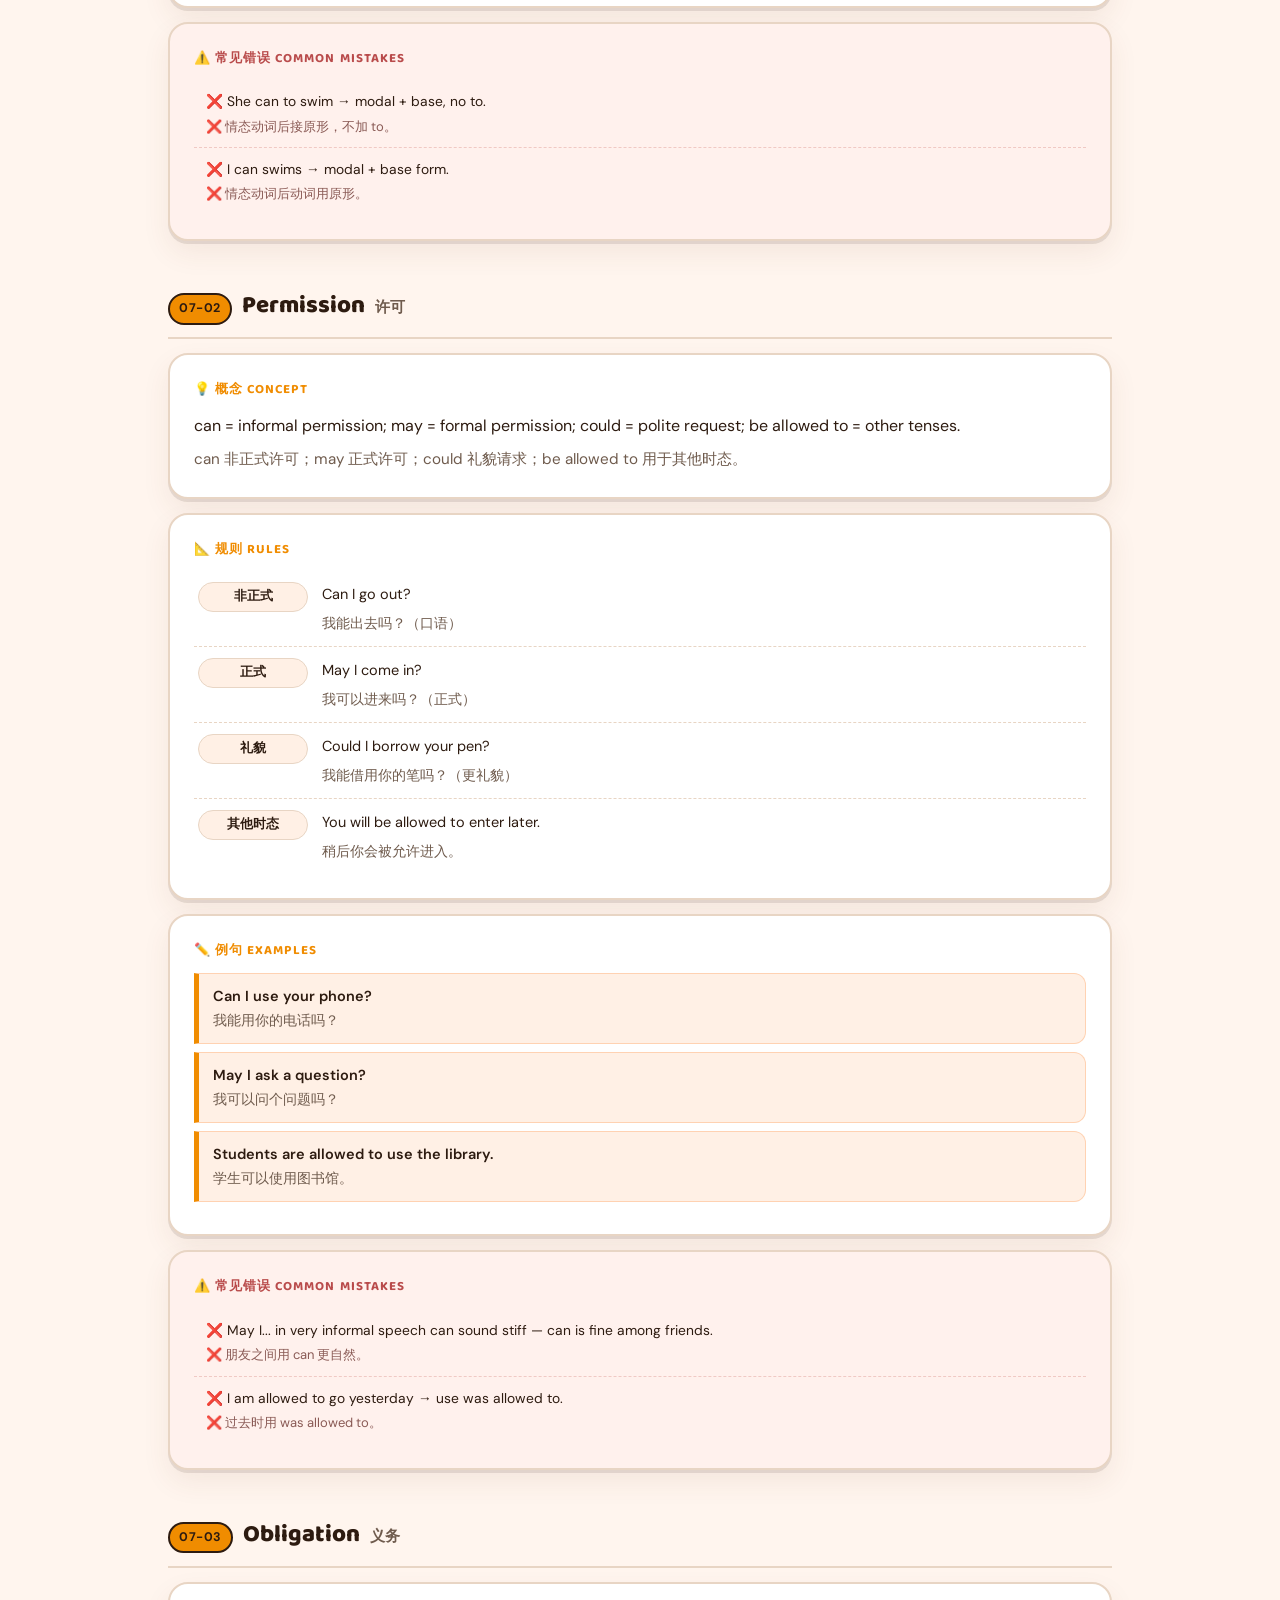
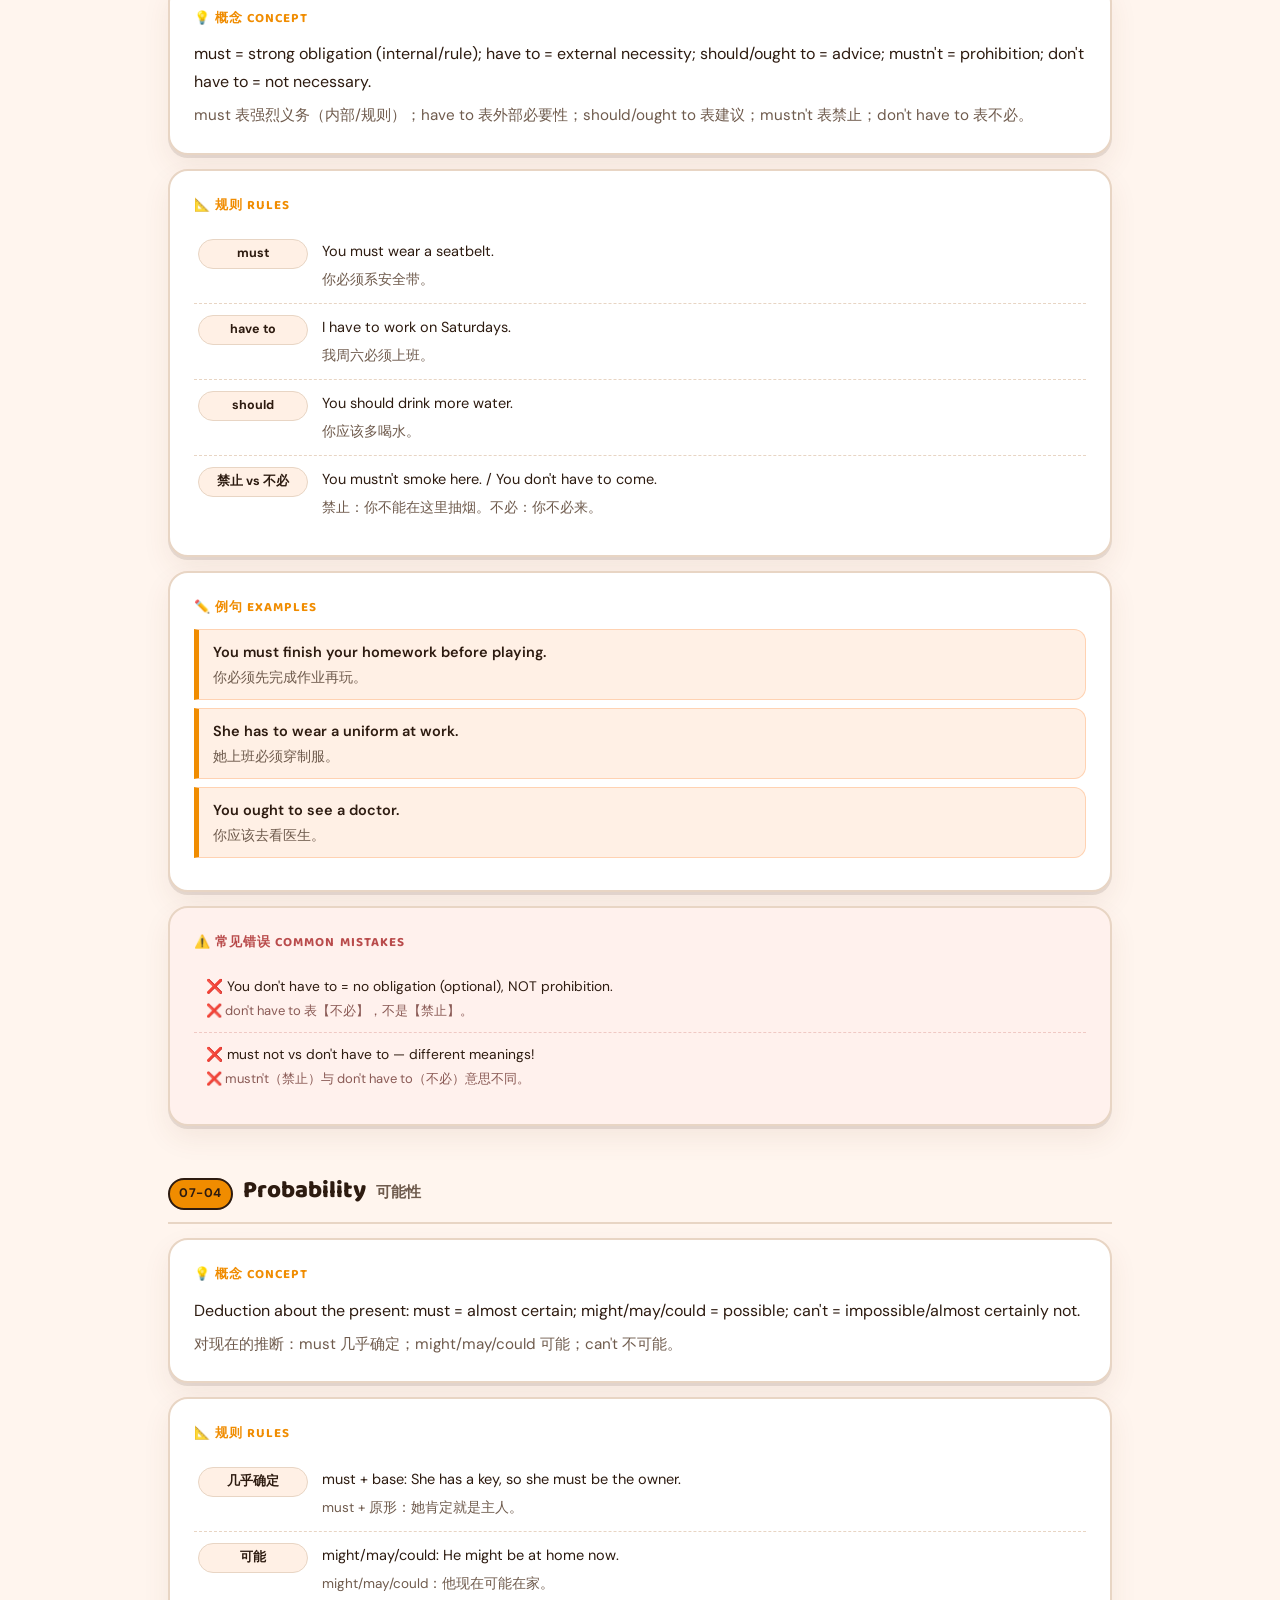
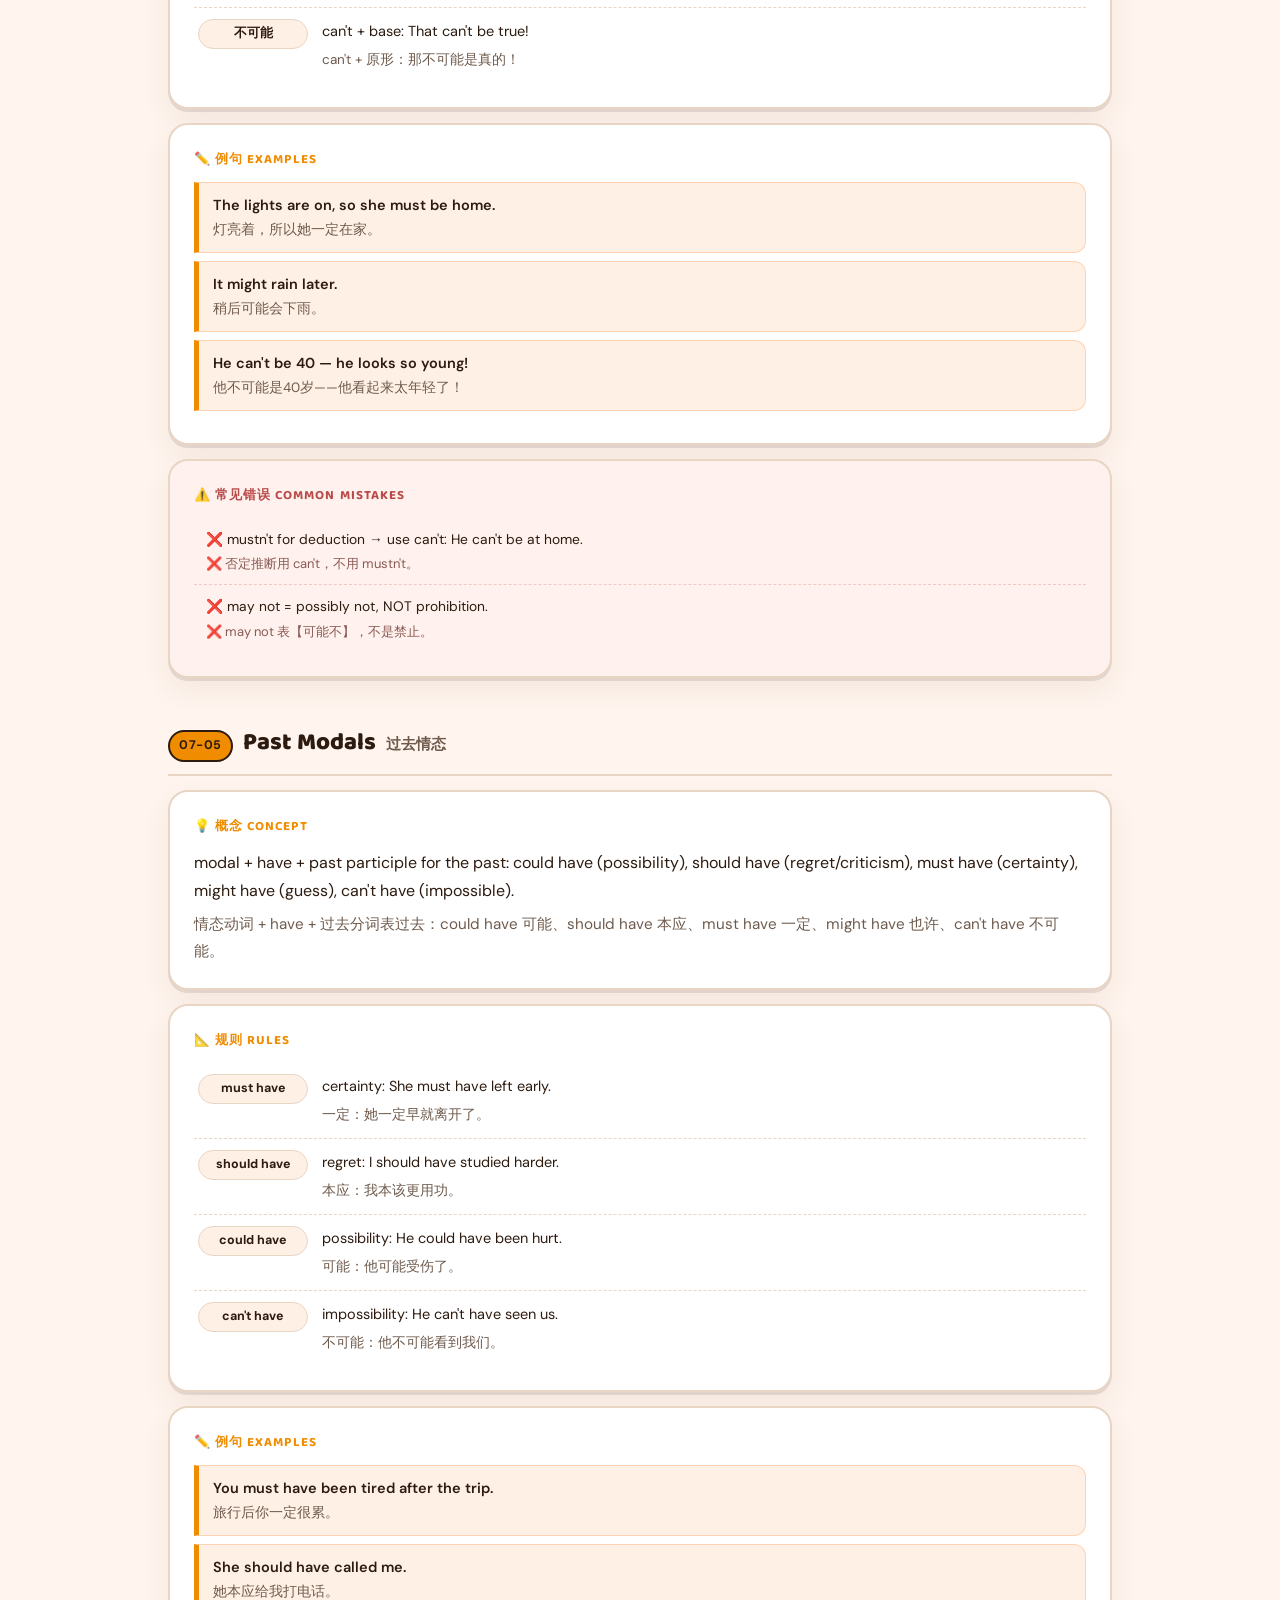
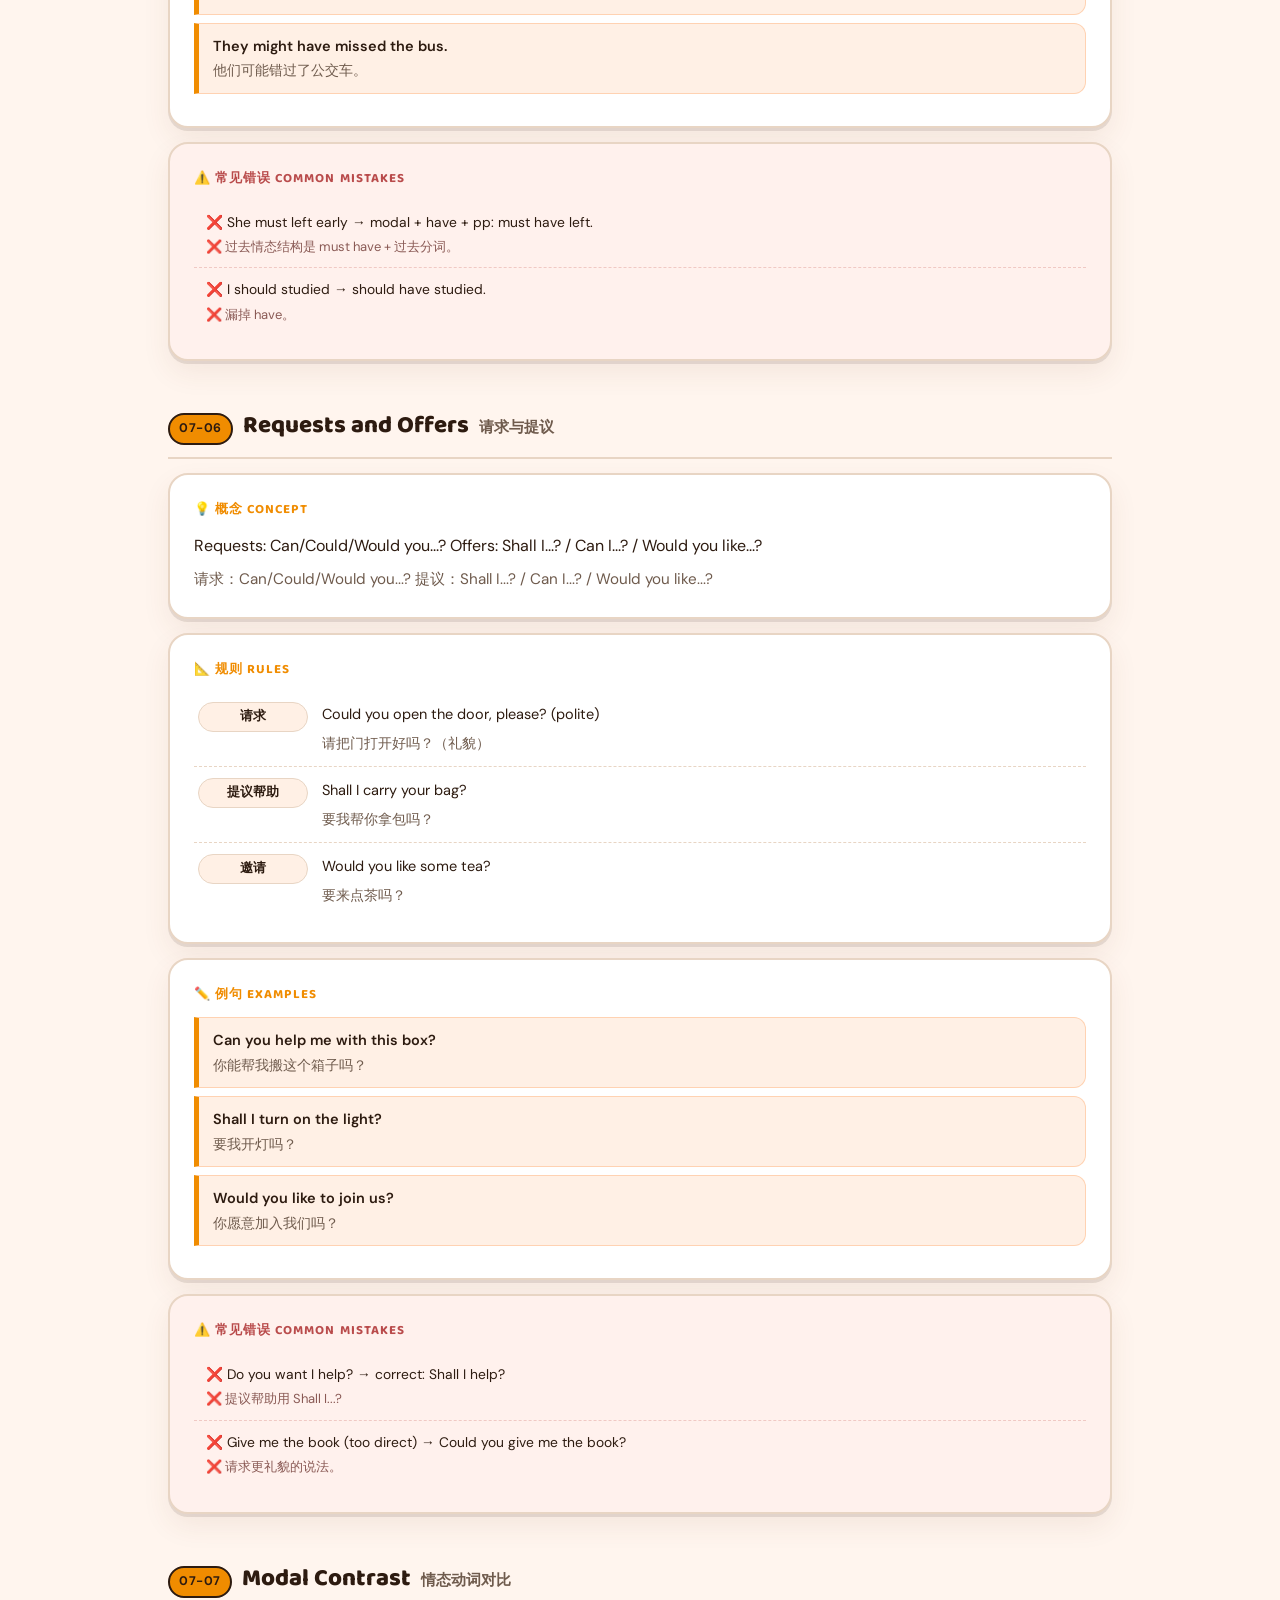
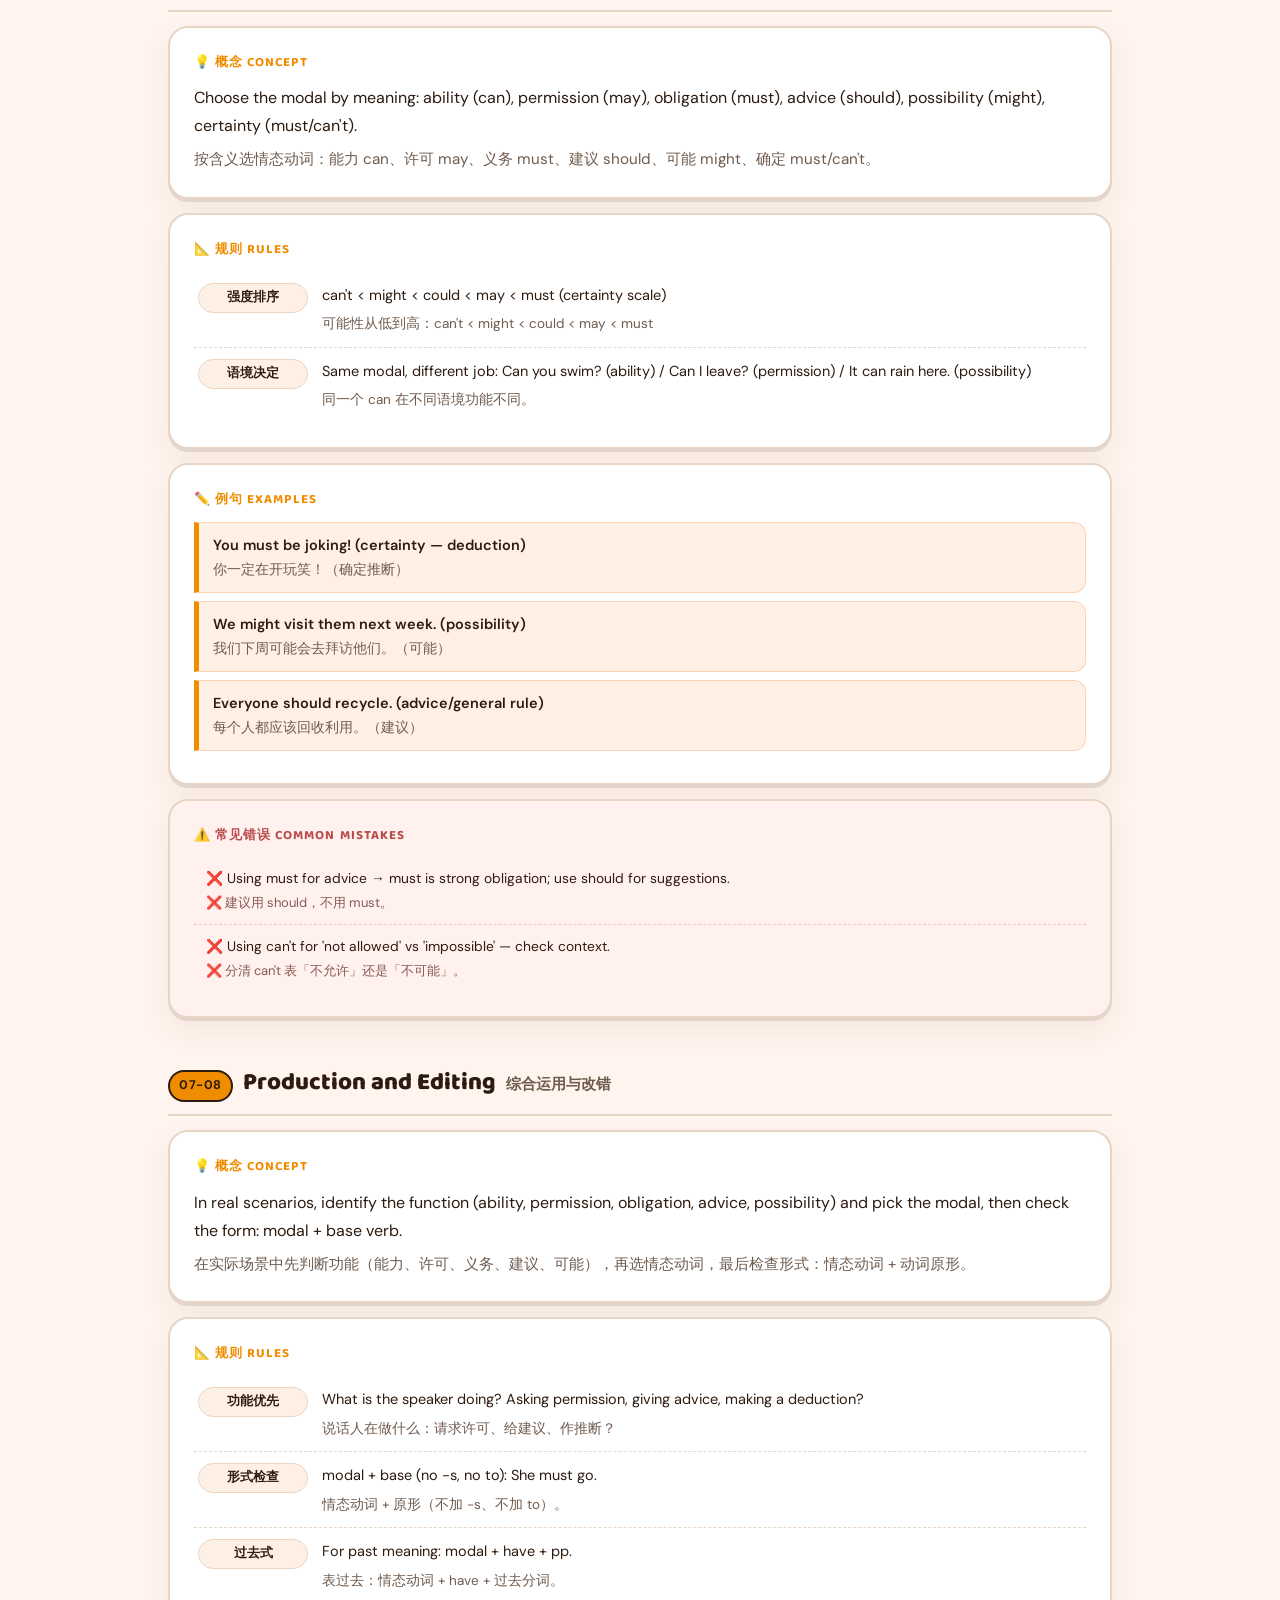
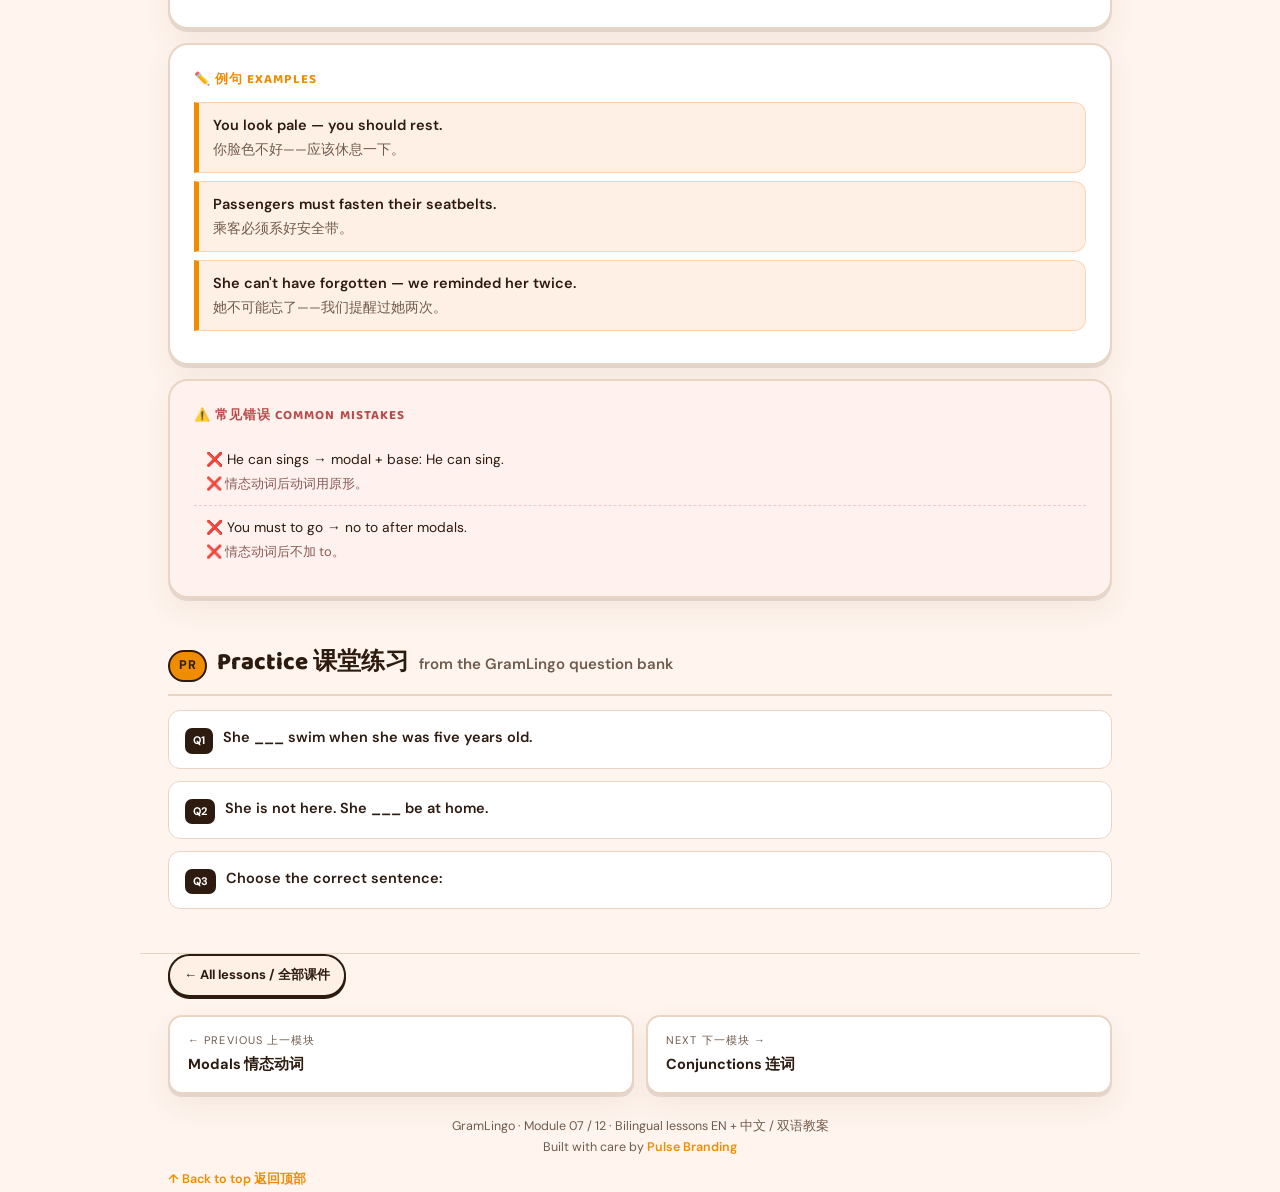
<file: modals.html>
<!DOCTYPE html>
<html lang="en">
<head>
<meta charset="UTF-8">
<meta name="viewport" content="width=device-width, initial-scale=1">
<title>Module 07 · Modals — GramLingo Lessons / 语法课件</title>
<link rel="stylesheet" href="lessons.css">
</head>
<body data-accent="#F08C00">
<nav class="lesson-nav" aria-label="Primary navigation">
  <a class="lesson-brand" href="index.html"><img src="assets/gramlingo-logo.webp" alt="GramLingo"></a>
  <div class="lesson-nav-links">
    <a class="lesson-nav-link" href="https://gramlingo.online/#sec-worlds">Worlds / 世界</a>
    <a class="lesson-nav-link" href="https://gramlingo.online/#sec-how">How it works / 如何学习</a>
    <a class="lesson-nav-link lesson-nav-link--active" href="index.html">Lessons / 课件</a>
    <a class="lesson-nav-link lesson-nav-link--cta" href="https://app.gramlingo.online">Start the quest / 开始冒险</a>
  </div>
</nav>
<header class="cover">
  <div class="wrap">
    <div class="kicker">GramLingo · Module 07 / 12 · 模块 07 / 12</div>
    <h1>🎯 Modals<span class="zh">情态动词</span></h1>
    <img class="cover-art" src="assets/covers/cover-modals.webp" alt="" loading="eager">
    <div class="desc">Express ability, permission, advice, obligation, probability, and deduction.<span class="zh">表达能力、许可、建议、义务、可能性与推断。</span></div>
    <div class="objectives"><div><b>Objective 1 目标</b>Use can, could, be able to for ability · 用 can、could、be able to 表能力</div><div><b>Objective 2 目标</b>Give and ask permission politely · 礼貌地请求和给予许可</div><div><b>Objective 3 目标</b>Express obligation and advice with must, have to, should · 用 must、have to、should 表义务与建议</div><div><b>Objective 4 目标</b>Make deductions with must, might, can't · 用 must、might、can't 作推断</div><div><b>Objective 5 目标</b>Use past modals like could have, should have · 使用 could have、should have 等过去情态</div></div>
  </div>
</header>
<nav class="toc"><div class="wrap"><a href="#modals_ability">01. Ability / 能力</a><a href="#modals_permission">02. Permission / 许可</a><a href="#modals_obligation">03. Obligation / 义务</a><a href="#modals_probability">04. Probability / 可能性</a><a href="#modals_past">05. Past Modals / 过去情态</a><a href="#modals_requests">06. Requests and Offers / 请求与提议</a><a href="#modals_contrast">07. Modal Contrast / 情态动词对比</a><a href="#modals_prod">08. Production and Editing / 综合运用与改错</a><a href="#practice">Practice 练习</a></div></nav>
<main class="wrap">
  
      <section class="phase" id="modals_ability">
        <div class="phase-head">
          <span class="phase-num">07-01</span>
          <h2>Ability</h2>
          <span class="zh">能力</span>
        </div>
        <div class="card"><h3>💡 概念 Concept</h3><div class="concept">can = present ability; could = past ability; be able to = any tense or for achievements.<span class="zh">can 表现在能力；could 表过去能力；be able to 可用于任何时态或表示成功做到。</span></div></div>
        <div class="card"><h3>📐 规则 Rules</h3><div class="rules"><div class="rule"><b>现在</b><div class="en">can + base: I can swim.</div><div class="zh">can + 原形：我会游泳。</div></div><div class="rule"><b>过去</b><div class="en">could + base: When I was young, I could run fast.</div><div class="zh">could + 原形：年轻时我能跑很快。</div></div><div class="rule"><b>成功做到</b><div class="en">was/were able to for specific achievements: I was able to finish on time.</div><div class="zh">具体成功做到用 was able to：我按时完成了。</div></div></div></div>
        <div class="card"><h3>✏️ 例句 Examples</h3><div class="ex"><div class="en">She can speak three languages.</div><div class="zh">她会说三种语言。</div></div><div class="ex"><div class="en">He couldn't swim until he was ten.</div><div class="zh">他十岁才会游泳。</div></div><div class="ex"><div class="en">They were able to escape the fire.</div><div class="zh">他们成功逃离了火灾。</div></div></div>
        <div class="card mistakes"><h3>⚠️ 常见错误 Common Mistakes</h3><div class="mistake">❌ She can to swim → modal + base, no to.<span class="zh">❌ 情态动词后接原形，不加 to。</span></div><div class="mistake">❌ I can swims → modal + base form.<span class="zh">❌ 情态动词后动词用原形。</span></div></div>
      </section>
      <section class="phase" id="modals_permission">
        <div class="phase-head">
          <span class="phase-num">07-02</span>
          <h2>Permission</h2>
          <span class="zh">许可</span>
        </div>
        <div class="card"><h3>💡 概念 Concept</h3><div class="concept">can = informal permission; may = formal permission; could = polite request; be allowed to = other tenses.<span class="zh">can 非正式许可；may 正式许可；could 礼貌请求；be allowed to 用于其他时态。</span></div></div>
        <div class="card"><h3>📐 规则 Rules</h3><div class="rules"><div class="rule"><b>非正式</b><div class="en">Can I go out?</div><div class="zh">我能出去吗？（口语）</div></div><div class="rule"><b>正式</b><div class="en">May I come in?</div><div class="zh">我可以进来吗？（正式）</div></div><div class="rule"><b>礼貌</b><div class="en">Could I borrow your pen?</div><div class="zh">我能借用你的笔吗？（更礼貌）</div></div><div class="rule"><b>其他时态</b><div class="en">You will be allowed to enter later.</div><div class="zh">稍后你会被允许进入。</div></div></div></div>
        <div class="card"><h3>✏️ 例句 Examples</h3><div class="ex"><div class="en">Can I use your phone?</div><div class="zh">我能用你的电话吗？</div></div><div class="ex"><div class="en">May I ask a question?</div><div class="zh">我可以问个问题吗？</div></div><div class="ex"><div class="en">Students are allowed to use the library.</div><div class="zh">学生可以使用图书馆。</div></div></div>
        <div class="card mistakes"><h3>⚠️ 常见错误 Common Mistakes</h3><div class="mistake">❌ May I... in very informal speech can sound stiff — can is fine among friends.<span class="zh">❌ 朋友之间用 can 更自然。</span></div><div class="mistake">❌ I am allowed to go yesterday → use was allowed to.<span class="zh">❌ 过去时用 was allowed to。</span></div></div>
      </section>
      <section class="phase" id="modals_obligation">
        <div class="phase-head">
          <span class="phase-num">07-03</span>
          <h2>Obligation</h2>
          <span class="zh">义务</span>
        </div>
        <div class="card"><h3>💡 概念 Concept</h3><div class="concept">must = strong obligation (internal/rule); have to = external necessity; should/ought to = advice; mustn't = prohibition; don't have to = not necessary.<span class="zh">must 表强烈义务（内部/规则）；have to 表外部必要性；should/ought to 表建议；mustn't 表禁止；don't have to 表不必。</span></div></div>
        <div class="card"><h3>📐 规则 Rules</h3><div class="rules"><div class="rule"><b>must</b><div class="en">You must wear a seatbelt.</div><div class="zh">你必须系安全带。</div></div><div class="rule"><b>have to</b><div class="en">I have to work on Saturdays.</div><div class="zh">我周六必须上班。</div></div><div class="rule"><b>should</b><div class="en">You should drink more water.</div><div class="zh">你应该多喝水。</div></div><div class="rule"><b>禁止 vs 不必</b><div class="en">You mustn't smoke here. / You don't have to come.</div><div class="zh">禁止：你不能在这里抽烟。不必：你不必来。</div></div></div></div>
        <div class="card"><h3>✏️ 例句 Examples</h3><div class="ex"><div class="en">You must finish your homework before playing.</div><div class="zh">你必须先完成作业再玩。</div></div><div class="ex"><div class="en">She has to wear a uniform at work.</div><div class="zh">她上班必须穿制服。</div></div><div class="ex"><div class="en">You ought to see a doctor.</div><div class="zh">你应该去看医生。</div></div></div>
        <div class="card mistakes"><h3>⚠️ 常见错误 Common Mistakes</h3><div class="mistake">❌ You don't have to = no obligation (optional), NOT prohibition.<span class="zh">❌ don't have to 表【不必】，不是【禁止】。</span></div><div class="mistake">❌ must not vs don't have to — different meanings!<span class="zh">❌ mustn't（禁止）与 don't have to（不必）意思不同。</span></div></div>
      </section>
      <section class="phase" id="modals_probability">
        <div class="phase-head">
          <span class="phase-num">07-04</span>
          <h2>Probability</h2>
          <span class="zh">可能性</span>
        </div>
        <div class="card"><h3>💡 概念 Concept</h3><div class="concept">Deduction about the present: must = almost certain; might/may/could = possible; can't = impossible/almost certainly not.<span class="zh">对现在的推断：must 几乎确定；might/may/could 可能；can't 不可能。</span></div></div>
        <div class="card"><h3>📐 规则 Rules</h3><div class="rules"><div class="rule"><b>几乎确定</b><div class="en">must + base: She has a key, so she must be the owner.</div><div class="zh">must + 原形：她肯定就是主人。</div></div><div class="rule"><b>可能</b><div class="en">might/may/could: He might be at home now.</div><div class="zh">might/may/could：他现在可能在家。</div></div><div class="rule"><b>不可能</b><div class="en">can't + base: That can't be true!</div><div class="zh">can't + 原形：那不可能是真的！</div></div></div></div>
        <div class="card"><h3>✏️ 例句 Examples</h3><div class="ex"><div class="en">The lights are on, so she must be home.</div><div class="zh">灯亮着，所以她一定在家。</div></div><div class="ex"><div class="en">It might rain later.</div><div class="zh">稍后可能会下雨。</div></div><div class="ex"><div class="en">He can't be 40 — he looks so young!</div><div class="zh">他不可能是40岁——他看起来太年轻了！</div></div></div>
        <div class="card mistakes"><h3>⚠️ 常见错误 Common Mistakes</h3><div class="mistake">❌ mustn't for deduction → use can't: He can't be at home.<span class="zh">❌ 否定推断用 can't，不用 mustn't。</span></div><div class="mistake">❌ may not = possibly not, NOT prohibition.<span class="zh">❌ may not 表【可能不】，不是禁止。</span></div></div>
      </section>
      <section class="phase" id="modals_past">
        <div class="phase-head">
          <span class="phase-num">07-05</span>
          <h2>Past Modals</h2>
          <span class="zh">过去情态</span>
        </div>
        <div class="card"><h3>💡 概念 Concept</h3><div class="concept">modal + have + past participle for the past: could have (possibility), should have (regret/criticism), must have (certainty), might have (guess), can't have (impossible).<span class="zh">情态动词 + have + 过去分词表过去：could have 可能、should have 本应、must have 一定、might have 也许、can't have 不可能。</span></div></div>
        <div class="card"><h3>📐 规则 Rules</h3><div class="rules"><div class="rule"><b>must have</b><div class="en">certainty: She must have left early.</div><div class="zh">一定：她一定早就离开了。</div></div><div class="rule"><b>should have</b><div class="en">regret: I should have studied harder.</div><div class="zh">本应：我本该更用功。</div></div><div class="rule"><b>could have</b><div class="en">possibility: He could have been hurt.</div><div class="zh">可能：他可能受伤了。</div></div><div class="rule"><b>can't have</b><div class="en">impossibility: He can't have seen us.</div><div class="zh">不可能：他不可能看到我们。</div></div></div></div>
        <div class="card"><h3>✏️ 例句 Examples</h3><div class="ex"><div class="en">You must have been tired after the trip.</div><div class="zh">旅行后你一定很累。</div></div><div class="ex"><div class="en">She should have called me.</div><div class="zh">她本应给我打电话。</div></div><div class="ex"><div class="en">They might have missed the bus.</div><div class="zh">他们可能错过了公交车。</div></div></div>
        <div class="card mistakes"><h3>⚠️ 常见错误 Common Mistakes</h3><div class="mistake">❌ She must left early → modal + have + pp: must have left.<span class="zh">❌ 过去情态结构是 must have + 过去分词。</span></div><div class="mistake">❌ I should studied → should have studied.<span class="zh">❌ 漏掉 have。</span></div></div>
      </section>
      <section class="phase" id="modals_requests">
        <div class="phase-head">
          <span class="phase-num">07-06</span>
          <h2>Requests and Offers</h2>
          <span class="zh">请求与提议</span>
        </div>
        <div class="card"><h3>💡 概念 Concept</h3><div class="concept">Requests: Can/Could/Would you...? Offers: Shall I...? / Can I...? / Would you like...?<span class="zh">请求：Can/Could/Would you...? 提议：Shall I...? / Can I...? / Would you like...?</span></div></div>
        <div class="card"><h3>📐 规则 Rules</h3><div class="rules"><div class="rule"><b>请求</b><div class="en">Could you open the door, please? (polite)</div><div class="zh">请把门打开好吗？（礼貌）</div></div><div class="rule"><b>提议帮助</b><div class="en">Shall I carry your bag?</div><div class="zh">要我帮你拿包吗？</div></div><div class="rule"><b>邀请</b><div class="en">Would you like some tea?</div><div class="zh">要来点茶吗？</div></div></div></div>
        <div class="card"><h3>✏️ 例句 Examples</h3><div class="ex"><div class="en">Can you help me with this box?</div><div class="zh">你能帮我搬这个箱子吗？</div></div><div class="ex"><div class="en">Shall I turn on the light?</div><div class="zh">要我开灯吗？</div></div><div class="ex"><div class="en">Would you like to join us?</div><div class="zh">你愿意加入我们吗？</div></div></div>
        <div class="card mistakes"><h3>⚠️ 常见错误 Common Mistakes</h3><div class="mistake">❌ Do you want I help? → correct: Shall I help?<span class="zh">❌ 提议帮助用 Shall I...?</span></div><div class="mistake">❌ Give me the book (too direct) → Could you give me the book?<span class="zh">❌ 请求更礼貌的说法。</span></div></div>
      </section>
      <section class="phase" id="modals_contrast">
        <div class="phase-head">
          <span class="phase-num">07-07</span>
          <h2>Modal Contrast</h2>
          <span class="zh">情态动词对比</span>
        </div>
        <div class="card"><h3>💡 概念 Concept</h3><div class="concept">Choose the modal by meaning: ability (can), permission (may), obligation (must), advice (should), possibility (might), certainty (must/can't).<span class="zh">按含义选情态动词：能力 can、许可 may、义务 must、建议 should、可能 might、确定 must/can't。</span></div></div>
        <div class="card"><h3>📐 规则 Rules</h3><div class="rules"><div class="rule"><b>强度排序</b><div class="en">can't &lt; might &lt; could &lt; may &lt; must (certainty scale)</div><div class="zh">可能性从低到高：can't &lt; might &lt; could &lt; may &lt; must</div></div><div class="rule"><b>语境决定</b><div class="en">Same modal, different job: Can you swim? (ability) / Can I leave? (permission) / It can rain here. (possibility)</div><div class="zh">同一个 can 在不同语境功能不同。</div></div></div></div>
        <div class="card"><h3>✏️ 例句 Examples</h3><div class="ex"><div class="en">You must be joking! (certainty — deduction)</div><div class="zh">你一定在开玩笑！（确定推断）</div></div><div class="ex"><div class="en">We might visit them next week. (possibility)</div><div class="zh">我们下周可能会去拜访他们。（可能）</div></div><div class="ex"><div class="en">Everyone should recycle. (advice/general rule)</div><div class="zh">每个人都应该回收利用。（建议）</div></div></div>
        <div class="card mistakes"><h3>⚠️ 常见错误 Common Mistakes</h3><div class="mistake">❌ Using must for advice → must is strong obligation; use should for suggestions.<span class="zh">❌ 建议用 should，不用 must。</span></div><div class="mistake">❌ Using can't for 'not allowed' vs 'impossible' — check context.<span class="zh">❌ 分清 can't 表「不允许」还是「不可能」。</span></div></div>
      </section>
      <section class="phase" id="modals_prod">
        <div class="phase-head">
          <span class="phase-num">07-08</span>
          <h2>Production and Editing</h2>
          <span class="zh">综合运用与改错</span>
        </div>
        <div class="card"><h3>💡 概念 Concept</h3><div class="concept">In real scenarios, identify the function (ability, permission, obligation, advice, possibility) and pick the modal, then check the form: modal + base verb.<span class="zh">在实际场景中先判断功能（能力、许可、义务、建议、可能），再选情态动词，最后检查形式：情态动词 + 动词原形。</span></div></div>
        <div class="card"><h3>📐 规则 Rules</h3><div class="rules"><div class="rule"><b>功能优先</b><div class="en">What is the speaker doing? Asking permission, giving advice, making a deduction?</div><div class="zh">说话人在做什么：请求许可、给建议、作推断？</div></div><div class="rule"><b>形式检查</b><div class="en">modal + base (no -s, no to): She must go.</div><div class="zh">情态动词 + 原形（不加 -s、不加 to）。</div></div><div class="rule"><b>过去式</b><div class="en">For past meaning: modal + have + pp.</div><div class="zh">表过去：情态动词 + have + 过去分词。</div></div></div></div>
        <div class="card"><h3>✏️ 例句 Examples</h3><div class="ex"><div class="en">You look pale — you should rest.</div><div class="zh">你脸色不好——应该休息一下。</div></div><div class="ex"><div class="en">Passengers must fasten their seatbelts.</div><div class="zh">乘客必须系好安全带。</div></div><div class="ex"><div class="en">She can't have forgotten — we reminded her twice.</div><div class="zh">她不可能忘了——我们提醒过她两次。</div></div></div>
        <div class="card mistakes"><h3>⚠️ 常见错误 Common Mistakes</h3><div class="mistake">❌ He can sings → modal + base: He can sing.<span class="zh">❌ 情态动词后动词用原形。</span></div><div class="mistake">❌ You must to go → no to after modals.<span class="zh">❌ 情态动词后不加 to。</span></div></div>
      </section>
  
      <section class="phase practice" id="practice">
        <div class="phase-head"><span class="phase-num">PR</span><h2>Practice 课堂练习</h2><span class="zh">from the GramLingo question bank</span></div>
        
        <div class="p-q">
          <details>
            <summary><span class="qnum">Q1</span><span class="qtext">She ___ swim when she was five years old.</span></summary>
            <div class="opts"><button type="button" class="opt" aria-pressed="false">can</button><button type="button" class="opt right" aria-pressed="false">could</button><button type="button" class="opt" aria-pressed="false">will can</button><button type="button" class="opt" aria-pressed="false">is able</button></div>
            <div class="hint">Tap an option to reveal the answer · 点击选项查看答案</div>
          </details>
        </div>
        <div class="p-q">
          <details>
            <summary><span class="qnum">Q2</span><span class="qtext">She is not here. She ___ be at home.</span></summary>
            <div class="opts"><button type="button" class="opt" aria-pressed="false">must</button><button type="button" class="opt right" aria-pressed="false">might</button><button type="button" class="opt" aria-pressed="false">should</button><button type="button" class="opt" aria-pressed="false">can</button></div>
            <div class="hint">Tap an option to reveal the answer · 点击选项查看答案</div>
          </details>
        </div>
        <div class="p-q">
          <details>
            <summary><span class="qnum">Q3</span><span class="qtext">Choose the correct sentence:</span></summary>
            <div class="opts"><button type="button" class="opt" aria-pressed="false">She cans speak French.</button><button type="button" class="opt right" aria-pressed="false">She can speak French.</button><button type="button" class="opt" aria-pressed="false">She can speaks French.</button><button type="button" class="opt" aria-pressed="false">She can to speak French.</button></div>
            <div class="hint">Tap an option to reveal the answer · 点击选项查看答案</div>
          </details>
        </div>
      </section>
</main>
<footer class="wrap">
  <a class="hub-link" href="index.html">← All lessons / 全部课件</a>
  <div class="nav-prev-next"><a href="modals.html"><div class="dir">← Previous 上一模块</div><div class="t">Modals 情态动词</div></a><a href="conjunctions.html"><div class="dir">Next 下一模块 →</div><div class="t">Conjunctions 连词</div></a></div>
  <div class="credit">GramLingo · Module 07 / 12 · Bilingual lessons EN + 中文 / 双语教案<br>Built with care by <a href="https://pulse-branding.com">Pulse Branding</a></div>
  <a class="toplink" href="#top">↑ Back to top 返回顶部</a>
</footer>
<script>
document.documentElement.style.setProperty('--accent', document.body.dataset.accent);
document.querySelectorAll('.practice .opt').forEach(function (button) {
  button.addEventListener('click', function () {
    var group = button.closest('.opts');
    group.querySelectorAll('.opt').forEach(function (option) {
      option.setAttribute('aria-pressed', option === button ? 'true' : 'false');
    });
  });
});
var links=[].slice.call(document.querySelectorAll('.toc a'));
var secs=links.map(function(a){return document.querySelector(a.getAttribute('href'));});
window.addEventListener('scroll',function(){
  var y=window.scrollY+90,best=-1;
  secs.forEach(function(s,i){if(s&&s.offsetTop<=y)best=i;});
  links.forEach(function(a,i){a.classList.toggle('on',i===best);});
},{passive:true});
</script>
</body>
</html>
</file>
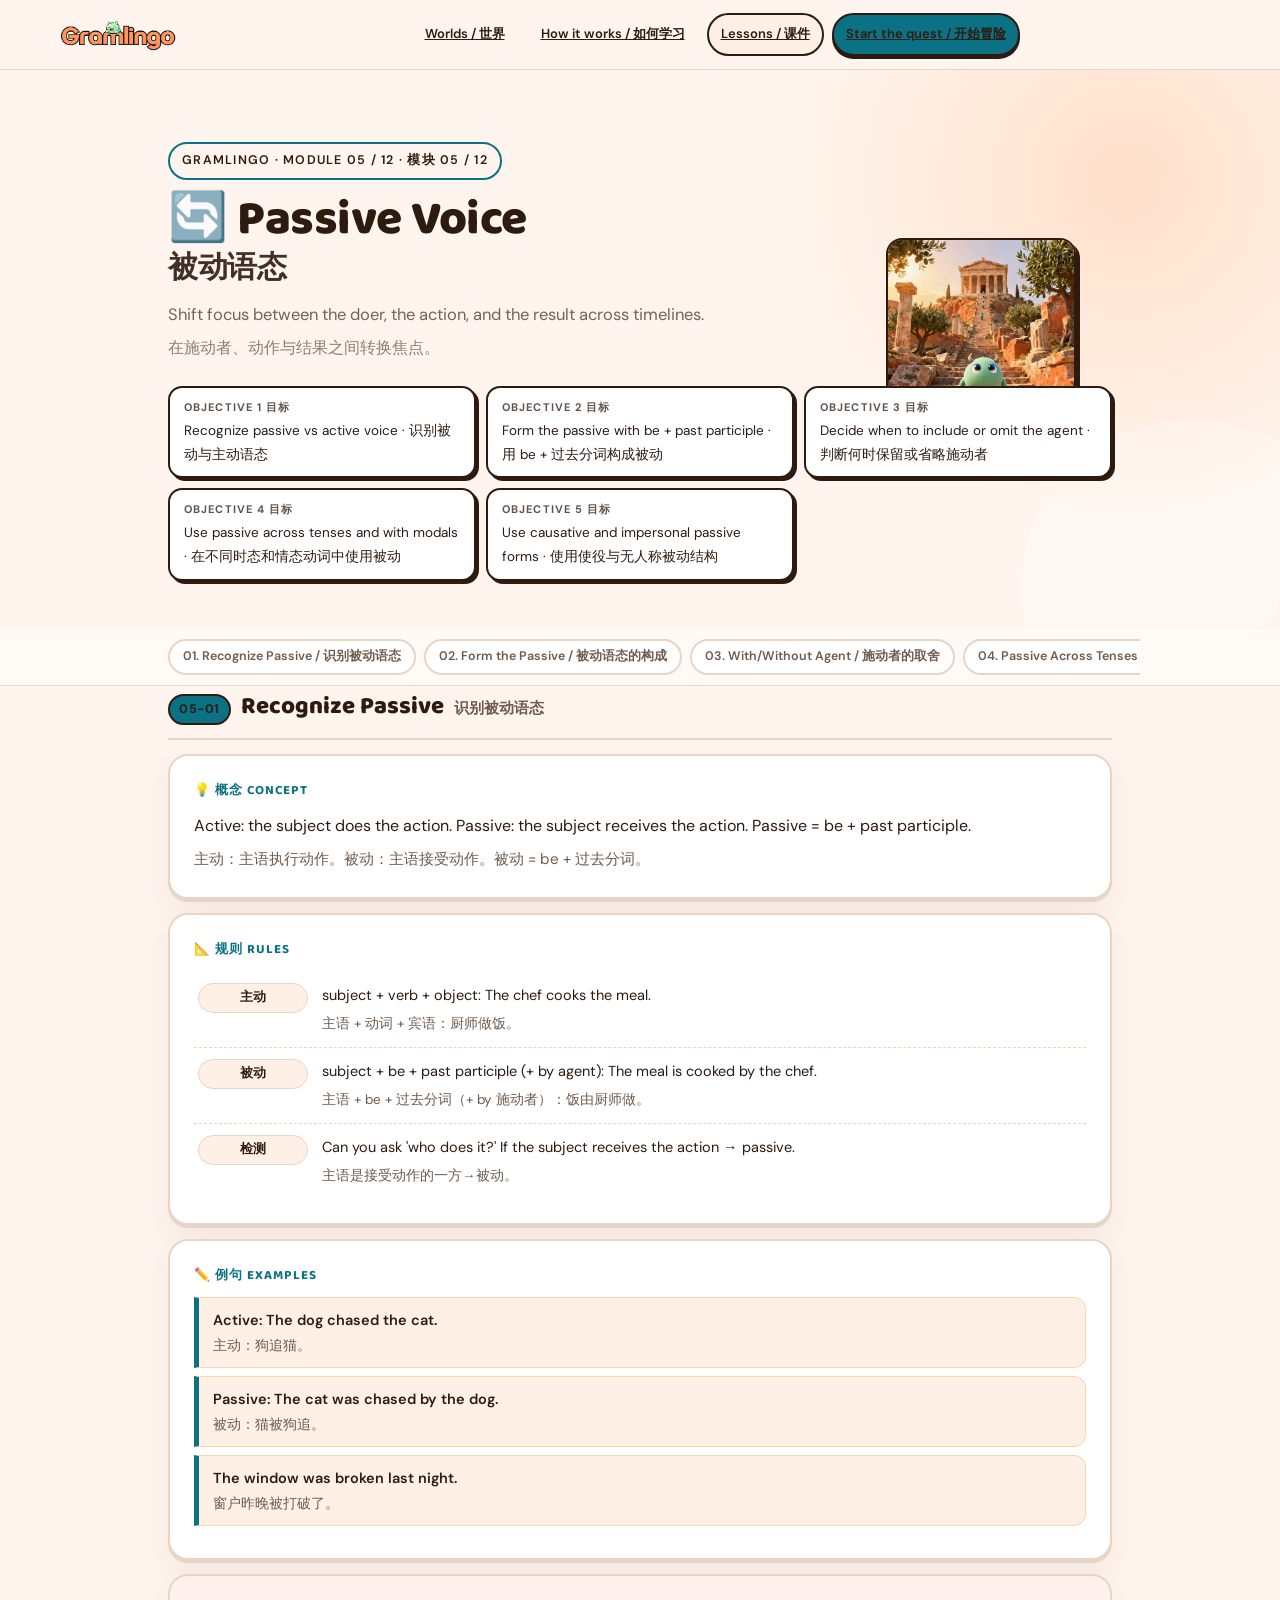
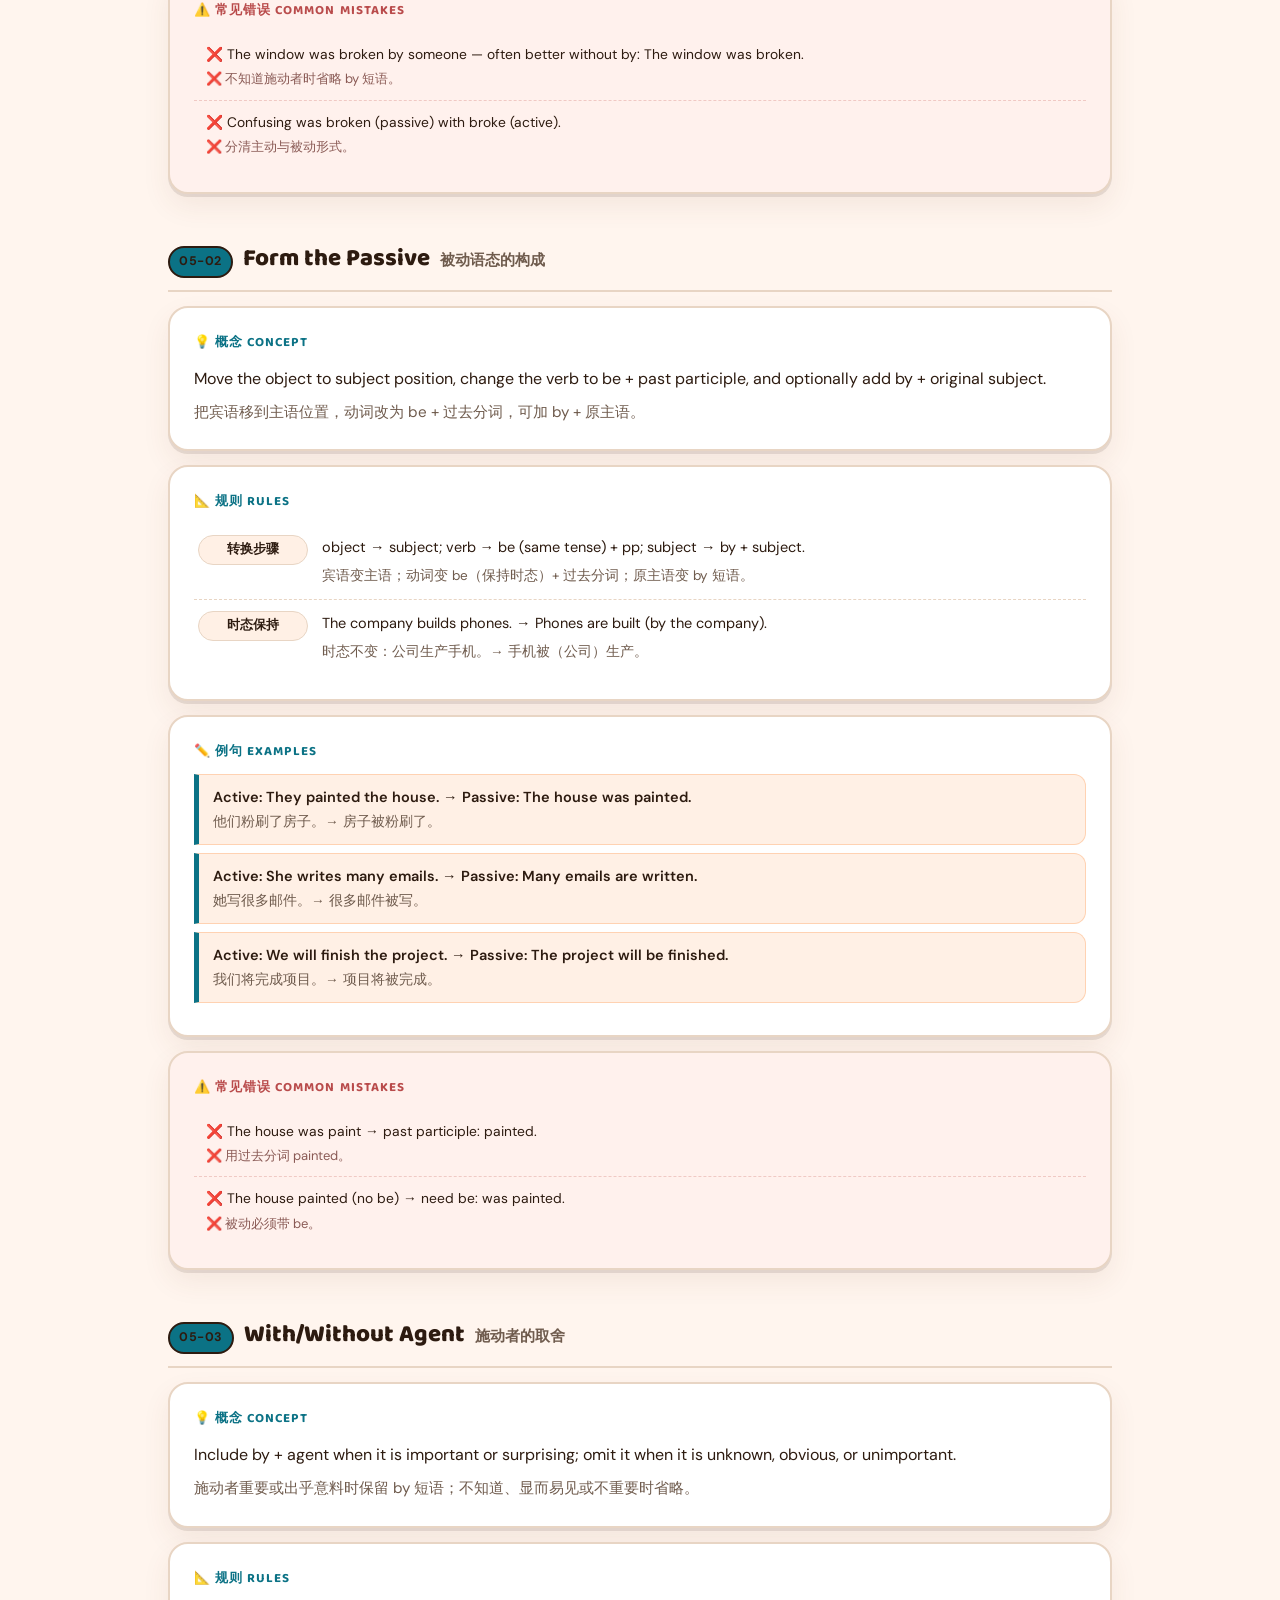
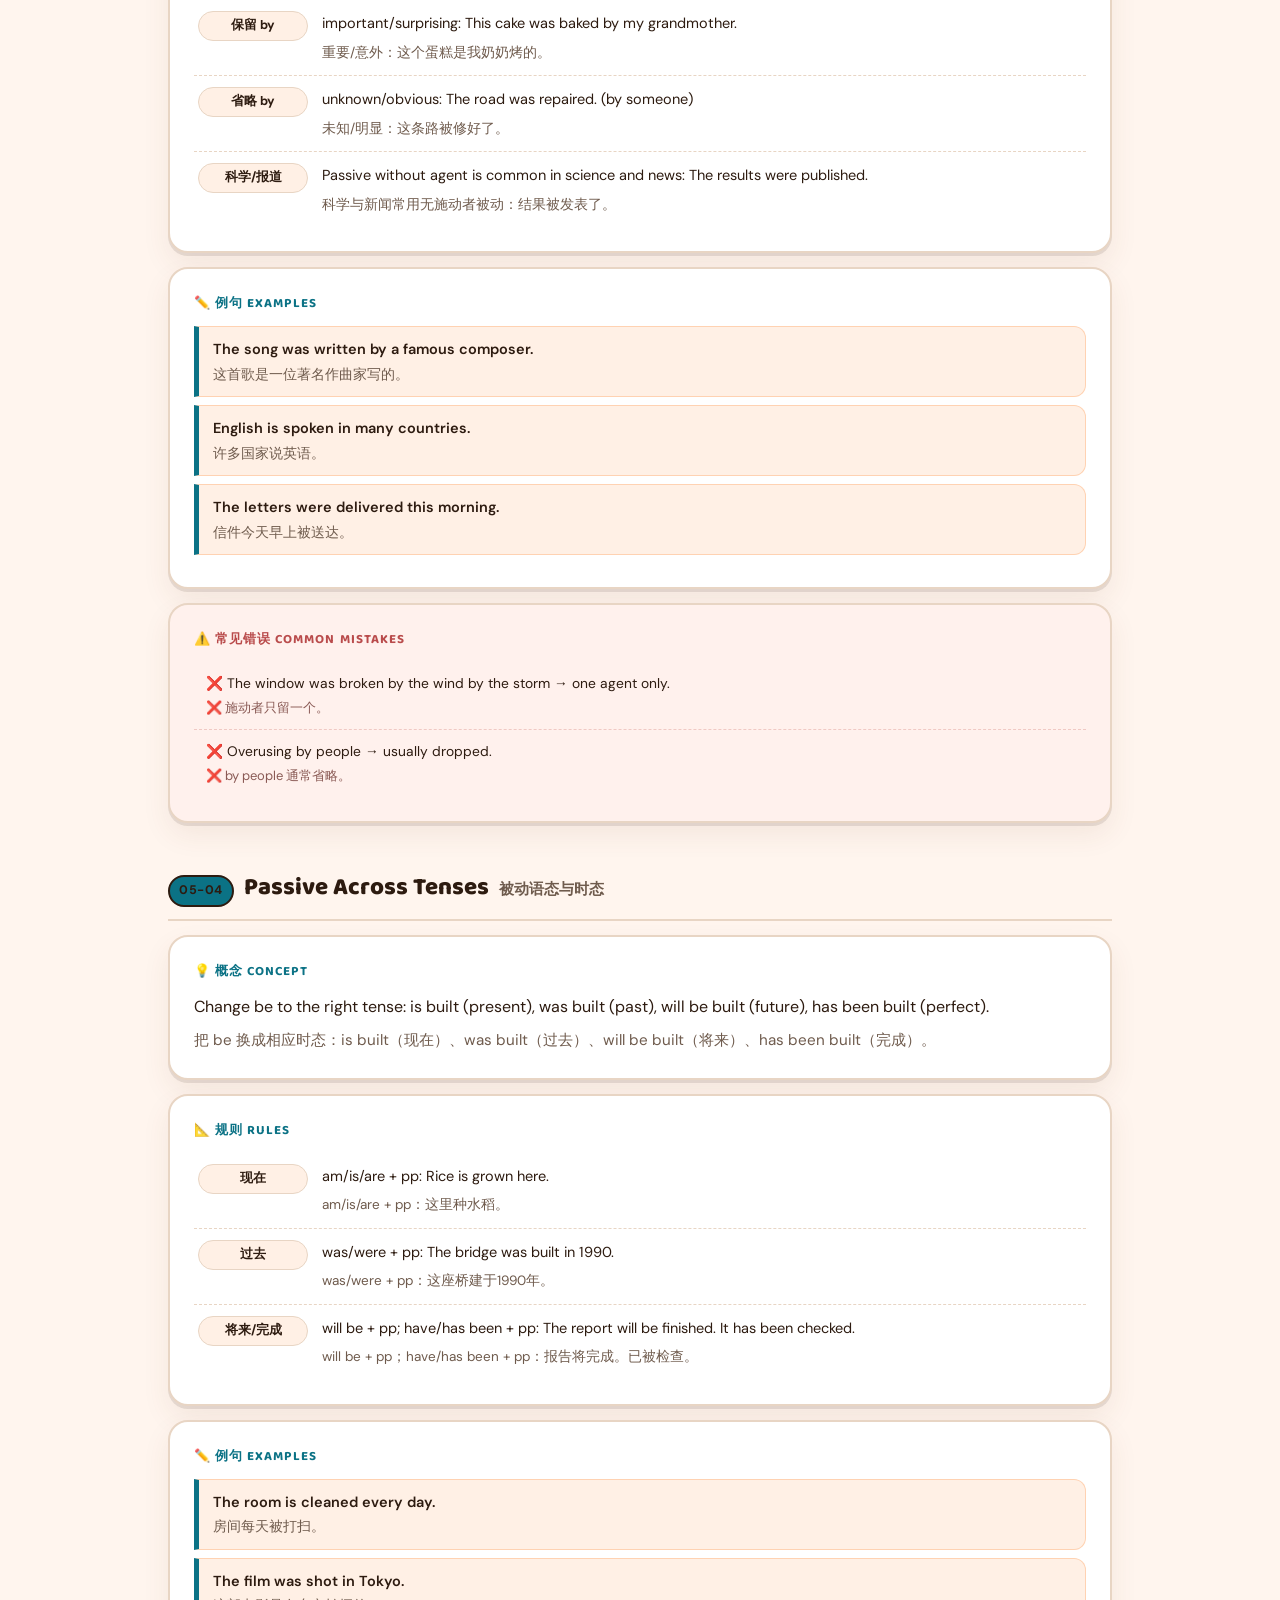
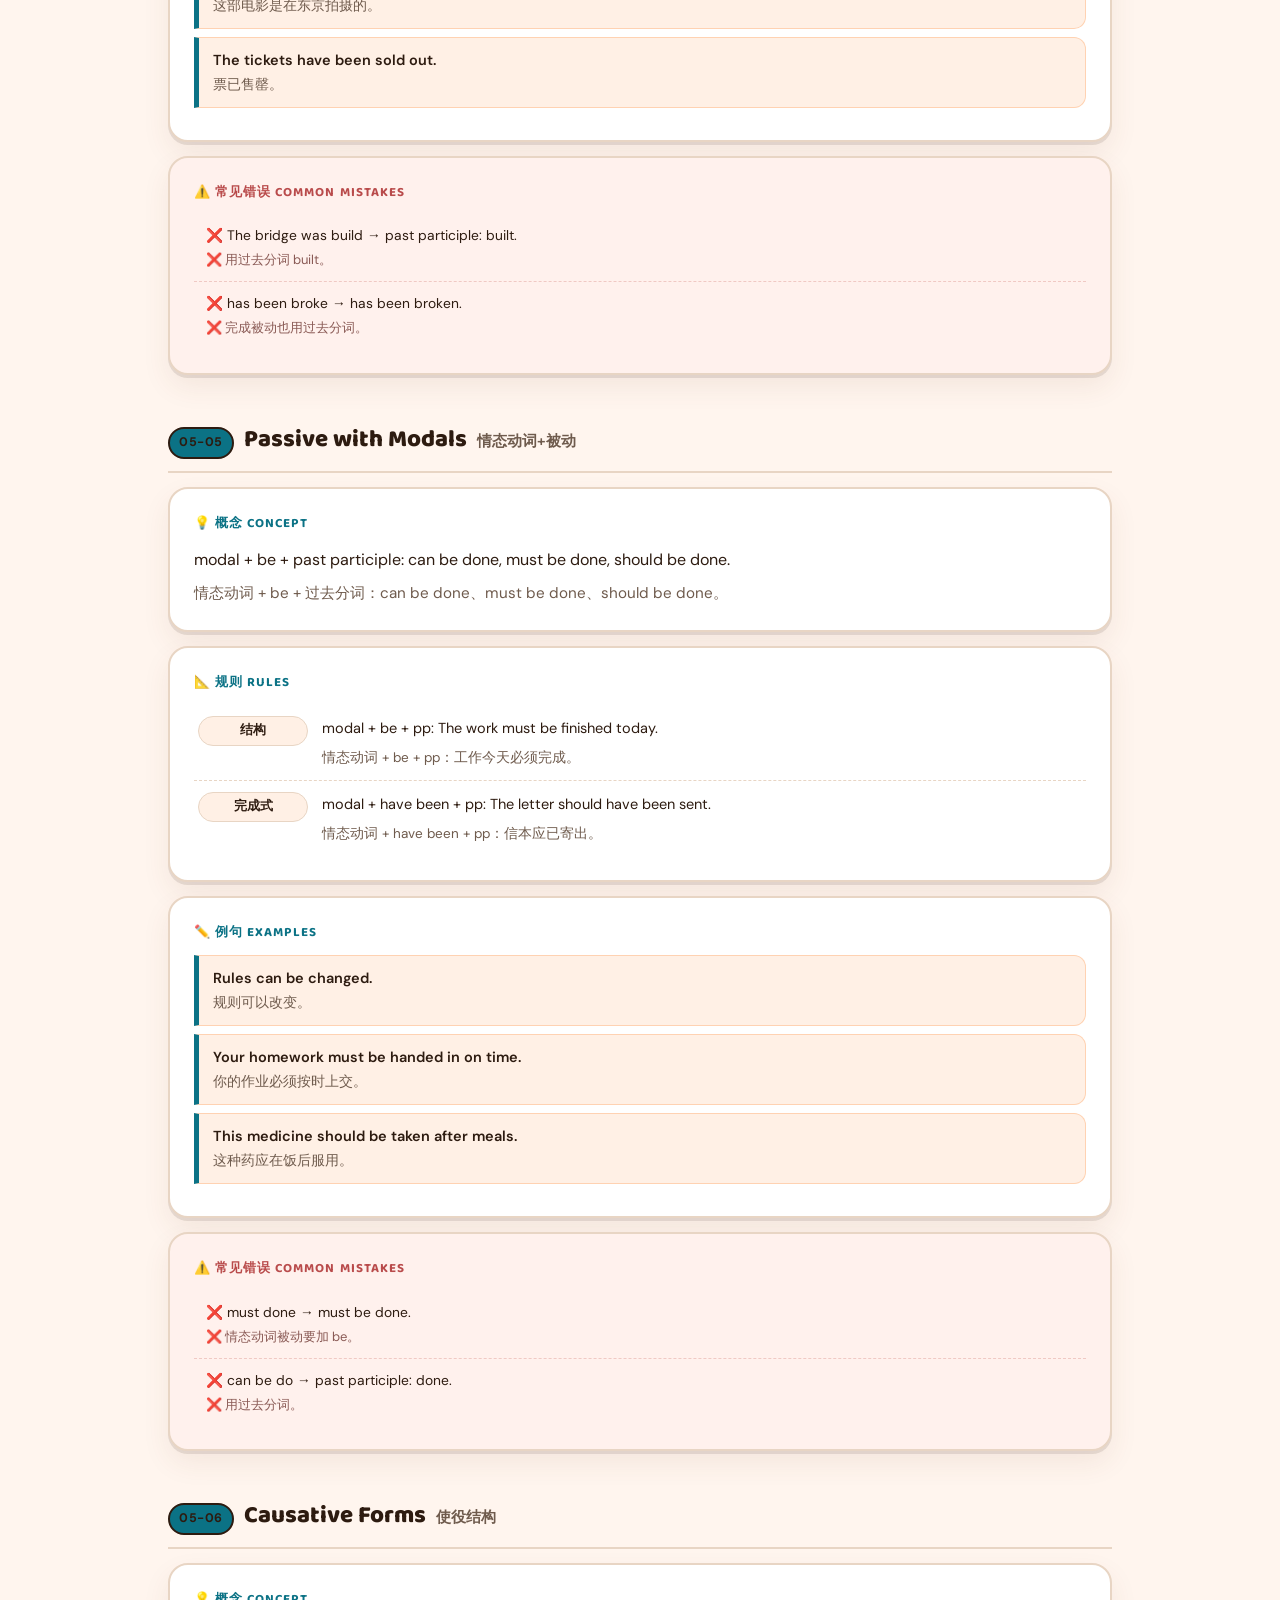
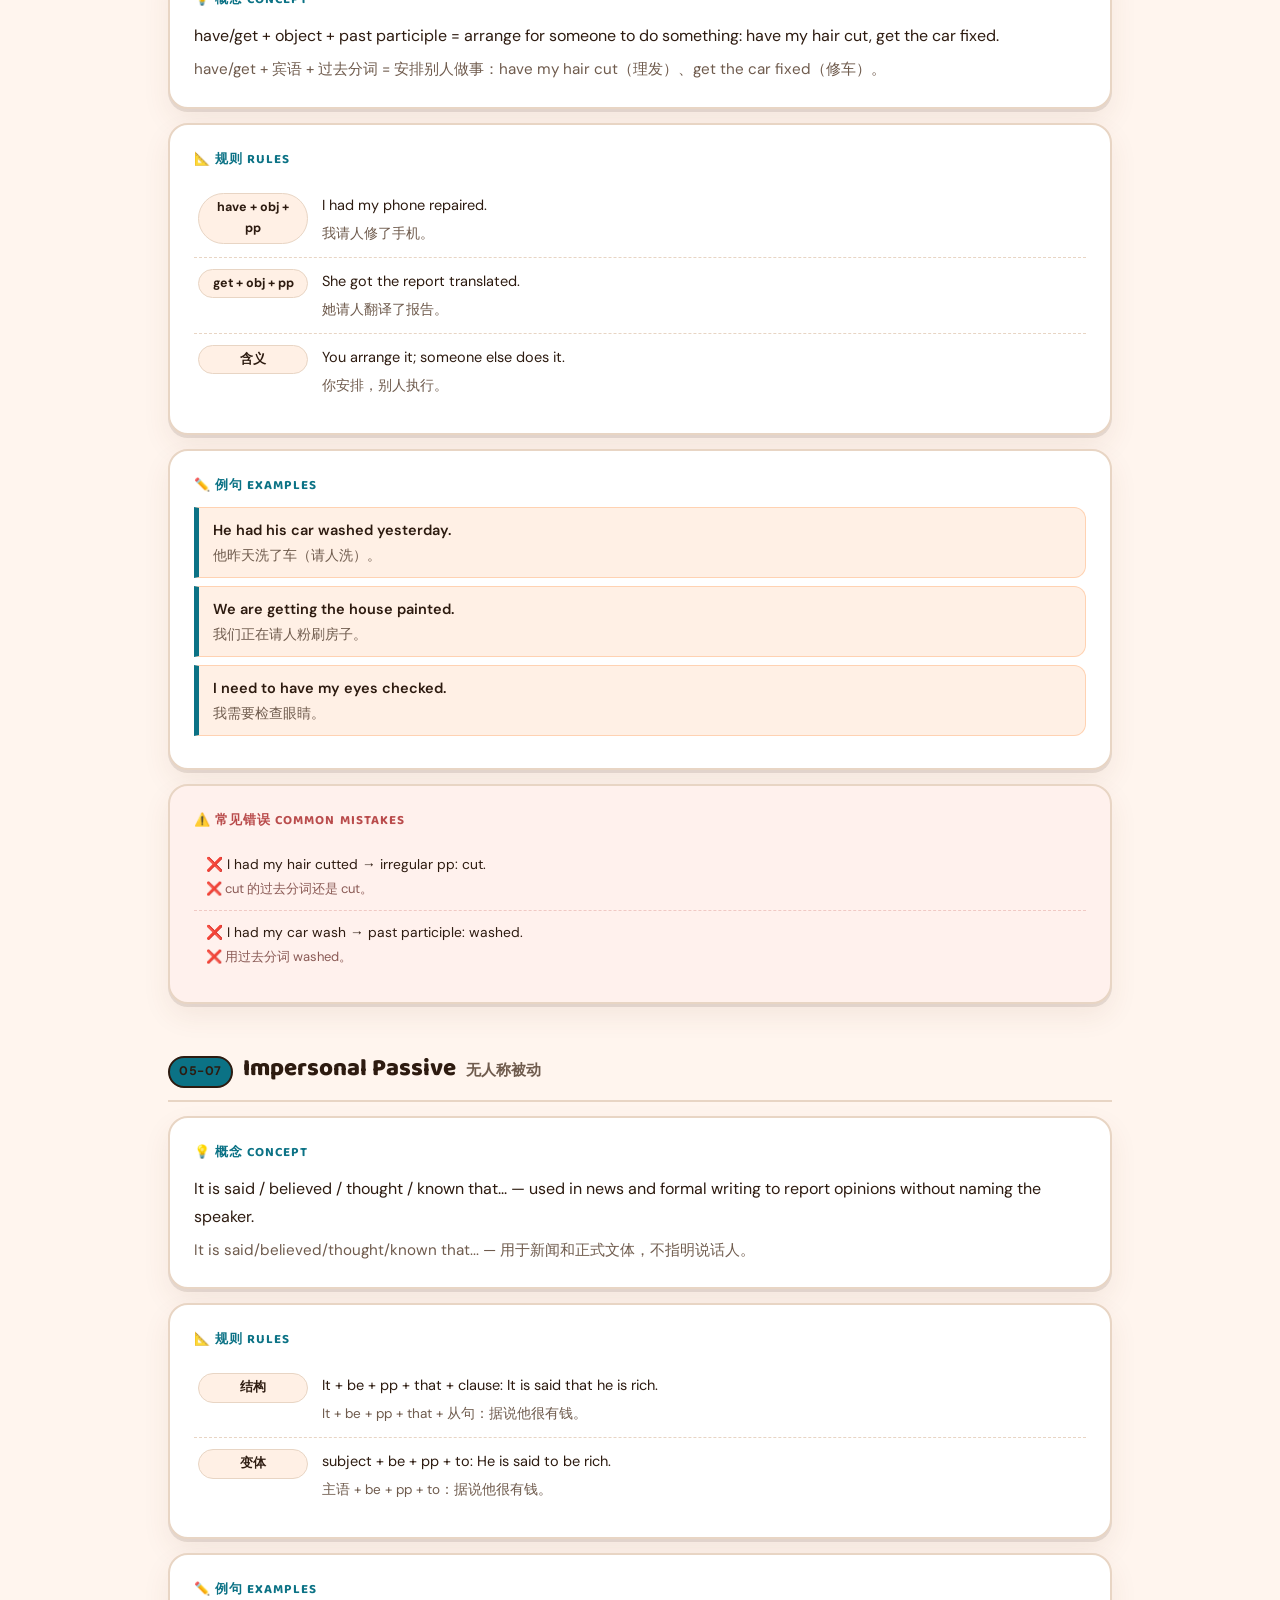
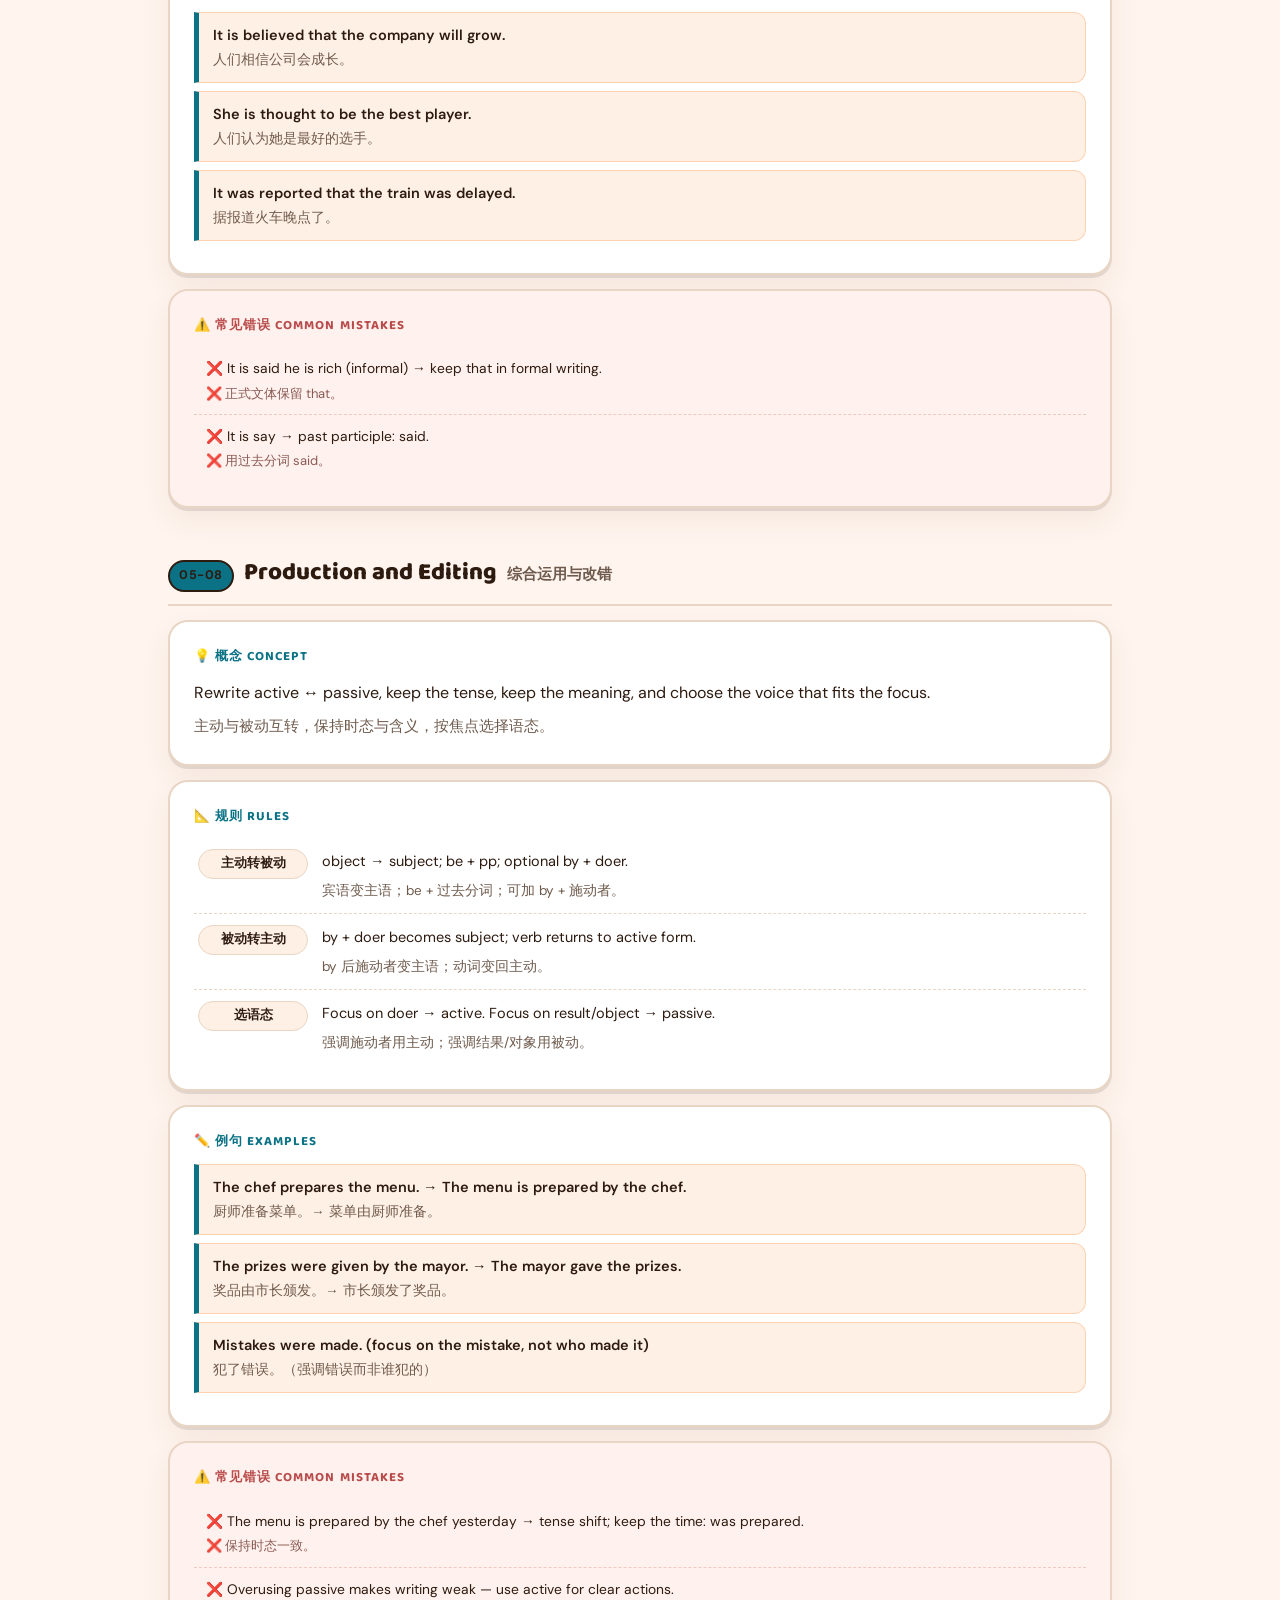
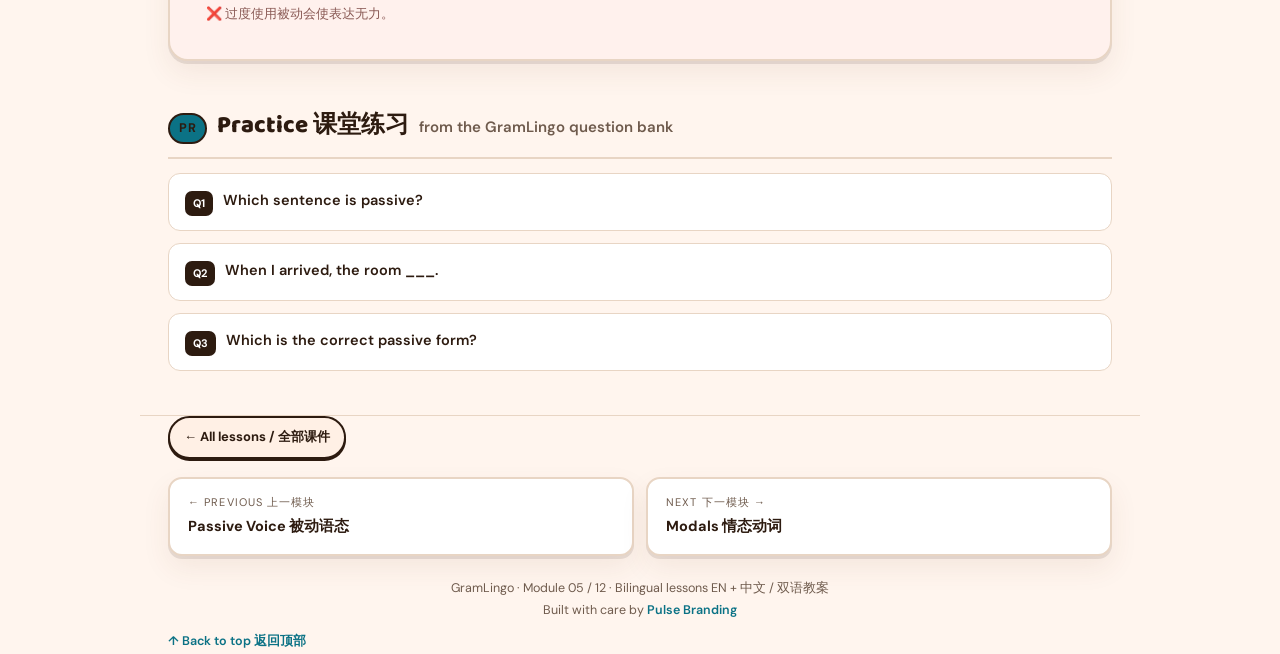
<file: passive.html>
<!DOCTYPE html>
<html lang="en">
<head>
<meta charset="UTF-8">
<meta name="viewport" content="width=device-width, initial-scale=1">
<title>Module 05 · Passive Voice — GramLingo Lessons / 语法课件</title>
<link rel="stylesheet" href="lessons.css">
</head>
<body data-accent="#0B7285">
<nav class="lesson-nav" aria-label="Primary navigation">
  <a class="lesson-brand" href="index.html"><img src="assets/gramlingo-logo.webp" alt="GramLingo"></a>
  <div class="lesson-nav-links">
    <a class="lesson-nav-link" href="https://gramlingo.online/#sec-worlds">Worlds / 世界</a>
    <a class="lesson-nav-link" href="https://gramlingo.online/#sec-how">How it works / 如何学习</a>
    <a class="lesson-nav-link lesson-nav-link--active" href="index.html">Lessons / 课件</a>
    <a class="lesson-nav-link lesson-nav-link--cta" href="https://app.gramlingo.online">Start the quest / 开始冒险</a>
  </div>
</nav>
<header class="cover">
  <div class="wrap">
    <div class="kicker">GramLingo · Module 05 / 12 · 模块 05 / 12</div>
    <h1>🔄 Passive Voice<span class="zh">被动语态</span></h1>
    <img class="cover-art" src="assets/covers/cover-passive.webp" alt="" loading="eager">
    <div class="desc">Shift focus between the doer, the action, and the result across timelines.<span class="zh">在施动者、动作与结果之间转换焦点。</span></div>
    <div class="objectives"><div><b>Objective 1 目标</b>Recognize passive vs active voice · 识别被动与主动语态</div><div><b>Objective 2 目标</b>Form the passive with be + past participle · 用 be + 过去分词构成被动</div><div><b>Objective 3 目标</b>Decide when to include or omit the agent · 判断何时保留或省略施动者</div><div><b>Objective 4 目标</b>Use passive across tenses and with modals · 在不同时态和情态动词中使用被动</div><div><b>Objective 5 目标</b>Use causative and impersonal passive forms · 使用使役与无人称被动结构</div></div>
  </div>
</header>
<nav class="toc"><div class="wrap"><a href="#passive_recognition">01. Recognize Passive / 识别被动语态</a><a href="#passive_formation">02. Form the Passive / 被动语态的构成</a><a href="#passive_agent">03. With/Without Agent / 施动者的取舍</a><a href="#passive_tenses">04. Passive Across Tenses / 被动语态与时态</a><a href="#passive_modals">05. Passive with Modals / 情态动词+被动</a><a href="#passive_causative">06. Causative Forms / 使役结构</a><a href="#passive_impersonal">07. Impersonal Passive / 无人称被动</a><a href="#passive_prod">08. Production and Editing / 综合运用与改错</a><a href="#practice">Practice 练习</a></div></nav>
<main class="wrap">
  
      <section class="phase" id="passive_recognition">
        <div class="phase-head">
          <span class="phase-num">05-01</span>
          <h2>Recognize Passive</h2>
          <span class="zh">识别被动语态</span>
        </div>
        <div class="card"><h3>💡 概念 Concept</h3><div class="concept">Active: the subject does the action. Passive: the subject receives the action. Passive = be + past participle.<span class="zh">主动：主语执行动作。被动：主语接受动作。被动 = be + 过去分词。</span></div></div>
        <div class="card"><h3>📐 规则 Rules</h3><div class="rules"><div class="rule"><b>主动</b><div class="en">subject + verb + object: The chef cooks the meal.</div><div class="zh">主语 + 动词 + 宾语：厨师做饭。</div></div><div class="rule"><b>被动</b><div class="en">subject + be + past participle (+ by agent): The meal is cooked by the chef.</div><div class="zh">主语 + be + 过去分词（+ by 施动者）：饭由厨师做。</div></div><div class="rule"><b>检测</b><div class="en">Can you ask 'who does it?' If the subject receives the action → passive.</div><div class="zh">主语是接受动作的一方→被动。</div></div></div></div>
        <div class="card"><h3>✏️ 例句 Examples</h3><div class="ex"><div class="en">Active: The dog chased the cat.</div><div class="zh">主动：狗追猫。</div></div><div class="ex"><div class="en">Passive: The cat was chased by the dog.</div><div class="zh">被动：猫被狗追。</div></div><div class="ex"><div class="en">The window was broken last night.</div><div class="zh">窗户昨晚被打破了。</div></div></div>
        <div class="card mistakes"><h3>⚠️ 常见错误 Common Mistakes</h3><div class="mistake">❌ The window was broken by someone — often better without by: The window was broken.<span class="zh">❌ 不知道施动者时省略 by 短语。</span></div><div class="mistake">❌ Confusing was broken (passive) with broke (active).<span class="zh">❌ 分清主动与被动形式。</span></div></div>
      </section>
      <section class="phase" id="passive_formation">
        <div class="phase-head">
          <span class="phase-num">05-02</span>
          <h2>Form the Passive</h2>
          <span class="zh">被动语态的构成</span>
        </div>
        <div class="card"><h3>💡 概念 Concept</h3><div class="concept">Move the object to subject position, change the verb to be + past participle, and optionally add by + original subject.<span class="zh">把宾语移到主语位置，动词改为 be + 过去分词，可加 by + 原主语。</span></div></div>
        <div class="card"><h3>📐 规则 Rules</h3><div class="rules"><div class="rule"><b>转换步骤</b><div class="en">object → subject; verb → be (same tense) + pp; subject → by + subject.</div><div class="zh">宾语变主语；动词变 be（保持时态）+ 过去分词；原主语变 by 短语。</div></div><div class="rule"><b>时态保持</b><div class="en">The company builds phones. → Phones are built (by the company).</div><div class="zh">时态不变：公司生产手机。→ 手机被（公司）生产。</div></div></div></div>
        <div class="card"><h3>✏️ 例句 Examples</h3><div class="ex"><div class="en">Active: They painted the house. → Passive: The house was painted.</div><div class="zh">他们粉刷了房子。→ 房子被粉刷了。</div></div><div class="ex"><div class="en">Active: She writes many emails. → Passive: Many emails are written.</div><div class="zh">她写很多邮件。→ 很多邮件被写。</div></div><div class="ex"><div class="en">Active: We will finish the project. → Passive: The project will be finished.</div><div class="zh">我们将完成项目。→ 项目将被完成。</div></div></div>
        <div class="card mistakes"><h3>⚠️ 常见错误 Common Mistakes</h3><div class="mistake">❌ The house was paint → past participle: painted.<span class="zh">❌ 用过去分词 painted。</span></div><div class="mistake">❌ The house painted (no be) → need be: was painted.<span class="zh">❌ 被动必须带 be。</span></div></div>
      </section>
      <section class="phase" id="passive_agent">
        <div class="phase-head">
          <span class="phase-num">05-03</span>
          <h2>With/Without Agent</h2>
          <span class="zh">施动者的取舍</span>
        </div>
        <div class="card"><h3>💡 概念 Concept</h3><div class="concept">Include by + agent when it is important or surprising; omit it when it is unknown, obvious, or unimportant.<span class="zh">施动者重要或出乎意料时保留 by 短语；不知道、显而易见或不重要时省略。</span></div></div>
        <div class="card"><h3>📐 规则 Rules</h3><div class="rules"><div class="rule"><b>保留 by</b><div class="en">important/surprising: This cake was baked by my grandmother.</div><div class="zh">重要/意外：这个蛋糕是我奶奶烤的。</div></div><div class="rule"><b>省略 by</b><div class="en">unknown/obvious: The road was repaired. (by someone)</div><div class="zh">未知/明显：这条路被修好了。</div></div><div class="rule"><b>科学/报道</b><div class="en">Passive without agent is common in science and news: The results were published.</div><div class="zh">科学与新闻常用无施动者被动：结果被发表了。</div></div></div></div>
        <div class="card"><h3>✏️ 例句 Examples</h3><div class="ex"><div class="en">The song was written by a famous composer.</div><div class="zh">这首歌是一位著名作曲家写的。</div></div><div class="ex"><div class="en">English is spoken in many countries.</div><div class="zh">许多国家说英语。</div></div><div class="ex"><div class="en">The letters were delivered this morning.</div><div class="zh">信件今天早上被送达。</div></div></div>
        <div class="card mistakes"><h3>⚠️ 常见错误 Common Mistakes</h3><div class="mistake">❌ The window was broken by the wind by the storm → one agent only.<span class="zh">❌ 施动者只留一个。</span></div><div class="mistake">❌ Overusing by people → usually dropped.<span class="zh">❌ by people 通常省略。</span></div></div>
      </section>
      <section class="phase" id="passive_tenses">
        <div class="phase-head">
          <span class="phase-num">05-04</span>
          <h2>Passive Across Tenses</h2>
          <span class="zh">被动语态与时态</span>
        </div>
        <div class="card"><h3>💡 概念 Concept</h3><div class="concept">Change be to the right tense: is built (present), was built (past), will be built (future), has been built (perfect).<span class="zh">把 be 换成相应时态：is built（现在）、was built（过去）、will be built（将来）、has been built（完成）。</span></div></div>
        <div class="card"><h3>📐 规则 Rules</h3><div class="rules"><div class="rule"><b>现在</b><div class="en">am/is/are + pp: Rice is grown here.</div><div class="zh">am/is/are + pp：这里种水稻。</div></div><div class="rule"><b>过去</b><div class="en">was/were + pp: The bridge was built in 1990.</div><div class="zh">was/were + pp：这座桥建于1990年。</div></div><div class="rule"><b>将来/完成</b><div class="en">will be + pp; have/has been + pp: The report will be finished. It has been checked.</div><div class="zh">will be + pp；have/has been + pp：报告将完成。已被检查。</div></div></div></div>
        <div class="card"><h3>✏️ 例句 Examples</h3><div class="ex"><div class="en">The room is cleaned every day.</div><div class="zh">房间每天被打扫。</div></div><div class="ex"><div class="en">The film was shot in Tokyo.</div><div class="zh">这部电影是在东京拍摄的。</div></div><div class="ex"><div class="en">The tickets have been sold out.</div><div class="zh">票已售罄。</div></div></div>
        <div class="card mistakes"><h3>⚠️ 常见错误 Common Mistakes</h3><div class="mistake">❌ The bridge was build → past participle: built.<span class="zh">❌ 用过去分词 built。</span></div><div class="mistake">❌ has been broke → has been broken.<span class="zh">❌ 完成被动也用过去分词。</span></div></div>
      </section>
      <section class="phase" id="passive_modals">
        <div class="phase-head">
          <span class="phase-num">05-05</span>
          <h2>Passive with Modals</h2>
          <span class="zh">情态动词+被动</span>
        </div>
        <div class="card"><h3>💡 概念 Concept</h3><div class="concept">modal + be + past participle: can be done, must be done, should be done.<span class="zh">情态动词 + be + 过去分词：can be done、must be done、should be done。</span></div></div>
        <div class="card"><h3>📐 规则 Rules</h3><div class="rules"><div class="rule"><b>结构</b><div class="en">modal + be + pp: The work must be finished today.</div><div class="zh">情态动词 + be + pp：工作今天必须完成。</div></div><div class="rule"><b>完成式</b><div class="en">modal + have been + pp: The letter should have been sent.</div><div class="zh">情态动词 + have been + pp：信本应已寄出。</div></div></div></div>
        <div class="card"><h3>✏️ 例句 Examples</h3><div class="ex"><div class="en">Rules can be changed.</div><div class="zh">规则可以改变。</div></div><div class="ex"><div class="en">Your homework must be handed in on time.</div><div class="zh">你的作业必须按时上交。</div></div><div class="ex"><div class="en">This medicine should be taken after meals.</div><div class="zh">这种药应在饭后服用。</div></div></div>
        <div class="card mistakes"><h3>⚠️ 常见错误 Common Mistakes</h3><div class="mistake">❌ must done → must be done.<span class="zh">❌ 情态动词被动要加 be。</span></div><div class="mistake">❌ can be do → past participle: done.<span class="zh">❌ 用过去分词。</span></div></div>
      </section>
      <section class="phase" id="passive_causative">
        <div class="phase-head">
          <span class="phase-num">05-06</span>
          <h2>Causative Forms</h2>
          <span class="zh">使役结构</span>
        </div>
        <div class="card"><h3>💡 概念 Concept</h3><div class="concept">have/get + object + past participle = arrange for someone to do something: have my hair cut, get the car fixed.<span class="zh">have/get + 宾语 + 过去分词 = 安排别人做事：have my hair cut（理发）、get the car fixed（修车）。</span></div></div>
        <div class="card"><h3>📐 规则 Rules</h3><div class="rules"><div class="rule"><b>have + obj + pp</b><div class="en">I had my phone repaired.</div><div class="zh">我请人修了手机。</div></div><div class="rule"><b>get + obj + pp</b><div class="en">She got the report translated.</div><div class="zh">她请人翻译了报告。</div></div><div class="rule"><b>含义</b><div class="en">You arrange it; someone else does it.</div><div class="zh">你安排，别人执行。</div></div></div></div>
        <div class="card"><h3>✏️ 例句 Examples</h3><div class="ex"><div class="en">He had his car washed yesterday.</div><div class="zh">他昨天洗了车（请人洗）。</div></div><div class="ex"><div class="en">We are getting the house painted.</div><div class="zh">我们正在请人粉刷房子。</div></div><div class="ex"><div class="en">I need to have my eyes checked.</div><div class="zh">我需要检查眼睛。</div></div></div>
        <div class="card mistakes"><h3>⚠️ 常见错误 Common Mistakes</h3><div class="mistake">❌ I had my hair cutted → irregular pp: cut.<span class="zh">❌ cut 的过去分词还是 cut。</span></div><div class="mistake">❌ I had my car wash → past participle: washed.<span class="zh">❌ 用过去分词 washed。</span></div></div>
      </section>
      <section class="phase" id="passive_impersonal">
        <div class="phase-head">
          <span class="phase-num">05-07</span>
          <h2>Impersonal Passive</h2>
          <span class="zh">无人称被动</span>
        </div>
        <div class="card"><h3>💡 概念 Concept</h3><div class="concept">It is said / believed / thought / known that... — used in news and formal writing to report opinions without naming the speaker.<span class="zh">It is said/believed/thought/known that... — 用于新闻和正式文体，不指明说话人。</span></div></div>
        <div class="card"><h3>📐 规则 Rules</h3><div class="rules"><div class="rule"><b>结构</b><div class="en">It + be + pp + that + clause: It is said that he is rich.</div><div class="zh">It + be + pp + that + 从句：据说他很有钱。</div></div><div class="rule"><b>变体</b><div class="en">subject + be + pp + to: He is said to be rich.</div><div class="zh">主语 + be + pp + to：据说他很有钱。</div></div></div></div>
        <div class="card"><h3>✏️ 例句 Examples</h3><div class="ex"><div class="en">It is believed that the company will grow.</div><div class="zh">人们相信公司会成长。</div></div><div class="ex"><div class="en">She is thought to be the best player.</div><div class="zh">人们认为她是最好的选手。</div></div><div class="ex"><div class="en">It was reported that the train was delayed.</div><div class="zh">据报道火车晚点了。</div></div></div>
        <div class="card mistakes"><h3>⚠️ 常见错误 Common Mistakes</h3><div class="mistake">❌ It is said he is rich (informal) → keep that in formal writing.<span class="zh">❌ 正式文体保留 that。</span></div><div class="mistake">❌ It is say → past participle: said.<span class="zh">❌ 用过去分词 said。</span></div></div>
      </section>
      <section class="phase" id="passive_prod">
        <div class="phase-head">
          <span class="phase-num">05-08</span>
          <h2>Production and Editing</h2>
          <span class="zh">综合运用与改错</span>
        </div>
        <div class="card"><h3>💡 概念 Concept</h3><div class="concept">Rewrite active ↔ passive, keep the tense, keep the meaning, and choose the voice that fits the focus.<span class="zh">主动与被动互转，保持时态与含义，按焦点选择语态。</span></div></div>
        <div class="card"><h3>📐 规则 Rules</h3><div class="rules"><div class="rule"><b>主动转被动</b><div class="en">object → subject; be + pp; optional by + doer.</div><div class="zh">宾语变主语；be + 过去分词；可加 by + 施动者。</div></div><div class="rule"><b>被动转主动</b><div class="en">by + doer becomes subject; verb returns to active form.</div><div class="zh">by 后施动者变主语；动词变回主动。</div></div><div class="rule"><b>选语态</b><div class="en">Focus on doer → active. Focus on result/object → passive.</div><div class="zh">强调施动者用主动；强调结果/对象用被动。</div></div></div></div>
        <div class="card"><h3>✏️ 例句 Examples</h3><div class="ex"><div class="en">The chef prepares the menu. → The menu is prepared by the chef.</div><div class="zh">厨师准备菜单。→ 菜单由厨师准备。</div></div><div class="ex"><div class="en">The prizes were given by the mayor. → The mayor gave the prizes.</div><div class="zh">奖品由市长颁发。→ 市长颁发了奖品。</div></div><div class="ex"><div class="en">Mistakes were made. (focus on the mistake, not who made it)</div><div class="zh">犯了错误。（强调错误而非谁犯的）</div></div></div>
        <div class="card mistakes"><h3>⚠️ 常见错误 Common Mistakes</h3><div class="mistake">❌ The menu is prepared by the chef yesterday → tense shift; keep the time: was prepared.<span class="zh">❌ 保持时态一致。</span></div><div class="mistake">❌ Overusing passive makes writing weak — use active for clear actions.<span class="zh">❌ 过度使用被动会使表达无力。</span></div></div>
      </section>
  
      <section class="phase practice" id="practice">
        <div class="phase-head"><span class="phase-num">PR</span><h2>Practice 课堂练习</h2><span class="zh">from the GramLingo question bank</span></div>
        
        <div class="p-q">
          <details>
            <summary><span class="qnum">Q1</span><span class="qtext">Which sentence is passive?</span></summary>
            <div class="opts"><button type="button" class="opt" aria-pressed="false">The chef cooked the meal.</button><button type="button" class="opt right" aria-pressed="false">The meal was cooked by the chef.</button><button type="button" class="opt" aria-pressed="false">The chef is cooking the meal.</button><button type="button" class="opt" aria-pressed="false">The chef cooks meals.</button></div>
            <div class="hint">Tap an option to reveal the answer · 点击选项查看答案</div>
          </details>
        </div>
        <div class="p-q">
          <details>
            <summary><span class="qnum">Q2</span><span class="qtext">When I arrived, the room ___.</span></summary>
            <div class="opts"><button type="button" class="opt" aria-pressed="false">cleans</button><button type="button" class="opt right" aria-pressed="false">was being cleaned</button><button type="button" class="opt" aria-pressed="false">has cleaned</button><button type="button" class="opt" aria-pressed="false">is cleaning</button></div>
            <div class="hint">Tap an option to reveal the answer · 点击选项查看答案</div>
          </details>
        </div>
        <div class="p-q">
          <details>
            <summary><span class="qnum">Q3</span><span class="qtext">Which is the correct passive form?</span></summary>
            <div class="opts"><button type="button" class="opt" aria-pressed="false">The book was wrote by her.</button><button type="button" class="opt right" aria-pressed="false">The book was written by her.</button><button type="button" class="opt" aria-pressed="false">The book written by her.</button><button type="button" class="opt" aria-pressed="false">The book is wrote by her.</button></div>
            <div class="hint">Tap an option to reveal the answer · 点击选项查看答案</div>
          </details>
        </div>
      </section>
</main>
<footer class="wrap">
  <a class="hub-link" href="index.html">← All lessons / 全部课件</a>
  <div class="nav-prev-next"><a href="passive.html"><div class="dir">← Previous 上一模块</div><div class="t">Passive Voice 被动语态</div></a><a href="modals.html"><div class="dir">Next 下一模块 →</div><div class="t">Modals 情态动词</div></a></div>
  <div class="credit">GramLingo · Module 05 / 12 · Bilingual lessons EN + 中文 / 双语教案<br>Built with care by <a href="https://pulse-branding.com">Pulse Branding</a></div>
  <a class="toplink" href="#top">↑ Back to top 返回顶部</a>
</footer>
<script>
document.documentElement.style.setProperty('--accent', document.body.dataset.accent);
document.querySelectorAll('.practice .opt').forEach(function (button) {
  button.addEventListener('click', function () {
    var group = button.closest('.opts');
    group.querySelectorAll('.opt').forEach(function (option) {
      option.setAttribute('aria-pressed', option === button ? 'true' : 'false');
    });
  });
});
var links=[].slice.call(document.querySelectorAll('.toc a'));
var secs=links.map(function(a){return document.querySelector(a.getAttribute('href'));});
window.addEventListener('scroll',function(){
  var y=window.scrollY+90,best=-1;
  secs.forEach(function(s,i){if(s&&s.offsetTop<=y)best=i;});
  links.forEach(function(a,i){a.classList.toggle('on',i===best);});
},{passive:true});
</script>
</body>
</html>
</file>
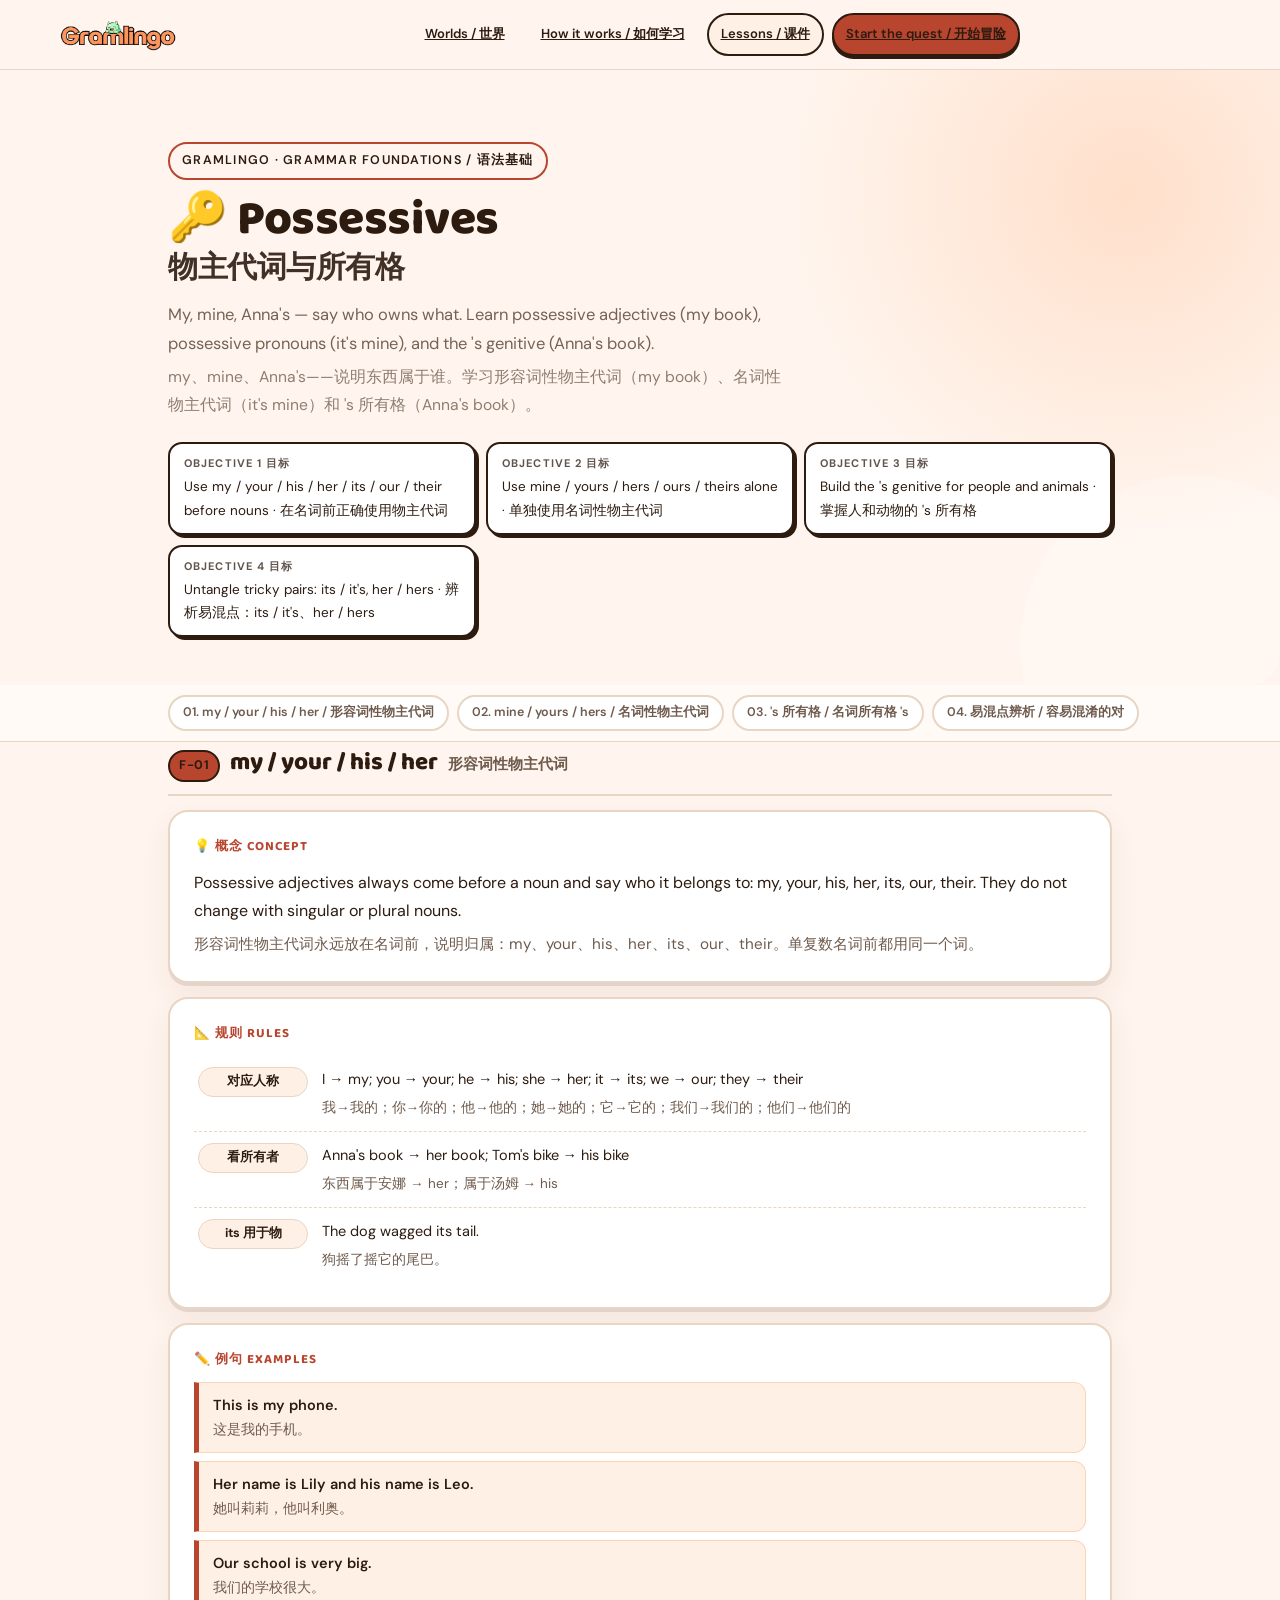
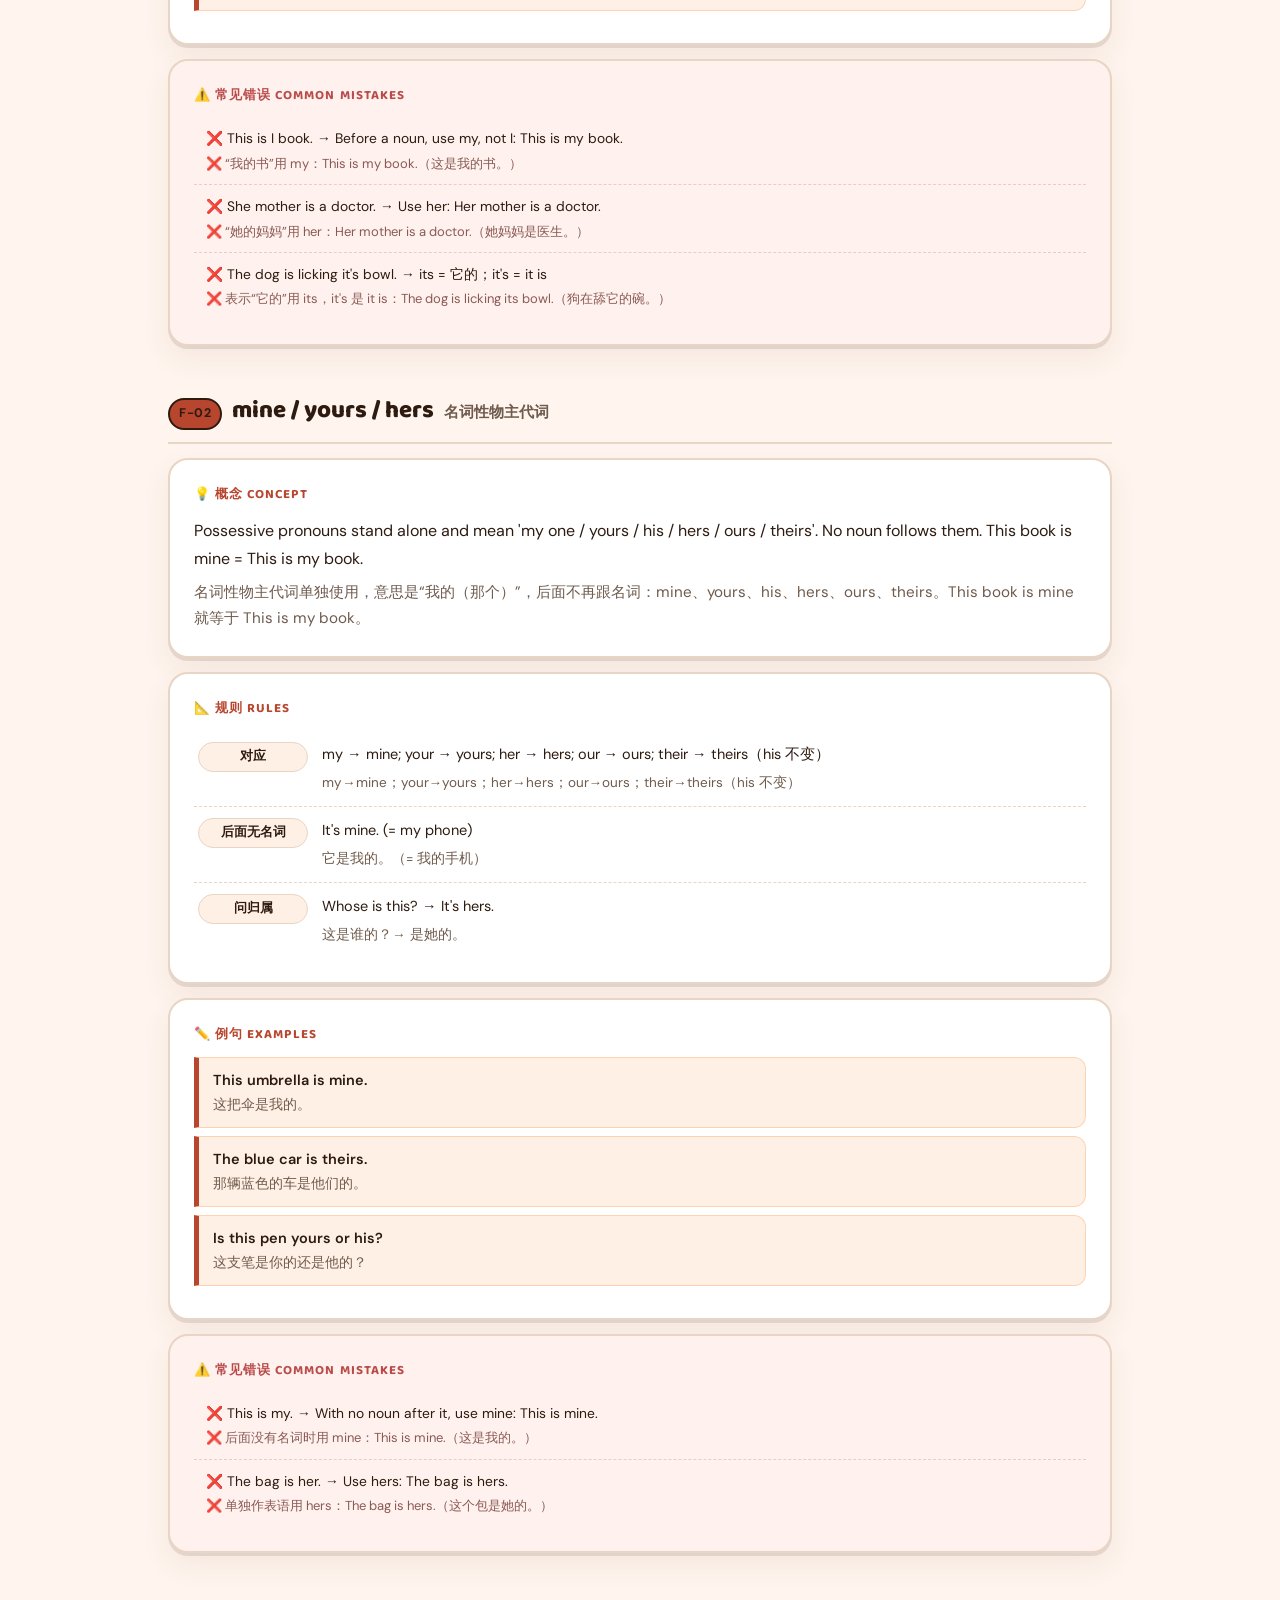
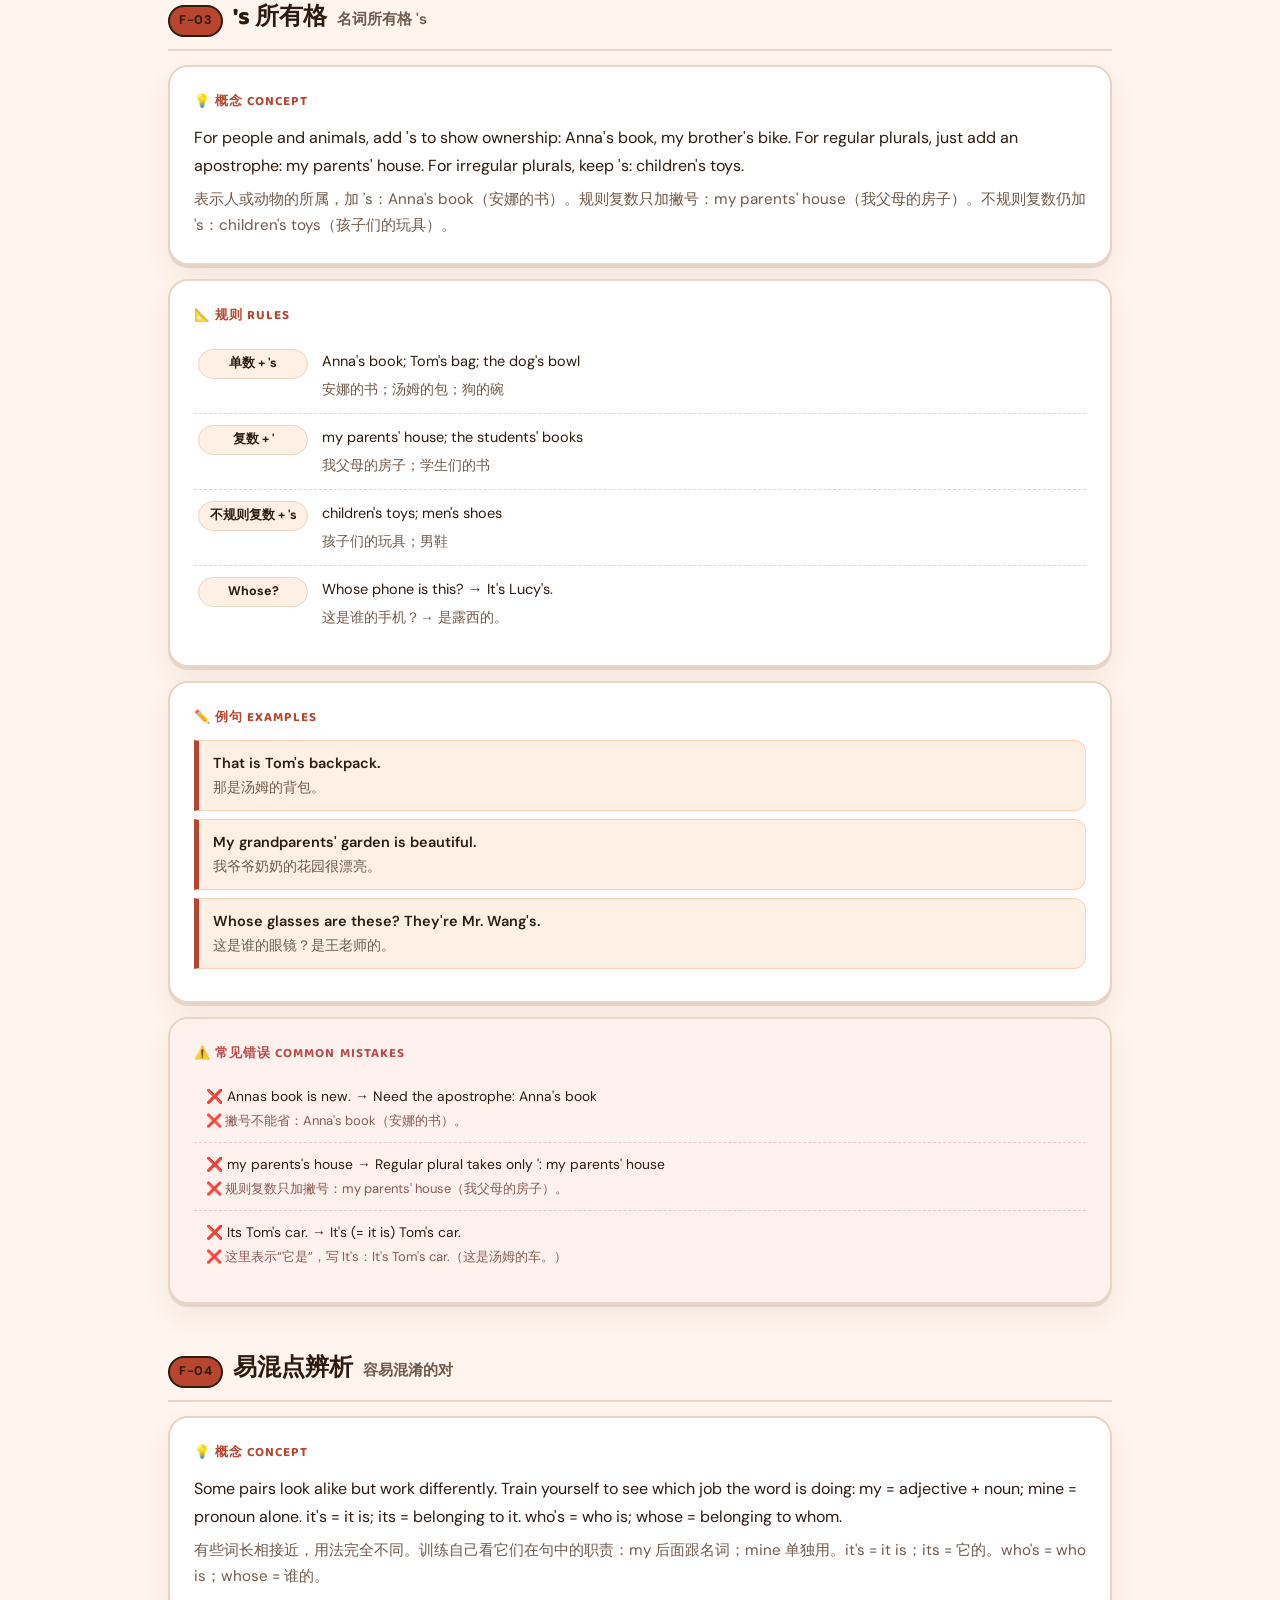
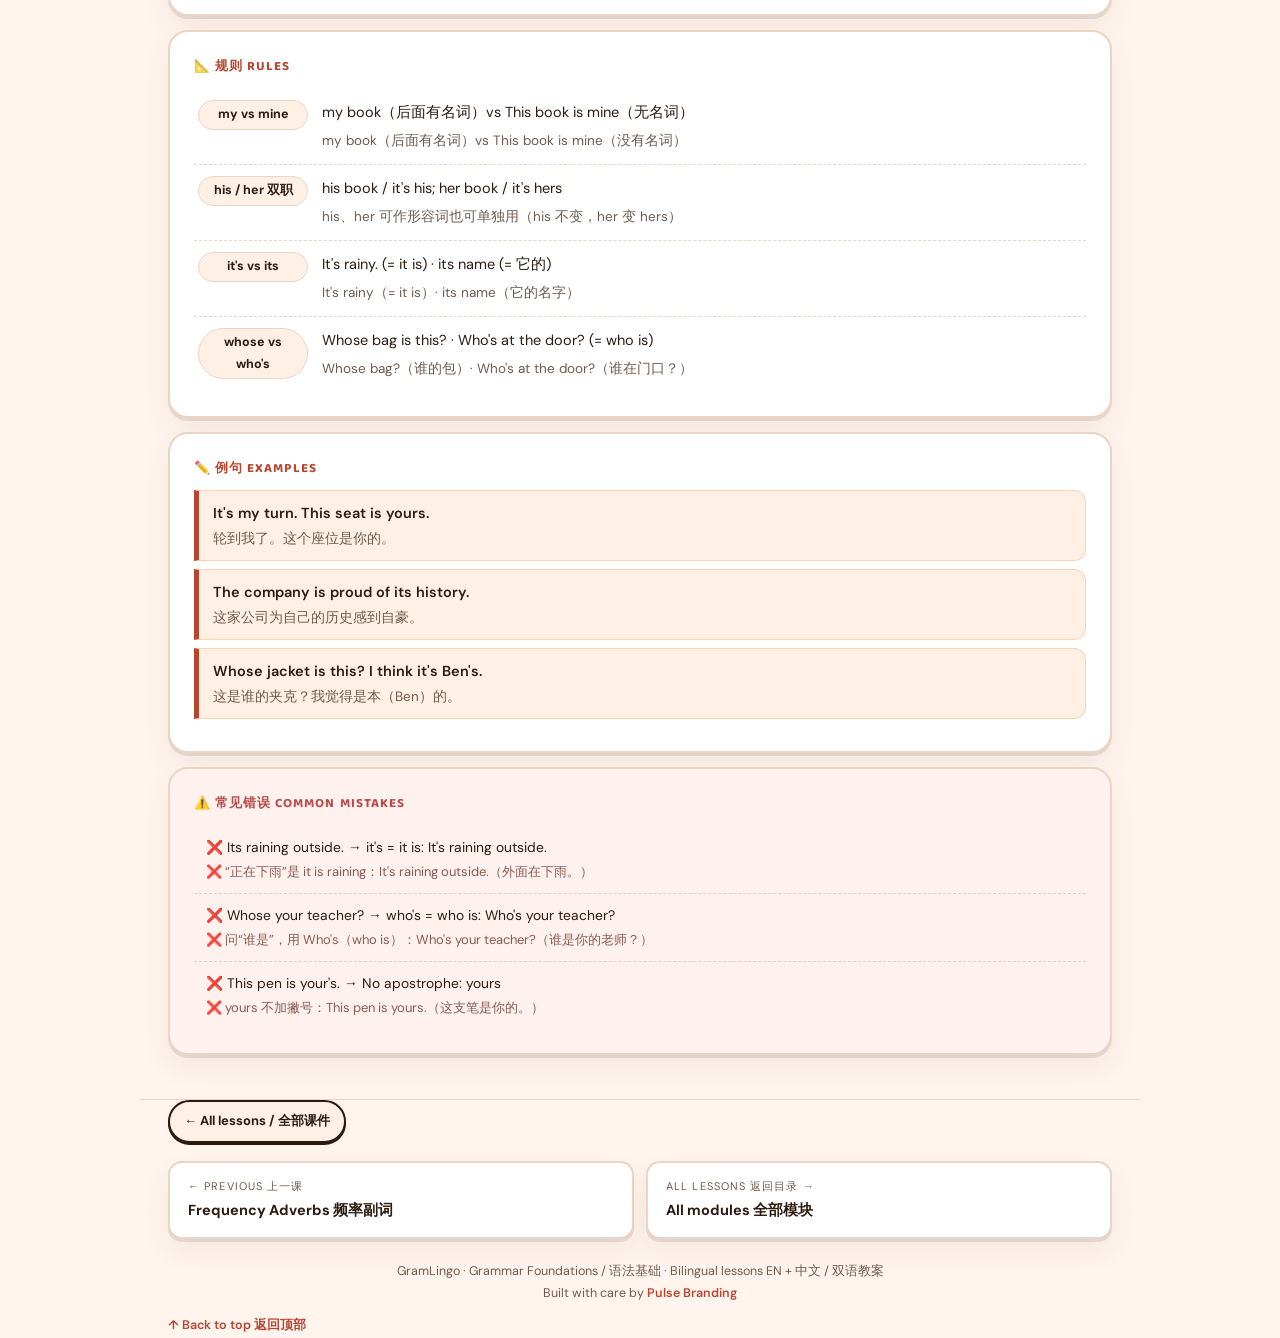
<file: possessives.html>
<!DOCTYPE html>
<html lang="en">
<head>
<meta charset="UTF-8">
<meta name="viewport" content="width=device-width, initial-scale=1">
<title>Possessives · Grammar Foundations — GramLingo Lessons / 语法课件</title>
<link rel="stylesheet" href="lessons.css">
</head>
<body data-accent="#B8452E">
<nav class="lesson-nav" aria-label="Primary navigation">
  <a class="lesson-brand" href="index.html"><img src="assets/gramlingo-logo.webp" alt="GramLingo"></a>
  <div class="lesson-nav-links">
    <a class="lesson-nav-link" href="https://gramlingo.online/#sec-worlds">Worlds / 世界</a>
    <a class="lesson-nav-link" href="https://gramlingo.online/#sec-how">How it works / 如何学习</a>
    <a class="lesson-nav-link lesson-nav-link--active" href="index.html">Lessons / 课件</a>
    <a class="lesson-nav-link lesson-nav-link--cta" href="https://app.gramlingo.online">Start the quest / 开始冒险</a>
  </div>
</nav>
<header class="cover">
  <div class="wrap">
    <div class="kicker">GramLingo · Grammar Foundations / 语法基础</div>
    <h1>🔑 Possessives<span class="zh">物主代词与所有格</span></h1>
    
    <div class="desc">My, mine, Anna's — say who owns what. Learn possessive adjectives (my book), possessive pronouns (it's mine), and the 's genitive (Anna's book).<span class="zh">my、mine、Anna's——说明东西属于谁。学习形容词性物主代词（my book）、名词性物主代词（it's mine）和 's 所有格（Anna's book）。</span></div>
    <div class="objectives"><div><b>Objective 1 目标</b>Use my / your / his / her / its / our / their before nouns · 在名词前正确使用物主代词</div><div><b>Objective 2 目标</b>Use mine / yours / hers / ours / theirs alone · 单独使用名词性物主代词</div><div><b>Objective 3 目标</b>Build the 's genitive for people and animals · 掌握人和动物的 's 所有格</div><div><b>Objective 4 目标</b>Untangle tricky pairs: its / it's, her / hers · 辨析易混点：its / it's、her / hers</div></div>
  </div>
</header>
<nav class="toc"><div class="wrap"><a href="#poss_adj">01. my / your / his / her / 形容词性物主代词</a><a href="#poss_pron">02. mine / yours / hers / 名词性物主代词</a><a href="#poss_genitive">03. 's 所有格 / 名词所有格 's</a><a href="#poss_mix">04. 易混点辨析 / 容易混淆的对</a></div></nav>
<main class="wrap">
  
      <section class="phase" id="poss_adj">
        <div class="phase-head">
          <span class="phase-num">F-01</span>
          <h2>my / your / his / her</h2>
          <span class="zh">形容词性物主代词</span>
        </div>
        <div class="card"><h3>💡 概念 Concept</h3><div class="concept">Possessive adjectives always come before a noun and say who it belongs to: my, your, his, her, its, our, their. They do not change with singular or plural nouns.<span class="zh">形容词性物主代词永远放在名词前，说明归属：my、your、his、her、its、our、their。单复数名词前都用同一个词。</span></div></div>
        <div class="card"><h3>📐 规则 Rules</h3><div class="rules"><div class="rule"><b>对应人称</b><div class="en">I → my; you → your; he → his; she → her; it → its; we → our; they → their</div><div class="zh">我→我的；你→你的；他→他的；她→她的；它→它的；我们→我们的；他们→他们的</div></div><div class="rule"><b>看所有者</b><div class="en">Anna's book → her book; Tom's bike → his bike</div><div class="zh">东西属于安娜 → her；属于汤姆 → his</div></div><div class="rule"><b>its 用于物</b><div class="en">The dog wagged its tail.</div><div class="zh">狗摇了摇它的尾巴。</div></div></div></div>
        <div class="card"><h3>✏️ 例句 Examples</h3><div class="ex"><div class="en">This is my phone.</div><div class="zh">这是我的手机。</div></div><div class="ex"><div class="en">Her name is Lily and his name is Leo.</div><div class="zh">她叫莉莉，他叫利奥。</div></div><div class="ex"><div class="en">Our school is very big.</div><div class="zh">我们的学校很大。</div></div></div>
        <div class="card mistakes"><h3>⚠️ 常见错误 Common Mistakes</h3><div class="mistake">❌ This is I book. → Before a noun, use my, not I: This is my book.<span class="zh">❌ “我的书”用 my：This is my book.（这是我的书。）</span></div><div class="mistake">❌ She mother is a doctor. → Use her: Her mother is a doctor.<span class="zh">❌ “她的妈妈”用 her：Her mother is a doctor.（她妈妈是医生。）</span></div><div class="mistake">❌ The dog is licking it's bowl. → its = 它的；it's = it is<span class="zh">❌ 表示“它的”用 its，it's 是 it is：The dog is licking its bowl.（狗在舔它的碗。）</span></div></div>
      </section>
      <section class="phase" id="poss_pron">
        <div class="phase-head">
          <span class="phase-num">F-02</span>
          <h2>mine / yours / hers</h2>
          <span class="zh">名词性物主代词</span>
        </div>
        <div class="card"><h3>💡 概念 Concept</h3><div class="concept">Possessive pronouns stand alone and mean 'my one / yours / his / hers / ours / theirs'. No noun follows them. This book is mine = This is my book.<span class="zh">名词性物主代词单独使用，意思是“我的（那个）”，后面不再跟名词：mine、yours、his、hers、ours、theirs。This book is mine 就等于 This is my book。</span></div></div>
        <div class="card"><h3>📐 规则 Rules</h3><div class="rules"><div class="rule"><b>对应</b><div class="en">my → mine; your → yours; her → hers; our → ours; their → theirs（his 不变）</div><div class="zh">my→mine；your→yours；her→hers；our→ours；their→theirs（his 不变）</div></div><div class="rule"><b>后面无名词</b><div class="en">It's mine. (= my phone)</div><div class="zh">它是我的。（= 我的手机）</div></div><div class="rule"><b>问归属</b><div class="en">Whose is this? → It's hers.</div><div class="zh">这是谁的？→ 是她的。</div></div></div></div>
        <div class="card"><h3>✏️ 例句 Examples</h3><div class="ex"><div class="en">This umbrella is mine.</div><div class="zh">这把伞是我的。</div></div><div class="ex"><div class="en">The blue car is theirs.</div><div class="zh">那辆蓝色的车是他们的。</div></div><div class="ex"><div class="en">Is this pen yours or his?</div><div class="zh">这支笔是你的还是他的？</div></div></div>
        <div class="card mistakes"><h3>⚠️ 常见错误 Common Mistakes</h3><div class="mistake">❌ This is my. → With no noun after it, use mine: This is mine.<span class="zh">❌ 后面没有名词时用 mine：This is mine.（这是我的。）</span></div><div class="mistake">❌ The bag is her. → Use hers: The bag is hers.<span class="zh">❌ 单独作表语用 hers：The bag is hers.（这个包是她的。）</span></div></div>
      </section>
      <section class="phase" id="poss_genitive">
        <div class="phase-head">
          <span class="phase-num">F-03</span>
          <h2>'s 所有格</h2>
          <span class="zh">名词所有格 's</span>
        </div>
        <div class="card"><h3>💡 概念 Concept</h3><div class="concept">For people and animals, add 's to show ownership: Anna's book, my brother's bike. For regular plurals, just add an apostrophe: my parents' house. For irregular plurals, keep 's: children's toys.<span class="zh">表示人或动物的所属，加 's：Anna's book（安娜的书）。规则复数只加撇号：my parents' house（我父母的房子）。不规则复数仍加 's：children's toys（孩子们的玩具）。</span></div></div>
        <div class="card"><h3>📐 规则 Rules</h3><div class="rules"><div class="rule"><b>单数 + 's</b><div class="en">Anna's book; Tom's bag; the dog's bowl</div><div class="zh">安娜的书；汤姆的包；狗的碗</div></div><div class="rule"><b>复数 + '</b><div class="en">my parents' house; the students' books</div><div class="zh">我父母的房子；学生们的书</div></div><div class="rule"><b>不规则复数 + 's</b><div class="en">children's toys; men's shoes</div><div class="zh">孩子们的玩具；男鞋</div></div><div class="rule"><b>Whose?</b><div class="en">Whose phone is this? → It's Lucy's.</div><div class="zh">这是谁的手机？→ 是露西的。</div></div></div></div>
        <div class="card"><h3>✏️ 例句 Examples</h3><div class="ex"><div class="en">That is Tom's backpack.</div><div class="zh">那是汤姆的背包。</div></div><div class="ex"><div class="en">My grandparents' garden is beautiful.</div><div class="zh">我爷爷奶奶的花园很漂亮。</div></div><div class="ex"><div class="en">Whose glasses are these? They're Mr. Wang's.</div><div class="zh">这是谁的眼镜？是王老师的。</div></div></div>
        <div class="card mistakes"><h3>⚠️ 常见错误 Common Mistakes</h3><div class="mistake">❌ Annas book is new. → Need the apostrophe: Anna's book<span class="zh">❌ 撇号不能省：Anna's book（安娜的书）。</span></div><div class="mistake">❌ my parents's house → Regular plural takes only ': my parents' house<span class="zh">❌ 规则复数只加撇号：my parents' house（我父母的房子）。</span></div><div class="mistake">❌ Its Tom's car. → It's (= it is) Tom's car.<span class="zh">❌ 这里表示“它是”，写 It's：It's Tom's car.（这是汤姆的车。）</span></div></div>
      </section>
      <section class="phase" id="poss_mix">
        <div class="phase-head">
          <span class="phase-num">F-04</span>
          <h2>易混点辨析</h2>
          <span class="zh">容易混淆的对</span>
        </div>
        <div class="card"><h3>💡 概念 Concept</h3><div class="concept">Some pairs look alike but work differently. Train yourself to see which job the word is doing: my = adjective + noun; mine = pronoun alone. it's = it is; its = belonging to it. who's = who is; whose = belonging to whom.<span class="zh">有些词长相接近，用法完全不同。训练自己看它们在句中的职责：my 后面跟名词；mine 单独用。it's = it is；its = 它的。who's = who is；whose = 谁的。</span></div></div>
        <div class="card"><h3>📐 规则 Rules</h3><div class="rules"><div class="rule"><b>my vs mine</b><div class="en">my book（后面有名词）vs This book is mine（无名词）</div><div class="zh">my book（后面有名词）vs This book is mine（没有名词）</div></div><div class="rule"><b>his / her 双职</b><div class="en">his book / it's his; her book / it's hers</div><div class="zh">his、her 可作形容词也可单独用（his 不变，her 变 hers）</div></div><div class="rule"><b>it's vs its</b><div class="en">It's rainy. (= it is) · its name (= 它的)</div><div class="zh">It's rainy（= it is）· its name（它的名字）</div></div><div class="rule"><b>whose vs who's</b><div class="en">Whose bag is this? · Who's at the door? (= who is)</div><div class="zh">Whose bag?（谁的包）· Who's at the door?（谁在门口？）</div></div></div></div>
        <div class="card"><h3>✏️ 例句 Examples</h3><div class="ex"><div class="en">It's my turn. This seat is yours.</div><div class="zh">轮到我了。这个座位是你的。</div></div><div class="ex"><div class="en">The company is proud of its history.</div><div class="zh">这家公司为自己的历史感到自豪。</div></div><div class="ex"><div class="en">Whose jacket is this? I think it's Ben's.</div><div class="zh">这是谁的夹克？我觉得是本（Ben）的。</div></div></div>
        <div class="card mistakes"><h3>⚠️ 常见错误 Common Mistakes</h3><div class="mistake">❌ Its raining outside. → it's = it is: It's raining outside.<span class="zh">❌ “正在下雨”是 it is raining：It's raining outside.（外面在下雨。）</span></div><div class="mistake">❌ Whose your teacher? → who's = who is: Who's your teacher?<span class="zh">❌ 问“谁是”，用 Who's（who is）：Who's your teacher?（谁是你的老师？）</span></div><div class="mistake">❌ This pen is your's. → No apostrophe: yours<span class="zh">❌ yours 不加撇号：This pen is yours.（这支笔是你的。）</span></div></div>
      </section>
  
</main>
<footer class="wrap">
  <a class="hub-link" href="index.html">← All lessons / 全部课件</a>
  <div class="nav-prev-next"><a href="frequency_adverbs.html"><div class="dir">← Previous 上一课</div><div class="t">Frequency Adverbs 频率副词</div></a><a href="index.html"><div class="dir">All lessons 返回目录 →</div><div class="t">All modules 全部模块</div></a></div>
  <div class="credit">GramLingo · Grammar Foundations / 语法基础 · Bilingual lessons EN + 中文 / 双语教案<br>Built with care by <a href="https://pulse-branding.com">Pulse Branding</a></div>
  <a class="toplink" href="#top">↑ Back to top 返回顶部</a>
</footer>
<script>
document.documentElement.style.setProperty('--accent', document.body.dataset.accent);
document.querySelectorAll('.practice .opt').forEach(function (button) {
  button.addEventListener('click', function () {
    var group = button.closest('.opts');
    group.querySelectorAll('.opt').forEach(function (option) {
      option.setAttribute('aria-pressed', option === button ? 'true' : 'false');
    });
  });
});
var links=[].slice.call(document.querySelectorAll('.toc a'));
var secs=links.map(function(a){return document.querySelector(a.getAttribute('href'));});
window.addEventListener('scroll',function(){
  var y=window.scrollY+90,best=-1;
  secs.forEach(function(s,i){if(s&&s.offsetTop<=y)best=i;});
  links.forEach(function(a,i){a.classList.toggle('on',i===best);});
},{passive:true});
</script>
</body>
</html>
</file>
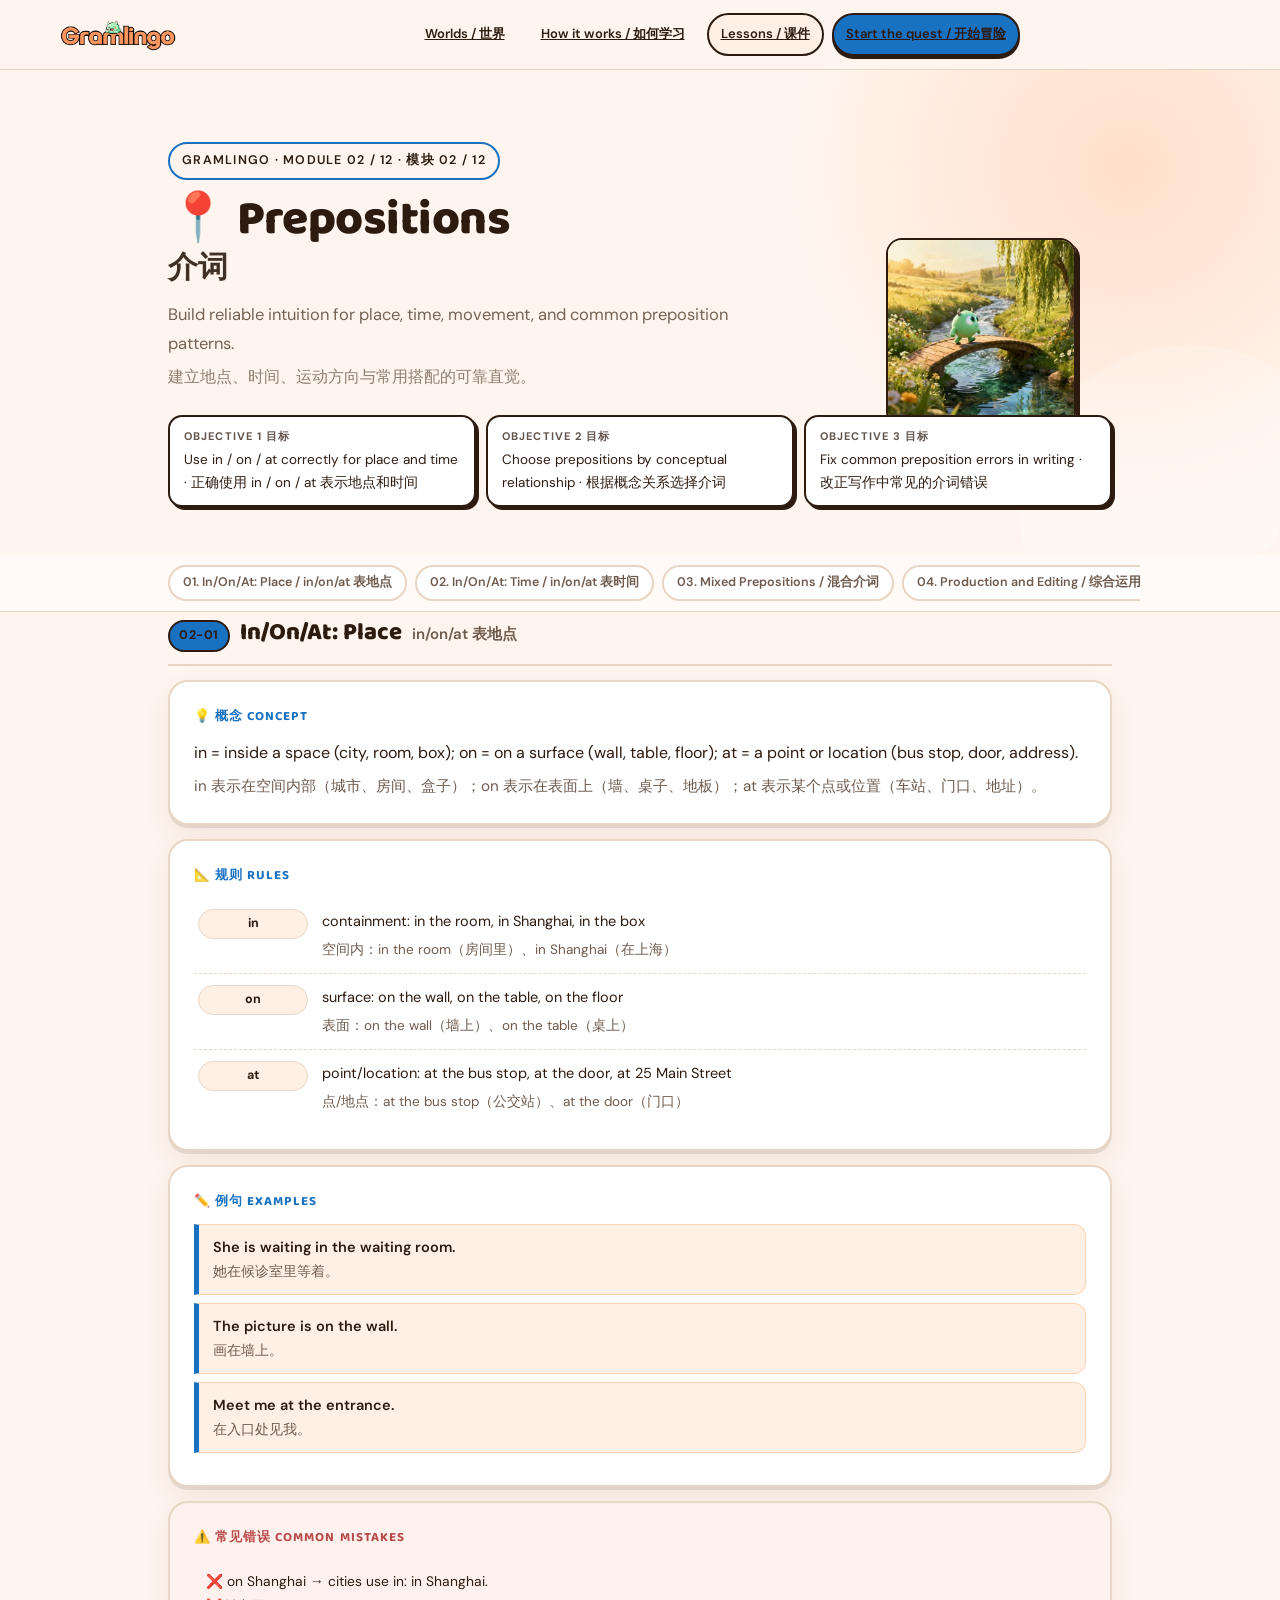
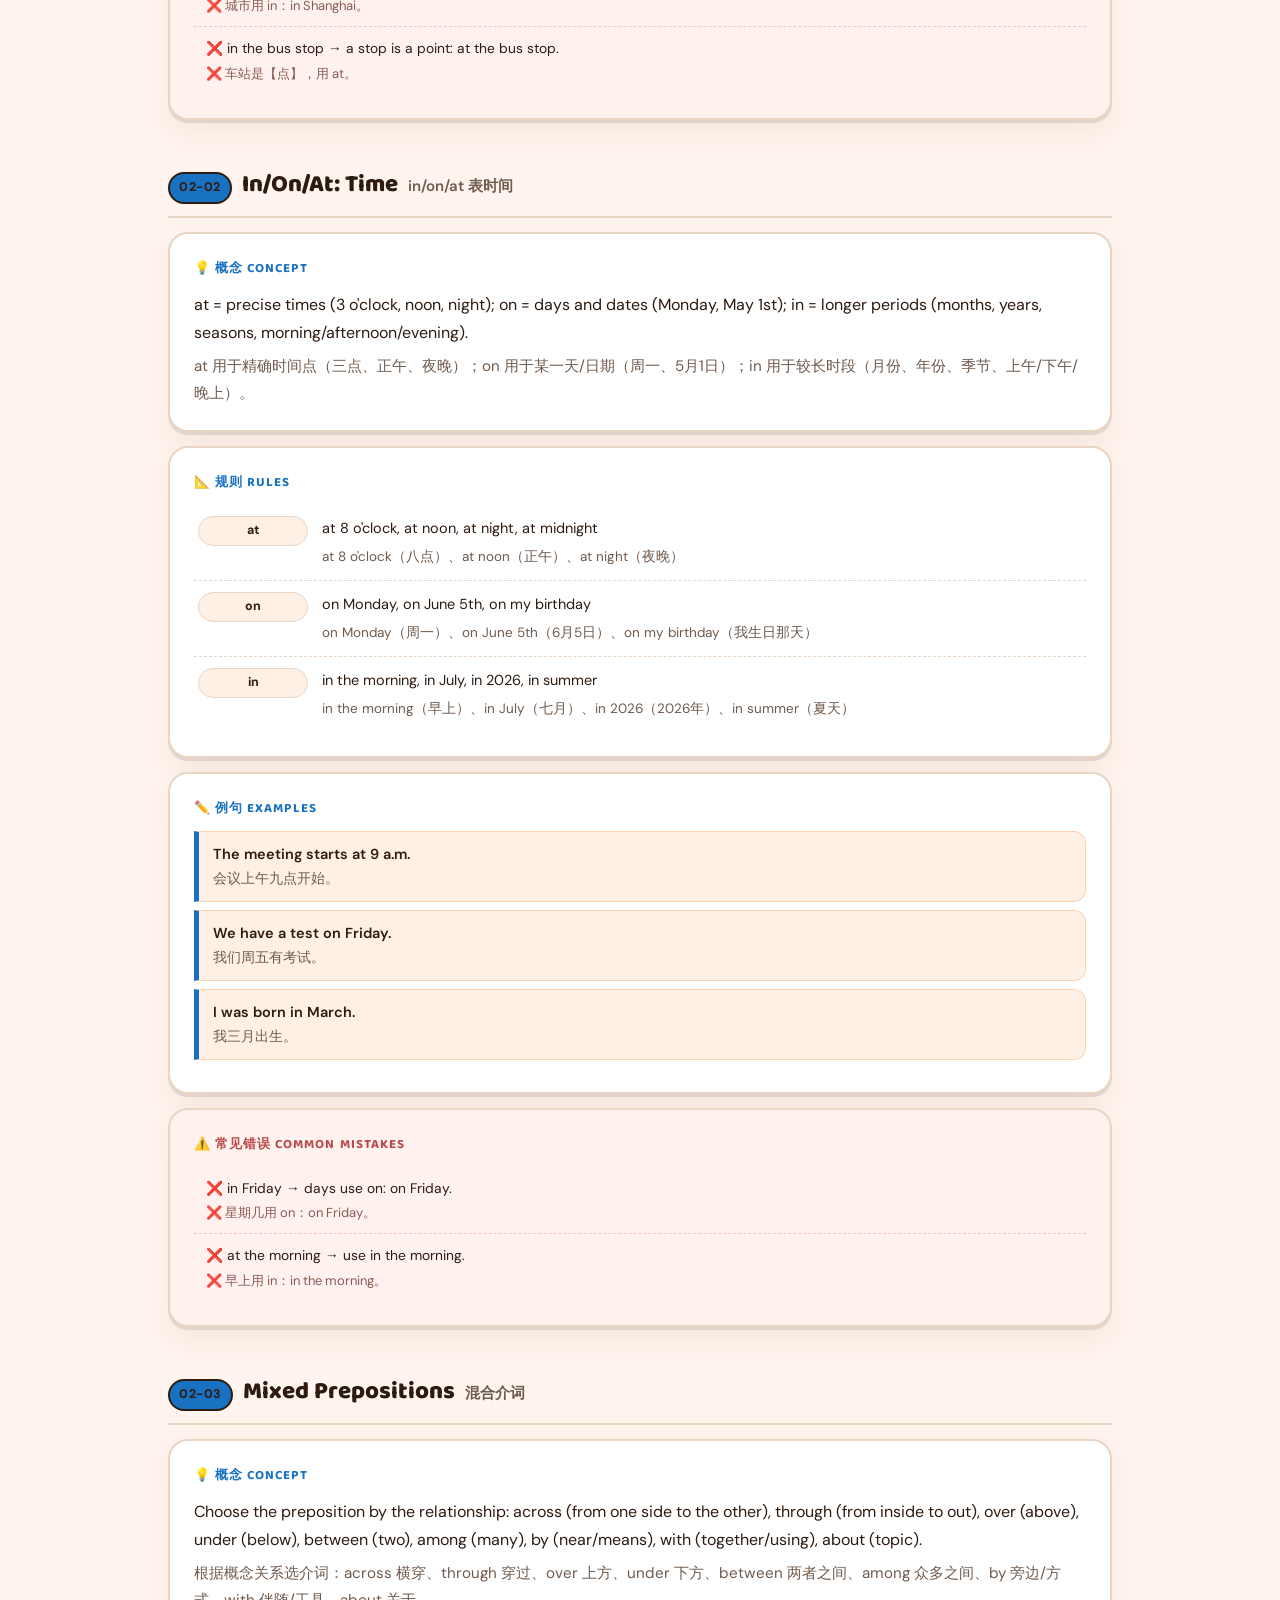
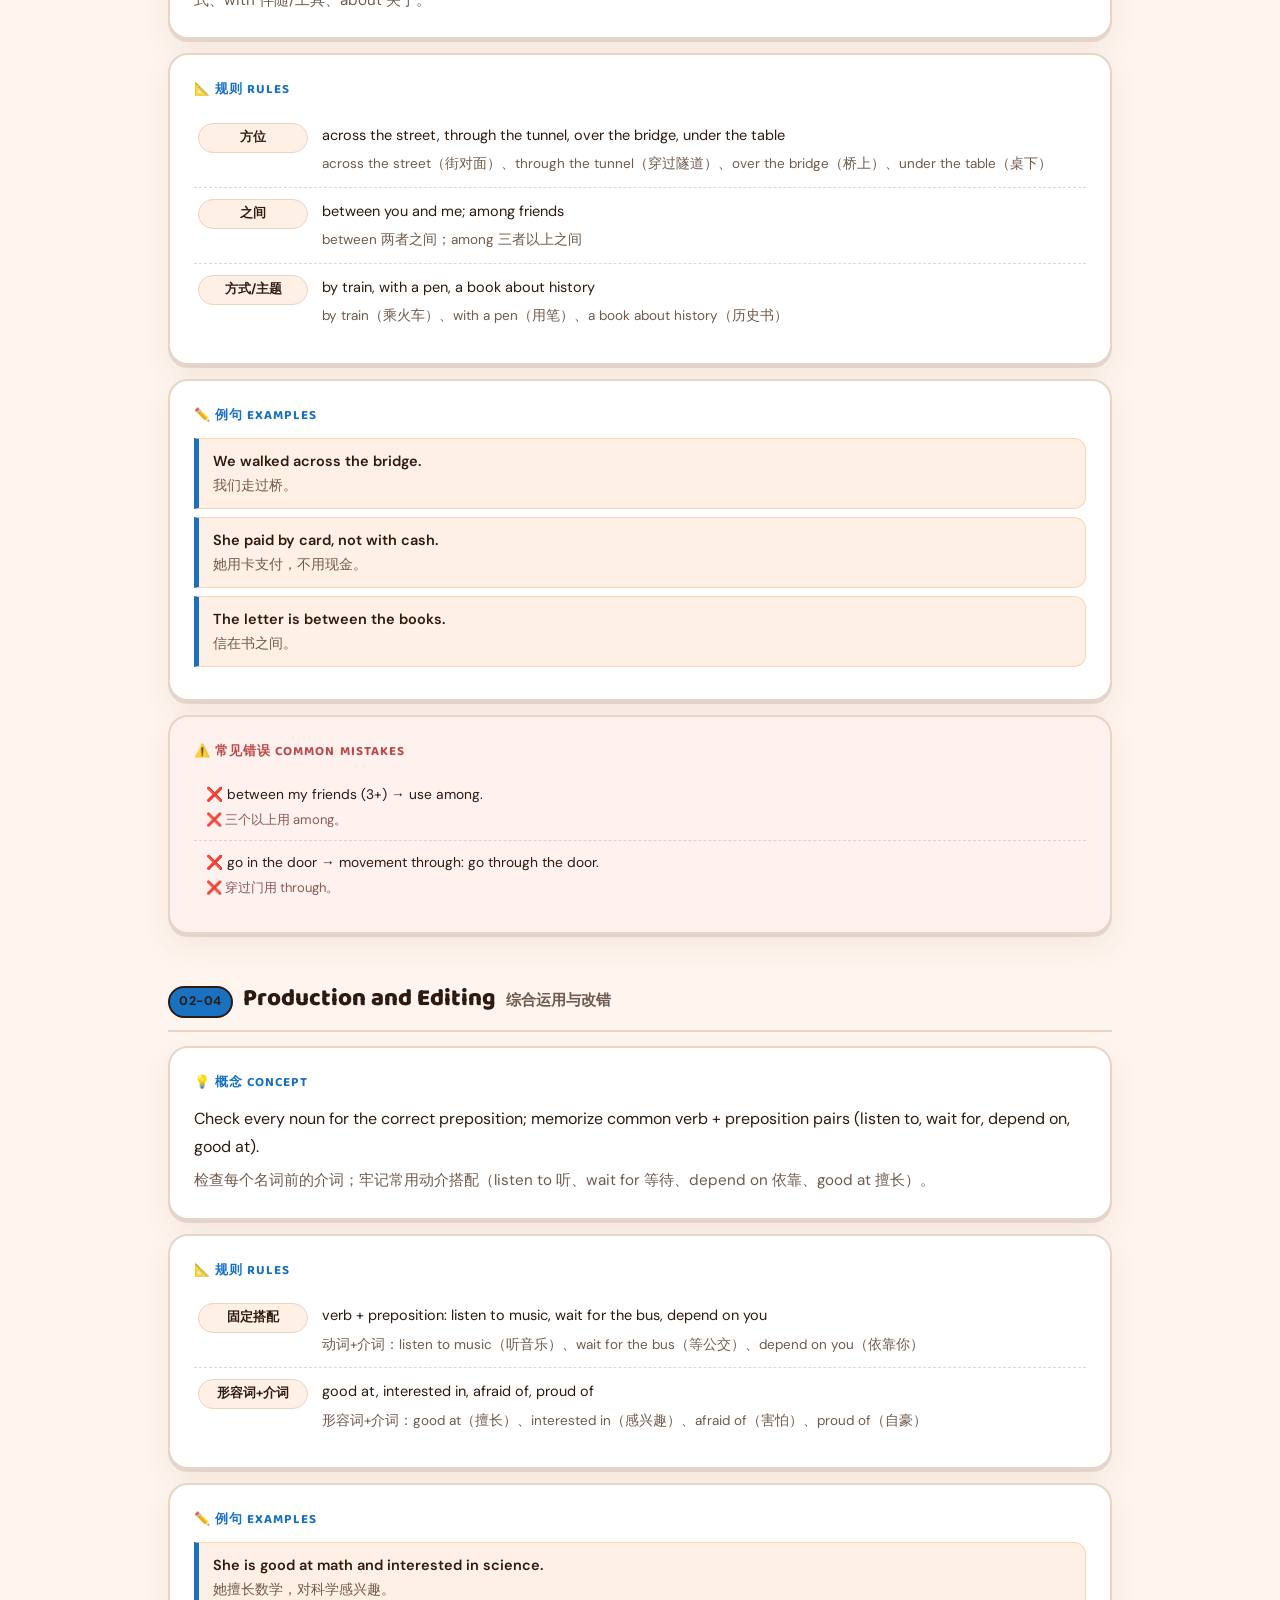
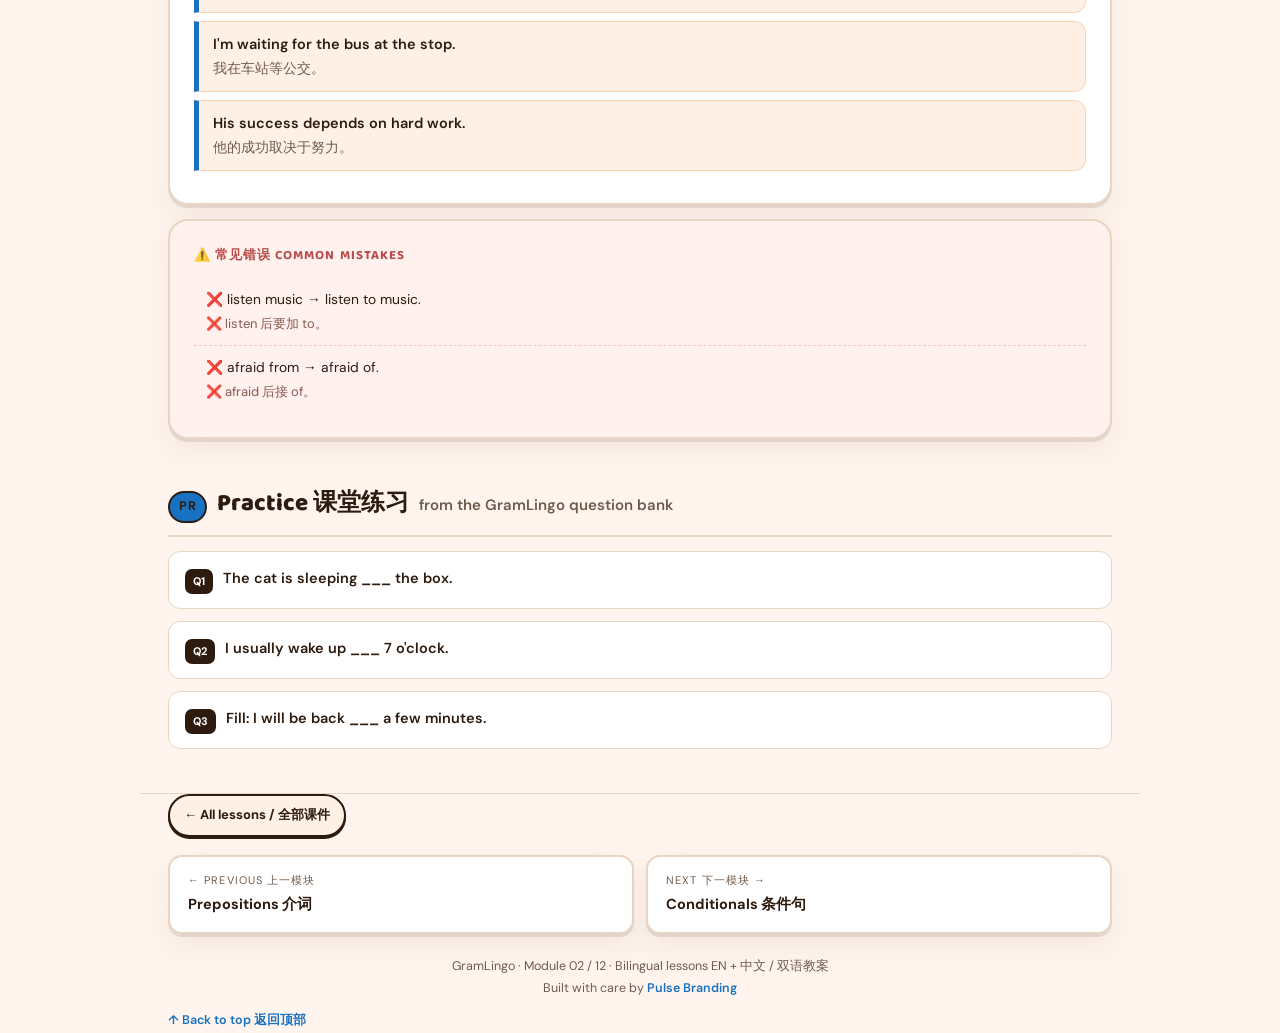
<file: prepositions.html>
<!DOCTYPE html>
<html lang="en">
<head>
<meta charset="UTF-8">
<meta name="viewport" content="width=device-width, initial-scale=1">
<title>Module 02 · Prepositions — GramLingo Lessons / 语法课件</title>
<link rel="stylesheet" href="lessons.css">
</head>
<body data-accent="#1971C2">
<nav class="lesson-nav" aria-label="Primary navigation">
  <a class="lesson-brand" href="index.html"><img src="assets/gramlingo-logo.webp" alt="GramLingo"></a>
  <div class="lesson-nav-links">
    <a class="lesson-nav-link" href="https://gramlingo.online/#sec-worlds">Worlds / 世界</a>
    <a class="lesson-nav-link" href="https://gramlingo.online/#sec-how">How it works / 如何学习</a>
    <a class="lesson-nav-link lesson-nav-link--active" href="index.html">Lessons / 课件</a>
    <a class="lesson-nav-link lesson-nav-link--cta" href="https://app.gramlingo.online">Start the quest / 开始冒险</a>
  </div>
</nav>
<header class="cover">
  <div class="wrap">
    <div class="kicker">GramLingo · Module 02 / 12 · 模块 02 / 12</div>
    <h1>📍 Prepositions<span class="zh">介词</span></h1>
    <img class="cover-art" src="assets/covers/cover-prepositions.webp" alt="" loading="eager">
    <div class="desc">Build reliable intuition for place, time, movement, and common preposition patterns.<span class="zh">建立地点、时间、运动方向与常用搭配的可靠直觉。</span></div>
    <div class="objectives"><div><b>Objective 1 目标</b>Use in / on / at correctly for place and time · 正确使用 in / on / at 表示地点和时间</div><div><b>Objective 2 目标</b>Choose prepositions by conceptual relationship · 根据概念关系选择介词</div><div><b>Objective 3 目标</b>Fix common preposition errors in writing · 改正写作中常见的介词错误</div></div>
  </div>
</header>
<nav class="toc"><div class="wrap"><a href="#prepositions_prep_place">01. In/On/At: Place / in/on/at 表地点</a><a href="#prepositions_prep_time">02. In/On/At: Time / in/on/at 表时间</a><a href="#prepositions_prep_mixed">03. Mixed Prepositions / 混合介词</a><a href="#prepositions_prep_prod">04. Production and Editing / 综合运用与改错</a><a href="#practice">Practice 练习</a></div></nav>
<main class="wrap">
  
      <section class="phase" id="prepositions_prep_place">
        <div class="phase-head">
          <span class="phase-num">02-01</span>
          <h2>In/On/At: Place</h2>
          <span class="zh">in/on/at 表地点</span>
        </div>
        <div class="card"><h3>💡 概念 Concept</h3><div class="concept">in = inside a space (city, room, box); on = on a surface (wall, table, floor); at = a point or location (bus stop, door, address).<span class="zh">in 表示在空间内部（城市、房间、盒子）；on 表示在表面上（墙、桌子、地板）；at 表示某个点或位置（车站、门口、地址）。</span></div></div>
        <div class="card"><h3>📐 规则 Rules</h3><div class="rules"><div class="rule"><b>in</b><div class="en">containment: in the room, in Shanghai, in the box</div><div class="zh">空间内：in the room（房间里）、in Shanghai（在上海）</div></div><div class="rule"><b>on</b><div class="en">surface: on the wall, on the table, on the floor</div><div class="zh">表面：on the wall（墙上）、on the table（桌上）</div></div><div class="rule"><b>at</b><div class="en">point/location: at the bus stop, at the door, at 25 Main Street</div><div class="zh">点/地点：at the bus stop（公交站）、at the door（门口）</div></div></div></div>
        <div class="card"><h3>✏️ 例句 Examples</h3><div class="ex"><div class="en">She is waiting in the waiting room.</div><div class="zh">她在候诊室里等着。</div></div><div class="ex"><div class="en">The picture is on the wall.</div><div class="zh">画在墙上。</div></div><div class="ex"><div class="en">Meet me at the entrance.</div><div class="zh">在入口处见我。</div></div></div>
        <div class="card mistakes"><h3>⚠️ 常见错误 Common Mistakes</h3><div class="mistake">❌ on Shanghai → cities use in: in Shanghai.<span class="zh">❌ 城市用 in：in Shanghai。</span></div><div class="mistake">❌ in the bus stop → a stop is a point: at the bus stop.<span class="zh">❌ 车站是【点】，用 at。</span></div></div>
      </section>
      <section class="phase" id="prepositions_prep_time">
        <div class="phase-head">
          <span class="phase-num">02-02</span>
          <h2>In/On/At: Time</h2>
          <span class="zh">in/on/at 表时间</span>
        </div>
        <div class="card"><h3>💡 概念 Concept</h3><div class="concept">at = precise times (3 o'clock, noon, night); on = days and dates (Monday, May 1st); in = longer periods (months, years, seasons, morning/afternoon/evening).<span class="zh">at 用于精确时间点（三点、正午、夜晚）；on 用于某一天/日期（周一、5月1日）；in 用于较长时段（月份、年份、季节、上午/下午/晚上）。</span></div></div>
        <div class="card"><h3>📐 规则 Rules</h3><div class="rules"><div class="rule"><b>at</b><div class="en">at 8 o'clock, at noon, at night, at midnight</div><div class="zh">at 8 o'clock（八点）、at noon（正午）、at night（夜晚）</div></div><div class="rule"><b>on</b><div class="en">on Monday, on June 5th, on my birthday</div><div class="zh">on Monday（周一）、on June 5th（6月5日）、on my birthday（我生日那天）</div></div><div class="rule"><b>in</b><div class="en">in the morning, in July, in 2026, in summer</div><div class="zh">in the morning（早上）、in July（七月）、in 2026（2026年）、in summer（夏天）</div></div></div></div>
        <div class="card"><h3>✏️ 例句 Examples</h3><div class="ex"><div class="en">The meeting starts at 9 a.m.</div><div class="zh">会议上午九点开始。</div></div><div class="ex"><div class="en">We have a test on Friday.</div><div class="zh">我们周五有考试。</div></div><div class="ex"><div class="en">I was born in March.</div><div class="zh">我三月出生。</div></div></div>
        <div class="card mistakes"><h3>⚠️ 常见错误 Common Mistakes</h3><div class="mistake">❌ in Friday → days use on: on Friday.<span class="zh">❌ 星期几用 on：on Friday。</span></div><div class="mistake">❌ at the morning → use in the morning.<span class="zh">❌ 早上用 in：in the morning。</span></div></div>
      </section>
      <section class="phase" id="prepositions_prep_mixed">
        <div class="phase-head">
          <span class="phase-num">02-03</span>
          <h2>Mixed Prepositions</h2>
          <span class="zh">混合介词</span>
        </div>
        <div class="card"><h3>💡 概念 Concept</h3><div class="concept">Choose the preposition by the relationship: across (from one side to the other), through (from inside to out), over (above), under (below), between (two), among (many), by (near/means), with (together/using), about (topic).<span class="zh">根据概念关系选介词：across 横穿、through 穿过、over 上方、under 下方、between 两者之间、among 众多之间、by 旁边/方式、with 伴随/工具、about 关于。</span></div></div>
        <div class="card"><h3>📐 规则 Rules</h3><div class="rules"><div class="rule"><b>方位</b><div class="en">across the street, through the tunnel, over the bridge, under the table</div><div class="zh">across the street（街对面）、through the tunnel（穿过隧道）、over the bridge（桥上）、under the table（桌下）</div></div><div class="rule"><b>之间</b><div class="en">between you and me; among friends</div><div class="zh">between 两者之间；among 三者以上之间</div></div><div class="rule"><b>方式/主题</b><div class="en">by train, with a pen, a book about history</div><div class="zh">by train（乘火车）、with a pen（用笔）、a book about history（历史书）</div></div></div></div>
        <div class="card"><h3>✏️ 例句 Examples</h3><div class="ex"><div class="en">We walked across the bridge.</div><div class="zh">我们走过桥。</div></div><div class="ex"><div class="en">She paid by card, not with cash.</div><div class="zh">她用卡支付，不用现金。</div></div><div class="ex"><div class="en">The letter is between the books.</div><div class="zh">信在书之间。</div></div></div>
        <div class="card mistakes"><h3>⚠️ 常见错误 Common Mistakes</h3><div class="mistake">❌ between my friends (3+) → use among.<span class="zh">❌ 三个以上用 among。</span></div><div class="mistake">❌ go in the door → movement through: go through the door.<span class="zh">❌ 穿过门用 through。</span></div></div>
      </section>
      <section class="phase" id="prepositions_prep_prod">
        <div class="phase-head">
          <span class="phase-num">02-04</span>
          <h2>Production and Editing</h2>
          <span class="zh">综合运用与改错</span>
        </div>
        <div class="card"><h3>💡 概念 Concept</h3><div class="concept">Check every noun for the correct preposition; memorize common verb + preposition pairs (listen to, wait for, depend on, good at).<span class="zh">检查每个名词前的介词；牢记常用动介搭配（listen to 听、wait for 等待、depend on 依靠、good at 擅长）。</span></div></div>
        <div class="card"><h3>📐 规则 Rules</h3><div class="rules"><div class="rule"><b>固定搭配</b><div class="en">verb + preposition: listen to music, wait for the bus, depend on you</div><div class="zh">动词+介词：listen to music（听音乐）、wait for the bus（等公交）、depend on you（依靠你）</div></div><div class="rule"><b>形容词+介词</b><div class="en">good at, interested in, afraid of, proud of</div><div class="zh">形容词+介词：good at（擅长）、interested in（感兴趣）、afraid of（害怕）、proud of（自豪）</div></div></div></div>
        <div class="card"><h3>✏️ 例句 Examples</h3><div class="ex"><div class="en">She is good at math and interested in science.</div><div class="zh">她擅长数学，对科学感兴趣。</div></div><div class="ex"><div class="en">I'm waiting for the bus at the stop.</div><div class="zh">我在车站等公交。</div></div><div class="ex"><div class="en">His success depends on hard work.</div><div class="zh">他的成功取决于努力。</div></div></div>
        <div class="card mistakes"><h3>⚠️ 常见错误 Common Mistakes</h3><div class="mistake">❌ listen music → listen to music.<span class="zh">❌ listen 后要加 to。</span></div><div class="mistake">❌ afraid from → afraid of.<span class="zh">❌ afraid 后接 of。</span></div></div>
      </section>
  
      <section class="phase practice" id="practice">
        <div class="phase-head"><span class="phase-num">PR</span><h2>Practice 课堂练习</h2><span class="zh">from the GramLingo question bank</span></div>
        
        <div class="p-q">
          <details>
            <summary><span class="qnum">Q1</span><span class="qtext">The cat is sleeping ___ the box.</span></summary>
            <div class="opts"><button type="button" class="opt right" aria-pressed="false">in</button><button type="button" class="opt" aria-pressed="false">on</button><button type="button" class="opt" aria-pressed="false">at</button><button type="button" class="opt" aria-pressed="false">by</button></div>
            <div class="hint">Tap an option to reveal the answer · 点击选项查看答案</div>
          </details>
        </div>
        <div class="p-q">
          <details>
            <summary><span class="qnum">Q2</span><span class="qtext">I usually wake up ___ 7 o'clock.</span></summary>
            <div class="opts"><button type="button" class="opt" aria-pressed="false">in</button><button type="button" class="opt" aria-pressed="false">on</button><button type="button" class="opt right" aria-pressed="false">at</button><button type="button" class="opt" aria-pressed="false">by</button></div>
            <div class="hint">Tap an option to reveal the answer · 点击选项查看答案</div>
          </details>
        </div>
        <div class="p-q">
          <details>
            <summary><span class="qnum">Q3</span><span class="qtext">Fill: I will be back ___ a few minutes.</span></summary>
            <div class="opts"><button type="button" class="opt right" aria-pressed="false">in</button><button type="button" class="opt" aria-pressed="false">on</button><button type="button" class="opt" aria-pressed="false">at</button><button type="button" class="opt" aria-pressed="false">by</button></div>
            <div class="hint">Tap an option to reveal the answer · 点击选项查看答案</div>
          </details>
        </div>
      </section>
</main>
<footer class="wrap">
  <a class="hub-link" href="index.html">← All lessons / 全部课件</a>
  <div class="nav-prev-next"><a href="prepositions.html"><div class="dir">← Previous 上一模块</div><div class="t">Prepositions 介词</div></a><a href="conditionals.html"><div class="dir">Next 下一模块 →</div><div class="t">Conditionals 条件句</div></a></div>
  <div class="credit">GramLingo · Module 02 / 12 · Bilingual lessons EN + 中文 / 双语教案<br>Built with care by <a href="https://pulse-branding.com">Pulse Branding</a></div>
  <a class="toplink" href="#top">↑ Back to top 返回顶部</a>
</footer>
<script>
document.documentElement.style.setProperty('--accent', document.body.dataset.accent);
document.querySelectorAll('.practice .opt').forEach(function (button) {
  button.addEventListener('click', function () {
    var group = button.closest('.opts');
    group.querySelectorAll('.opt').forEach(function (option) {
      option.setAttribute('aria-pressed', option === button ? 'true' : 'false');
    });
  });
});
var links=[].slice.call(document.querySelectorAll('.toc a'));
var secs=links.map(function(a){return document.querySelector(a.getAttribute('href'));});
window.addEventListener('scroll',function(){
  var y=window.scrollY+90,best=-1;
  secs.forEach(function(s,i){if(s&&s.offsetTop<=y)best=i;});
  links.forEach(function(a,i){a.classList.toggle('on',i===best);});
},{passive:true});
</script>
</body>
</html>
</file>
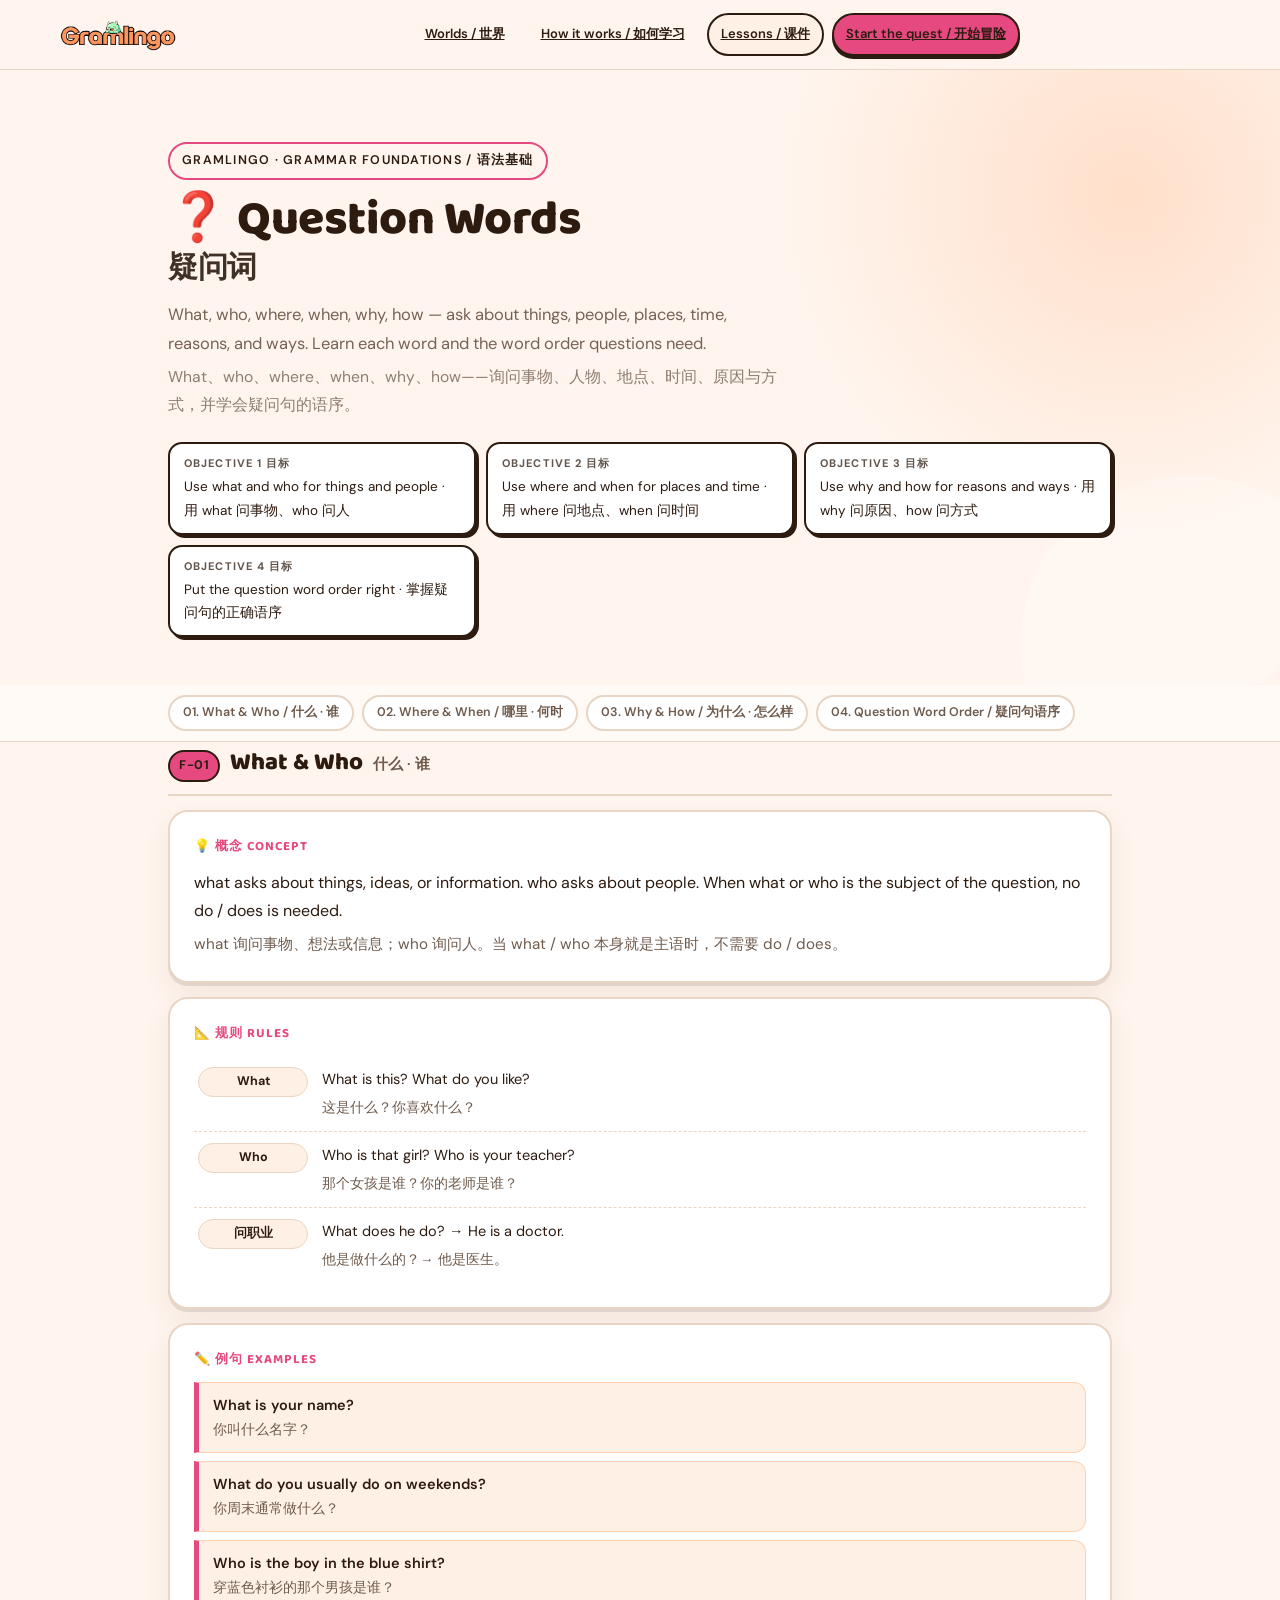
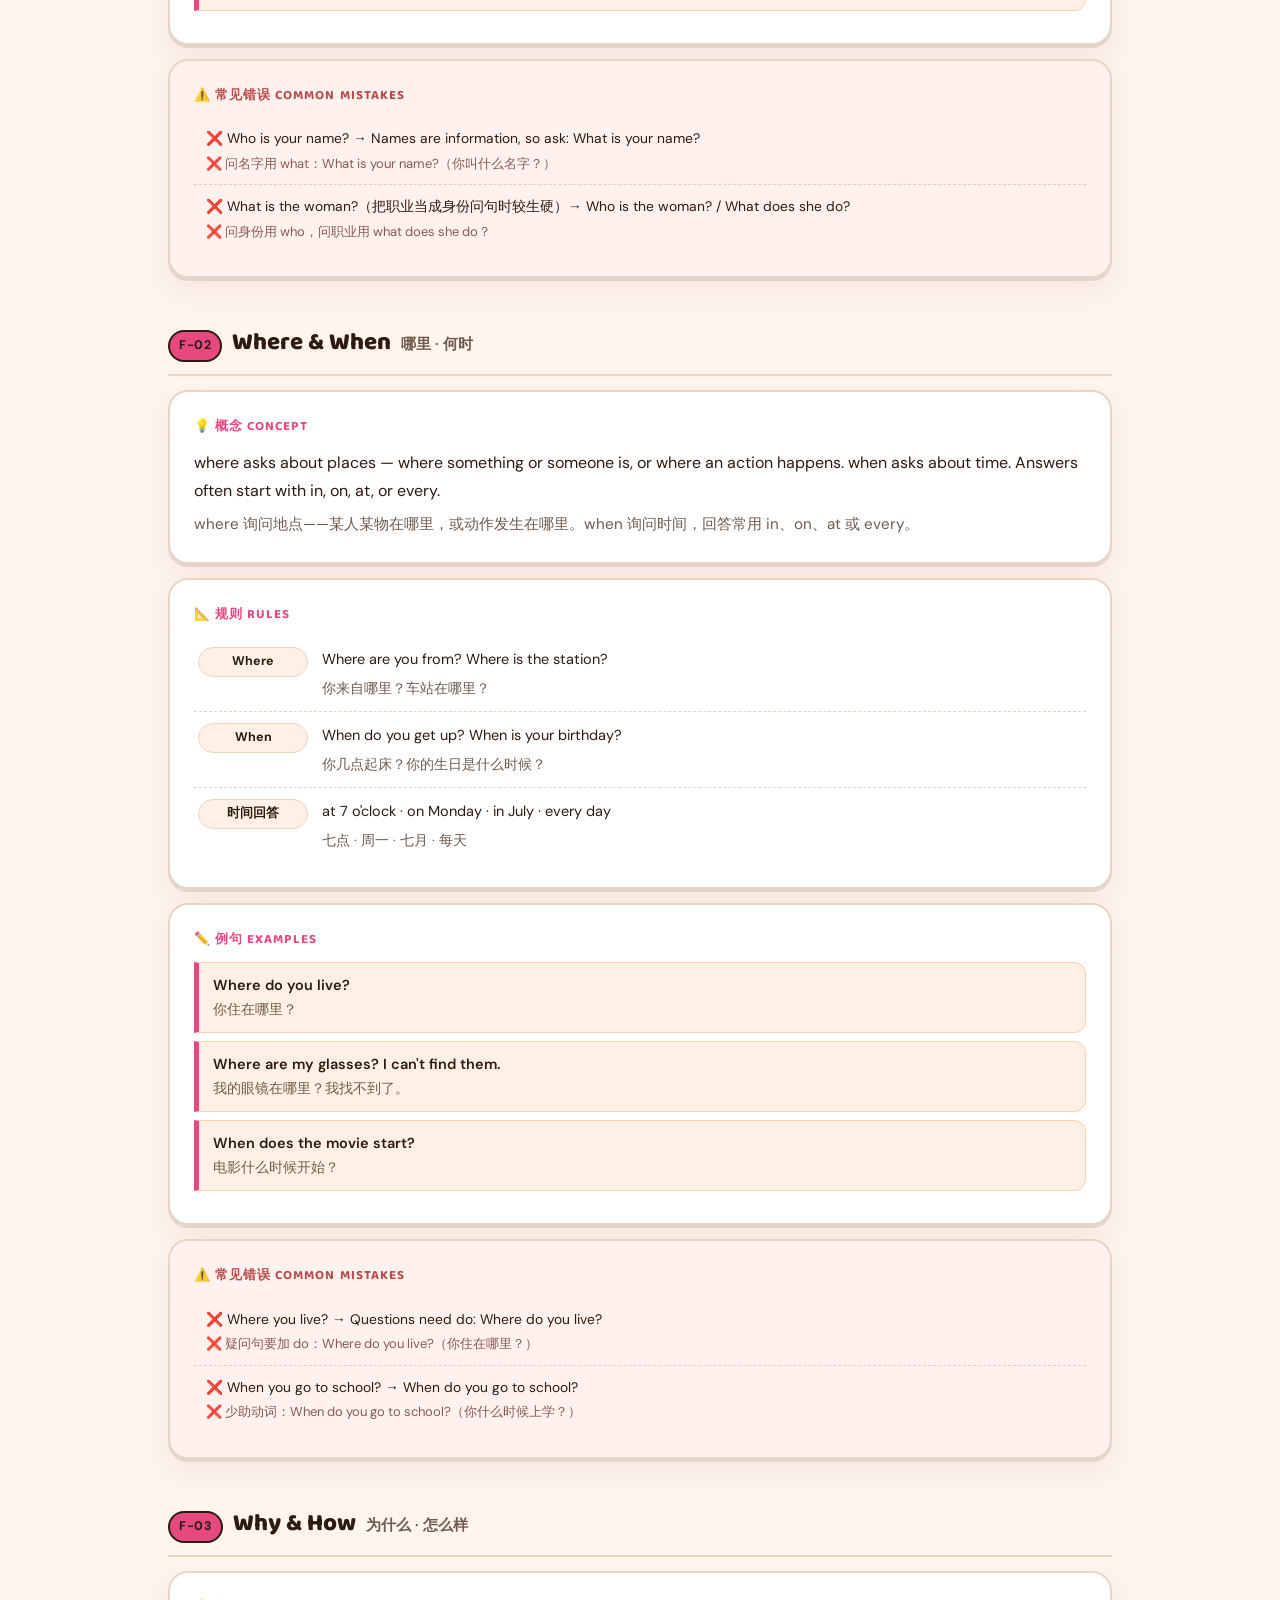
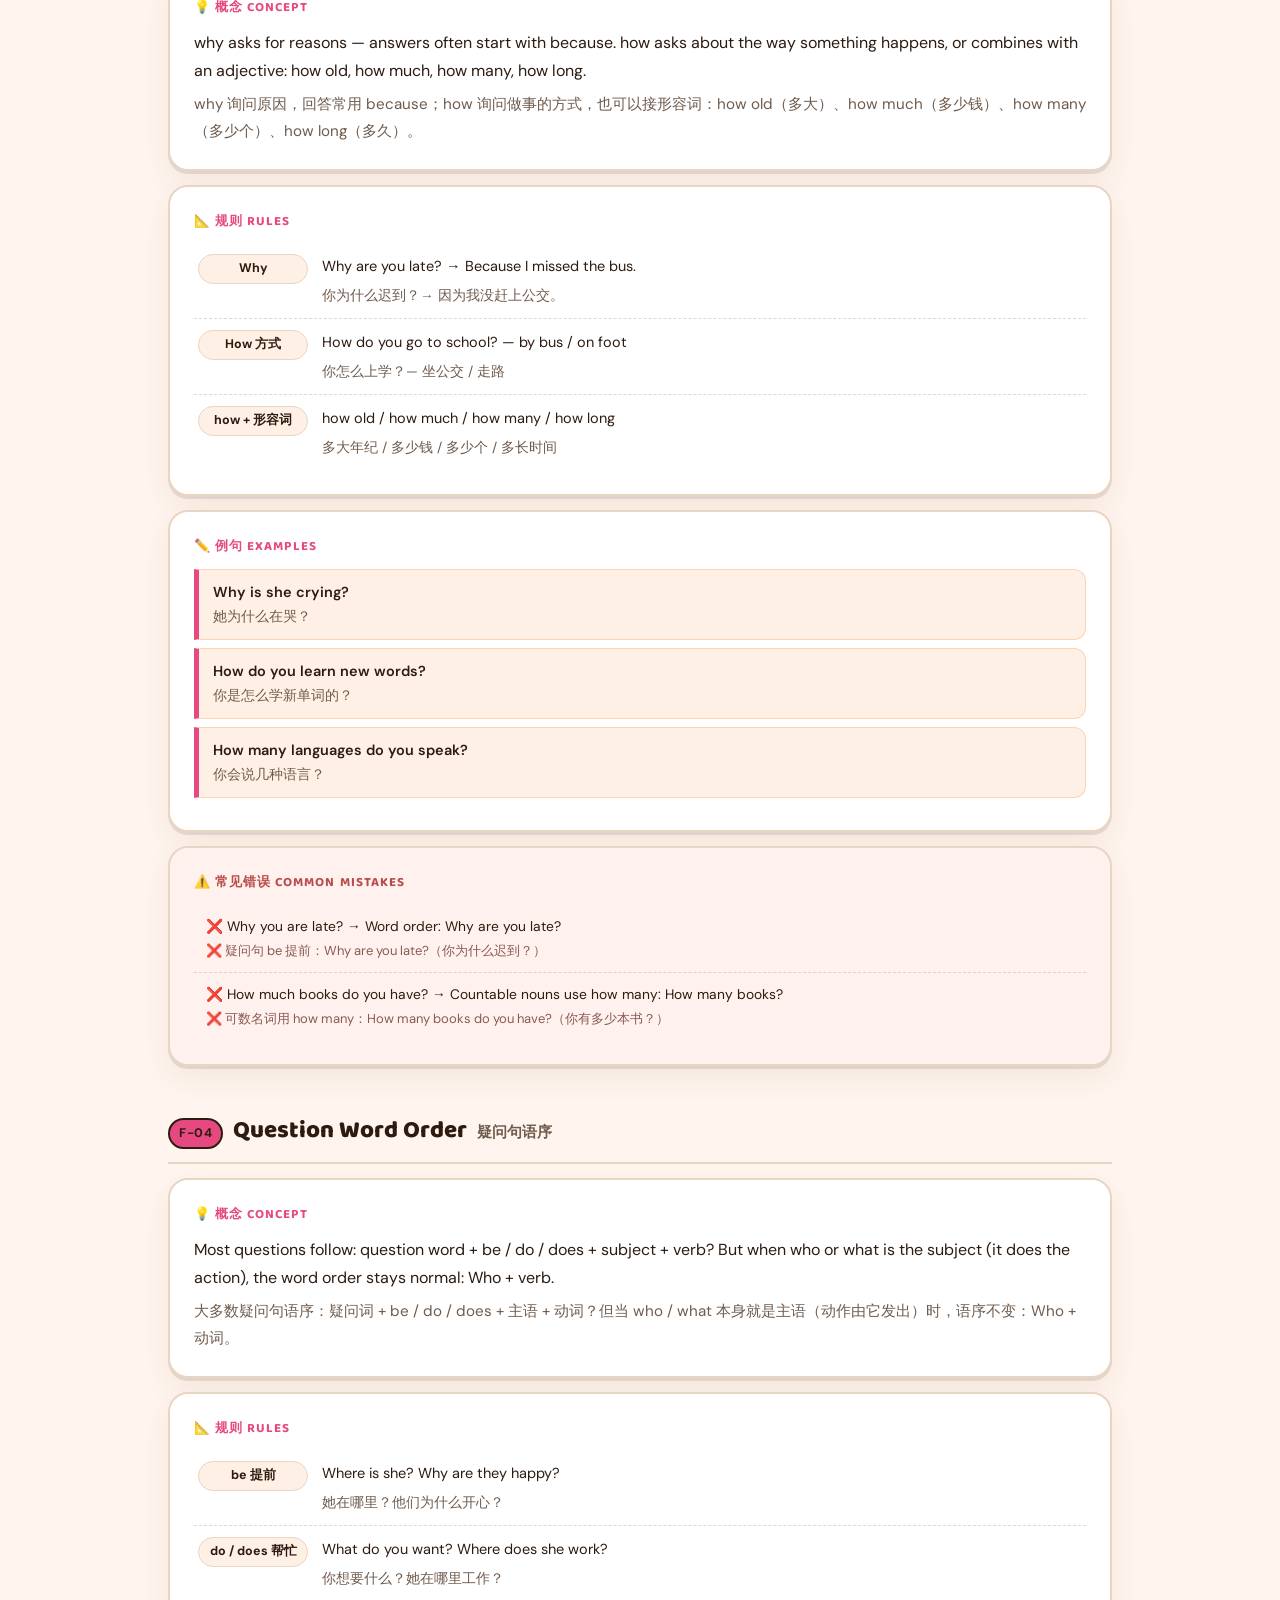
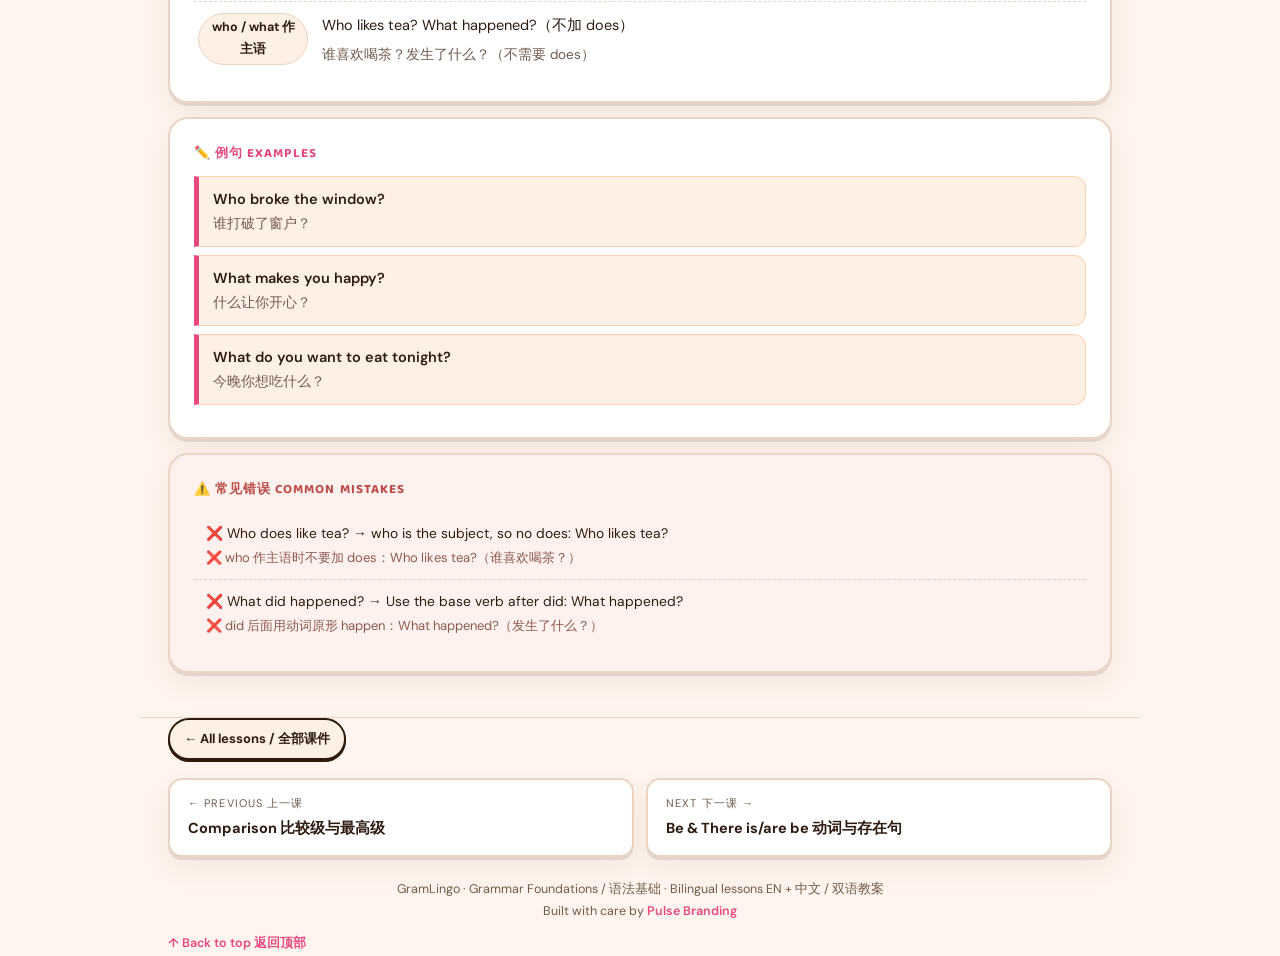
<file: question_words.html>
<!DOCTYPE html>
<html lang="en">
<head>
<meta charset="UTF-8">
<meta name="viewport" content="width=device-width, initial-scale=1">
<title>Question Words · Grammar Foundations — GramLingo Lessons / 语法课件</title>
<link rel="stylesheet" href="lessons.css">
</head>
<body data-accent="#E64980">
<nav class="lesson-nav" aria-label="Primary navigation">
  <a class="lesson-brand" href="index.html"><img src="assets/gramlingo-logo.webp" alt="GramLingo"></a>
  <div class="lesson-nav-links">
    <a class="lesson-nav-link" href="https://gramlingo.online/#sec-worlds">Worlds / 世界</a>
    <a class="lesson-nav-link" href="https://gramlingo.online/#sec-how">How it works / 如何学习</a>
    <a class="lesson-nav-link lesson-nav-link--active" href="index.html">Lessons / 课件</a>
    <a class="lesson-nav-link lesson-nav-link--cta" href="https://app.gramlingo.online">Start the quest / 开始冒险</a>
  </div>
</nav>
<header class="cover">
  <div class="wrap">
    <div class="kicker">GramLingo · Grammar Foundations / 语法基础</div>
    <h1>❓ Question Words<span class="zh">疑问词</span></h1>
    
    <div class="desc">What, who, where, when, why, how — ask about things, people, places, time, reasons, and ways. Learn each word and the word order questions need.<span class="zh">What、who、where、when、why、how——询问事物、人物、地点、时间、原因与方式，并学会疑问句的语序。</span></div>
    <div class="objectives"><div><b>Objective 1 目标</b>Use what and who for things and people · 用 what 问事物、who 问人</div><div><b>Objective 2 目标</b>Use where and when for places and time · 用 where 问地点、when 问时间</div><div><b>Objective 3 目标</b>Use why and how for reasons and ways · 用 why 问原因、how 问方式</div><div><b>Objective 4 目标</b>Put the question word order right · 掌握疑问句的正确语序</div></div>
  </div>
</header>
<nav class="toc"><div class="wrap"><a href="#qw_what_who">01. What &amp; Who / 什么 · 谁</a><a href="#qw_where_when">02. Where &amp; When / 哪里 · 何时</a><a href="#qw_why_how">03. Why &amp; How / 为什么 · 怎么样</a><a href="#qw_order">04. Question Word Order / 疑问句语序</a></div></nav>
<main class="wrap">
  
      <section class="phase" id="qw_what_who">
        <div class="phase-head">
          <span class="phase-num">F-01</span>
          <h2>What &amp; Who</h2>
          <span class="zh">什么 · 谁</span>
        </div>
        <div class="card"><h3>💡 概念 Concept</h3><div class="concept">what asks about things, ideas, or information. who asks about people. When what or who is the subject of the question, no do / does is needed.<span class="zh">what 询问事物、想法或信息；who 询问人。当 what / who 本身就是主语时，不需要 do / does。</span></div></div>
        <div class="card"><h3>📐 规则 Rules</h3><div class="rules"><div class="rule"><b>What</b><div class="en">What is this? What do you like?</div><div class="zh">这是什么？你喜欢什么？</div></div><div class="rule"><b>Who</b><div class="en">Who is that girl? Who is your teacher?</div><div class="zh">那个女孩是谁？你的老师是谁？</div></div><div class="rule"><b>问职业</b><div class="en">What does he do? → He is a doctor.</div><div class="zh">他是做什么的？→ 他是医生。</div></div></div></div>
        <div class="card"><h3>✏️ 例句 Examples</h3><div class="ex"><div class="en">What is your name?</div><div class="zh">你叫什么名字？</div></div><div class="ex"><div class="en">What do you usually do on weekends?</div><div class="zh">你周末通常做什么？</div></div><div class="ex"><div class="en">Who is the boy in the blue shirt?</div><div class="zh">穿蓝色衬衫的那个男孩是谁？</div></div></div>
        <div class="card mistakes"><h3>⚠️ 常见错误 Common Mistakes</h3><div class="mistake">❌ Who is your name? → Names are information, so ask: What is your name?<span class="zh">❌ 问名字用 what：What is your name?（你叫什么名字？）</span></div><div class="mistake">❌ What is the woman?（把职业当成身份问句时较生硬）→ Who is the woman? / What does she do?<span class="zh">❌ 问身份用 who，问职业用 what does she do？</span></div></div>
      </section>
      <section class="phase" id="qw_where_when">
        <div class="phase-head">
          <span class="phase-num">F-02</span>
          <h2>Where &amp; When</h2>
          <span class="zh">哪里 · 何时</span>
        </div>
        <div class="card"><h3>💡 概念 Concept</h3><div class="concept">where asks about places — where something or someone is, or where an action happens. when asks about time. Answers often start with in, on, at, or every.<span class="zh">where 询问地点——某人某物在哪里，或动作发生在哪里。when 询问时间，回答常用 in、on、at 或 every。</span></div></div>
        <div class="card"><h3>📐 规则 Rules</h3><div class="rules"><div class="rule"><b>Where</b><div class="en">Where are you from? Where is the station?</div><div class="zh">你来自哪里？车站在哪里？</div></div><div class="rule"><b>When</b><div class="en">When do you get up? When is your birthday?</div><div class="zh">你几点起床？你的生日是什么时候？</div></div><div class="rule"><b>时间回答</b><div class="en">at 7 o'clock · on Monday · in July · every day</div><div class="zh">七点 · 周一 · 七月 · 每天</div></div></div></div>
        <div class="card"><h3>✏️ 例句 Examples</h3><div class="ex"><div class="en">Where do you live?</div><div class="zh">你住在哪里？</div></div><div class="ex"><div class="en">Where are my glasses? I can't find them.</div><div class="zh">我的眼镜在哪里？我找不到了。</div></div><div class="ex"><div class="en">When does the movie start?</div><div class="zh">电影什么时候开始？</div></div></div>
        <div class="card mistakes"><h3>⚠️ 常见错误 Common Mistakes</h3><div class="mistake">❌ Where you live? → Questions need do: Where do you live?<span class="zh">❌ 疑问句要加 do：Where do you live?（你住在哪里？）</span></div><div class="mistake">❌ When you go to school? → When do you go to school?<span class="zh">❌ 少助动词：When do you go to school?（你什么时候上学？）</span></div></div>
      </section>
      <section class="phase" id="qw_why_how">
        <div class="phase-head">
          <span class="phase-num">F-03</span>
          <h2>Why &amp; How</h2>
          <span class="zh">为什么 · 怎么样</span>
        </div>
        <div class="card"><h3>💡 概念 Concept</h3><div class="concept">why asks for reasons — answers often start with because. how asks about the way something happens, or combines with an adjective: how old, how much, how many, how long.<span class="zh">why 询问原因，回答常用 because；how 询问做事的方式，也可以接形容词：how old（多大）、how much（多少钱）、how many（多少个）、how long（多久）。</span></div></div>
        <div class="card"><h3>📐 规则 Rules</h3><div class="rules"><div class="rule"><b>Why</b><div class="en">Why are you late? → Because I missed the bus.</div><div class="zh">你为什么迟到？→ 因为我没赶上公交。</div></div><div class="rule"><b>How 方式</b><div class="en">How do you go to school? — by bus / on foot</div><div class="zh">你怎么上学？— 坐公交 / 走路</div></div><div class="rule"><b>how + 形容词</b><div class="en">how old / how much / how many / how long</div><div class="zh">多大年纪 / 多少钱 / 多少个 / 多长时间</div></div></div></div>
        <div class="card"><h3>✏️ 例句 Examples</h3><div class="ex"><div class="en">Why is she crying?</div><div class="zh">她为什么在哭？</div></div><div class="ex"><div class="en">How do you learn new words?</div><div class="zh">你是怎么学新单词的？</div></div><div class="ex"><div class="en">How many languages do you speak?</div><div class="zh">你会说几种语言？</div></div></div>
        <div class="card mistakes"><h3>⚠️ 常见错误 Common Mistakes</h3><div class="mistake">❌ Why you are late? → Word order: Why are you late?<span class="zh">❌ 疑问句 be 提前：Why are you late?（你为什么迟到？）</span></div><div class="mistake">❌ How much books do you have? → Countable nouns use how many: How many books?<span class="zh">❌ 可数名词用 how many：How many books do you have?（你有多少本书？）</span></div></div>
      </section>
      <section class="phase" id="qw_order">
        <div class="phase-head">
          <span class="phase-num">F-04</span>
          <h2>Question Word Order</h2>
          <span class="zh">疑问句语序</span>
        </div>
        <div class="card"><h3>💡 概念 Concept</h3><div class="concept">Most questions follow: question word + be / do / does + subject + verb? But when who or what is the subject (it does the action), the word order stays normal: Who + verb.<span class="zh">大多数疑问句语序：疑问词 + be / do / does + 主语 + 动词？但当 who / what 本身就是主语（动作由它发出）时，语序不变：Who + 动词。</span></div></div>
        <div class="card"><h3>📐 规则 Rules</h3><div class="rules"><div class="rule"><b>be 提前</b><div class="en">Where is she? Why are they happy?</div><div class="zh">她在哪里？他们为什么开心？</div></div><div class="rule"><b>do / does 帮忙</b><div class="en">What do you want? Where does she work?</div><div class="zh">你想要什么？她在哪里工作？</div></div><div class="rule"><b>who / what 作主语</b><div class="en">Who likes tea? What happened?（不加 does）</div><div class="zh">谁喜欢喝茶？发生了什么？（不需要 does）</div></div></div></div>
        <div class="card"><h3>✏️ 例句 Examples</h3><div class="ex"><div class="en">Who broke the window?</div><div class="zh">谁打破了窗户？</div></div><div class="ex"><div class="en">What makes you happy?</div><div class="zh">什么让你开心？</div></div><div class="ex"><div class="en">What do you want to eat tonight?</div><div class="zh">今晚你想吃什么？</div></div></div>
        <div class="card mistakes"><h3>⚠️ 常见错误 Common Mistakes</h3><div class="mistake">❌ Who does like tea? → who is the subject, so no does: Who likes tea?<span class="zh">❌ who 作主语时不要加 does：Who likes tea?（谁喜欢喝茶？）</span></div><div class="mistake">❌ What did happened? → Use the base verb after did: What happened?<span class="zh">❌ did 后面用动词原形 happen：What happened?（发生了什么？）</span></div></div>
      </section>
  
</main>
<footer class="wrap">
  <a class="hub-link" href="index.html">← All lessons / 全部课件</a>
  <div class="nav-prev-next"><a href="comparison.html"><div class="dir">← Previous 上一课</div><div class="t">Comparison 比较级与最高级</div></a><a href="be_verbs.html"><div class="dir">Next 下一课 →</div><div class="t">Be &amp; There is/are be 动词与存在句</div></a></div>
  <div class="credit">GramLingo · Grammar Foundations / 语法基础 · Bilingual lessons EN + 中文 / 双语教案<br>Built with care by <a href="https://pulse-branding.com">Pulse Branding</a></div>
  <a class="toplink" href="#top">↑ Back to top 返回顶部</a>
</footer>
<script>
document.documentElement.style.setProperty('--accent', document.body.dataset.accent);
document.querySelectorAll('.practice .opt').forEach(function (button) {
  button.addEventListener('click', function () {
    var group = button.closest('.opts');
    group.querySelectorAll('.opt').forEach(function (option) {
      option.setAttribute('aria-pressed', option === button ? 'true' : 'false');
    });
  });
});
var links=[].slice.call(document.querySelectorAll('.toc a'));
var secs=links.map(function(a){return document.querySelector(a.getAttribute('href'));});
window.addEventListener('scroll',function(){
  var y=window.scrollY+90,best=-1;
  secs.forEach(function(s,i){if(s&&s.offsetTop<=y)best=i;});
  links.forEach(function(a,i){a.classList.toggle('on',i===best);});
},{passive:true});
</script>
</body>
</html>
</file>
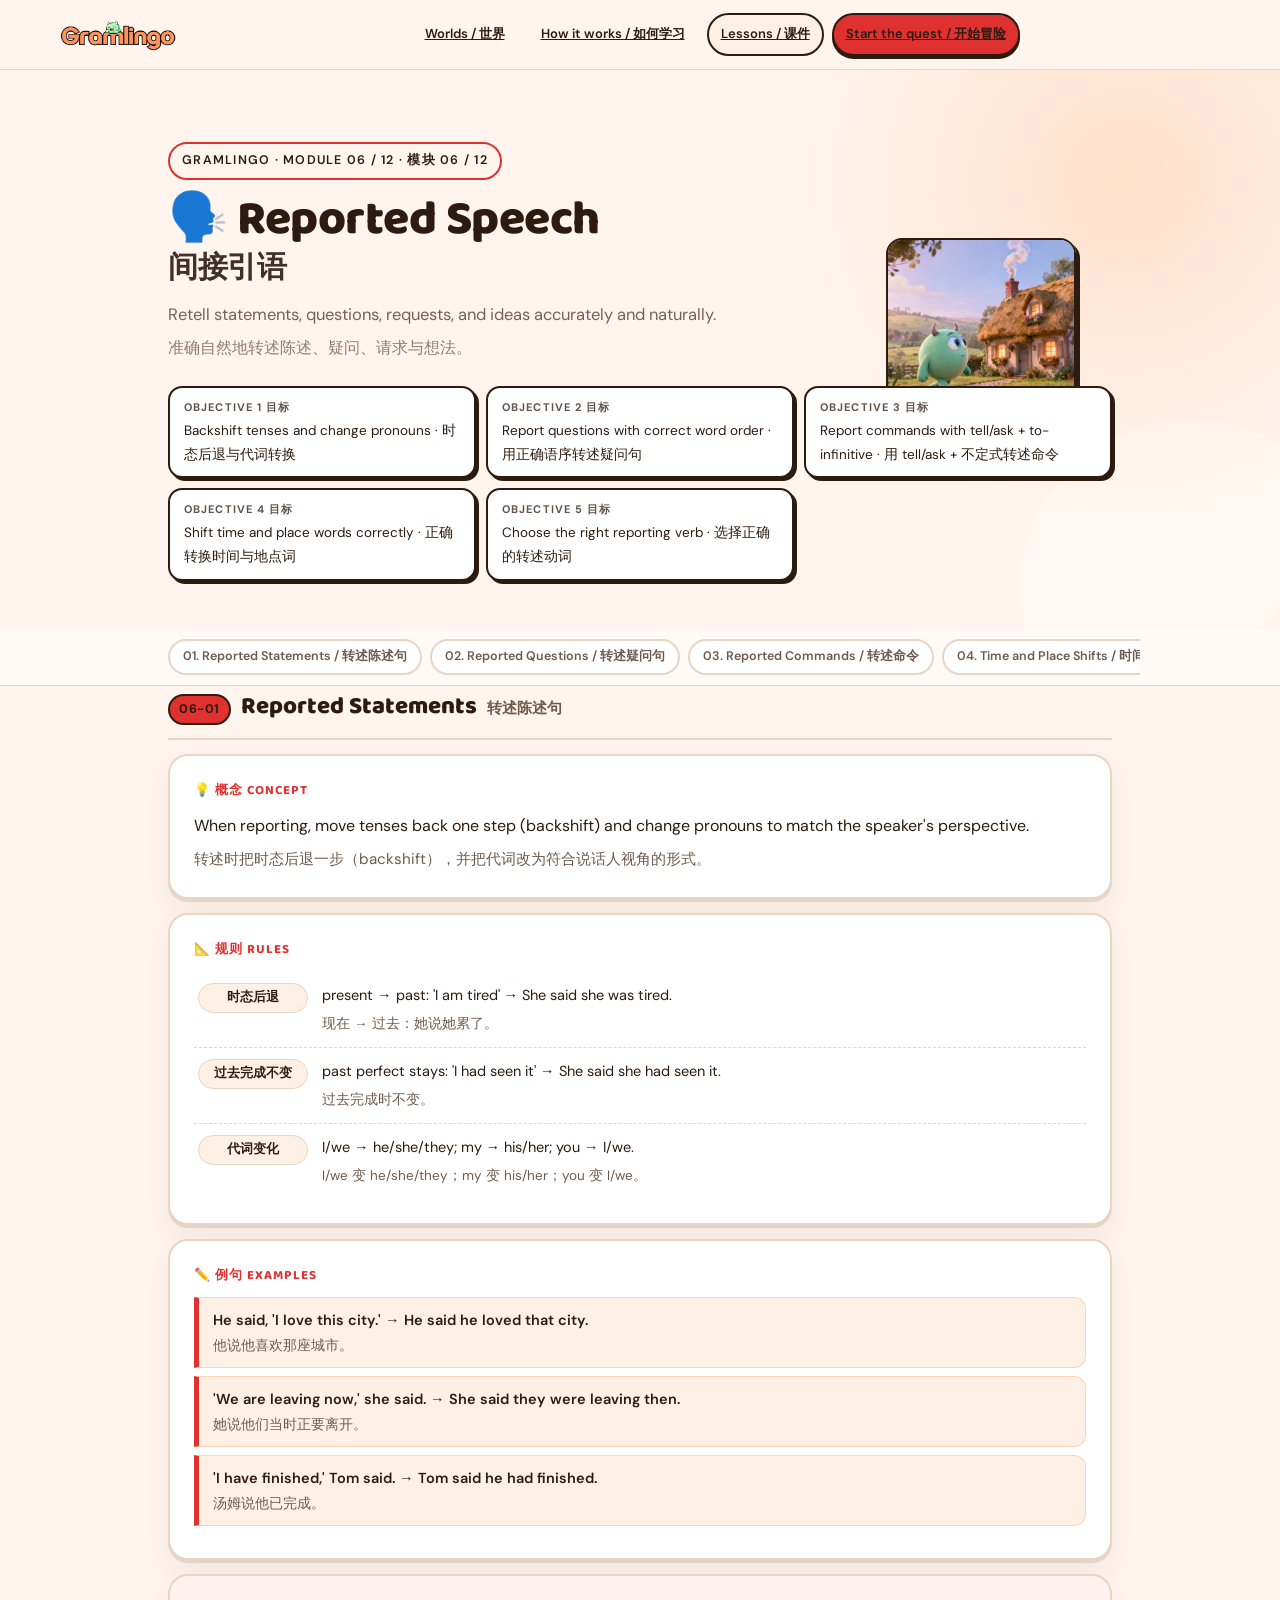
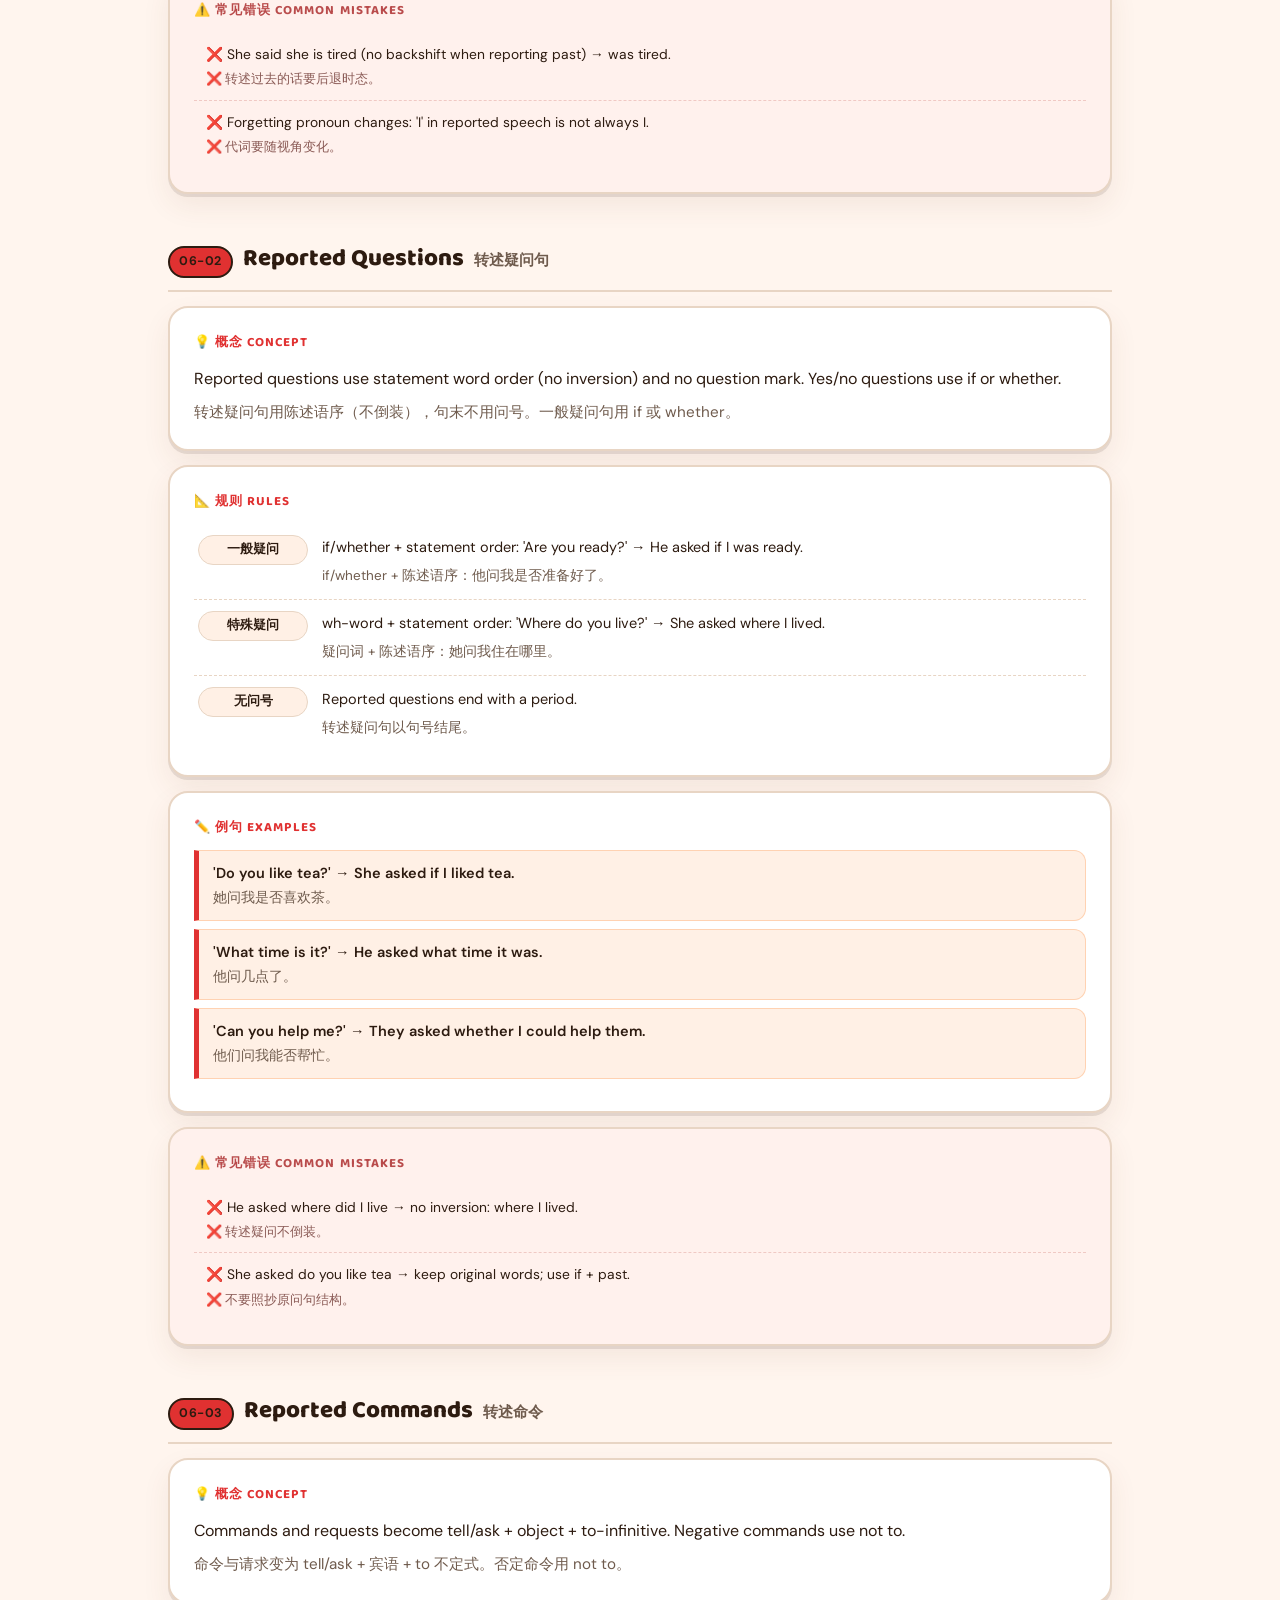
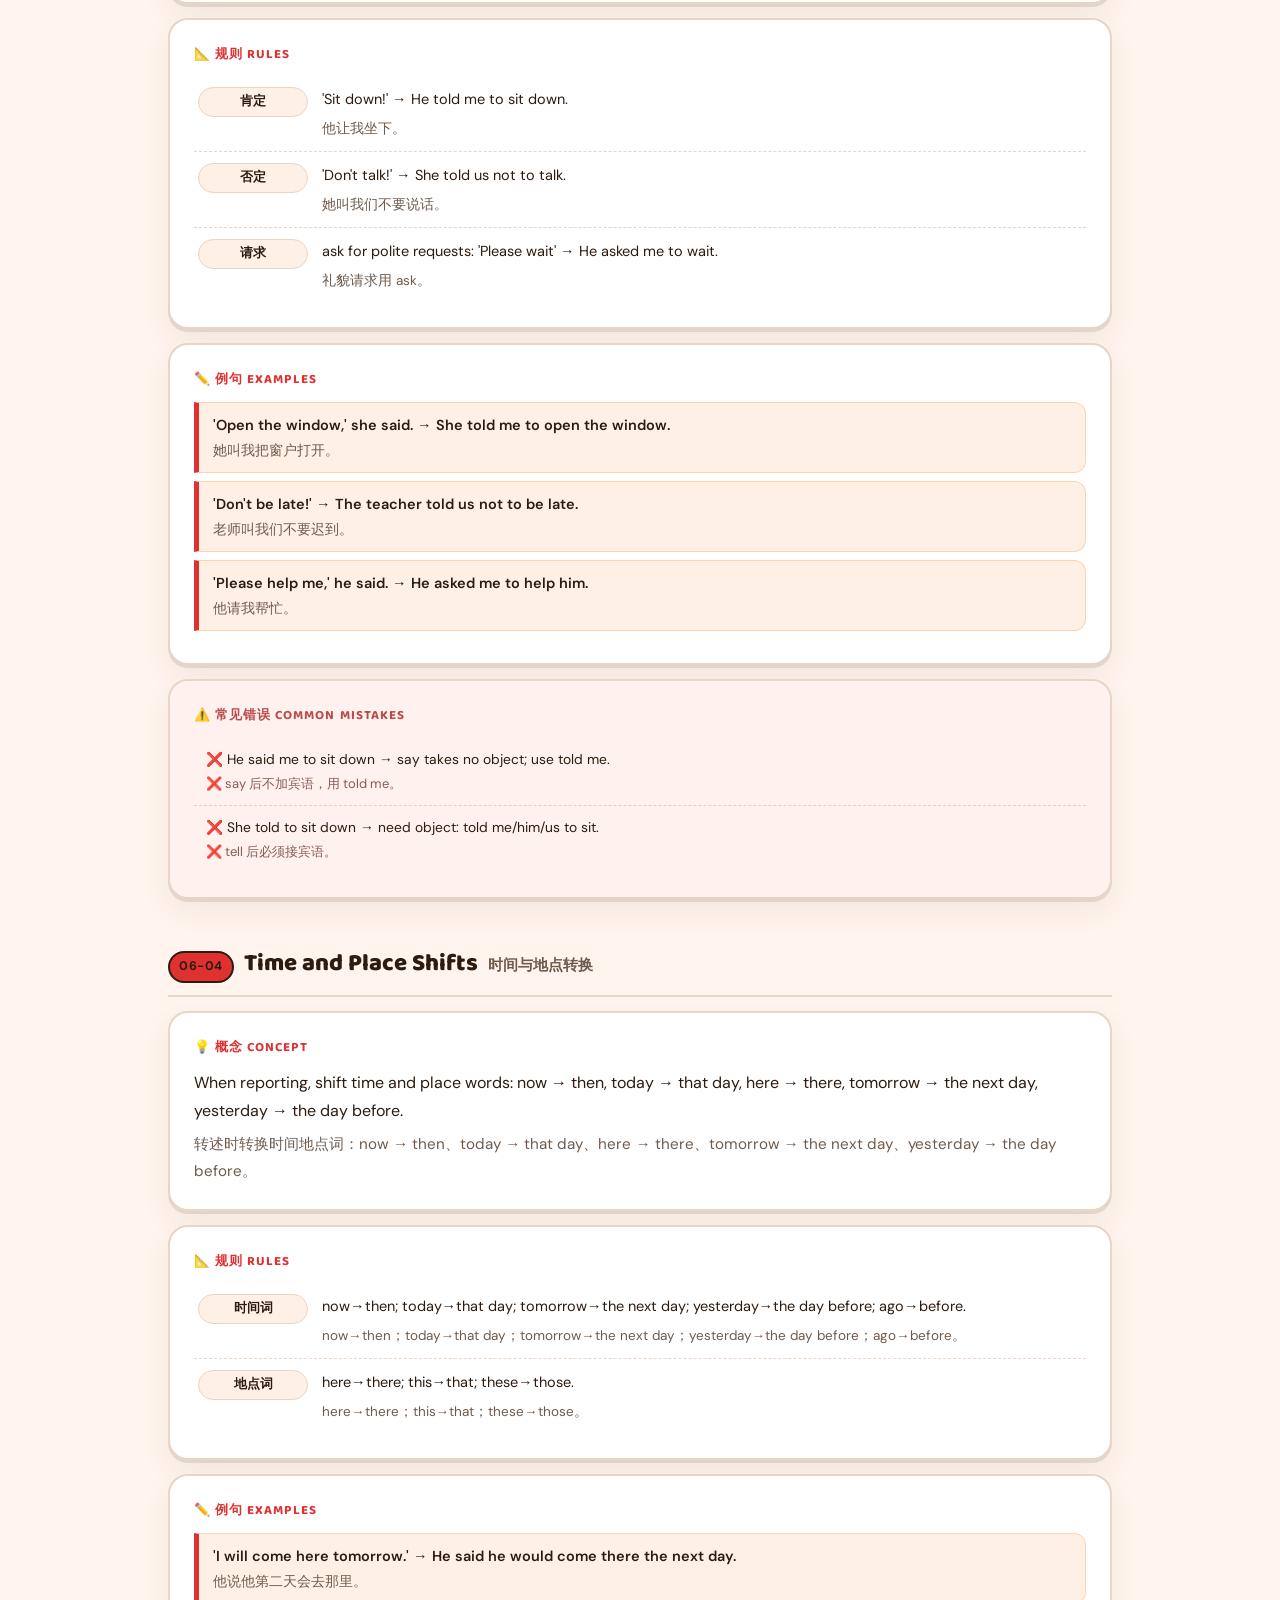
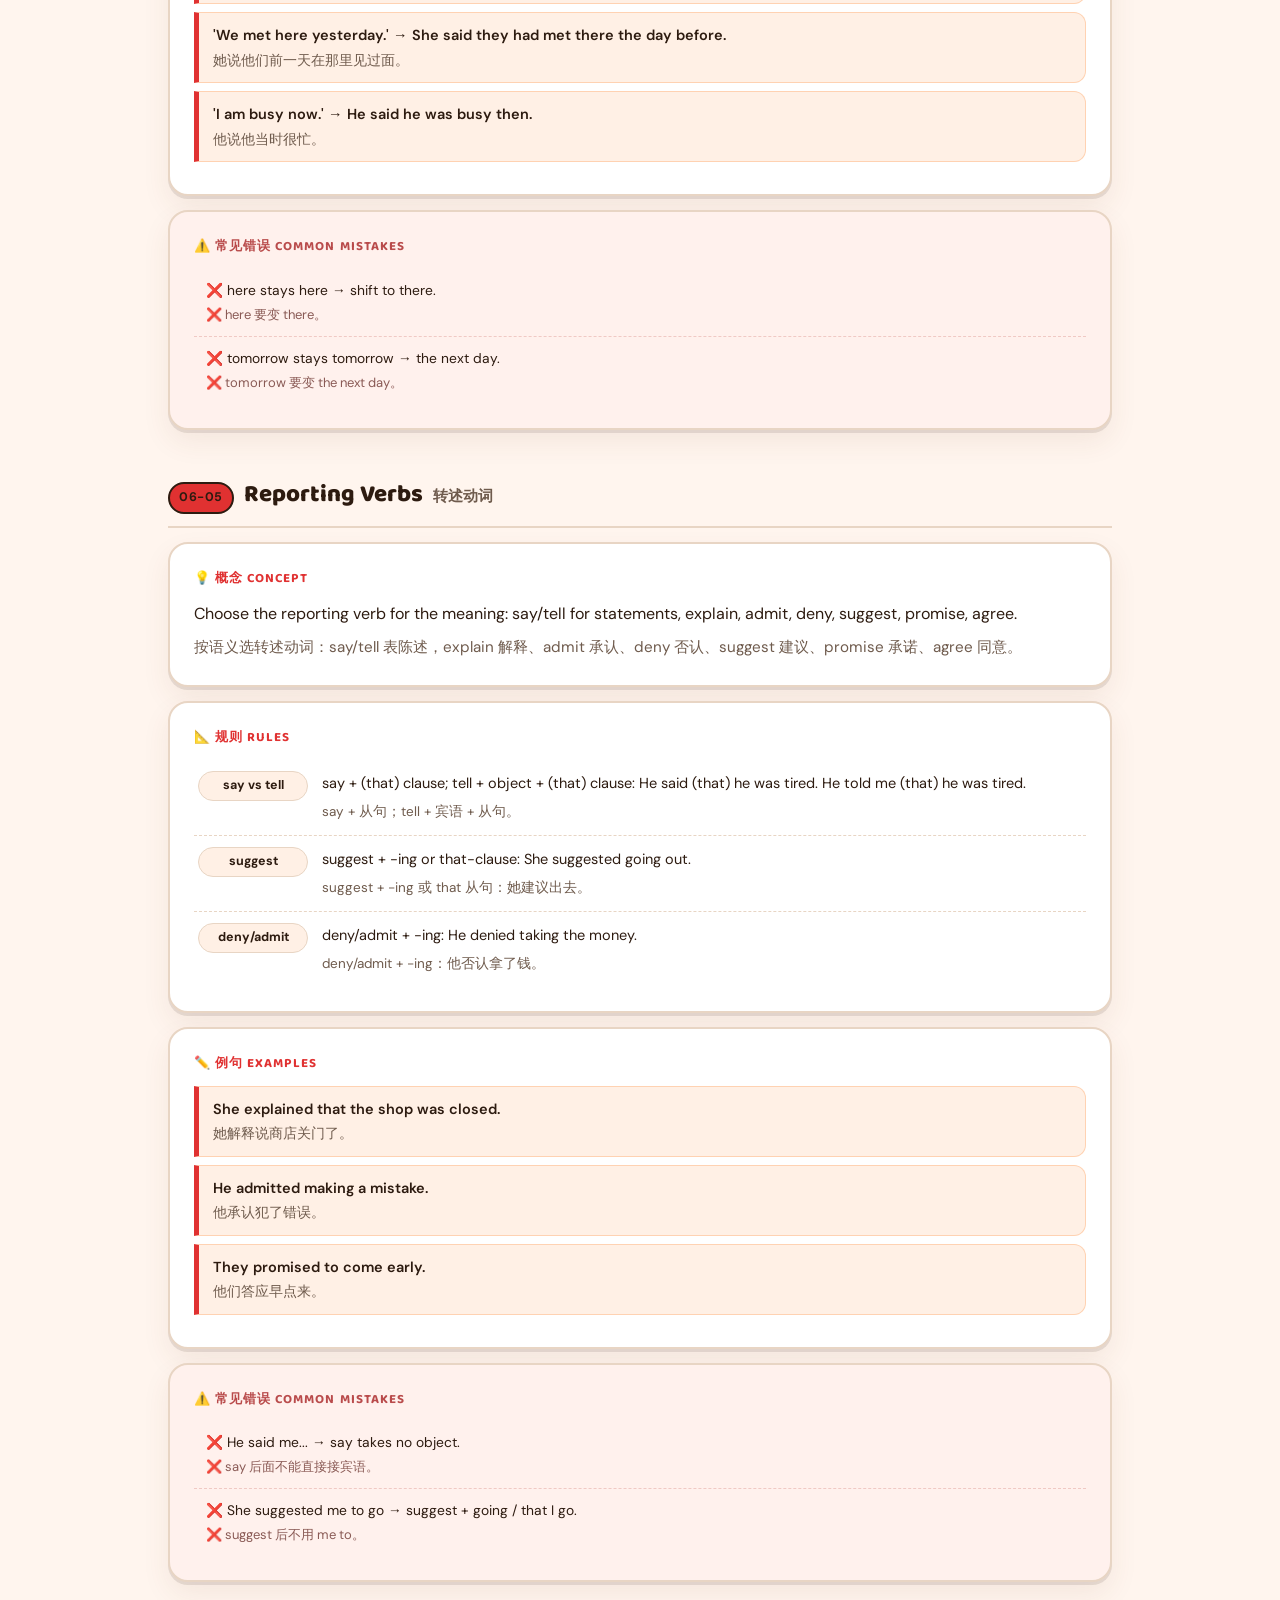
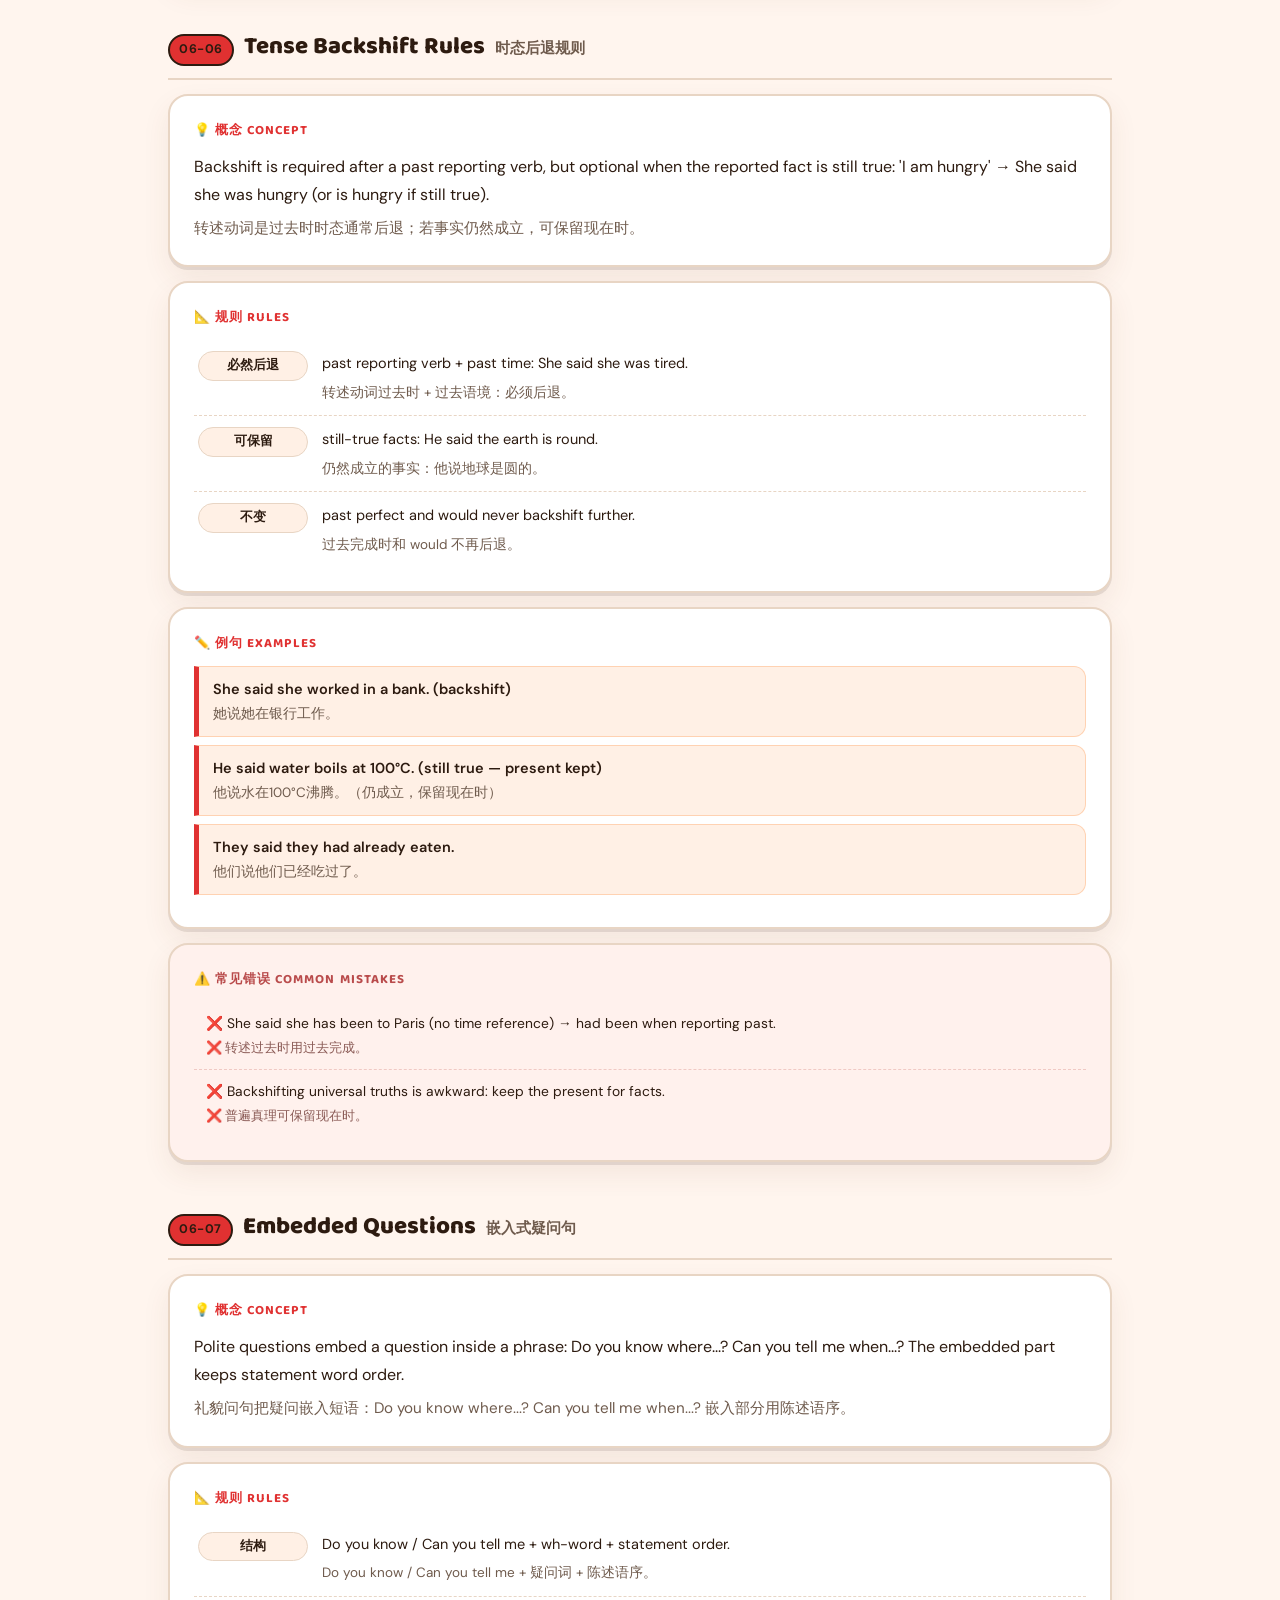
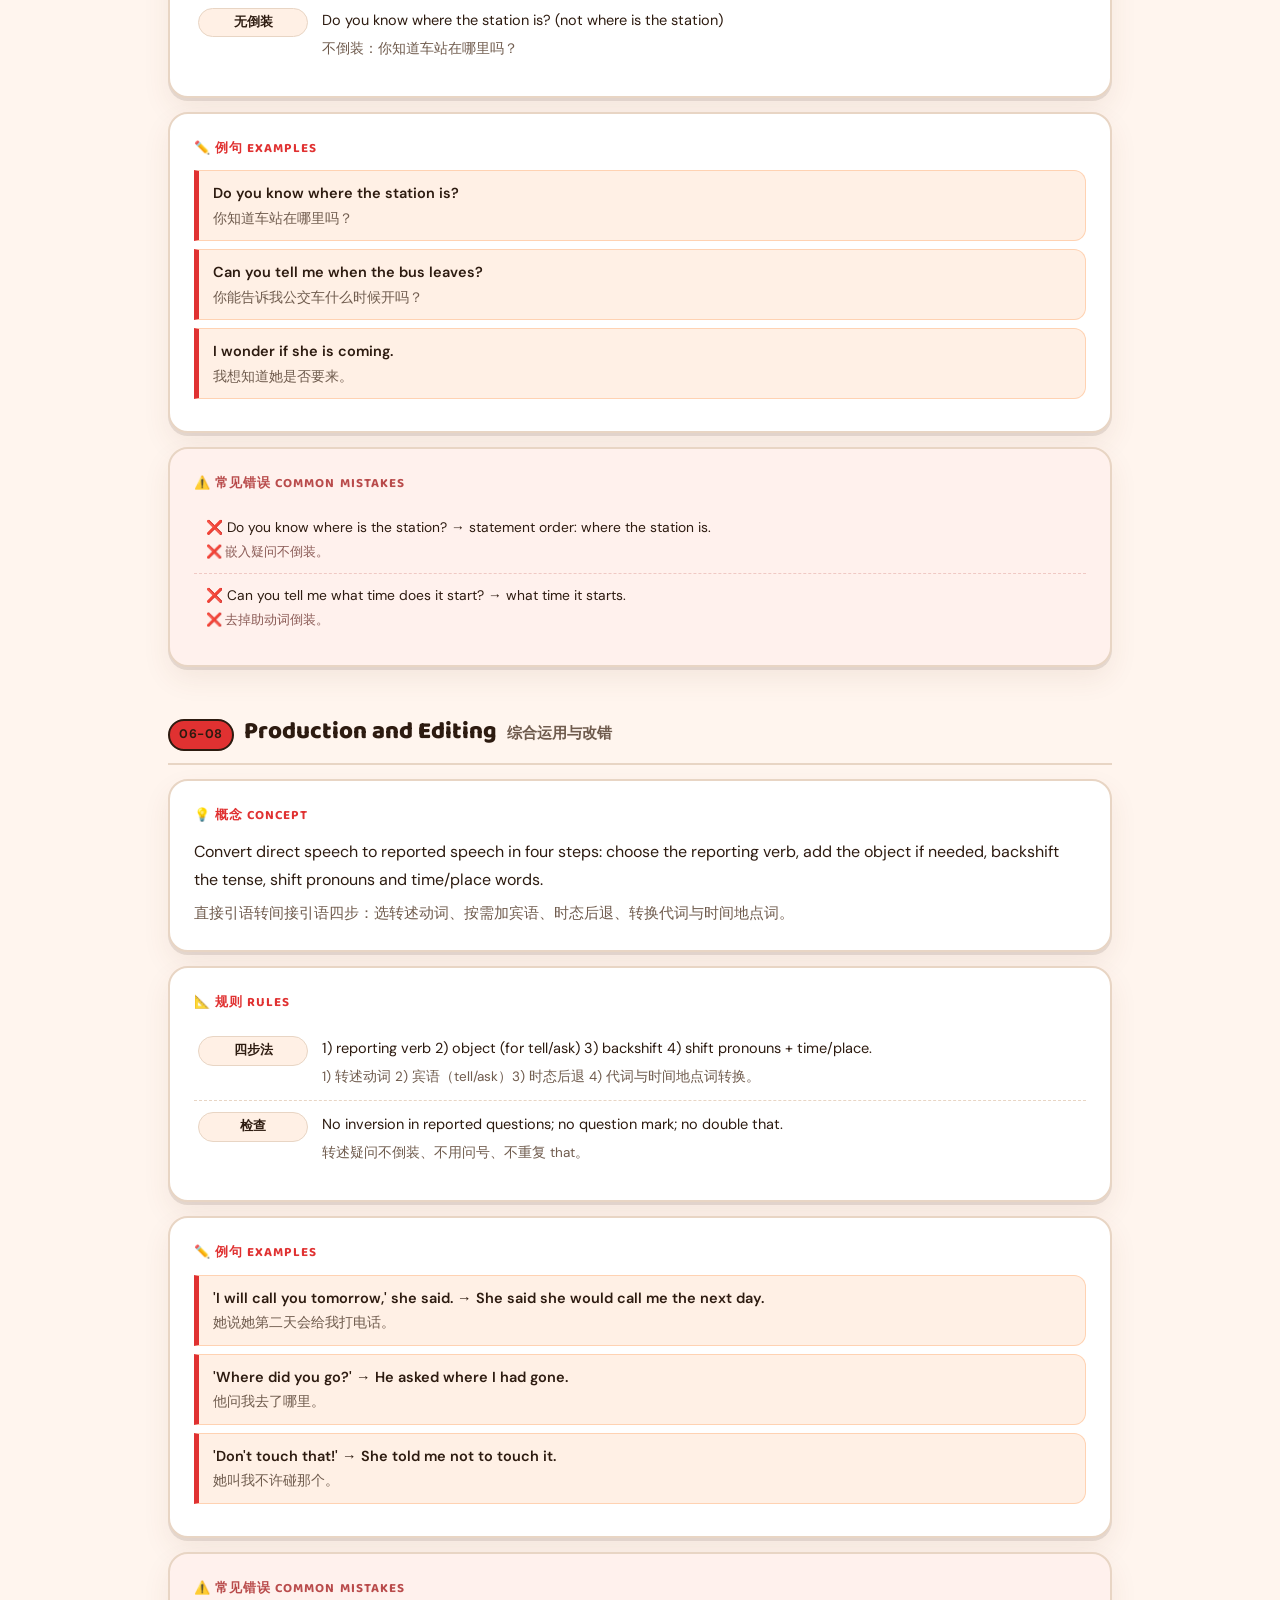
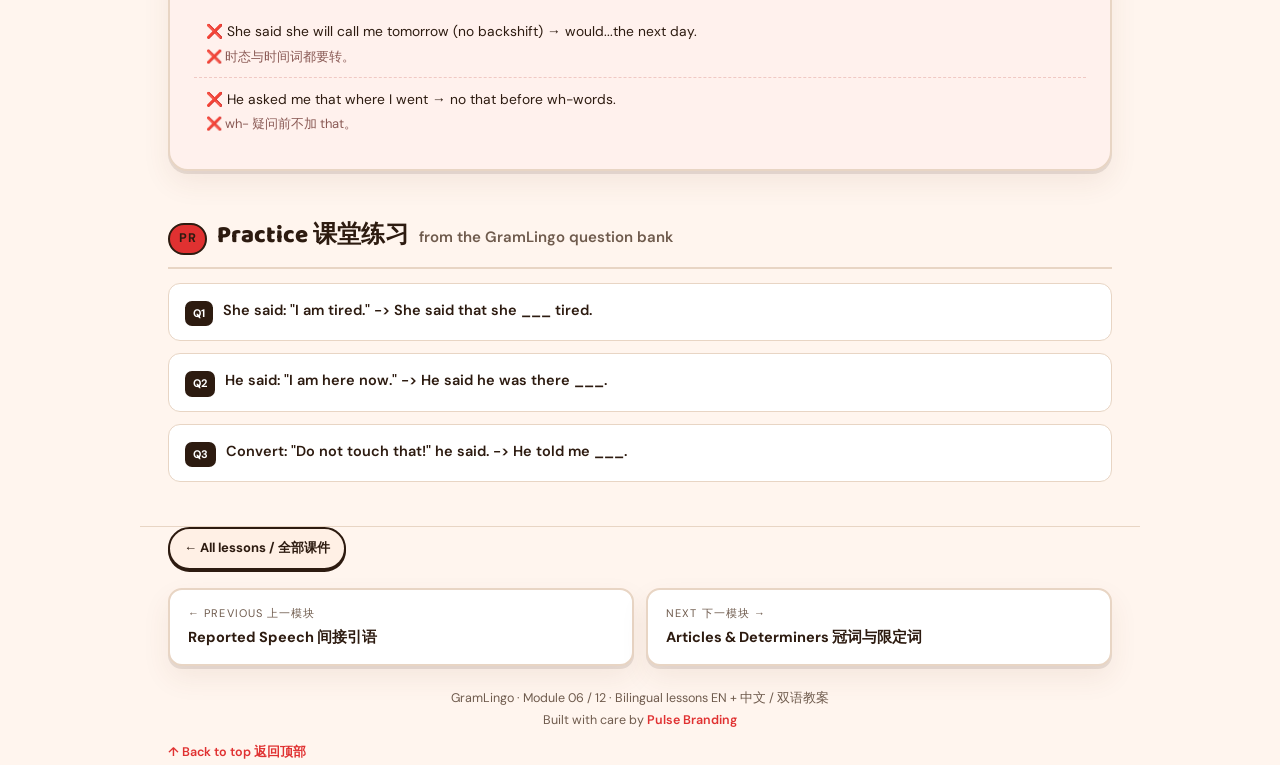
<file: reported.html>
<!DOCTYPE html>
<html lang="en">
<head>
<meta charset="UTF-8">
<meta name="viewport" content="width=device-width, initial-scale=1">
<title>Module 06 · Reported Speech — GramLingo Lessons / 语法课件</title>
<link rel="stylesheet" href="lessons.css">
</head>
<body data-accent="#E03131">
<nav class="lesson-nav" aria-label="Primary navigation">
  <a class="lesson-brand" href="index.html"><img src="assets/gramlingo-logo.webp" alt="GramLingo"></a>
  <div class="lesson-nav-links">
    <a class="lesson-nav-link" href="https://gramlingo.online/#sec-worlds">Worlds / 世界</a>
    <a class="lesson-nav-link" href="https://gramlingo.online/#sec-how">How it works / 如何学习</a>
    <a class="lesson-nav-link lesson-nav-link--active" href="index.html">Lessons / 课件</a>
    <a class="lesson-nav-link lesson-nav-link--cta" href="https://app.gramlingo.online">Start the quest / 开始冒险</a>
  </div>
</nav>
<header class="cover">
  <div class="wrap">
    <div class="kicker">GramLingo · Module 06 / 12 · 模块 06 / 12</div>
    <h1>🗣️ Reported Speech<span class="zh">间接引语</span></h1>
    <img class="cover-art" src="assets/covers/cover-reported.webp" alt="" loading="eager">
    <div class="desc">Retell statements, questions, requests, and ideas accurately and naturally.<span class="zh">准确自然地转述陈述、疑问、请求与想法。</span></div>
    <div class="objectives"><div><b>Objective 1 目标</b>Backshift tenses and change pronouns · 时态后退与代词转换</div><div><b>Objective 2 目标</b>Report questions with correct word order · 用正确语序转述疑问句</div><div><b>Objective 3 目标</b>Report commands with tell/ask + to-infinitive · 用 tell/ask + 不定式转述命令</div><div><b>Objective 4 目标</b>Shift time and place words correctly · 正确转换时间与地点词</div><div><b>Objective 5 目标</b>Choose the right reporting verb · 选择正确的转述动词</div></div>
  </div>
</header>
<nav class="toc"><div class="wrap"><a href="#reported_statements">01. Reported Statements / 转述陈述句</a><a href="#reported_questions">02. Reported Questions / 转述疑问句</a><a href="#reported_commands">03. Reported Commands / 转述命令</a><a href="#reported_time">04. Time and Place Shifts / 时间与地点转换</a><a href="#reported_verbs">05. Reporting Verbs / 转述动词</a><a href="#reported_tense">06. Tense Backshift Rules / 时态后退规则</a><a href="#reported_embedded">07. Embedded Questions / 嵌入式疑问句</a><a href="#reported_prod">08. Production and Editing / 综合运用与改错</a><a href="#practice">Practice 练习</a></div></nav>
<main class="wrap">
  
      <section class="phase" id="reported_statements">
        <div class="phase-head">
          <span class="phase-num">06-01</span>
          <h2>Reported Statements</h2>
          <span class="zh">转述陈述句</span>
        </div>
        <div class="card"><h3>💡 概念 Concept</h3><div class="concept">When reporting, move tenses back one step (backshift) and change pronouns to match the speaker's perspective.<span class="zh">转述时把时态后退一步（backshift），并把代词改为符合说话人视角的形式。</span></div></div>
        <div class="card"><h3>📐 规则 Rules</h3><div class="rules"><div class="rule"><b>时态后退</b><div class="en">present → past: 'I am tired' → She said she was tired.</div><div class="zh">现在 → 过去：她说她累了。</div></div><div class="rule"><b>过去完成不变</b><div class="en">past perfect stays: 'I had seen it' → She said she had seen it.</div><div class="zh">过去完成时不变。</div></div><div class="rule"><b>代词变化</b><div class="en">I/we → he/she/they; my → his/her; you → I/we.</div><div class="zh">I/we 变 he/she/they；my 变 his/her；you 变 I/we。</div></div></div></div>
        <div class="card"><h3>✏️ 例句 Examples</h3><div class="ex"><div class="en">He said, 'I love this city.' → He said he loved that city.</div><div class="zh">他说他喜欢那座城市。</div></div><div class="ex"><div class="en">'We are leaving now,' she said. → She said they were leaving then.</div><div class="zh">她说他们当时正要离开。</div></div><div class="ex"><div class="en">'I have finished,' Tom said. → Tom said he had finished.</div><div class="zh">汤姆说他已完成。</div></div></div>
        <div class="card mistakes"><h3>⚠️ 常见错误 Common Mistakes</h3><div class="mistake">❌ She said she is tired (no backshift when reporting past) → was tired.<span class="zh">❌ 转述过去的话要后退时态。</span></div><div class="mistake">❌ Forgetting pronoun changes: 'I' in reported speech is not always I.<span class="zh">❌ 代词要随视角变化。</span></div></div>
      </section>
      <section class="phase" id="reported_questions">
        <div class="phase-head">
          <span class="phase-num">06-02</span>
          <h2>Reported Questions</h2>
          <span class="zh">转述疑问句</span>
        </div>
        <div class="card"><h3>💡 概念 Concept</h3><div class="concept">Reported questions use statement word order (no inversion) and no question mark. Yes/no questions use if or whether.<span class="zh">转述疑问句用陈述语序（不倒装），句末不用问号。一般疑问句用 if 或 whether。</span></div></div>
        <div class="card"><h3>📐 规则 Rules</h3><div class="rules"><div class="rule"><b>一般疑问</b><div class="en">if/whether + statement order: 'Are you ready?' → He asked if I was ready.</div><div class="zh">if/whether + 陈述语序：他问我是否准备好了。</div></div><div class="rule"><b>特殊疑问</b><div class="en">wh-word + statement order: 'Where do you live?' → She asked where I lived.</div><div class="zh">疑问词 + 陈述语序：她问我住在哪里。</div></div><div class="rule"><b>无问号</b><div class="en">Reported questions end with a period.</div><div class="zh">转述疑问句以句号结尾。</div></div></div></div>
        <div class="card"><h3>✏️ 例句 Examples</h3><div class="ex"><div class="en">'Do you like tea?' → She asked if I liked tea.</div><div class="zh">她问我是否喜欢茶。</div></div><div class="ex"><div class="en">'What time is it?' → He asked what time it was.</div><div class="zh">他问几点了。</div></div><div class="ex"><div class="en">'Can you help me?' → They asked whether I could help them.</div><div class="zh">他们问我能否帮忙。</div></div></div>
        <div class="card mistakes"><h3>⚠️ 常见错误 Common Mistakes</h3><div class="mistake">❌ He asked where did I live → no inversion: where I lived.<span class="zh">❌ 转述疑问不倒装。</span></div><div class="mistake">❌ She asked do you like tea → keep original words; use if + past.<span class="zh">❌ 不要照抄原问句结构。</span></div></div>
      </section>
      <section class="phase" id="reported_commands">
        <div class="phase-head">
          <span class="phase-num">06-03</span>
          <h2>Reported Commands</h2>
          <span class="zh">转述命令</span>
        </div>
        <div class="card"><h3>💡 概念 Concept</h3><div class="concept">Commands and requests become tell/ask + object + to-infinitive. Negative commands use not to.<span class="zh">命令与请求变为 tell/ask + 宾语 + to 不定式。否定命令用 not to。</span></div></div>
        <div class="card"><h3>📐 规则 Rules</h3><div class="rules"><div class="rule"><b>肯定</b><div class="en">'Sit down!' → He told me to sit down.</div><div class="zh">他让我坐下。</div></div><div class="rule"><b>否定</b><div class="en">'Don't talk!' → She told us not to talk.</div><div class="zh">她叫我们不要说话。</div></div><div class="rule"><b>请求</b><div class="en">ask for polite requests: 'Please wait' → He asked me to wait.</div><div class="zh">礼貌请求用 ask。</div></div></div></div>
        <div class="card"><h3>✏️ 例句 Examples</h3><div class="ex"><div class="en">'Open the window,' she said. → She told me to open the window.</div><div class="zh">她叫我把窗户打开。</div></div><div class="ex"><div class="en">'Don't be late!' → The teacher told us not to be late.</div><div class="zh">老师叫我们不要迟到。</div></div><div class="ex"><div class="en">'Please help me,' he said. → He asked me to help him.</div><div class="zh">他请我帮忙。</div></div></div>
        <div class="card mistakes"><h3>⚠️ 常见错误 Common Mistakes</h3><div class="mistake">❌ He said me to sit down → say takes no object; use told me.<span class="zh">❌ say 后不加宾语，用 told me。</span></div><div class="mistake">❌ She told to sit down → need object: told me/him/us to sit.<span class="zh">❌ tell 后必须接宾语。</span></div></div>
      </section>
      <section class="phase" id="reported_time">
        <div class="phase-head">
          <span class="phase-num">06-04</span>
          <h2>Time and Place Shifts</h2>
          <span class="zh">时间与地点转换</span>
        </div>
        <div class="card"><h3>💡 概念 Concept</h3><div class="concept">When reporting, shift time and place words: now → then, today → that day, here → there, tomorrow → the next day, yesterday → the day before.<span class="zh">转述时转换时间地点词：now → then、today → that day、here → there、tomorrow → the next day、yesterday → the day before。</span></div></div>
        <div class="card"><h3>📐 规则 Rules</h3><div class="rules"><div class="rule"><b>时间词</b><div class="en">now→then; today→that day; tomorrow→the next day; yesterday→the day before; ago→before.</div><div class="zh">now→then；today→that day；tomorrow→the next day；yesterday→the day before；ago→before。</div></div><div class="rule"><b>地点词</b><div class="en">here→there; this→that; these→those.</div><div class="zh">here→there；this→that；these→those。</div></div></div></div>
        <div class="card"><h3>✏️ 例句 Examples</h3><div class="ex"><div class="en">'I will come here tomorrow.' → He said he would come there the next day.</div><div class="zh">他说他第二天会去那里。</div></div><div class="ex"><div class="en">'We met here yesterday.' → She said they had met there the day before.</div><div class="zh">她说他们前一天在那里见过面。</div></div><div class="ex"><div class="en">'I am busy now.' → He said he was busy then.</div><div class="zh">他说他当时很忙。</div></div></div>
        <div class="card mistakes"><h3>⚠️ 常见错误 Common Mistakes</h3><div class="mistake">❌ here stays here → shift to there.<span class="zh">❌ here 要变 there。</span></div><div class="mistake">❌ tomorrow stays tomorrow → the next day.<span class="zh">❌ tomorrow 要变 the next day。</span></div></div>
      </section>
      <section class="phase" id="reported_verbs">
        <div class="phase-head">
          <span class="phase-num">06-05</span>
          <h2>Reporting Verbs</h2>
          <span class="zh">转述动词</span>
        </div>
        <div class="card"><h3>💡 概念 Concept</h3><div class="concept">Choose the reporting verb for the meaning: say/tell for statements, explain, admit, deny, suggest, promise, agree.<span class="zh">按语义选转述动词：say/tell 表陈述，explain 解释、admit 承认、deny 否认、suggest 建议、promise 承诺、agree 同意。</span></div></div>
        <div class="card"><h3>📐 规则 Rules</h3><div class="rules"><div class="rule"><b>say vs tell</b><div class="en">say + (that) clause; tell + object + (that) clause: He said (that) he was tired. He told me (that) he was tired.</div><div class="zh">say + 从句；tell + 宾语 + 从句。</div></div><div class="rule"><b>suggest</b><div class="en">suggest + -ing or that-clause: She suggested going out.</div><div class="zh">suggest + -ing 或 that 从句：她建议出去。</div></div><div class="rule"><b>deny/admit</b><div class="en">deny/admit + -ing: He denied taking the money.</div><div class="zh">deny/admit + -ing：他否认拿了钱。</div></div></div></div>
        <div class="card"><h3>✏️ 例句 Examples</h3><div class="ex"><div class="en">She explained that the shop was closed.</div><div class="zh">她解释说商店关门了。</div></div><div class="ex"><div class="en">He admitted making a mistake.</div><div class="zh">他承认犯了错误。</div></div><div class="ex"><div class="en">They promised to come early.</div><div class="zh">他们答应早点来。</div></div></div>
        <div class="card mistakes"><h3>⚠️ 常见错误 Common Mistakes</h3><div class="mistake">❌ He said me... → say takes no object.<span class="zh">❌ say 后面不能直接接宾语。</span></div><div class="mistake">❌ She suggested me to go → suggest + going / that I go.<span class="zh">❌ suggest 后不用 me to。</span></div></div>
      </section>
      <section class="phase" id="reported_tense">
        <div class="phase-head">
          <span class="phase-num">06-06</span>
          <h2>Tense Backshift Rules</h2>
          <span class="zh">时态后退规则</span>
        </div>
        <div class="card"><h3>💡 概念 Concept</h3><div class="concept">Backshift is required after a past reporting verb, but optional when the reported fact is still true: 'I am hungry' → She said she was hungry (or is hungry if still true).<span class="zh">转述动词是过去时时态通常后退；若事实仍然成立，可保留现在时。</span></div></div>
        <div class="card"><h3>📐 规则 Rules</h3><div class="rules"><div class="rule"><b>必然后退</b><div class="en">past reporting verb + past time: She said she was tired.</div><div class="zh">转述动词过去时 + 过去语境：必须后退。</div></div><div class="rule"><b>可保留</b><div class="en">still-true facts: He said the earth is round.</div><div class="zh">仍然成立的事实：他说地球是圆的。</div></div><div class="rule"><b>不变</b><div class="en">past perfect and would never backshift further.</div><div class="zh">过去完成时和 would 不再后退。</div></div></div></div>
        <div class="card"><h3>✏️ 例句 Examples</h3><div class="ex"><div class="en">She said she worked in a bank. (backshift)</div><div class="zh">她说她在银行工作。</div></div><div class="ex"><div class="en">He said water boils at 100°C. (still true — present kept)</div><div class="zh">他说水在100°C沸腾。（仍成立，保留现在时）</div></div><div class="ex"><div class="en">They said they had already eaten.</div><div class="zh">他们说他们已经吃过了。</div></div></div>
        <div class="card mistakes"><h3>⚠️ 常见错误 Common Mistakes</h3><div class="mistake">❌ She said she has been to Paris (no time reference) → had been when reporting past.<span class="zh">❌ 转述过去时用过去完成。</span></div><div class="mistake">❌ Backshifting universal truths is awkward: keep the present for facts.<span class="zh">❌ 普遍真理可保留现在时。</span></div></div>
      </section>
      <section class="phase" id="reported_embedded">
        <div class="phase-head">
          <span class="phase-num">06-07</span>
          <h2>Embedded Questions</h2>
          <span class="zh">嵌入式疑问句</span>
        </div>
        <div class="card"><h3>💡 概念 Concept</h3><div class="concept">Polite questions embed a question inside a phrase: Do you know where...? Can you tell me when...? The embedded part keeps statement word order.<span class="zh">礼貌问句把疑问嵌入短语：Do you know where...? Can you tell me when...? 嵌入部分用陈述语序。</span></div></div>
        <div class="card"><h3>📐 规则 Rules</h3><div class="rules"><div class="rule"><b>结构</b><div class="en">Do you know / Can you tell me + wh-word + statement order.</div><div class="zh">Do you know / Can you tell me + 疑问词 + 陈述语序。</div></div><div class="rule"><b>无倒装</b><div class="en">Do you know where the station is? (not where is the station)</div><div class="zh">不倒装：你知道车站在哪里吗？</div></div></div></div>
        <div class="card"><h3>✏️ 例句 Examples</h3><div class="ex"><div class="en">Do you know where the station is?</div><div class="zh">你知道车站在哪里吗？</div></div><div class="ex"><div class="en">Can you tell me when the bus leaves?</div><div class="zh">你能告诉我公交车什么时候开吗？</div></div><div class="ex"><div class="en">I wonder if she is coming.</div><div class="zh">我想知道她是否要来。</div></div></div>
        <div class="card mistakes"><h3>⚠️ 常见错误 Common Mistakes</h3><div class="mistake">❌ Do you know where is the station? → statement order: where the station is.<span class="zh">❌ 嵌入疑问不倒装。</span></div><div class="mistake">❌ Can you tell me what time does it start? → what time it starts.<span class="zh">❌ 去掉助动词倒装。</span></div></div>
      </section>
      <section class="phase" id="reported_prod">
        <div class="phase-head">
          <span class="phase-num">06-08</span>
          <h2>Production and Editing</h2>
          <span class="zh">综合运用与改错</span>
        </div>
        <div class="card"><h3>💡 概念 Concept</h3><div class="concept">Convert direct speech to reported speech in four steps: choose the reporting verb, add the object if needed, backshift the tense, shift pronouns and time/place words.<span class="zh">直接引语转间接引语四步：选转述动词、按需加宾语、时态后退、转换代词与时间地点词。</span></div></div>
        <div class="card"><h3>📐 规则 Rules</h3><div class="rules"><div class="rule"><b>四步法</b><div class="en">1) reporting verb 2) object (for tell/ask) 3) backshift 4) shift pronouns + time/place.</div><div class="zh">1) 转述动词 2) 宾语（tell/ask）3) 时态后退 4) 代词与时间地点词转换。</div></div><div class="rule"><b>检查</b><div class="en">No inversion in reported questions; no question mark; no double that.</div><div class="zh">转述疑问不倒装、不用问号、不重复 that。</div></div></div></div>
        <div class="card"><h3>✏️ 例句 Examples</h3><div class="ex"><div class="en">'I will call you tomorrow,' she said. → She said she would call me the next day.</div><div class="zh">她说她第二天会给我打电话。</div></div><div class="ex"><div class="en">'Where did you go?' → He asked where I had gone.</div><div class="zh">他问我去了哪里。</div></div><div class="ex"><div class="en">'Don't touch that!' → She told me not to touch it.</div><div class="zh">她叫我不许碰那个。</div></div></div>
        <div class="card mistakes"><h3>⚠️ 常见错误 Common Mistakes</h3><div class="mistake">❌ She said she will call me tomorrow (no backshift) → would...the next day.<span class="zh">❌ 时态与时间词都要转。</span></div><div class="mistake">❌ He asked me that where I went → no that before wh-words.<span class="zh">❌ wh- 疑问前不加 that。</span></div></div>
      </section>
  
      <section class="phase practice" id="practice">
        <div class="phase-head"><span class="phase-num">PR</span><h2>Practice 课堂练习</h2><span class="zh">from the GramLingo question bank</span></div>
        
        <div class="p-q">
          <details>
            <summary><span class="qnum">Q1</span><span class="qtext">She said: "I am tired." -&gt; She said that she ___ tired.</span></summary>
            <div class="opts"><button type="button" class="opt" aria-pressed="false">is</button><button type="button" class="opt right" aria-pressed="false">was</button><button type="button" class="opt" aria-pressed="false">has been</button><button type="button" class="opt" aria-pressed="false">will be</button></div>
            <div class="hint">Tap an option to reveal the answer · 点击选项查看答案</div>
          </details>
        </div>
        <div class="p-q">
          <details>
            <summary><span class="qnum">Q2</span><span class="qtext">He said: "I am here now." -&gt; He said he was there ___.</span></summary>
            <div class="opts"><button type="button" class="opt" aria-pressed="false">now</button><button type="button" class="opt right" aria-pressed="false">then</button><button type="button" class="opt" aria-pressed="false">here</button><button type="button" class="opt" aria-pressed="false">today</button></div>
            <div class="hint">Tap an option to reveal the answer · 点击选项查看答案</div>
          </details>
        </div>
        <div class="p-q">
          <details>
            <summary><span class="qnum">Q3</span><span class="qtext">Convert: "Do not touch that!" he said. -&gt; He told me ___.</span></summary>
            <div class="opts"><button type="button" class="opt" aria-pressed="false">do not touch that</button><button type="button" class="opt right" aria-pressed="false">not to touch that</button><button type="button" class="opt" aria-pressed="false">to not touch that</button><button type="button" class="opt" aria-pressed="false">not touching that</button></div>
            <div class="hint">Tap an option to reveal the answer · 点击选项查看答案</div>
          </details>
        </div>
      </section>
</main>
<footer class="wrap">
  <a class="hub-link" href="index.html">← All lessons / 全部课件</a>
  <div class="nav-prev-next"><a href="reported.html"><div class="dir">← Previous 上一模块</div><div class="t">Reported Speech 间接引语</div></a><a href="determiners.html"><div class="dir">Next 下一模块 →</div><div class="t">Articles &amp; Determiners 冠词与限定词</div></a></div>
  <div class="credit">GramLingo · Module 06 / 12 · Bilingual lessons EN + 中文 / 双语教案<br>Built with care by <a href="https://pulse-branding.com">Pulse Branding</a></div>
  <a class="toplink" href="#top">↑ Back to top 返回顶部</a>
</footer>
<script>
document.documentElement.style.setProperty('--accent', document.body.dataset.accent);
document.querySelectorAll('.practice .opt').forEach(function (button) {
  button.addEventListener('click', function () {
    var group = button.closest('.opts');
    group.querySelectorAll('.opt').forEach(function (option) {
      option.setAttribute('aria-pressed', option === button ? 'true' : 'false');
    });
  });
});
var links=[].slice.call(document.querySelectorAll('.toc a'));
var secs=links.map(function(a){return document.querySelector(a.getAttribute('href'));});
window.addEventListener('scroll',function(){
  var y=window.scrollY+90,best=-1;
  secs.forEach(function(s,i){if(s&&s.offsetTop<=y)best=i;});
  links.forEach(function(a,i){a.classList.toggle('on',i===best);});
},{passive:true});
</script>
</body>
</html>
</file>
<file: lessons.css>
:root{
  --ink:#1b2420; --ink2:#5b6b62; --line:#e6ebe7; --bg:#fbfcfa; --card:#fff;
  --accent:#6aa72e; --accent-soft:#eef6e4; --warn:#b3261e; --warn-soft:#fdf0ee;
  --radius:16px; --shadow:0 1px 2px rgba(20,40,20,.05),0 8px 24px rgba(20,40,20,.06);
}
*{box-sizing:border-box;margin:0;padding:0}
html{scroll-behavior:smooth}
body{
  font-family:-apple-system,BlinkMacSystemFont,"Segoe UI",Roboto,"PingFang SC","Hiragino Sans GB","Microsoft YaHei","Noto Sans CJK SC",sans-serif;
  background:var(--bg);color:var(--ink);line-height:1.75;-webkit-font-smoothing:antialiased;
}
.wrap{max-width:1000px;margin:0 auto;padding:0 clamp(14px,4vw,28px)}

/* cover */
.cover{
  background:linear-gradient(135deg,var(--accent),color-mix(in srgb,var(--accent) 55%,#000 18%));
  color:#fff;border-radius:0 0 28px 28px;padding:clamp(36px,7vw,72px) 0 clamp(28px,5vw,48px);
  position:relative;overflow:hidden;
}
.cover::after{content:"";position:absolute;right:-80px;top:-80px;width:min(260px,38vw);height:min(260px,38vw);border-radius:50%;background:rgba(255,255,255,.10)}
.kicker{font-size:12.5px;letter-spacing:.14em;text-transform:uppercase;opacity:.85;margin-bottom:14px;font-weight:600}
.cover h1{font-size:clamp(26px,5vw,40px);line-height:1.25;font-weight:800;letter-spacing:-.01em}
.cover h1 .zh{display:block;font-size:.62em;font-weight:600;opacity:.9;margin-top:6px}
.cover .desc{margin-top:16px;max-width:640px;font-size:clamp(14px,2.4vw,16.5px);opacity:.95}
.cover .desc .zh{display:block;opacity:.82;font-size:.95em;margin-top:4px}
.objectives{margin-top:24px;display:grid;gap:10px;grid-template-columns:repeat(auto-fit,minmax(230px,1fr))}
.objectives div{background:rgba(255,255,255,.14);border:1px solid rgba(255,255,255,.22);border-radius:12px;padding:10px 14px;font-size:13.5px;backdrop-filter:blur(4px)}
.objectives b{display:block;font-size:11px;letter-spacing:.1em;text-transform:uppercase;opacity:.75;margin-bottom:2px}

/* toc */
.toc{position:sticky;top:0;z-index:50;background:rgba(251,252,250,.92);backdrop-filter:blur(10px);border-bottom:1px solid var(--line)}
.toc .wrap{display:flex;gap:8px;overflow-x:auto;padding-top:10px;padding-bottom:10px;scrollbar-width:none}
.toc .wrap::-webkit-scrollbar{display:none}
.toc a{white-space:nowrap;font-size:12.5px;font-weight:600;color:var(--ink2);text-decoration:none;border:1px solid var(--line);background:var(--card);border-radius:999px;padding:5px 13px;transition:.15s}
.toc a:hover{border-color:var(--accent);color:var(--accent)}
.toc a.on{background:var(--accent);border-color:var(--accent);color:#fff}

/* sections */
main{padding:clamp(24px,5vw,44px) 0 20px}
.phase{scroll-margin-top:64px;margin-bottom:clamp(28px,5vw,44px)}
.phase-head{display:flex;align-items:baseline;gap:10px;margin-bottom:14px;border-bottom:2px solid var(--line);padding-bottom:10px}
.phase-num{flex:none;background:var(--accent);color:#fff;font-weight:800;font-size:12.5px;border-radius:8px;padding:3px 9px;letter-spacing:.04em}
.phase-head h2{font-size:clamp(19px,3.2vw,24px);font-weight:800}
.phase-head .zh{font-size:clamp(13px,2vw,15px);color:var(--ink2);font-weight:600}

.card{background:var(--card);border:1px solid var(--line);border-radius:var(--radius);box-shadow:var(--shadow);padding:clamp(16px,3vw,24px);margin-bottom:14px}
.card h3{font-size:13px;letter-spacing:.08em;text-transform:uppercase;color:var(--accent);margin-bottom:10px;display:flex;align-items:center;gap:8px}
.concept{font-size:clamp(14.5px,2.6vw,16px)}
.concept .zh{display:block;color:var(--ink2);margin-top:6px;font-size:.95em}

.rules{display:grid;gap:0}
.rule{display:grid;grid-template-columns:110px 1fr;gap:4px 14px;padding:11px 4px;border-bottom:1px dashed var(--line)}
.rule:last-child{border-bottom:0}
.rule b{grid-column:1;grid-row:1/3;font-size:12.5px;color:var(--accent);background:var(--accent-soft);align-self:start;border-radius:8px;padding:3px 10px;text-align:center}
.rule .en{font-size:14.5px}
.rule .zh{color:var(--ink2);font-size:13.5px}

.ex{border-left:3px solid var(--accent);padding:10px 14px;background:var(--accent-soft);border-radius:0 10px 10px 0;margin-bottom:8px}
.ex .en{font-weight:600;font-size:14.5px}
.ex .zh{color:var(--ink2);font-size:13.5px}

.mistakes{background:var(--warn-soft);border:1px solid #f3d3cf}
.mistakes h3{color:var(--warn)}
.mistake{padding:9px 12px;border-bottom:1px dashed #f0c9c4;font-size:13.8px}
.mistake:last-child{border-bottom:0}
.mistake .zh{display:block;color:#8a5a55;font-size:13px;margin-top:2px}

/* practice */
.practice .p-q{margin-bottom:12px;border:1px solid var(--line);border-radius:12px;overflow:hidden;background:var(--card)}
.practice details summary{cursor:pointer;list-style:none;padding:14px 16px;display:flex;gap:10px;align-items:flex-start}
.practice details summary::-webkit-details-marker{display:none}
.practice details[open] summary{border-bottom:1px dashed var(--line)}
.practice .qnum{flex:none;background:var(--ink);color:#fff;font-size:11px;font-weight:700;border-radius:7px;padding:3px 8px;margin-top:3px}
.practice .qtext{font-size:14.5px;font-weight:600}
.practice .opts{padding:8px 16px 14px}
.practice .opt{display:block;width:100%;text-align:left;font:inherit;font-size:13.8px;padding:7px 10px;border-radius:8px;margin-top:6px;background:#f4f7f4;border:1px solid var(--line);cursor:pointer}
.practice .opt:focus-visible,.toc a:focus-visible,.nav-prev-next a:focus-visible,.toplink:focus-visible{outline:3px solid #1b2420;outline-offset:2px}
.practice .opt[aria-pressed="true"]{border-color:var(--accent);box-shadow:0 0 0 2px color-mix(in srgb,var(--accent) 25%,transparent)}
.practice .opt.right{background:#e8f5dc;border-color:#b7d992;font-weight:700}
.practice .opt.right::after{content:" ✓ correct";color:#1e7a34;font-size:12px;font-weight:700}
.practice .hint{padding:10px 16px;font-size:12.5px;color:var(--ink2);border-top:1px dashed var(--line);background:#fafcfa}

/* footer */
footer{border-top:1px solid var(--line);margin-top:20px;padding:26px 0 40px}
.nav-prev-next{display:flex;gap:12px;flex-wrap:wrap;margin-bottom:22px}
.nav-prev-next a{flex:1;min-width:200px;background:var(--card);border:1px solid var(--line);border-radius:14px;padding:14px 18px;text-decoration:none;color:var(--ink);box-shadow:var(--shadow);transition:.15s}
.nav-prev-next a:hover{border-color:var(--accent);transform:translateY(-1px)}
.nav-prev-next .dir{font-size:11px;letter-spacing:.1em;text-transform:uppercase;color:var(--ink2)}
.nav-prev-next .t{font-weight:700;font-size:14.5px;margin-top:2px}
.credit{font-size:12.5px;color:var(--ink2);text-align:center}
.credit a{color:var(--accent);text-decoration:none;font-weight:600}
.toplink{display:inline-block;margin-top:10px;font-size:12.5px;color:var(--accent);text-decoration:none;font-weight:600}

@media print{
  .toc,footer .nav-prev-next,.toplink{display:none}
  body{background:#fff}
  .cover{border-radius:0}
  .phase{page-break-inside:avoid}
}
@media (max-width:640px){
  .rule{grid-template-columns:1fr}
  .rule b{grid-row:auto;justify-self:start;margin-bottom:2px}
  .objectives{grid-template-columns:1fr}
}

/* GramLingo landing-page visual language */
@font-face{font-family:Baloo2;src:url('assets/fonts/baloo2-latin.woff2') format('woff2');font-weight:600 800;font-display:swap}
@font-face{font-family:DMSans;src:url('assets/fonts/dmsans-latin.woff2') format('woff2');font-weight:400 700;font-display:swap}
:root{--ink:#2d1b10;--ink2:#6f5b4d;--line:#e8d5c4;--bg:#fff5ee;--card:#fff;--accent:#ff8c42;--accent-soft:#fff0e5;--warn:#b94b4b;--warn-soft:#fff1ed;--radius:20px;--shadow:0 3px 0 rgba(45,27,16,.1),0 12px 28px rgba(117,70,40,.08);--ease-bounce:cubic-bezier(.34,1.56,.64,1)}
body{font-family:DMSans,-apple-system,BlinkMacSystemFont,"Segoe UI","PingFang SC","Microsoft YaHei",sans-serif;background:var(--bg);color:var(--ink)}
h1,h2,h3{font-family:Baloo2,DMSans,sans-serif}
.cover{background:linear-gradient(135deg,#ff8c42,#e86f35);color:var(--ink);border-radius:0 0 32px 32px}
.cover::after{right:clamp(18px,9vw,120px);top:28px;width:130px;height:130px;background:url('assets/gramlingo-logo.png') center/contain no-repeat;opacity:.95;transform:rotate(5deg)}
.cover::before{content:"";position:absolute;inset:auto -80px -130px auto;width:340px;height:340px;border-radius:50%;background:rgba(255,255,255,.2)}
.cover h1{font-size:clamp(30px,5vw,48px);line-height:1.1}
.objectives div{background:rgba(255,255,255,.55);border:2px solid rgba(45,27,16,.12);border-radius:14px;box-shadow:0 3px 0 rgba(45,27,16,.08)}
.toc{background:rgba(255,250,246,.94);border-color:var(--line)}
.toc a{border:2px solid var(--line)}
.toc a.on{background:var(--accent);border-color:var(--ink);color:var(--ink)}
.phase-num{background:var(--accent);color:var(--ink);border:2px solid var(--ink);border-radius:999px}
.card{border:2px solid var(--line);box-shadow:var(--shadow)}
.rule b{color:var(--ink);background:var(--accent-soft);border:1px solid var(--line);border-radius:999px}
.ex{border:1px solid #ffd2b2;border-left:5px solid var(--accent);background:var(--accent-soft);border-radius:0 12px 12px 0}
.practice .opt{background:#fffaf6;border:2px solid var(--line);border-radius:10px}
.practice .opt[aria-pressed="true"]{border-color:var(--accent);box-shadow:0 0 0 3px rgba(255,140,66,.22)}
.nav-prev-next a{border:2px solid var(--line)}
@media (max-width:640px){.cover::after{right:12px;top:20px;width:84px;height:84px;opacity:.7}}
.hub .cover{padding-bottom:clamp(34px,6vw,58px)}
.hub .cover h1{max-width:none}
.hub .cover .sub{max-width:680px;margin-top:14px}
.hub .grid{display:grid;grid-template-columns:repeat(auto-fit,minmax(260px,1fr));gap:18px;padding:clamp(26px,5vw,48px) 0}
.hub .module-card{display:block;overflow:hidden;background:var(--card);border:2px solid var(--line);border-radius:20px;color:var(--ink);text-decoration:none;box-shadow:var(--shadow);transition:transform .15s,box-shadow .15s,border-color .15s}
.hub .module-card:hover{transform:translateY(-3px);border-color:var(--accent);box-shadow:0 5px 0 rgba(45,27,16,.12),0 18px 34px rgba(117,70,40,.12)}
.hub .module-card img{display:block;width:100%;aspect-ratio:3/1.25;object-fit:cover}
.hub .module-card-body{padding:16px 18px 18px}
.hub .module-card-body .num{font-size:11px;letter-spacing:.1em;text-transform:uppercase;color:var(--accent);font-weight:700}
.hub .module-card-body h2{font-size:20px;line-height:1.2;margin-top:6px}
.hub .module-card-body .zh{display:block;color:var(--ink2);font-size:15px;margin-top:3px}
.hub .module-card-body p{margin-top:9px;color:var(--ink2);font-size:13.5px}
.hub footer{border-top:1px solid var(--line);padding:24px 0 40px;text-align:center;color:var(--ink2);font-size:12.5px}
.hub footer a{color:var(--accent);font-weight:700;text-decoration:none}
.lesson-nav{height:64px;display:flex;align-items:center;justify-content:space-between;padding:0 clamp(16px,4vw,32px);background:rgba(255,245,238,.92);backdrop-filter:blur(12px);-webkit-backdrop-filter:blur(12px);border-bottom:1px solid var(--line);position:sticky;top:0;z-index:100}
.cover::after{display:none}
.lesson-nav{height:70px;padding:0 clamp(18px,5vw,52px);gap:18px}.lesson-brand img{width:126px}.lesson-nav-links{gap:4px;flex:1;justify-content:center}.lesson-nav-link{border:2px solid transparent;color:var(--ink);font-size:13px;padding:8px 13px}.lesson-nav-link:hover{border-color:var(--ink);background:#fff}.lesson-nav-link--active{border-color:var(--ink);background:var(--card)}.lesson-nav-link--cta{background:var(--accent);border-color:var(--ink);box-shadow:0 3px 0 var(--ink)}.lesson-nav-link--cta:hover{background:#ffb788}.lesson-language{display:flex;align-items:center;border:2px solid var(--ink);border-radius:999px;background:var(--card);overflow:hidden;font-size:12px;font-weight:700}.lesson-language span{padding:7px 9px}.lesson-language--active{background:var(--accent)}
.cover{background:radial-gradient(circle at 88% 20%,rgba(255,183,136,.35),transparent 28%),var(--bg);color:var(--ink);border:0}.cover .kicker{display:inline-block;border:2px solid var(--accent);border-radius:999px;padding:6px 12px;opacity:1;letter-spacing:.1em}.cover h1{color:var(--ink)}.cover .desc{color:var(--ink2)}.objectives div{background:var(--card);border:2px solid var(--ink);box-shadow:3px 3px 0 var(--ink)}.hub .cover{padding-top:clamp(34px,7vw,70px)}.hub-gramlin{position:absolute;right:clamp(24px,12vw,160px);bottom:-8px;width:150px;filter:drop-shadow(0 5px 0 rgba(45,27,16,.15));animation:lesson-float 4s ease-in-out infinite}.hub .cover .wrap{position:relative}.hub .cover h1{max-width:700px}.hub .cover .sub{max-width:680px}.hub .module-card{border:2px solid var(--ink);box-shadow:4px 4px 0 var(--ink)}.hub .module-card:hover{border-color:var(--ink);box-shadow:6px 7px 0 var(--ink);transform:translate(-2px,-4px)}
.lesson-brand{display:inline-flex;align-items:center;height:48px}.lesson-brand img{display:block;width:132px;height:auto}.lesson-nav-links{display:flex;align-items:center;gap:8px}.lesson-nav-link{color:var(--ink);font-size:13px;font-weight:600;padding:8px 12px;border-radius:999px;transition:background .15s,color .15s}.lesson-nav-link:hover,.lesson-nav-link--active{background:var(--accent-soft);color:var(--ink)}
.hub .cover{border-radius:0 0 32px 32px}.hub .cover::after{background:url('assets/gramlingo-logo.png') center/contain no-repeat}.hub .module-gallery-section{padding:clamp(40px,8vw,72px) 0}.hub .gallery-wrap{max-width:980px}.hub .module-gallery{gap:16px;padding:8px 4px 14px}.hub .module-card{width:260px;border-radius:10px;border:1px solid #f0e5d8;box-shadow:none}.hub .module-card:hover{transform:translateY(-4px);box-shadow:0 8px 24px rgba(45,27,16,.1)}.hub .module-card-cover{aspect-ratio:3/4}.hub .module-card-body h2{font-family:Baloo2,DMSans,sans-serif;font-size:16px;min-height:2.6em;margin:0 0 4px}.hub .module-card-body{padding:16px}.hub .module-card-body p{display:-webkit-box;-webkit-line-clamp:2;-webkit-box-orient:vertical;overflow:hidden}.hub .module-card-body p.zh{margin-top:3px}.lesson-nav-link:focus-visible,.lesson-brand:focus-visible{outline:3px solid var(--accent);outline-offset:2px}
.cover .wrap{position:relative}
.cover-art{position:absolute;right:clamp(14px,5vw,64px);top:clamp(56px,9vw,96px);width:clamp(96px,15vw,190px);aspect-ratio:1/1;object-fit:cover;border:2px solid var(--ink);border-radius:16px;box-shadow:4px 4px 0 var(--ink);animation:lesson-float 4s ease-in-out infinite;pointer-events:none}
.cover h1{max-width:min(700px,calc(100% - 170px))}
.cover .desc{max-width:min(620px,calc(100% - 150px))}
.hub .module-gallery{display:flex;gap:16px;overflow-x:auto;padding:14px 6px 22px;scroll-snap-type:x mandatory}
.hub .module-gallery::-webkit-scrollbar{height:8px}
.hub .module-gallery::-webkit-scrollbar-thumb{background:var(--line);border-radius:99px}
.hub .gallery-wrap{max-width:980px;margin:0 auto;padding:0 24px}
.hub .module-gallery-hint{text-align:right;color:var(--ink2);font-size:12px;font-weight:800;margin:0 8px 2px}
.hub .module-card{flex:0 0 220px;background:var(--card);border:3px solid var(--ink);border-radius:18px;box-shadow:0 4px 0 rgba(45,27,16,.3);scroll-snap-align:start;text-decoration:none;color:var(--ink);overflow:hidden;transition:transform .25s cubic-bezier(.22,.61,.36,1),box-shadow .25s ease}
.hub .module-card:hover{transform:translateY(-5px)}
.hub .module-card-cover{aspect-ratio:1/1;overflow:hidden;border-radius:15px 15px 0 0}
.hub .module-card-cover img{width:100%;height:100%;object-fit:cover;aspect-ratio:auto}
.hub .module-card-body{padding:14px 16px}
.hub .module-card-body h2{font-family:Baloo2,DMSans,sans-serif;font-weight:800;font-size:15px;margin:0;min-height:0;line-height:1.25}
.hub .module-card-body p{font-size:12px;color:var(--ink2);margin-top:4px;display:block;-webkit-line-clamp:unset}
.hub .section-heading{font-size:clamp(22px,3.4vw,30px);line-height:1.15;margin:0 auto;max-width:980px;padding:0 24px}
.hub .section-sub{color:var(--ink2);margin:10px auto 0;max-width:980px;padding:0 24px;font-size:clamp(14px,2vw,16px)}
.hub-link{display:inline-block;margin-bottom:18px;font-size:13px;font-weight:700;color:var(--ink);background:var(--accent-soft);border:2px solid var(--ink);border-radius:999px;padding:8px 14px;text-decoration:none;box-shadow:0 2px 0 var(--ink);transition:background .15s,transform .15s}
.hub-link:hover{background:var(--accent)}
.hub-link:active{transform:translateY(2px);box-shadow:none}
.lesson-brand img{animation:logo-settle .6s var(--ease-bounce)}
@keyframes lesson-float{0%,100%{transform:translateY(0) rotate(0)}50%{transform:translateY(-8px) rotate(2deg)}}
@keyframes logo-settle{from{opacity:0;transform:translateY(-5px) scale(.96)}to{opacity:1;transform:none}}
@media (prefers-reduced-motion:reduce){.cover-art,.lesson-brand img{animation:none}}
@media (max-width:900px){.lesson-nav-links{overflow-x:auto;justify-content:flex-end}.lesson-nav-link{white-space:nowrap}.lesson-language{display:none}.hub-gramlin{right:18px;width:110px}}
@media (max-width:640px){.lesson-nav{height:58px;padding:0 10px}.lesson-brand img{width:104px}.lesson-nav-links{gap:0}.lesson-nav-link{font-size:11px;padding:7px 8px}.lesson-nav-link:not(.lesson-nav-link--active):not(.lesson-nav-link--cta){display:none}.hub-gramlin{display:none}.cover h1{padding-right:0}}
@media (max-width:640px){.cover-art{display:none}.cover h1{max-width:none}.cover .desc{max-width:none}.hub .section-heading,.hub .section-sub{padding:0 18px}}
/* Grammar Foundations tiles (standalone lecture decks) */
.hub .module-gallery-section + .module-gallery-section{padding-top:clamp(6px,1.6vw,20px)}
.hub .module-card--foundation .module-card-cover{display:flex;align-items:center;justify-content:center;background:radial-gradient(circle at 78% 18%,rgba(255,255,255,.9),transparent 52%),var(--accent-soft);border-bottom:2px dashed var(--line)}
.hub .module-card--foundation .ico{font-size:62px;line-height:1;filter:drop-shadow(0 4px 0 rgba(45,27,16,.18));animation:lesson-float 5s ease-in-out infinite}
@media (max-width:640px){.hub .module-card--foundation .ico{font-size:50px}}
</file>
